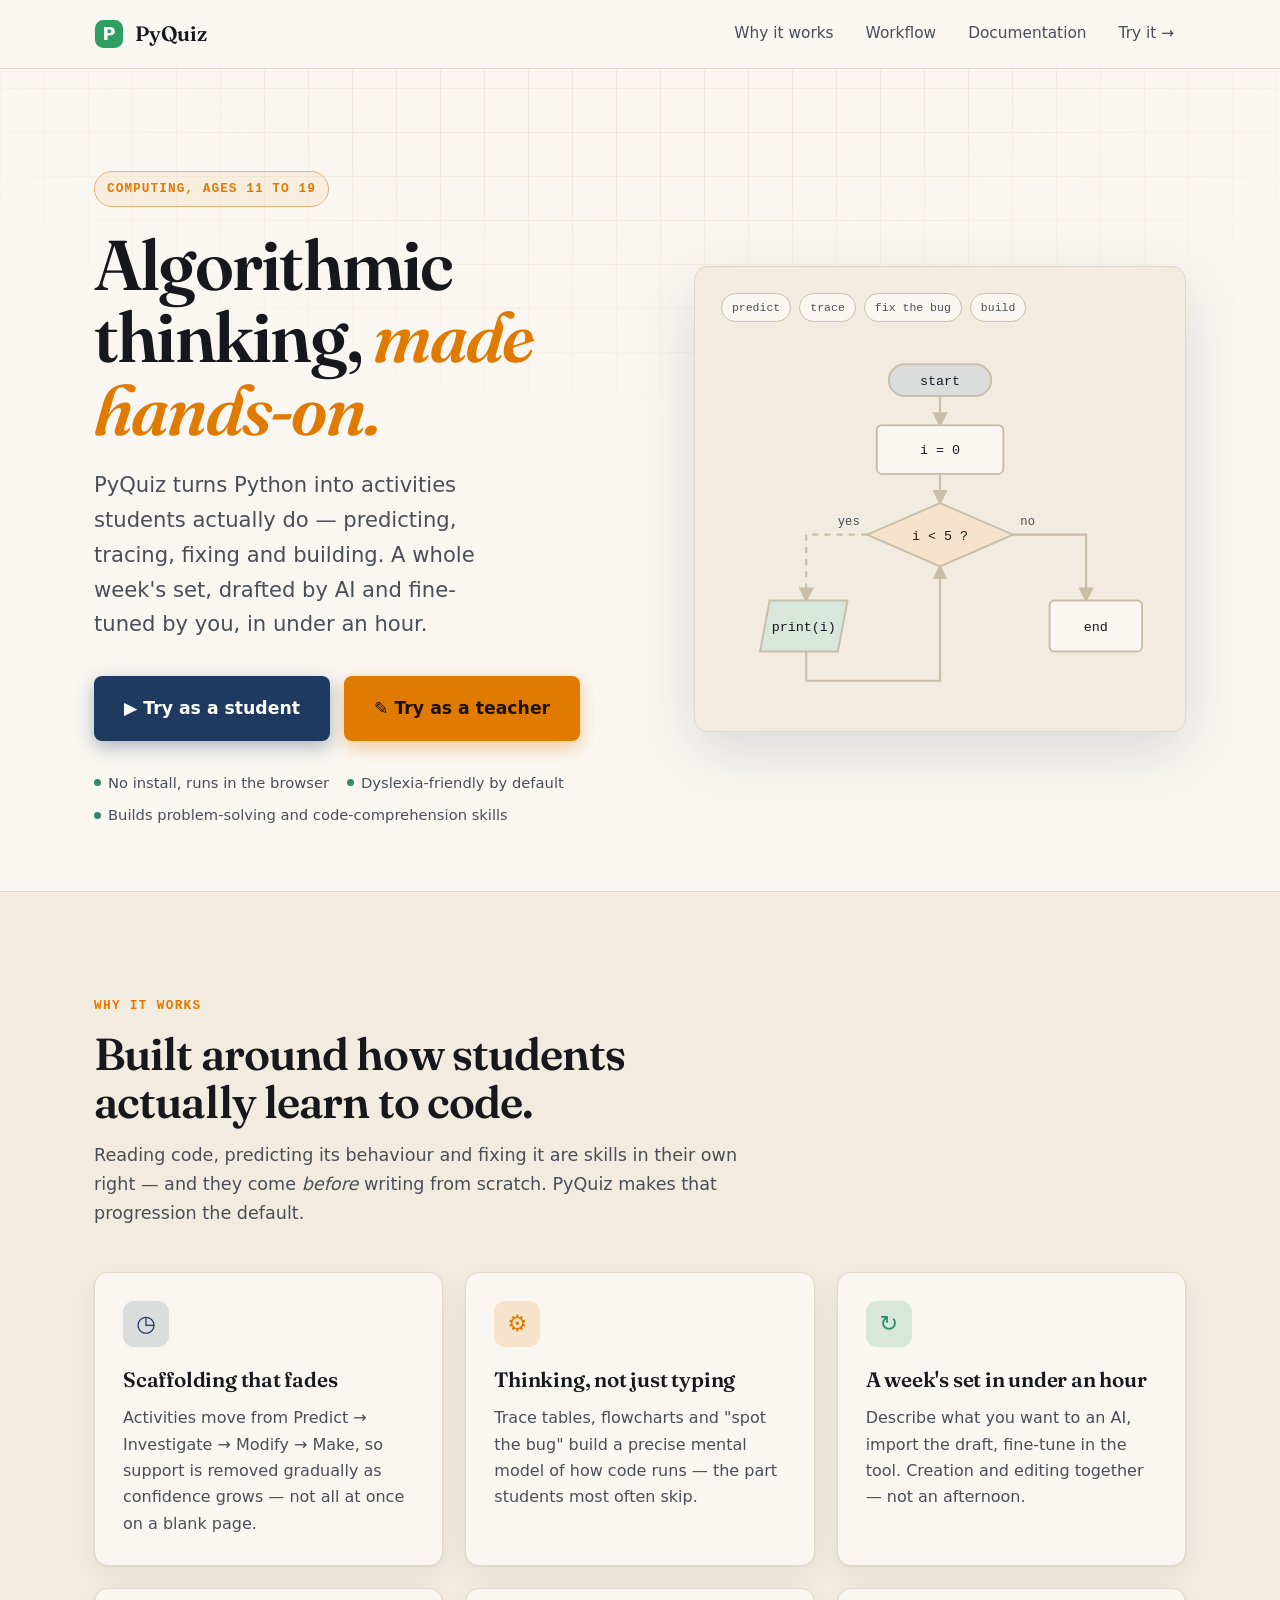
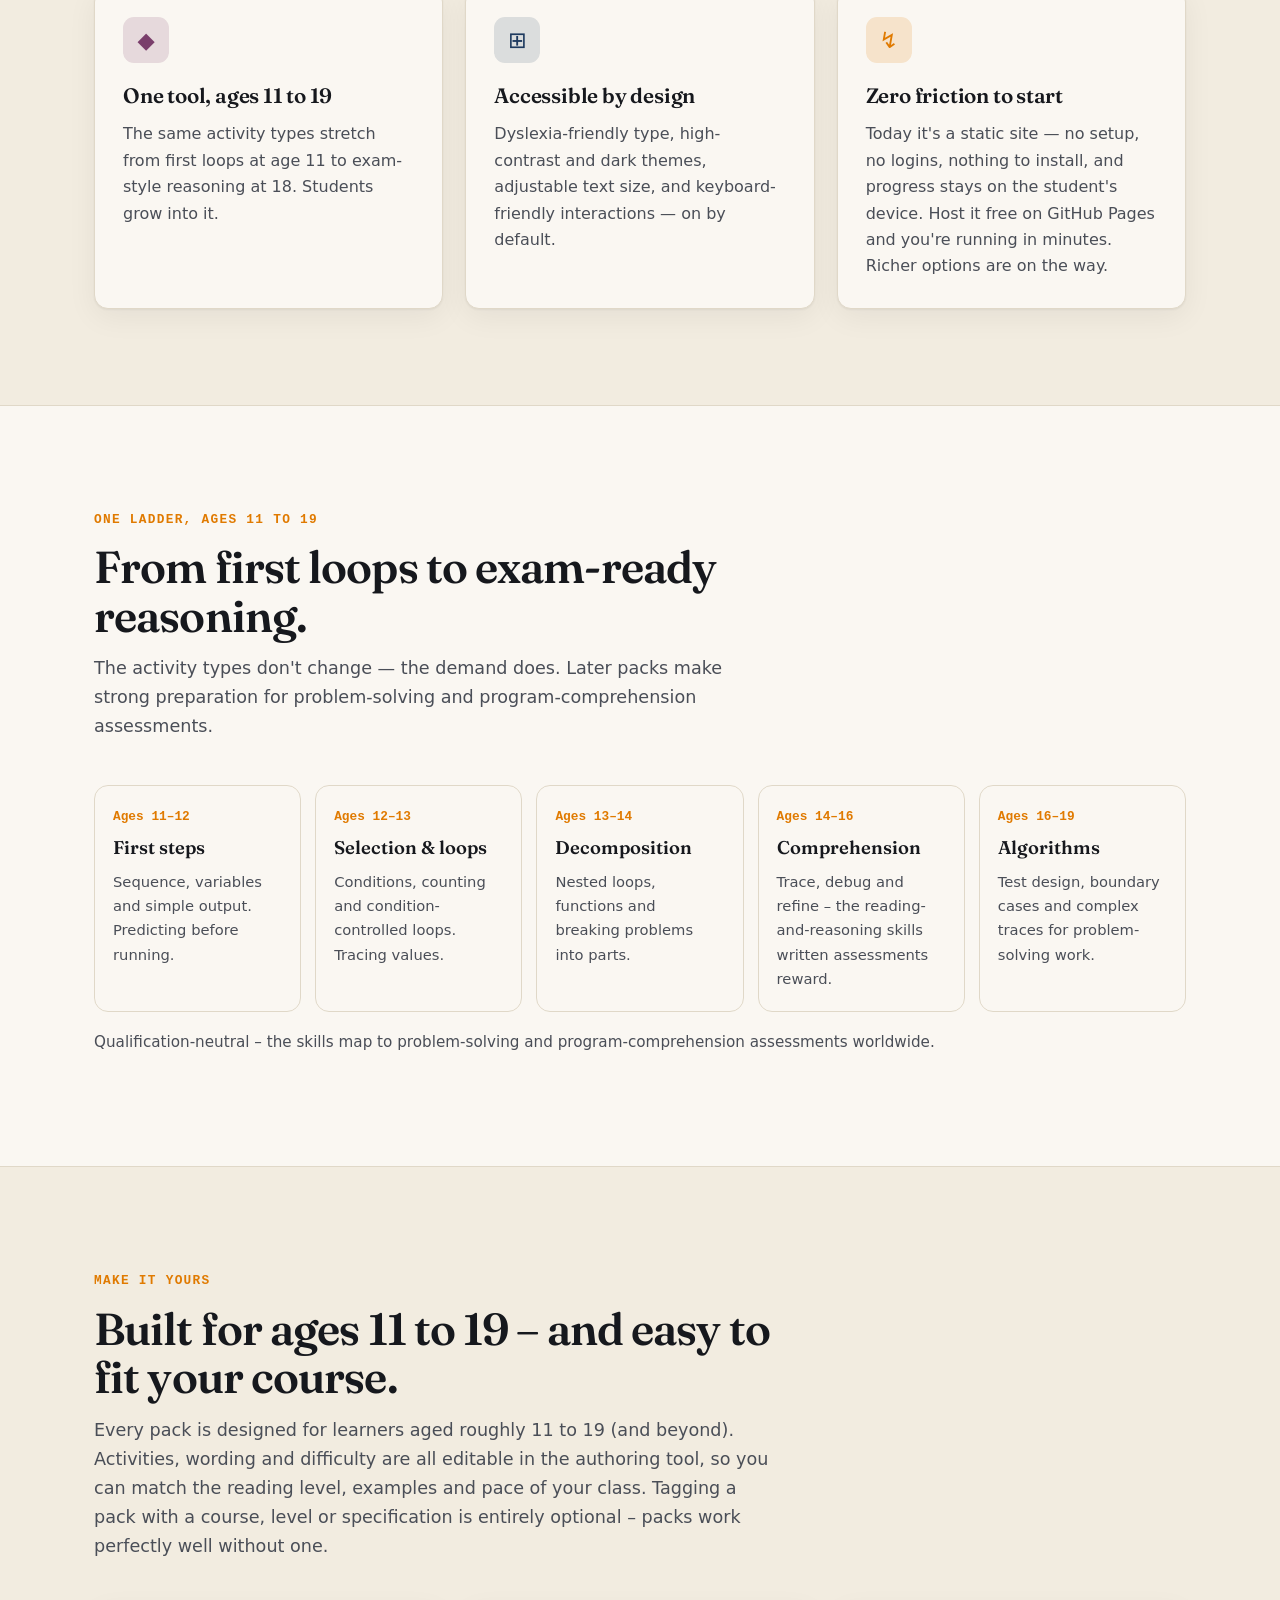
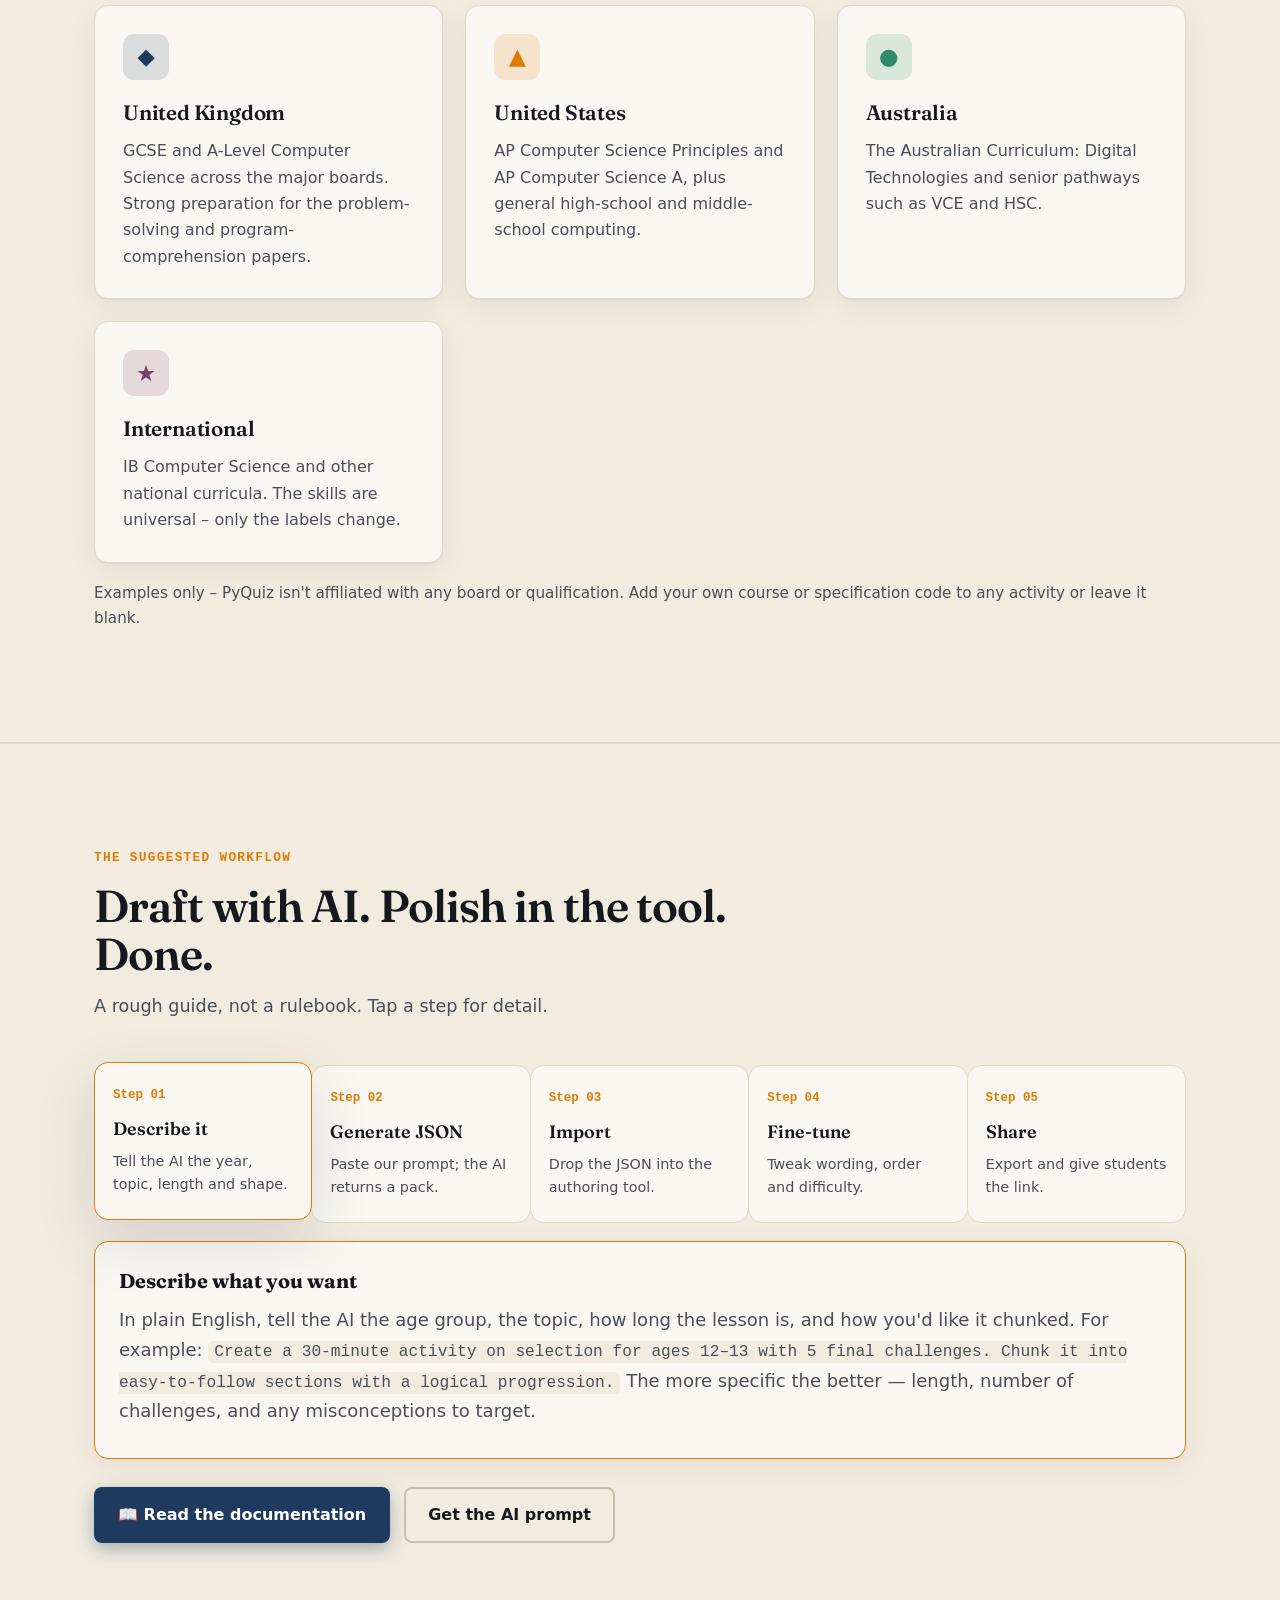
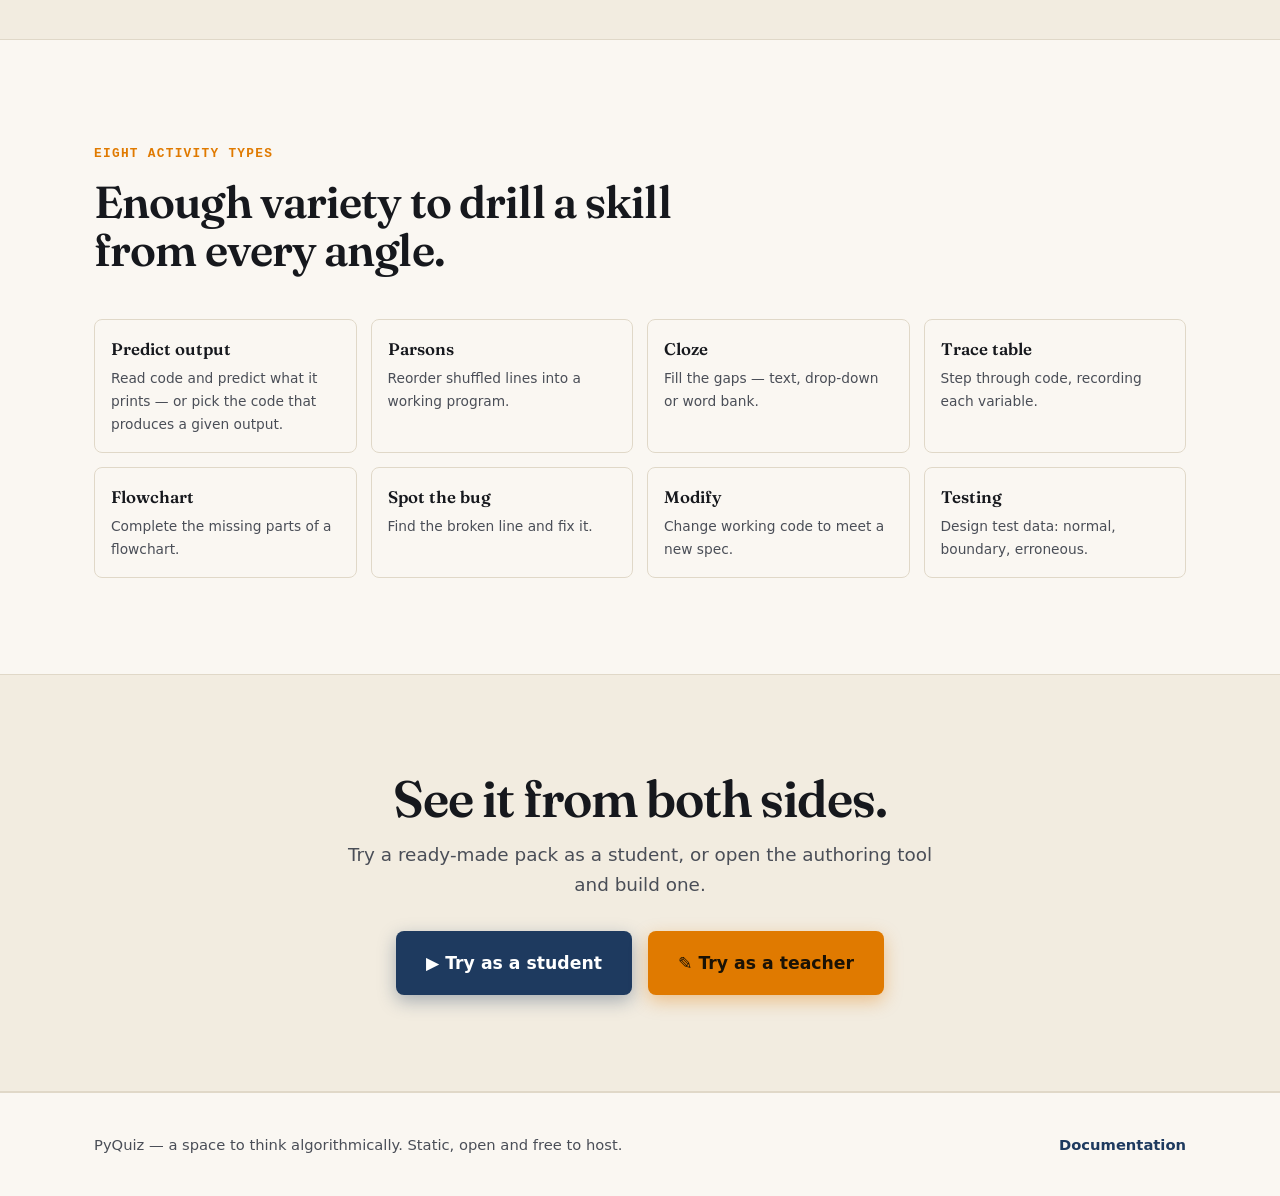
<file: index.html>
<!DOCTYPE html>
<html lang="en-GB" data-theme="light">
<head>
<meta charset="utf-8">
<meta name="viewport" content="width=device-width, initial-scale=1">
<title>PyQuiz — algorithmic thinking, taught well</title>
<meta name="description" content="PyQuiz turns Python and algorithmic thinking into hands-on activities for learners aged 11 to 19. Build a week's worth in under an hour with AI, then fine-tune in the authoring tool.">
<link rel="preconnect" href="https://fonts.googleapis.com">
<link rel="preconnect" href="https://fonts.gstatic.com" crossorigin>
<link href="https://fonts.googleapis.com/css2?family=Fraunces:ital,opsz,wght@0,9..144,400;0,9..144,600;1,9..144,600&display=swap" rel="stylesheet">
<link rel="stylesheet" href="site/site.css">
</head>
<body>

<header class="site-top">
  <div class="wrap">
    <a class="brand" href="index.html" aria-label="PyQuiz home">
      <svg class="mark" viewBox="0 0 32 32" fill="none" aria-hidden="true">
        <rect x="1" y="1" width="30" height="30" rx="9" fill="#2F9E63"/>
        <text x="16" y="22" text-anchor="middle" font-family="'Bricolage Grotesque', system-ui, sans-serif" font-weight="800" font-size="19" fill="#FFFFFF">P</text>
      </svg>
      PyQuiz
    </a>
    <nav class="site-nav">
      <a class="navlink hide-sm" href="#why">Why it works</a>
      <a class="navlink hide-sm" href="#workflow">Workflow</a>
      <a class="navlink hide-sm" href="docs.html">Documentation</a>
      <a class="navlink" href="student/index.html">Try it →</a>
    </nav>
  </div>
</header>

<!-- ============ HERO ============ -->
<section class="hero">
  <div class="wrap hero-grid">
    <div class="hero-copy">
      <span class="eyebrow reveal d1">Computing, ages 11 to 19</span>
      <h1 class="reveal d2">Algorithmic thinking, <span class="ink-accent">made hands-on.</span></h1>
      <p class="lede reveal d3">PyQuiz turns Python into activities students actually do — predicting, tracing, fixing and building. A whole week's set, drafted by AI and fine-tuned by you, in under an hour.</p>
      <div class="hero-cta reveal d4">
        <a class="btn btn-primary btn-lg" href="student/index.html">▶ Try as a student</a>
        <a class="btn btn-amber btn-lg" href="teacher/index.html">✎ Try as a teacher</a>
      </div>
      <div class="hero-tags reveal d5">
        <span><span class="dot"></span> No install, runs in the browser</span>
        <span><span class="dot"></span> Dyslexia-friendly by default</span>
        <span><span class="dot"></span> Builds problem-solving and code-comprehension skills</span>
      </div>
    </div>

    <div class="hero-figure reveal d3" aria-hidden="true">
      <div class="chip-row">
        <span class="chip">predict</span>
        <span class="chip">trace</span>
        <span class="chip">fix the bug</span>
        <span class="chip">build</span>
      </div>
      <svg viewBox="0 0 360 300" role="img" aria-label="A small flowchart for a counting loop">
        <defs>
          <marker id="ar" viewBox="0 0 10 10" refX="8.5" refY="5" markerWidth="7" markerHeight="7" orient="auto-start-reverse">
            <path d="M0 0 L10 5 L0 10 z" fill="var(--line-strong)"/>
          </marker>
        </defs>
        <!-- edges -->
        <path class="fc-edge" d="M180 44 L180 70"/>
        <path class="fc-edge" d="M180 110 L180 134"/>
        <path class="fc-edge flow-dash" d="M140 160 L70 160 L70 214"/>
        <path class="fc-edge" d="M220 160 L300 160 L300 214"/>
        <path class="fc-edge" d="M70 256 L70 280 L180 280 L180 186"/>
        <text class="fc-elabel" x="96" y="152">yes</text>
        <text class="fc-elabel" x="246" y="152">no</text>
        <!-- nodes -->
        <rect class="fc-node fc-term" x="138" y="20" width="84" height="26" rx="13"/>
        <text class="fc-label" x="180" y="37" text-anchor="middle">start</text>
        <rect class="fc-node" x="128" y="70" width="104" height="40" rx="4"/>
        <text class="fc-label" x="180" y="94" text-anchor="middle">i = 0</text>
        <polygon class="fc-node fc-dec" points="180,134 240,160 180,186 120,160"/>
        <text class="fc-label" x="180" y="164" text-anchor="middle">i &lt; 5 ?</text>
        <polygon class="fc-node fc-io" points="40,214 104,214 96,256 32,256"/>
        <text class="fc-label" x="68" y="239" text-anchor="middle">print(i)</text>
        <rect class="fc-node" x="270" y="214" width="76" height="42" rx="4"/>
        <text class="fc-label" x="308" y="239" text-anchor="middle">end</text>
      </svg>
    </div>
  </div>
</section>

<!-- ============ WHY ============ -->
<section class="section alt-bg" id="why">
  <div class="wrap">
    <div class="section-head">
      <span class="kicker">Why it works</span>
      <h2>Built around how students actually learn to code.</h2>
      <p class="sub">Reading code, predicting its behaviour and fixing it are skills in their own right — and they come <em>before</em> writing from scratch. PyQuiz makes that progression the default.</p>
    </div>
    <div class="cards">
      <div class="card">
        <div class="ic ic-navy">◷</div>
        <h3>Scaffolding that fades</h3>
        <p>Activities move from Predict → Investigate → Modify → Make, so support is removed gradually as confidence grows — not all at once on a blank page.</p>
      </div>
      <div class="card">
        <div class="ic ic-amber">⚙</div>
        <h3>Thinking, not just typing</h3>
        <p>Trace tables, flowcharts and "spot the bug" build a precise mental model of how code runs — the part students most often skip.</p>
      </div>
      <div class="card">
        <div class="ic ic-teal">↻</div>
        <h3>A week's set in under an hour</h3>
        <p>Describe what you want to an AI, import the draft, fine-tune in the tool. Creation and editing together — not an afternoon.</p>
      </div>
      <div class="card">
        <div class="ic ic-plum">◆</div>
        <h3>One tool, ages 11 to 19</h3>
        <p>The same activity types stretch from first loops at age 11 to exam-style reasoning at 18. Students grow into it.</p>
      </div>
      <div class="card">
        <div class="ic ic-navy">⊞</div>
        <h3>Accessible by design</h3>
        <p>Dyslexia-friendly type, high-contrast and dark themes, adjustable text size, and keyboard-friendly interactions — on by default.</p>
      </div>
      <div class="card">
        <div class="ic ic-amber">↯</div>
        <h3>Zero friction to start</h3>
        <p>Today it's a static site — no setup, no logins, nothing to install, and progress stays on the student's device. Host it free on GitHub Pages and you're running in minutes. Richer options are on the way.</p>
      </div>
    </div>
  </div>
</section>

<!-- ============ AGE BANDS ============ -->
<section class="section" id="stages">
  <div class="wrap">
    <div class="section-head">
      <span class="kicker">One ladder, ages 11 to 19</span>
      <h2>From first loops to exam-ready reasoning.</h2>
      <p class="sub">The activity types don't change — the demand does. Later packs make strong preparation for problem-solving and program-comprehension assessments.</p>
    </div>
    <div class="ks-band">
      <div class="ks">
        <div class="yr">Ages 11–12</div>
        <h4>First steps</h4>
        <p>Sequence, variables and simple output. Predicting before running.</p>
      </div>
      <div class="ks">
        <div class="yr">Ages 12–13</div>
        <h4>Selection &amp; loops</h4>
        <p>Conditions, counting and condition-controlled loops. Tracing values.</p>
      </div>
      <div class="ks">
        <div class="yr">Ages 13–14</div>
        <h4>Decomposition</h4>
        <p>Nested loops, functions and breaking problems into parts.</p>
      </div>
      <div class="ks">
        <div class="yr">Ages 14–16</div>
        <h4>Comprehension</h4>
        <p>Trace, debug and refine – the reading-and-reasoning skills written assessments reward.</p>
      </div>
      <div class="ks">
        <div class="yr">Ages 16–19</div>
        <h4>Algorithms</h4>
        <p>Test design, boundary cases and complex traces for problem-solving work.</p>
      </div>
    </div>
    <p class="sub" style="margin-top:18px;font-size:0.95rem;">Qualification-neutral – the skills map to problem-solving and program-comprehension assessments worldwide.</p>
  </div>
</section>

<!-- ============ CUSTOMISE / QUALIFICATIONS ============ -->
<section class="section alt-bg" id="customise">
  <div class="wrap">
    <div class="section-head">
      <span class="kicker">Make it yours</span>
      <h2>Built for ages 11 to 19 – and easy to fit your course.</h2>
      <p class="sub">Every pack is designed for learners aged roughly 11 to 19 (and beyond). Activities, wording and difficulty are all editable in the authoring tool, so you can match the reading level, examples and pace of your class. Tagging a pack with a course, level or specification is entirely optional – packs work perfectly well without one.</p>
    </div>
    <div class="cards">
      <div class="card">
        <div class="ic ic-navy">◆</div>
        <h3>United Kingdom</h3>
        <p>GCSE and A-Level Computer Science across the major boards. Strong preparation for the problem-solving and program-comprehension papers.</p>
      </div>
      <div class="card">
        <div class="ic ic-amber">▲</div>
        <h3>United States</h3>
        <p>AP Computer Science Principles and AP Computer Science A, plus general high-school and middle-school computing.</p>
      </div>
      <div class="card">
        <div class="ic ic-teal">●</div>
        <h3>Australia</h3>
        <p>The Australian Curriculum: Digital Technologies and senior pathways such as VCE and HSC.</p>
      </div>
      <div class="card">
        <div class="ic ic-plum">★</div>
        <h3>International</h3>
        <p>IB Computer Science and other national curricula. The skills are universal – only the labels change.</p>
      </div>
    </div>
    <p class="sub" style="margin-top:18px;font-size:0.95rem;">Examples only – PyQuiz isn't affiliated with any board or qualification. Add your own course or specification code to any activity or leave it blank.</p>
  </div>
</section>

<!-- ============ WORKFLOW ============ -->
<section class="section alt-bg" id="workflow">
  <div class="wrap">
    <div class="section-head">
      <span class="kicker">The suggested workflow</span>
      <h2>Draft with AI. Polish in the tool. Done.</h2>
      <p class="sub">A rough guide, not a rulebook. Tap a step for detail.</p>
    </div>
    <div class="flow-steps" id="flowSteps">
      <button class="flow-step" data-step="0" aria-expanded="false">
        <div class="n">Step 01</div><h4>Describe it</h4>
        <p class="tldr">Tell the AI the year, topic, length and shape.</p>
      </button>
      <button class="flow-step" data-step="1" aria-expanded="false">
        <div class="n">Step 02</div><h4>Generate JSON</h4>
        <p class="tldr">Paste our prompt; the AI returns a pack.</p>
      </button>
      <button class="flow-step" data-step="2" aria-expanded="false">
        <div class="n">Step 03</div><h4>Import</h4>
        <p class="tldr">Drop the JSON into the authoring tool.</p>
      </button>
      <button class="flow-step" data-step="3" aria-expanded="false">
        <div class="n">Step 04</div><h4>Fine-tune</h4>
        <p class="tldr">Tweak wording, order and difficulty.</p>
      </button>
      <button class="flow-step" data-step="4" aria-expanded="false">
        <div class="n">Step 05</div><h4>Share</h4>
        <p class="tldr">Export and give students the link.</p>
      </button>
    </div>
    <div class="flow-detail" id="flowDetail" role="region" aria-live="polite"></div>
    <div style="margin-top:28px; display:flex; gap:14px; flex-wrap:wrap;">
      <a class="btn btn-primary" href="docs.html">📖 Read the documentation</a>
      <a class="btn btn-ghost" href="docs.html#prompt">Get the AI prompt</a>
    </div>
  </div>
</section>

<!-- ============ ACTIVITY TYPES ============ -->
<section class="section" id="types">
  <div class="wrap">
    <div class="section-head">
      <span class="kicker">Eight activity types</span>
      <h2>Enough variety to drill a skill from every angle.</h2>
    </div>
    <div class="types">
      <div class="type-chip"><div class="t">Predict output</div><div class="d">Read code and predict what it prints — or pick the code that produces a given output.</div></div>
      <div class="type-chip"><div class="t">Parsons</div><div class="d">Reorder shuffled lines into a working program.</div></div>
      <div class="type-chip"><div class="t">Cloze</div><div class="d">Fill the gaps — text, drop-down or word bank.</div></div>
      <div class="type-chip"><div class="t">Trace table</div><div class="d">Step through code, recording each variable.</div></div>
      <div class="type-chip"><div class="t">Flowchart</div><div class="d">Complete the missing parts of a flowchart.</div></div>
      <div class="type-chip"><div class="t">Spot the bug</div><div class="d">Find the broken line and fix it.</div></div>
      <div class="type-chip"><div class="t">Modify</div><div class="d">Change working code to meet a new spec.</div></div>
      <div class="type-chip"><div class="t">Testing</div><div class="d">Design test data: normal, boundary, erroneous.</div></div>
    </div>
  </div>
</section>

<!-- ============ CTA ============ -->
<section class="section alt-bg cta-band">
  <div class="wrap">
    <h2>See it from both sides.</h2>
    <p class="sub">Try a ready-made pack as a student, or open the authoring tool and build one.</p>
    <div class="cta-pair">
      <a class="btn btn-primary btn-lg" href="student/index.html">▶ Try as a student</a>
      <a class="btn btn-amber btn-lg" href="teacher/index.html">✎ Try as a teacher</a>
    </div>
  </div>
</section>

<footer class="site-foot">
  <div class="wrap">
    <span>PyQuiz — a space to think algorithmically. Static, open and free to host.</span>
    <span><a href="docs.html" style="color:var(--navy);text-decoration:none;font-weight:700;">Documentation</a></span>
  </div>
</footer>

<script>
  // Workflow step detail panel.
  var DETAIL = [
    { h: "Describe what you want", b: "In plain English, tell the AI the age group, the topic, how long the lesson is, and how you'd like it chunked. For example: <code>Create a 30-minute activity on selection for ages 12–13 with 5 final challenges. Chunk it into easy-to-follow sections with a logical progression.</code> The more specific the better — length, number of challenges, and any misconceptions to target." },
    { h: "Generate the pack JSON", b: "Paste the PyQuiz system prompt (from the documentation) first, then your request. The prompt teaches the AI every activity type, the exact JSON shape, and the pedagogy — fading scaffolding, sensible difficulty progression, sectioning — so it returns a complete, importable pack rather than a vague outline. Works with ChatGPT, Claude, Gemini or Copilot." },
    { h: "Import the draft", b: "Open the authoring tool, choose <code>Import</code>, and drop in the JSON (or a <code>.pyquiz</code> file). Everything appears as editable activities grouped into sections. If the AI made a structural mistake, the tool flags it for you automatically." },
    { h: "Fine-tune to your class", b: "This is where your expertise lands. Reorder activities by dragging, adjust difficulty, sharpen the wording of a hint, swap a variable name to match your examples, or delete anything that doesn't fit. Preview each activity exactly as students will see it." },
    { h: "Share with students", b: "Export the pack — primarily as a <code>.pyquiz</code> file — and add it to your packs folder, or just hand students the file. They open the student page, pick the pack, and start. Progress saves on their own device." }
  ];
  var steps = document.getElementById("flowSteps");
  var detail = document.getElementById("flowDetail");
  var current = -1;
  steps.addEventListener("click", function (ev) {
    var btn = ev.target.closest(".flow-step");
    if (!btn) return;
    var i = parseInt(btn.getAttribute("data-step"), 10);
    var all = steps.querySelectorAll(".flow-step");
    if (current === i) {
      current = -1;
      detail.classList.remove("open");
      all.forEach(function (b) { b.setAttribute("aria-expanded", "false"); });
      return;
    }
    current = i;
    all.forEach(function (b) { b.setAttribute("aria-expanded", b === btn ? "true" : "false"); });
    detail.innerHTML = "<h4>" + DETAIL[i].h + "</h4><p>" + DETAIL[i].b + "</p>";
    detail.classList.remove("open");
    void detail.offsetWidth;            // restart the animation
    detail.classList.add("open");
  });
  // Open the first step by default so the section never looks empty.
  steps.querySelector('.flow-step[data-step="0"]').click();
</script>
</body>
</html>
</file>
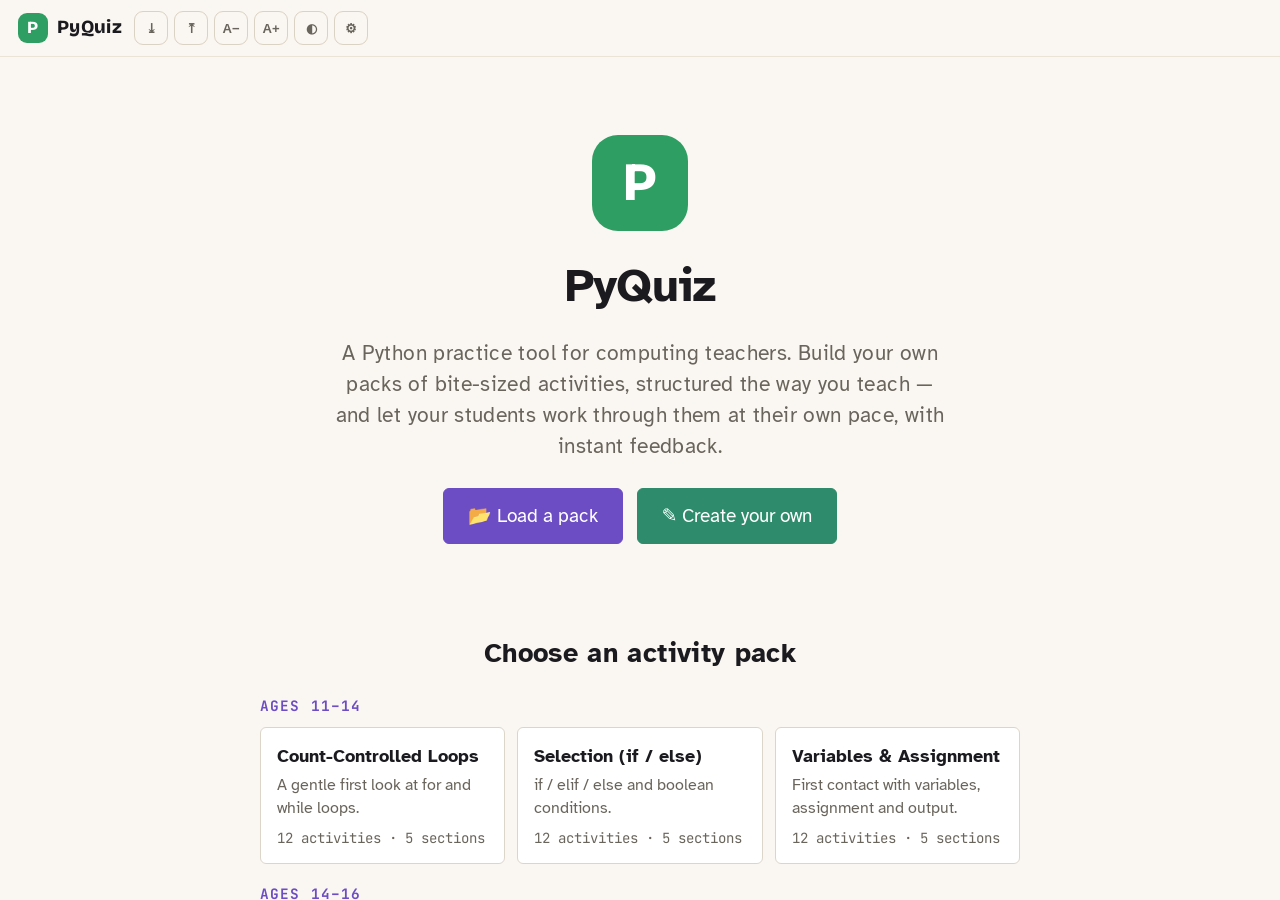
<file: student/index.html>
<!DOCTYPE html>
<html lang="en-GB" data-theme="" data-font="atkinson" data-size="18" data-line="1.6" data-motion="">
<head>
<meta charset="utf-8">
<meta name="viewport" content="width=device-width, initial-scale=1, viewport-fit=cover">
<meta name="color-scheme" content="light">
<meta name="application-name" content="PyQuiz — Student">
<title>PyQuiz — Student</title>
<link rel="preconnect" href="https://fonts.googleapis.com">
<link rel="preconnect" href="https://fonts.gstatic.com" crossorigin>
<link href="https://fonts.googleapis.com/css2?family=Atkinson+Hyperlegible:wght@400;700&family=Bricolage+Grotesque:opsz,wght@12..96,600;12..96,700;12..96,800&family=JetBrains+Mono:wght@400;500;700&display=swap" rel="stylesheet">

<link rel="stylesheet" href="css/css__base.css">
<link rel="stylesheet" href="css/css__activities.css">
</head>
<body>
<div class="skip"><a href="#main-region" class="skip-link">Skip to main content</a></div>

<div class="app sk">
  <header class="sk-top" role="banner">
    <a href="../index.html" class="sk-brand" aria-label="PyQuiz home" title="Back to the PyQuiz home page">
      <span class="mark" aria-hidden="true">P</span><span class="bn">PyQuiz</span>
    </a>
    <div class="sk-carousel">
      <button class="sk-nav" id="nav-prev" data-dir="-1" aria-label="Previous activity">←</button>
      <div class="sk-dock" id="dock"><div class="sk-tape" id="tape" role="tablist" aria-label="Activities"></div></div>
      <button class="sk-nav" id="nav-next" data-dir="1" aria-label="Next activity">→</button>
    </div>
    <span class="topbar-pack-title sr-only" id="pack-title"></span>
    <div class="sk-tools">
      <button class="sk-ico" id="load-btn" aria-label="Load a pack" title="Load — open a .pyquiz pack">⤓</button>
      <button class="sk-ico" id="export-btn" aria-label="Export progress" title="Export — download your progress">⤒</button>
      <button class="sk-ico" id="size-down" aria-label="Decrease text size" title="Smaller text">A−</button>
      <button class="sk-ico" id="size-up" aria-label="Increase text size" title="Larger text">A+</button>
      <button class="sk-ico" id="theme-btn" aria-label="Cycle theme" title="Cycle theme">◐</button>
      <button class="sk-ico" id="settings-btn" aria-label="Open settings" title="Settings">⚙</button>
    </div>
  </header>
  <div id="storage-banner" class="banner" hidden></div>
  <div id="error-banner" class="banner error" hidden></div>

  <div class="sk-body" id="bodyEl">
    <aside class="sk-drawer" id="side-panel" aria-label="Activity details">
      <div class="sk-dh">
        <button class="sk-tagbtn" id="tagbtn" title="What is this activity?"><span id="tagtext">activity</span></button>
        <div class="sk-tools-m">
          <button class="sk-ico" id="load-btn-m" aria-label="Load a pack" title="Load a pack">⤓</button>
          <button class="sk-ico" id="size-down-m" aria-label="Decrease text size" title="Smaller text">A−</button>
          <button class="sk-ico" id="size-up-m" aria-label="Increase text size" title="Larger text">A+</button>
          <button class="sk-ico" id="theme-btn-m" aria-label="Cycle theme" title="Cycle theme">◐</button>
          <button class="sk-ico" id="settings-btn-m" aria-label="Open settings" title="Settings">⚙</button>
        </div>
        <button class="sk-collapse" id="collapse" aria-label="Hide panel" title="Hide panel">‹</button>
      </div>
      <div class="sk-score" id="sk-score" aria-label="Pack progress">
        <div class="sk-score-track" id="sk-score-track"></div>
        <span class="sk-score-num" id="sk-score-num">0/0</span>
      </div>
      <div class="sk-tabs" role="tablist">
        <button class="sk-tab active" data-pane="brief" role="tab" aria-selected="true">Brief</button>
        <button class="sk-tab" data-pane="fb" role="tab" aria-selected="false">Feedback <span class="sk-tabdot" id="fb-dot" hidden></span></button>
      </div>
      <div class="sk-tbody" id="side-panel-body"></div>
    </aside>

    <button class="sk-handle" id="handle" title="Show details" aria-label="Show details"><b>›</b><span class="vl">Details</span></button>
    <main class="sk-work" id="main-region" tabindex="-1" aria-label="Activity"></main>
  </div>

  <footer class="sk-bar">
    <div class="sk-left">
      <button class="sk-sec info" id="info-btn"><span class="bi">ⓘ</span><span class="txt">Info</span></button>
      <button class="sk-sec" id="reset-btn"><span class="bi">↺</span><span class="txt">Reset</span></button>
      <button class="sk-sec hint" id="hint-btn"><span class="bi">💡</span><span class="txt">Hint</span></button>
      <button class="sk-sec soln" id="soln-btn" title="Hold to reveal"><span class="fill" id="soln-fill"></span><span class="bi">🔑</span><span class="txt">Solution</span></button>
    </div>
    <button class="sk-check" id="check-btn">Check ✓</button>
  </footer>

  <!-- hidden compatibility nodes kept in sync by the engine -->
  <ol id="task-ol" hidden aria-hidden="true"></ol>
  <span class="sr-only"><span id="score">0 / 0</span><span id="task-list-progress-fill"></span></span>

  <div id="notes"></div>

  <div class="sk-scrim" id="help-scrim"><div class="sk-modal" role="dialog" aria-modal="true" aria-labelledby="help-title">
    <div class="mh"><span class="badge" id="help-icon">📋</span><div><div class="sub">How this activity works</div><h2 id="help-title">Activity</h2></div><button class="x" data-sk-close aria-label="Close">✕</button></div>
    <div id="help-body"></div>
  </div></div>

  <div class="sk-scrim" id="info-scrim"><div class="sk-modal" role="dialog" aria-modal="true" aria-labelledby="info-title">
    <div class="mh"><span class="badge">📚</span><div><div class="sub">About this collection</div><h2 id="info-title">Pack</h2></div><button class="x" data-sk-close aria-label="Close">✕</button></div>
    <div id="info-body"></div>
  </div></div>

  <span class="live" aria-live="polite" id="live-polite"></span>
  <span class="live" aria-live="assertive" id="live-assert"></span>
</div>

<link rel="stylesheet" href="css/style-03.css">

<style id="pq-skin">
/* ============================================================
   ACTIVITY SKIN — single source of truth.

   Restyles the real renderer output to the mockup visual language
   (window code cards, consistent zone widths, output/bin/options/
   word-bank, tables, cloze blanks, flowchart). Scoped to `.sk`.

   This file is injected verbatim into BOTH student.html and
   teacher.html by integration/apply.py (into the <style id="pq-skin">
   element), so the player and the authoring preview render activities
   identically and can never drift. Edit here, then rebuild.

   It relies on the host page providing the --sk-* palette tokens and
   the base renderer CSS; only --zw is owned here.
   ============================================================ */
.sk{--zw:30rem}
/* Centre the activity column in the work area. */
.sk .sk-work .activity-wrap{max-width:760px;margin:0 auto;display:flex;flex-direction:column;align-items:center;gap:22px}
.sk .sk-work .activity-body{width:100%;background:transparent;border:none;box-shadow:none;padding:0;margin:0;display:flex;flex-direction:column;align-items:center;gap:20px}
.sk .sk-work .activity-body>*{width:100%;max-width:var(--zw)}
.sk .sk-work .po,.sk .sk-work .parsons,.sk .sk-work .cloze,.sk .sk-work .trace-table-wrap,.sk .sk-work .flowchart-activity,.sk .sk-work .testing-activity{display:flex;flex-direction:column;align-items:center;gap:16px;width:100%}
/* Section sub-labels above zones (Code / Output / etc.) */
.sk .sk-work h3{font-family:var(--font-mono);font-size:.68rem;letter-spacing:.14em;text-transform:uppercase;color:var(--muted);font-weight:700;margin:0 0 2px;align-self:flex-start;width:min(var(--zw),100%)}

/* ---- code as a "window" card (the .sk-window wrapper is the frame) ---- */
.sk .sk-work .sk-window{width:min(var(--zw),100%);background:#F4EFE6;border:1px solid var(--sk-line2);border-radius:14px;overflow:hidden;
  box-shadow:0 2px 0 rgba(40,30,10,.04),0 18px 40px -22px rgba(40,30,10,.4)}
.sk .sk-work .sk-window>.code-block,
.sk .sk-work .sk-window>.cloze-code,
.sk .sk-work .sk-window>.stb-code,
.sk .sk-work .sk-window>.parsons-area[data-area="program"]{
  width:100%;background:transparent;border:none;border-radius:0;box-shadow:none;padding:0;margin:0}
.sk .sk-work .code-block pre{padding:14px 18px;font-size:1.02rem;line-height:1.85;white-space:pre;overflow-x:auto;margin:0}
[data-theme="dark"] .sk .sk-work .sk-window{background:#1F1F24}

/* Injected window title bar: filename + copy icon (left), coloured dots (right) */
.sk .sk-winbar{display:flex;align-items:center;gap:8px;height:38px;padding:0 14px;background:#ECE6DA;border-bottom:1px solid var(--sk-line2);font-family:var(--font-mono);font-size:.74rem;color:var(--muted)}
.sk .sk-winbar .fname{font-weight:700;color:var(--fg)}
.sk .sk-winbar .sk-copy{display:inline-flex;align-items:center;justify-content:center;width:24px;height:24px;border-radius:6px;border:1px solid var(--sk-line2);background:var(--bg);color:var(--muted);cursor:pointer;font-size:.8rem;line-height:1;padding:0}
.sk .sk-winbar .sk-copy:hover{border-color:var(--sk-sel);color:var(--sk-sel)}
.sk .sk-winbar .sk-copy.copied{border-color:var(--sk-green);color:var(--sk-green-ink)}
.sk .sk-winbar .dots{margin-left:auto;display:flex;gap:6px}
.sk .sk-winbar .dots i{width:11px;height:11px;border-radius:50%}
.sk .sk-winbar .dots i:nth-child(1){background:#E0584B}
.sk .sk-winbar .dots i:nth-child(2){background:#E6B23C}
.sk .sk-winbar .dots i:nth-child(3){background:#46B36B}
[data-theme="dark"] .sk .sk-winbar{background:#2A2A30}
[data-theme="hc"] .sk .sk-winbar .dots i{outline:1px solid #FFEC3D}

/* ---- predict: output box + MC options ---- */
.sk .sk-work .po-free{width:min(var(--zw),100%);display:flex;flex-direction:column;gap:6px}
.sk .sk-work .po-free label{font-family:var(--font-mono);font-size:.68rem;letter-spacing:.14em;text-transform:uppercase;color:var(--muted);font-weight:700}
.sk .sk-work .po-input{width:100%;font-family:var(--font-mono);font-size:1.04rem;line-height:1.85;background:#FFFEFB;border:2px solid var(--sk-green);border-radius:13px;padding:14px 18px;min-height:120px;
  box-shadow:inset 0 0 0 4px var(--sk-green-soft);outline:none;resize:vertical}
[data-theme="dark"] .sk .sk-work .po-input{background:#1F1F24;box-shadow:inset 0 0 0 4px var(--sk-green-soft)}
.sk .sk-work .po-options{width:min(var(--zw),100%);display:flex;flex-direction:column;gap:10px}
.sk .sk-work .po-options-legend{font-family:var(--font-mono);font-size:.68rem;letter-spacing:.14em;text-transform:uppercase;color:var(--muted);font-weight:700;margin:0 0 2px}
.sk .sk-work .po-option{display:flex;align-items:center;gap:12px;text-align:left;background:#FFFEFB;border:1.5px solid var(--sk-line2);border-radius:11px;padding:12px 14px;cursor:pointer;width:100%}
.sk .sk-work .po-option:hover{border-color:var(--sk-sel-line)}
.sk .sk-work .po-option.selected{border-color:var(--sk-sel);box-shadow:0 0 0 3px var(--sk-sel-soft)}
.sk .sk-work .po-option-code{margin:0;font-family:var(--font-mono);font-size:1rem;white-space:pre;background:transparent;border:none;padding:0}
[data-theme="dark"] .sk .sk-work .po-option{background:#1F1F24}

/* ---- parsons: program window + bin same width ---- */
.sk .sk-work .parsons-areas{width:min(var(--zw),100%);display:flex;flex-direction:column;gap:14px}
.sk .sk-work .parsons-area.parsons-bin{width:100%;border-radius:12px;border:1.5px dashed var(--sk-line2);background:#FBF9F4;padding:14px}
/* The program area is framed as a code window; hide its "Program" heading
   (the injected window title bar replaces it) and pad the block list. */
.sk .sk-work .parsons-area[data-area="program"]>h3{display:none}
.sk .sk-work .parsons-area[data-area="program"] .parsons-list{padding:14px}
.sk .sk-work .parsons-area.drag-over{background:var(--sk-sel-soft);border-color:var(--sk-sel-line)}
.sk .sk-work .parsons-block{background:#FFFEFB;border:1.5px solid var(--sk-line2);border-radius:11px;padding:13px 15px;font-family:var(--font-mono);font-size:1.02rem}
.sk .sk-work .parsons-block.selected{border-color:var(--sk-sel);box-shadow:0 0 0 2px var(--sk-sel-soft);background:var(--sk-sel-soft)}
.sk .sk-work .parsons-block.drop-above{box-shadow:0 3px 0 var(--sk-sel) inset}
.sk .sk-work .parsons-block.drop-below{box-shadow:0 -3px 0 var(--sk-sel) inset}
[data-theme="dark"] .sk .sk-work .parsons-block{background:#1F1F24}
/* ---- bug/modify code window ---- */
.sk .sk-work .stb-code{list-style:none;margin:0;padding:14px;font-family:var(--font-mono);font-size:1.02rem;line-height:1.7}
.sk .sk-work .sk-window>.stb-code{padding:14px}
/* Remove-line: the program list is the window; the Bin is a dashed
   Parsons-style frame with NO title bar, sitting below it. */
.sk .sk-work .stb-remove-bin-section{width:min(var(--zw),100%);margin-top:14px}
.sk .sk-work .stb-remove-bin-label{font-family:var(--font-mono);font-size:.68rem;letter-spacing:.14em;text-transform:uppercase;color:var(--muted);font-weight:700;margin-bottom:8px}
.sk .sk-work .stb-remove-bin{list-style:none;margin:0;padding:14px;width:100%;border:1.5px dashed var(--sk-line2);border-radius:12px;background:#FBF9F4;min-height:56px}
[data-theme="dark"] .sk .sk-work .stb-remove-bin{background:#1F1F24}
.sk .sk-work .stb-bin-empty{color:var(--muted);font-family:var(--font-mono);font-size:.92rem;text-align:center}

/* ---- cloze: blanks + word bank ---- */
.sk .sk-work .cloze-code,.sk .sk-work .sk-window>.cloze-code{font-family:var(--font-mono);font-size:1.02rem;line-height:1.9;padding:14px 18px}
.sk .sk-work .cloze-code .code-row{padding:0}
.sk .sk-work .blank-text,.sk .sk-work .blank-select,.sk .sk-work .blank-bank,.sk .sk-work .blank-pool{display:inline-flex;align-items:center;justify-content:center;min-width:46px;height:30px;padding:0 8px;border-radius:7px;border:2px dashed var(--sk-sel-line);background:var(--sk-sel-soft);color:var(--sk-sel-ink);font-weight:700}
.sk .sk-work .blank-text.filled,.sk .sk-work .blank-bank.filled,.sk .sk-work .blank-pool.filled{border-style:solid;background:#fff}
.sk .sk-work .cloze-pool{width:min(var(--zw),100%);display:flex;flex-wrap:wrap;gap:10px;border:none;background:transparent;padding:0}
.sk .sk-work .cloze-pool .chip{padding:9px 15px;border-radius:10px;border:1.5px solid var(--sk-line2);background:#FFFEFB;font-family:var(--font-mono);font-size:1rem}
.sk .sk-work .cloze-pool .chip.used{opacity:.35}
[data-theme="dark"] .sk .sk-work .cloze-code{background:#1F1F24}

/* ---- trace + testing tables ---- */
.sk .sk-work .trace-table-wrap{width:min(var(--zw),100%);overflow:auto}
.sk .sk-work .trace-table,.sk .sk-work .testing-table{width:100%;border-collapse:separate;border-spacing:0;font-family:var(--font-mono);font-size:.9rem;background:var(--sk-paper);border:1px solid var(--sk-line2);border-radius:12px;overflow:hidden}
.sk .sk-work .trace-table th,.sk .sk-work .testing-table th{background:var(--sk-sel);color:#fff;font-family:var(--font-display);font-size:.8rem;text-align:left;padding:9px 10px}
.sk .sk-work .trace-table td,.sk .sk-work .testing-table td{border-top:1px solid var(--sk-line);border-left:1px solid var(--sk-line);padding:8px 10px}
.sk .sk-work .trace-table td:first-child,.sk .sk-work .testing-table td:first-child{border-left:none}

/* ---- theory: explanation blocks (text / code+note / image) ---- */
.sk .sk-work .theory{display:flex;flex-direction:column;align-items:stretch;gap:16px;width:min(var(--zw),100%)}
.sk .sk-work .theory>*{width:100%}
.sk .sk-work .theory-text{white-space:pre-wrap;line-height:1.6;margin:0}
.sk .sk-work .theory-note{margin:0;font-size:.95rem;color:var(--muted);border-left:3px solid var(--sk-sel-line);padding-left:12px}
.sk .sk-work .theory-figure{margin:0;display:flex;flex-direction:column;gap:6px}
.sk .sk-work .theory-img{max-width:100%;border-radius:12px;border:1px solid var(--sk-line2)}
.sk .sk-work .theory-caption{font-size:.85rem;color:var(--muted);text-align:center;margin:0}

/* ---- flowchart fills the column nicely ---- */
.sk .sk-work .flowchart-activity,.sk .sk-work .flowchart-svg{width:100%;max-width:none}

/* On wider screens give code/tables a little more breathing room. */
@media (min-width:1100px){ .sk{--zw:34rem} }
</style>

<link rel="stylesheet" href="css/style-04.css">

<!--
  Script load order matters. Each layer depends on those above it.
  Core modules self-register on the global PyQuiz namespace.
  Adding a new activity type means: drop a renderer file under
  js/renderers/, add a <script> tag below, no other changes needed.
-->

<!-- Core (in dependency order) -->
<script src="js/js__core__constants.js"></script>
<script src="js/js__core__strings.js"></script>
<script src="js/js__core__schema.js"></script>
<script src="js/js__core__normalise.js"></script>
<script src="js/js__core__codec.js"></script>
<script src="js/js__core__storage.js"></script>
<script src="js/js__core__validator.js"></script>
<script src="js/js__core__marker.js"></script>
<script src="js/js__core__code_assembly.js"></script>
<script src="js/js__core__parsons.js"></script>
<script src="js/js__core__pack.js"></script>
<script src="js/js__core__demo.js"></script>
<script src="js/js__core__built_in_packs.js"></script>

<!-- UI helpers -->
<script src="js/js__ui__dom.js"></script>
<script src="js/js__ui__modal.js"></script>
<script src="js/js__ui__settings.js"></script>
<script src="js/js__ui__a11y.js"></script>
<script src="js/js__ui__confetti.js"></script>

<!-- Renderers registry + per-type -->
<script src="js/js__renderers__index.js"></script>
<script src="js/js__renderers__io_panel.js"></script>
<script src="js/js__renderers__parsons.js"></script>
<script src="js/js__renderers__cloze.js"></script>
<script src="js/js__renderers__trace_table.js"></script>
<script src="js/js__renderers__spot_the_bug.js"></script>
<script src="js/js__renderers__predict_output.js"></script>
<script src="js/js__renderers__starter_challenge.js"></script>
<script src="js/script-27.js"></script>
<script src="js/js__renderers__testing.js"></script>
<script src="js/js__renderers__flowchart.js"></script>

<!-- App -->
<script src="js/js__apps__student.js"></script>

<!-- Shared activity-skin decorator: single source integration/skin.js, injected
     by apply.py into BOTH apps. Defines PyQuiz.Skin.decorate. -->
<script id="pq-skin-js">
/* === Activity skin — window-chrome decoration. Single source of truth. ===
 *
 * PyQuiz.Skin.decorate(root, opts) wraps every code element under `root` in a
 * .sk-window frame with a .sk-winbar title bar (filename + copy icon + the
 * three coloured dots). It is injected verbatim into BOTH student.html and
 * teacher.html by integration/apply.py (into <script id="pq-skin-js">), so the
 * player and the authoring preview build identical code boxes and never drift.
 *
 *   opts.getCode() -> string   the code to put on the clipboard for a box.
 *                              Falls back to the visible text when omitted.
 *
 * Depends only on PyQuiz.DOM, so it is self-contained across both apps.
 */
(function () {
  const PyQuiz = (window.PyQuiz = window.PyQuiz || {});
  const Skin = (PyQuiz.Skin = PyQuiz.Skin || {});

  /* Give every code box a window: a frame (.sk-window) holding a title bar
     (filename + copy icon + coloured dots) above the code element. The bar is
     a SIBLING of the code element, so renderers that rebuild their code (e.g.
     remove-line) don't wipe it. The remove-line Bin is excluded — it is styled
     as a dashed Parsons-style bin instead. */
  function decorate(root, opts) {
    if (!root) return;
    opts = opts || {};
    const DOM = PyQuiz.DOM;
    const getCode = typeof opts.getCode === "function" ? opts.getCode : function () { return ""; };
    const sel = '.code-block, .cloze-code, .parsons-area[data-area="program"], .stb-code:not(.stb-remove-bin)';
    root.querySelectorAll(sel).forEach(function (el) {
      if (el.parentElement && el.parentElement.classList.contains("sk-window")) return;
      const win = DOM.el("div", { class: "sk-window" });
      const bar = DOM.el("div", { class: "sk-winbar" });
      bar.appendChild(DOM.el("span", { class: "fname" }, "main.py"));
      const copy = DOM.el("button", { type: "button", class: "sk-copy", "aria-label": "Copy code", title: "Copy code" }, "⧉");
      copy.addEventListener("click", function () { copyCode(el, copy, getCode); });
      bar.appendChild(copy);
      const dots = DOM.el("span", { class: "dots", "aria-hidden": "true" });
      dots.appendChild(DOM.el("i")); dots.appendChild(DOM.el("i")); dots.appendChild(DOM.el("i"));
      bar.appendChild(dots);
      el.parentNode.insertBefore(win, el);
      win.appendChild(bar);
      win.appendChild(el);
    });
  }

  async function copyCode(el, btn, getCode) {
    // Prefer the caller's assembled/canonical code; fall back to the visible
    // text in this window (minus the title bar + line gutters).
    let code = "";
    try { code = getCode() || ""; } catch (e) {}
    if (!code) {
      const clone = el.cloneNode(true);
      const wb = clone.querySelector(".sk-winbar"); if (wb) wb.remove();
      clone.querySelectorAll(".code-ln, .stb-gutter, .line-num").forEach(function (g) { g.remove(); });
      code = clone.textContent.replace(/\n{3,}/g, "\n\n").trim();
    }
    if (!code) return;
    try { await navigator.clipboard.writeText(code); }
    catch (e) {
      const ta = document.createElement("textarea");
      ta.value = code; document.body.appendChild(ta);
      ta.select(); try { document.execCommand("copy"); } catch (er) {}
      document.body.removeChild(ta);
    }
    const prev = btn.textContent;
    btn.textContent = "✓"; btn.classList.add("copied");
    setTimeout(function () { btn.textContent = prev; btn.classList.remove("copied"); }, 1200);
  }

  Skin.decorate = decorate;
})();
</script>
</body>
</html>
</file>
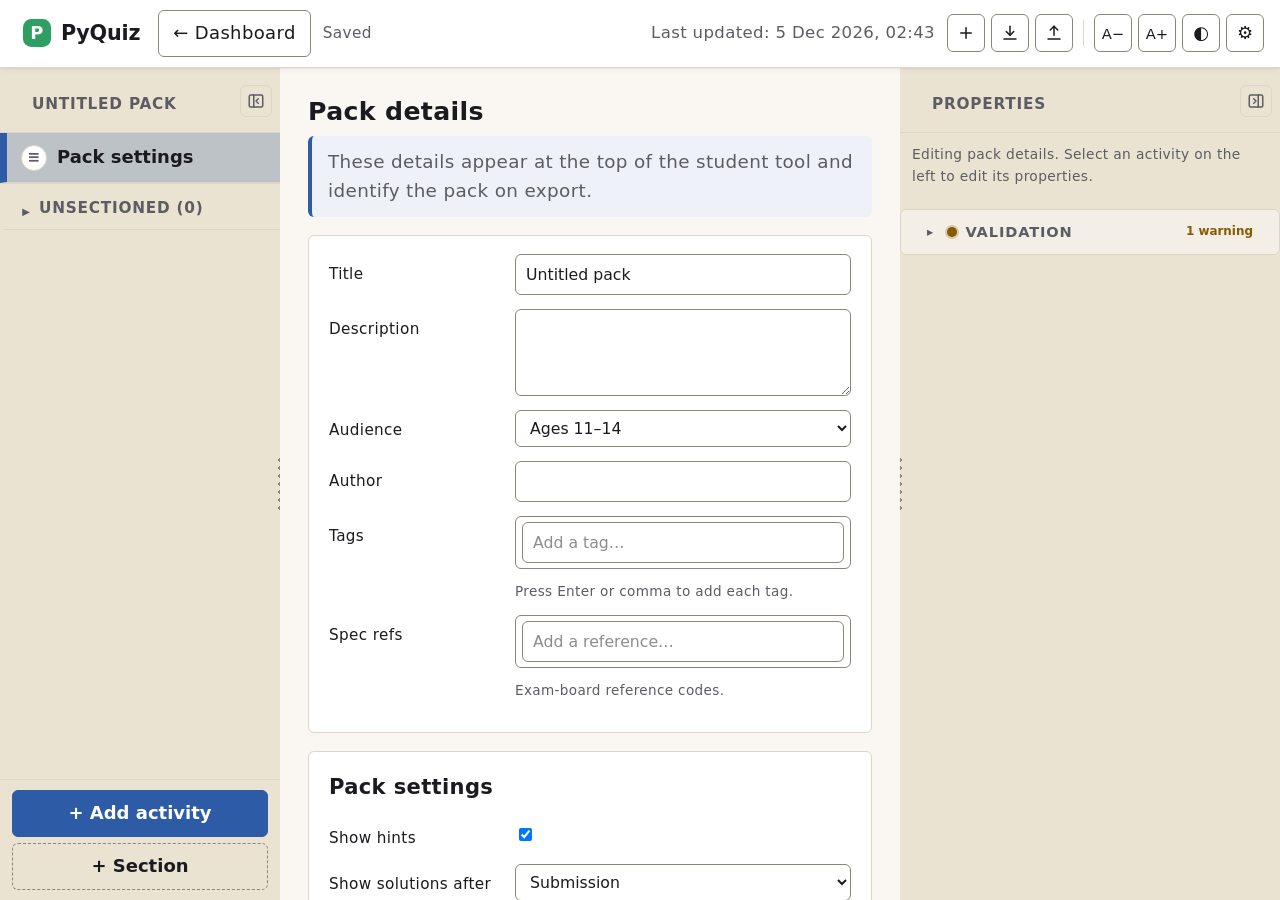
<file: teacher/index.html>
<!DOCTYPE html>
<html lang="en-GB" data-theme="" data-font="atkinson" data-size="18" data-line="1.6" data-motion="">
<head>
<meta charset="utf-8">
<meta name="viewport" content="width=device-width, initial-scale=1, viewport-fit=cover">
<meta name="color-scheme" content="light">
<meta name="application-name" content="PyQuiz — Teacher">
<title>PyQuiz — Teacher</title>

<link rel="stylesheet" href="css/css__base.css">
<link rel="stylesheet" href="css/css__activities.css">
<link rel="stylesheet" href="css/css__editor.css">

<!-- Activity skin: single source integration/activity-skin.css, injected into
     BOTH apps by integration/apply.py so the teacher preview renders activities
     identically to the student player. Loaded last so it overrides base CSS. -->
<style id="pq-skin">
/* ============================================================
   ACTIVITY SKIN — single source of truth.

   Restyles the real renderer output to the mockup visual language
   (window code cards, consistent zone widths, output/bin/options/
   word-bank, tables, cloze blanks, flowchart). Scoped to `.sk`.

   This file is injected verbatim into BOTH student.html and
   teacher.html by integration/apply.py (into the <style id="pq-skin">
   element), so the player and the authoring preview render activities
   identically and can never drift. Edit here, then rebuild.

   It relies on the host page providing the --sk-* palette tokens and
   the base renderer CSS; only --zw is owned here.
   ============================================================ */
.sk{--zw:30rem}
/* Centre the activity column in the work area. */
.sk .sk-work .activity-wrap{max-width:760px;margin:0 auto;display:flex;flex-direction:column;align-items:center;gap:22px}
.sk .sk-work .activity-body{width:100%;background:transparent;border:none;box-shadow:none;padding:0;margin:0;display:flex;flex-direction:column;align-items:center;gap:20px}
.sk .sk-work .activity-body>*{width:100%;max-width:var(--zw)}
.sk .sk-work .po,.sk .sk-work .parsons,.sk .sk-work .cloze,.sk .sk-work .trace-table-wrap,.sk .sk-work .flowchart-activity,.sk .sk-work .testing-activity{display:flex;flex-direction:column;align-items:center;gap:16px;width:100%}
/* Section sub-labels above zones (Code / Output / etc.) */
.sk .sk-work h3{font-family:var(--font-mono);font-size:.68rem;letter-spacing:.14em;text-transform:uppercase;color:var(--muted);font-weight:700;margin:0 0 2px;align-self:flex-start;width:min(var(--zw),100%)}

/* ---- code as a "window" card (the .sk-window wrapper is the frame) ---- */
.sk .sk-work .sk-window{width:min(var(--zw),100%);background:#F4EFE6;border:1px solid var(--sk-line2);border-radius:14px;overflow:hidden;
  box-shadow:0 2px 0 rgba(40,30,10,.04),0 18px 40px -22px rgba(40,30,10,.4)}
.sk .sk-work .sk-window>.code-block,
.sk .sk-work .sk-window>.cloze-code,
.sk .sk-work .sk-window>.stb-code,
.sk .sk-work .sk-window>.parsons-area[data-area="program"]{
  width:100%;background:transparent;border:none;border-radius:0;box-shadow:none;padding:0;margin:0}
.sk .sk-work .code-block pre{padding:14px 18px;font-size:1.02rem;line-height:1.85;white-space:pre;overflow-x:auto;margin:0}
[data-theme="dark"] .sk .sk-work .sk-window{background:#1F1F24}

/* Injected window title bar: filename + copy icon (left), coloured dots (right) */
.sk .sk-winbar{display:flex;align-items:center;gap:8px;height:38px;padding:0 14px;background:#ECE6DA;border-bottom:1px solid var(--sk-line2);font-family:var(--font-mono);font-size:.74rem;color:var(--muted)}
.sk .sk-winbar .fname{font-weight:700;color:var(--fg)}
.sk .sk-winbar .sk-copy{display:inline-flex;align-items:center;justify-content:center;width:24px;height:24px;border-radius:6px;border:1px solid var(--sk-line2);background:var(--bg);color:var(--muted);cursor:pointer;font-size:.8rem;line-height:1;padding:0}
.sk .sk-winbar .sk-copy:hover{border-color:var(--sk-sel);color:var(--sk-sel)}
.sk .sk-winbar .sk-copy.copied{border-color:var(--sk-green);color:var(--sk-green-ink)}
.sk .sk-winbar .dots{margin-left:auto;display:flex;gap:6px}
.sk .sk-winbar .dots i{width:11px;height:11px;border-radius:50%}
.sk .sk-winbar .dots i:nth-child(1){background:#E0584B}
.sk .sk-winbar .dots i:nth-child(2){background:#E6B23C}
.sk .sk-winbar .dots i:nth-child(3){background:#46B36B}
[data-theme="dark"] .sk .sk-winbar{background:#2A2A30}
[data-theme="hc"] .sk .sk-winbar .dots i{outline:1px solid #FFEC3D}

/* ---- predict: output box + MC options ---- */
.sk .sk-work .po-free{width:min(var(--zw),100%);display:flex;flex-direction:column;gap:6px}
.sk .sk-work .po-free label{font-family:var(--font-mono);font-size:.68rem;letter-spacing:.14em;text-transform:uppercase;color:var(--muted);font-weight:700}
.sk .sk-work .po-input{width:100%;font-family:var(--font-mono);font-size:1.04rem;line-height:1.85;background:#FFFEFB;border:2px solid var(--sk-green);border-radius:13px;padding:14px 18px;min-height:120px;
  box-shadow:inset 0 0 0 4px var(--sk-green-soft);outline:none;resize:vertical}
[data-theme="dark"] .sk .sk-work .po-input{background:#1F1F24;box-shadow:inset 0 0 0 4px var(--sk-green-soft)}
.sk .sk-work .po-options{width:min(var(--zw),100%);display:flex;flex-direction:column;gap:10px}
.sk .sk-work .po-options-legend{font-family:var(--font-mono);font-size:.68rem;letter-spacing:.14em;text-transform:uppercase;color:var(--muted);font-weight:700;margin:0 0 2px}
.sk .sk-work .po-option{display:flex;align-items:center;gap:12px;text-align:left;background:#FFFEFB;border:1.5px solid var(--sk-line2);border-radius:11px;padding:12px 14px;cursor:pointer;width:100%}
.sk .sk-work .po-option:hover{border-color:var(--sk-sel-line)}
.sk .sk-work .po-option.selected{border-color:var(--sk-sel);box-shadow:0 0 0 3px var(--sk-sel-soft)}
.sk .sk-work .po-option-code{margin:0;font-family:var(--font-mono);font-size:1rem;white-space:pre;background:transparent;border:none;padding:0}
[data-theme="dark"] .sk .sk-work .po-option{background:#1F1F24}

/* ---- parsons: program window + bin same width ---- */
.sk .sk-work .parsons-areas{width:min(var(--zw),100%);display:flex;flex-direction:column;gap:14px}
.sk .sk-work .parsons-area.parsons-bin{width:100%;border-radius:12px;border:1.5px dashed var(--sk-line2);background:#FBF9F4;padding:14px}
/* The program area is framed as a code window; hide its "Program" heading
   (the injected window title bar replaces it) and pad the block list. */
.sk .sk-work .parsons-area[data-area="program"]>h3{display:none}
.sk .sk-work .parsons-area[data-area="program"] .parsons-list{padding:14px}
.sk .sk-work .parsons-area.drag-over{background:var(--sk-sel-soft);border-color:var(--sk-sel-line)}
.sk .sk-work .parsons-block{background:#FFFEFB;border:1.5px solid var(--sk-line2);border-radius:11px;padding:13px 15px;font-family:var(--font-mono);font-size:1.02rem}
.sk .sk-work .parsons-block.selected{border-color:var(--sk-sel);box-shadow:0 0 0 2px var(--sk-sel-soft);background:var(--sk-sel-soft)}
.sk .sk-work .parsons-block.drop-above{box-shadow:0 3px 0 var(--sk-sel) inset}
.sk .sk-work .parsons-block.drop-below{box-shadow:0 -3px 0 var(--sk-sel) inset}
[data-theme="dark"] .sk .sk-work .parsons-block{background:#1F1F24}
/* ---- bug/modify code window ---- */
.sk .sk-work .stb-code{list-style:none;margin:0;padding:14px;font-family:var(--font-mono);font-size:1.02rem;line-height:1.7}
.sk .sk-work .sk-window>.stb-code{padding:14px}
/* Remove-line: the program list is the window; the Bin is a dashed
   Parsons-style frame with NO title bar, sitting below it. */
.sk .sk-work .stb-remove-bin-section{width:min(var(--zw),100%);margin-top:14px}
.sk .sk-work .stb-remove-bin-label{font-family:var(--font-mono);font-size:.68rem;letter-spacing:.14em;text-transform:uppercase;color:var(--muted);font-weight:700;margin-bottom:8px}
.sk .sk-work .stb-remove-bin{list-style:none;margin:0;padding:14px;width:100%;border:1.5px dashed var(--sk-line2);border-radius:12px;background:#FBF9F4;min-height:56px}
[data-theme="dark"] .sk .sk-work .stb-remove-bin{background:#1F1F24}
.sk .sk-work .stb-bin-empty{color:var(--muted);font-family:var(--font-mono);font-size:.92rem;text-align:center}

/* ---- cloze: blanks + word bank ---- */
.sk .sk-work .cloze-code,.sk .sk-work .sk-window>.cloze-code{font-family:var(--font-mono);font-size:1.02rem;line-height:1.9;padding:14px 18px}
.sk .sk-work .cloze-code .code-row{padding:0}
.sk .sk-work .blank-text,.sk .sk-work .blank-select,.sk .sk-work .blank-bank,.sk .sk-work .blank-pool{display:inline-flex;align-items:center;justify-content:center;min-width:46px;height:30px;padding:0 8px;border-radius:7px;border:2px dashed var(--sk-sel-line);background:var(--sk-sel-soft);color:var(--sk-sel-ink);font-weight:700}
.sk .sk-work .blank-text.filled,.sk .sk-work .blank-bank.filled,.sk .sk-work .blank-pool.filled{border-style:solid;background:#fff}
.sk .sk-work .cloze-pool{width:min(var(--zw),100%);display:flex;flex-wrap:wrap;gap:10px;border:none;background:transparent;padding:0}
.sk .sk-work .cloze-pool .chip{padding:9px 15px;border-radius:10px;border:1.5px solid var(--sk-line2);background:#FFFEFB;font-family:var(--font-mono);font-size:1rem}
.sk .sk-work .cloze-pool .chip.used{opacity:.35}
[data-theme="dark"] .sk .sk-work .cloze-code{background:#1F1F24}

/* ---- trace + testing tables ---- */
.sk .sk-work .trace-table-wrap{width:min(var(--zw),100%);overflow:auto}
.sk .sk-work .trace-table,.sk .sk-work .testing-table{width:100%;border-collapse:separate;border-spacing:0;font-family:var(--font-mono);font-size:.9rem;background:var(--sk-paper);border:1px solid var(--sk-line2);border-radius:12px;overflow:hidden}
.sk .sk-work .trace-table th,.sk .sk-work .testing-table th{background:var(--sk-sel);color:#fff;font-family:var(--font-display);font-size:.8rem;text-align:left;padding:9px 10px}
.sk .sk-work .trace-table td,.sk .sk-work .testing-table td{border-top:1px solid var(--sk-line);border-left:1px solid var(--sk-line);padding:8px 10px}
.sk .sk-work .trace-table td:first-child,.sk .sk-work .testing-table td:first-child{border-left:none}

/* ---- theory: explanation blocks (text / code+note / image) ---- */
.sk .sk-work .theory{display:flex;flex-direction:column;align-items:stretch;gap:16px;width:min(var(--zw),100%)}
.sk .sk-work .theory>*{width:100%}
.sk .sk-work .theory-text{white-space:pre-wrap;line-height:1.6;margin:0}
.sk .sk-work .theory-note{margin:0;font-size:.95rem;color:var(--muted);border-left:3px solid var(--sk-sel-line);padding-left:12px}
.sk .sk-work .theory-figure{margin:0;display:flex;flex-direction:column;gap:6px}
.sk .sk-work .theory-img{max-width:100%;border-radius:12px;border:1px solid var(--sk-line2)}
.sk .sk-work .theory-caption{font-size:.85rem;color:var(--muted);text-align:center;margin:0}

/* ---- flowchart fills the column nicely ---- */
.sk .sk-work .flowchart-activity,.sk .sk-work .flowchart-svg{width:100%;max-width:none}

/* On wider screens give code/tables a little more breathing room. */
@media (min-width:1100px){ .sk{--zw:34rem} }
</style>
</head>
<body>
<div class="skip"><a href="#main-region" class="skip-link">Skip to main content</a></div>

<div class="app">
  <header class="topbar" role="banner">
    <a href="../index.html" class="brand-link" aria-label="PyQuiz home" title="Back to the PyQuiz home page">
      <svg class="brand-mark" viewBox="0 0 32 32" width="30" height="30" fill="none" aria-hidden="true">
        <rect x="1" y="1" width="30" height="30" rx="9" fill="#2F9E63"/>
        <text x="16" y="22" text-anchor="middle" font-family="'Bricolage Grotesque', system-ui, sans-serif" font-weight="800" font-size="19" fill="#FFFFFF">P</text>
      </svg>
      <span class="brand-word">PyQuiz</span>
    </a>
    <a href="/teacher/dashboard" id="dashboard-link" class="btn" hidden style="text-decoration:none" title="Back to your dashboard">← Dashboard</a>
    <span class="save-status" id="save-status">Saved</span>
    <span class="meta" id="last-updated" style="white-space:nowrap"></span>
    <div class="right toolbar">
      <button class="btn icon" id="new-btn" aria-label="New pack" title="New — start a blank pack">
        <svg viewBox="0 0 24 24" width="18" height="18" fill="none" stroke="currentColor" stroke-width="2" stroke-linecap="round" stroke-linejoin="round" aria-hidden="true"><path d="M12 5v14M5 12h14"/></svg>
      </button>
      <button class="btn icon" id="import-btn" aria-label="Import pack" title="Import — open a .pyquiz or .json file">
        <svg viewBox="0 0 24 24" width="18" height="18" fill="none" stroke="currentColor" stroke-width="2" stroke-linecap="round" stroke-linejoin="round" aria-hidden="true"><path d="M12 3v12"/><path d="M7 10l5 5 5-5"/><path d="M4 20h16"/></svg>
      </button>
      <input type="file" id="import-file" accept=".pyquiz,.json,.txt" style="display:none">
      <button class="btn icon" id="export-btn" aria-label="Export pack" title="Export — download .pyquiz (or JSON)">
        <svg viewBox="0 0 24 24" width="18" height="18" fill="none" stroke="currentColor" stroke-width="2" stroke-linecap="round" stroke-linejoin="round" aria-hidden="true"><path d="M12 15V3"/><path d="M7 8l5-5 5 5"/><path d="M4 20h16"/></svg>
      </button>
      <span class="toolbar-sep" aria-hidden="true"></span>
      <button class="btn icon icon-sm" id="size-down" aria-label="Decrease text size" title="Smaller text">A−</button>
      <button class="btn icon icon-sm" id="size-up" aria-label="Increase text size" title="Larger text">A+</button>
      <button class="btn icon" id="theme-btn" aria-label="Cycle theme" title="Cycle theme">◐</button>
      <button class="btn icon" id="settings-btn" aria-label="Open settings" title="Settings">⚙</button>
    </div>
  </header>
  <div id="storage-banner" class="banner" hidden></div>
  <div id="layout" class="layout">
    <nav class="task-list" id="task-list" aria-label="Pack contents">
      <button class="pane-rail" id="tl-rail" aria-label="Expand pack contents" title="Expand pack contents">
        <span class="pane-rail-icon" aria-hidden="true">⇥</span>
        <span class="pane-rail-label">Pack Contents</span>
      </button>
      <div class="pane-inner">
        <div class="pane-head">
          <h2 class="pane-pack-title" id="pane-pack-title">Untitled pack</h2>
          <button class="pane-collapse-btn" id="tl-collapse" aria-label="Collapse pack contents" title="Collapse panel">
            <svg viewBox="0 0 24 24" width="18" height="18" fill="none" stroke="currentColor" stroke-width="2" stroke-linecap="round" stroke-linejoin="round" aria-hidden="true"><rect x="3" y="4" width="18" height="16" rx="2"/><path d="M9 4v16"/><path d="M15 9l-3 3 3 3"/></svg>
          </button>
        </div>
        <div class="task-list-scroll">
          <ol id="task-ol"></ol>
        </div>
        <div class="task-list-footer" id="task-list-footer"></div>
      </div>
    </nav>
    <main class="main" id="main-region" tabindex="-1"></main>
    <aside class="side-panel" id="side-panel" aria-label="Properties">
      <button class="pane-rail" id="sp-rail" aria-label="Expand properties" title="Expand properties">
        <span class="pane-rail-icon" aria-hidden="true">⇤</span>
        <span class="pane-rail-label">Properties</span>
      </button>
      <div class="pane-inner">
        <div class="pane-head">
          <h2 class="pane-section-title">Properties</h2>
          <button class="pane-collapse-btn" id="sp-collapse" aria-label="Collapse properties" title="Collapse panel">
            <svg viewBox="0 0 24 24" width="18" height="18" fill="none" stroke="currentColor" stroke-width="2" stroke-linecap="round" stroke-linejoin="round" aria-hidden="true"><rect x="3" y="4" width="18" height="16" rx="2"/><path d="M15 4v16"/><path d="M9 9l3 3-3 3"/></svg>
          </button>
        </div>
        <div class="side-panel-body" id="side-panel-body"></div>
      </div>
    </aside>
  </div>
  <span class="live" aria-live="polite" id="live-polite"></span>
  <span class="live" aria-live="assertive" id="live-assert"></span>
</div>

<!--
  Script load order — see student.html for notes. The teacher tool
  additionally loads the Editors registry and per-type editors, which
  are NOT included in the student build.
-->

<!-- Core -->
<script src="js/js__core__constants.js"></script>
<script src="js/js__core__strings.js"></script>
<script src="js/js__core__schema.js"></script>
<script src="js/js__core__normalise.js"></script>
<script src="js/js__core__codec.js"></script>
<script src="js/js__core__storage.js"></script>
<script src="js/js__core__validator.js"></script>
<script src="js/js__core__marker.js"></script>
<script src="js/js__core__code_assembly.js"></script>
<script src="js/js__core__parsons.js"></script>
<script src="js/js__core__pack.js"></script>
<script src="js/js__core__demo.js"></script>
<script src="js/js__core__built_in_packs.js"></script>

<!-- UI helpers -->
<script src="js/js__ui__dom.js"></script>
<script src="js/js__ui__modal.js"></script>
<script src="js/js__ui__settings.js"></script>
<script src="js/js__ui__a11y.js"></script>
<script src="js/js__ui__confetti.js"></script>

<!-- Renderers (so the Preview tab can render exactly what students see) -->
<script src="js/js__renderers__index.js"></script>
<script src="js/js__renderers__io_panel.js"></script>
<script src="js/js__renderers__parsons.js"></script>
<script src="js/js__renderers__cloze.js"></script>
<script src="js/js__renderers__trace_table.js"></script>
<script src="js/js__renderers__spot_the_bug.js"></script>
<script src="js/js__renderers__predict_output.js"></script>
<script src="js/js__renderers__starter_challenge.js"></script>
<script src="js/script-27.js"></script>
<script src="js/js__renderers__testing.js"></script>
<script src="js/js__renderers__flowchart.js"></script>

<!-- Editors -->
<script src="js/js__editors__index.js"></script>
<script src="js/js__editors__parsons.js"></script>
<script src="js/js__editors__cloze.js"></script>
<script src="js/js__editors__trace_table.js"></script>
<script src="js/js__editors__spot_the_bug.js"></script>
<script src="js/js__editors__predict_output.js"></script>
<script src="js/js__editors__starter_challenge.js"></script>
<script src="js/script-37.js"></script>
<script src="js/js__editors__testing.js"></script>
<script src="js/js__editors__flowchart.js"></script>

<!-- App -->
<script src="js/js__apps__teacher.js"></script>

<!-- Shared activity-skin decorator: single source integration/skin.js, injected
     by apply.py into BOTH apps. Defines PyQuiz.Skin.decorate. -->
<script id="pq-skin-js">
/* === Activity skin — window-chrome decoration. Single source of truth. ===
 *
 * PyQuiz.Skin.decorate(root, opts) wraps every code element under `root` in a
 * .sk-window frame with a .sk-winbar title bar (filename + copy icon + the
 * three coloured dots). It is injected verbatim into BOTH student.html and
 * teacher.html by integration/apply.py (into <script id="pq-skin-js">), so the
 * player and the authoring preview build identical code boxes and never drift.
 *
 *   opts.getCode() -> string   the code to put on the clipboard for a box.
 *                              Falls back to the visible text when omitted.
 *
 * Depends only on PyQuiz.DOM, so it is self-contained across both apps.
 */
(function () {
  const PyQuiz = (window.PyQuiz = window.PyQuiz || {});
  const Skin = (PyQuiz.Skin = PyQuiz.Skin || {});

  /* Give every code box a window: a frame (.sk-window) holding a title bar
     (filename + copy icon + coloured dots) above the code element. The bar is
     a SIBLING of the code element, so renderers that rebuild their code (e.g.
     remove-line) don't wipe it. The remove-line Bin is excluded — it is styled
     as a dashed Parsons-style bin instead. */
  function decorate(root, opts) {
    if (!root) return;
    opts = opts || {};
    const DOM = PyQuiz.DOM;
    const getCode = typeof opts.getCode === "function" ? opts.getCode : function () { return ""; };
    const sel = '.code-block, .cloze-code, .parsons-area[data-area="program"], .stb-code:not(.stb-remove-bin)';
    root.querySelectorAll(sel).forEach(function (el) {
      if (el.parentElement && el.parentElement.classList.contains("sk-window")) return;
      const win = DOM.el("div", { class: "sk-window" });
      const bar = DOM.el("div", { class: "sk-winbar" });
      bar.appendChild(DOM.el("span", { class: "fname" }, "main.py"));
      const copy = DOM.el("button", { type: "button", class: "sk-copy", "aria-label": "Copy code", title: "Copy code" }, "⧉");
      copy.addEventListener("click", function () { copyCode(el, copy, getCode); });
      bar.appendChild(copy);
      const dots = DOM.el("span", { class: "dots", "aria-hidden": "true" });
      dots.appendChild(DOM.el("i")); dots.appendChild(DOM.el("i")); dots.appendChild(DOM.el("i"));
      bar.appendChild(dots);
      el.parentNode.insertBefore(win, el);
      win.appendChild(bar);
      win.appendChild(el);
    });
  }

  async function copyCode(el, btn, getCode) {
    // Prefer the caller's assembled/canonical code; fall back to the visible
    // text in this window (minus the title bar + line gutters).
    let code = "";
    try { code = getCode() || ""; } catch (e) {}
    if (!code) {
      const clone = el.cloneNode(true);
      const wb = clone.querySelector(".sk-winbar"); if (wb) wb.remove();
      clone.querySelectorAll(".code-ln, .stb-gutter, .line-num").forEach(function (g) { g.remove(); });
      code = clone.textContent.replace(/\n{3,}/g, "\n\n").trim();
    }
    if (!code) return;
    try { await navigator.clipboard.writeText(code); }
    catch (e) {
      const ta = document.createElement("textarea");
      ta.value = code; document.body.appendChild(ta);
      ta.select(); try { document.execCommand("copy"); } catch (er) {}
      document.body.removeChild(ta);
    }
    const prev = btn.textContent;
    btn.textContent = "✓"; btn.classList.add("copied");
    setTimeout(function () { btn.textContent = prev; btn.classList.remove("copied"); }, 1200);
  }

  Skin.decorate = decorate;
})();
</script>
</body>
</html>
</file>
<file: site/site.css>
/* =====================================================================
   PyQuiz marketing site — "editorial-technical / blueprint" aesthetic.
   Off-white paper, deep navy ink, warm amber accent, algorithmic motifs
   (nodes, connectors, a faint grid). Body type stays Atkinson Hyperlegible
   for dyslexia-friendliness; a characterful display face carries headings.
   ===================================================================== */

@font-face {
  font-family: "Atkinson Hyperlegible";
  src: local("Atkinson Hyperlegible"), local("AtkinsonHyperlegible-Regular");
  font-display: swap;
}

:root {
  --paper: #FAF7F2;
  --paper-2: #F2ECE0;
  --ink: #16181D;
  --ink-soft: #4A4E57;
  --line: #E0D8C8;
  --line-strong: #C9BFA9;
  --navy: #1E3A5F;
  --navy-deep: #14283F;
  --amber: #E07A00;
  --amber-soft: #F4A93C;
  --teal: #2E8B6B;
  --plum: #7A3E6B;
  --ok: #1E6E3C;

  --display: "Fraunces", Georgia, "Times New Roman", serif;
  --body: "Atkinson Hyperlegible", system-ui, -apple-system, "Segoe UI", sans-serif;
  --mono: ui-monospace, "Cascadia Mono", "SF Mono", "Source Code Pro", Consolas, monospace;

  --radius: 14px;
  --radius-sm: 8px;
  --shadow: 0 1px 2px rgba(20,18,12,.05), 0 8px 30px rgba(20,18,12,.06);
  --shadow-lg: 0 20px 60px rgba(20,40,63,.14);
  --maxw: 1140px;
}

[data-theme="dark"] {
  --paper: #16181D;
  --paper-2: #1E2128;
  --ink: #ECE8DF;
  --ink-soft: #A6A299;
  --line: #2D313A;
  --line-strong: #3C414C;
  --navy: #8FB4E0;
  --navy-deep: #0E1A2A;
  --amber: #F2A24E;
  --amber-soft: #F4B468;
  --shadow: 0 1px 2px rgba(0,0,0,.4), 0 8px 30px rgba(0,0,0,.35);
  --shadow-lg: 0 20px 60px rgba(0,0,0,.5);
}

* { box-sizing: border-box; }
html { scroll-behavior: smooth; }
body {
  margin: 0;
  font-family: var(--body);
  background: var(--paper);
  color: var(--ink);
  line-height: 1.65;
  font-size: 18px;
  -webkit-font-smoothing: antialiased;
  overflow-x: hidden;
}

/* Faint algorithmic grid behind everything. */
body::before {
  content: "";
  position: fixed;
  inset: 0;
  background-image:
    linear-gradient(var(--line) 1px, transparent 1px),
    linear-gradient(90deg, var(--line) 1px, transparent 1px);
  background-size: 44px 44px;
  opacity: 0.4;
  pointer-events: none;
  z-index: 0;
  -webkit-mask-image: radial-gradient(ellipse 90% 70% at 50% 0%, #000 30%, transparent 75%);
          mask-image: radial-gradient(ellipse 90% 70% at 50% 0%, #000 30%, transparent 75%);
}

a { color: inherit; }
img { max-width: 100%; display: block; }

.wrap { max-width: var(--maxw); margin: 0 auto; padding: 0 24px; position: relative; z-index: 1; }

/* ---------- top bar ---------- */
.site-top {
  position: sticky; top: 0; z-index: 50;
  backdrop-filter: blur(8px);
  background: color-mix(in srgb, var(--paper) 82%, transparent);
  border-bottom: 1px solid var(--line);
}
.site-top .wrap { display: flex; align-items: center; gap: 18px; height: 68px; }
.brand { display: flex; align-items: center; gap: 11px; font-family: var(--display); font-weight: 600; font-size: 1.3rem; letter-spacing: -0.01em; text-decoration: none; }
.brand .mark { width: 30px; height: 30px; flex: 0 0 auto; }
.site-nav { margin-left: auto; display: flex; align-items: center; gap: 8px; }
.site-nav a.navlink { text-decoration: none; color: var(--ink-soft); padding: 8px 12px; border-radius: var(--radius-sm); font-size: 0.96rem; transition: color .15s, background .15s; }
.site-nav a.navlink:hover { color: var(--ink); background: var(--paper-2); }

/* ---------- buttons ---------- */
.btn {
  display: inline-flex; align-items: center; gap: 9px;
  font-family: var(--body); font-weight: 700; font-size: 1rem;
  padding: 13px 22px; border-radius: var(--radius-sm);
  border: 2px solid transparent; cursor: pointer; text-decoration: none;
  transition: transform .12s ease, box-shadow .15s ease, background .15s, color .15s;
  white-space: nowrap;
}
.btn:active { transform: translateY(1px); }
.btn-primary { background: var(--navy); color: #fff; box-shadow: 0 6px 18px color-mix(in srgb, var(--navy) 35%, transparent); }
.btn-primary:hover { background: var(--navy-deep); transform: translateY(-2px); box-shadow: 0 10px 26px color-mix(in srgb, var(--navy) 40%, transparent); }
.btn-amber { background: var(--amber); color: #1a1205; box-shadow: 0 6px 18px color-mix(in srgb, var(--amber) 38%, transparent); }
.btn-amber:hover { background: var(--amber-soft); transform: translateY(-2px); }
.btn-ghost { background: transparent; color: var(--ink); border-color: var(--line-strong); }
.btn-ghost:hover { border-color: var(--ink); background: var(--paper-2); }
.btn-lg { font-size: 1.08rem; padding: 16px 28px; }

/* ---------- hero ---------- */
.hero { padding: clamp(48px, 8vw, 110px) 0 64px; position: relative; }
.hero-grid { display: grid; grid-template-columns: 1.05fr 0.95fr; gap: 56px; align-items: center; }
.eyebrow {
  display: inline-flex; align-items: center; gap: 9px;
  font-family: var(--mono); font-size: 0.8rem; letter-spacing: 0.08em; text-transform: uppercase;
  color: var(--amber); font-weight: 700;
  padding: 6px 12px; border: 1px solid color-mix(in srgb, var(--amber) 40%, var(--line)); border-radius: 999px;
  background: color-mix(in srgb, var(--amber) 8%, transparent);
}
.hero h1 {
  font-family: var(--display); font-weight: 600;
  font-size: clamp(2.6rem, 6vw, 4.4rem); line-height: 1.03; letter-spacing: -0.025em;
  margin: 22px 0 0;
}
.hero h1 .ink-accent { color: var(--amber); font-style: italic; }
.hero .lede { font-size: clamp(1.1rem, 2.2vw, 1.32rem); color: var(--ink-soft); margin: 22px 0 0; max-width: 30ch; }
.hero-cta { display: flex; flex-wrap: wrap; gap: 14px; margin-top: 34px; }
.hero-tags { display: flex; flex-wrap: wrap; gap: 8px 18px; margin-top: 30px; font-size: 0.92rem; color: var(--ink-soft); }
.hero-tags span { display: inline-flex; align-items: center; gap: 7px; }
.hero-tags .dot { width: 7px; height: 7px; border-radius: 50%; background: var(--teal); }

/* staggered reveal on load */
.reveal { opacity: 0; transform: translateY(16px); animation: rise .7s cubic-bezier(.2,.7,.3,1) forwards; }
@keyframes rise { to { opacity: 1; transform: none; } }
.d1 { animation-delay: .05s; } .d2 { animation-delay: .15s; } .d3 { animation-delay: .25s; }
.d4 { animation-delay: .35s; } .d5 { animation-delay: .45s; } .d6 { animation-delay: .55s; }
@media (prefers-reduced-motion: reduce) { .reveal { animation: none; opacity: 1; transform: none; } }

/* ---------- hero figure: a live-feeling mini flowchart ---------- */
.hero-figure {
  position: relative; background: var(--paper-2);
  border: 1px solid var(--line); border-radius: var(--radius);
  box-shadow: var(--shadow-lg); padding: 26px; overflow: hidden;
}
.hero-figure .chip-row { display: flex; gap: 8px; margin-bottom: 18px; }
.hero-figure .chip { font-family: var(--mono); font-size: 0.72rem; padding: 4px 10px; border-radius: 999px; border: 1px solid var(--line-strong); color: var(--ink-soft); background: var(--paper); }
.hero-figure svg { width: 100%; height: auto; display: block; }
.fc-node { fill: var(--paper); stroke: var(--line-strong); stroke-width: 1.6; }
.fc-term { fill: color-mix(in srgb, var(--navy) 14%, var(--paper)); }
.fc-dec  { fill: color-mix(in srgb, var(--amber) 16%, var(--paper)); }
.fc-io   { fill: color-mix(in srgb, var(--teal) 16%, var(--paper)); }
.fc-edge { stroke: var(--line-strong); stroke-width: 1.8; fill: none; marker-end: url(#ar); }
.fc-label { font-family: var(--mono); font-size: 11px; fill: var(--ink); }
.fc-elabel { font-family: var(--mono); font-size: 10px; fill: var(--ink-soft); }
.flow-dash { stroke-dasharray: 5 5; animation: flow 1.1s linear infinite; }
@keyframes flow { to { stroke-dashoffset: -20; } }
@media (prefers-reduced-motion: reduce) { .flow-dash { animation: none; } }

/* ---------- section scaffolding ---------- */
section { position: relative; z-index: 1; }
.section { padding: clamp(56px, 8vw, 96px) 0; }
.section-head { max-width: 60ch; margin-bottom: 44px; }
.kicker { font-family: var(--mono); font-size: 0.8rem; letter-spacing: 0.1em; text-transform: uppercase; color: var(--amber); font-weight: 700; }
.section h2 { font-family: var(--display); font-weight: 600; font-size: clamp(1.9rem, 4vw, 2.8rem); line-height: 1.08; letter-spacing: -0.02em; margin: 12px 0 0; }
.section .sub { color: var(--ink-soft); font-size: 1.1rem; margin-top: 14px; }
.alt-bg { background: var(--paper-2); border-top: 1px solid var(--line); border-bottom: 1px solid var(--line); }

/* ---------- why cards ---------- */
.cards { display: grid; grid-template-columns: repeat(3, 1fr); gap: 22px; }
.card {
  background: var(--paper); border: 1px solid var(--line); border-radius: var(--radius);
  padding: 28px; box-shadow: var(--shadow); position: relative; overflow: hidden;
  transition: transform .18s ease, box-shadow .18s ease, border-color .18s;
}
.card:hover { transform: translateY(-4px); box-shadow: var(--shadow-lg); border-color: var(--line-strong); }
.card .ic { width: 46px; height: 46px; border-radius: 11px; display: grid; place-items: center; margin-bottom: 16px; font-size: 1.4rem; }
.card h3 { font-family: var(--display); font-weight: 600; font-size: 1.3rem; margin: 0 0 8px; letter-spacing: -0.01em; }
.card p { margin: 0; color: var(--ink-soft); font-size: 1rem; }
.ic-navy { background: color-mix(in srgb, var(--navy) 14%, var(--paper)); color: var(--navy); }
.ic-amber { background: color-mix(in srgb, var(--amber) 16%, var(--paper)); color: var(--amber); }
.ic-teal { background: color-mix(in srgb, var(--teal) 16%, var(--paper)); color: var(--teal); }
.ic-plum { background: color-mix(in srgb, var(--plum) 16%, var(--paper)); color: var(--plum); }

/* ---------- age band ---------- */
.ks-band { display: grid; grid-template-columns: repeat(5, 1fr); gap: 14px; }
.ks {
  border: 1px solid var(--line); border-radius: var(--radius); padding: 20px 18px; background: var(--paper);
  position: relative;
}
.ks .yr { font-family: var(--mono); font-size: 0.8rem; color: var(--amber); font-weight: 700; }
.ks h4 { font-family: var(--display); font-size: 1.15rem; margin: 6px 0 6px; font-weight: 600; }
.ks p { margin: 0; font-size: 0.92rem; color: var(--ink-soft); }
.ks.paper2 { border-color: color-mix(in srgb, var(--amber) 50%, var(--line)); box-shadow: 0 0 0 1px color-mix(in srgb, var(--amber) 20%, transparent) inset; }
.ks .badge { position: absolute; top: -10px; right: 12px; font-family: var(--mono); font-size: 0.66rem; background: var(--amber); color: #1a1205; padding: 3px 8px; border-radius: 999px; font-weight: 700; }

/* ---------- workflow boxes ---------- */
.flow-steps { display: grid; grid-template-columns: repeat(5, 1fr); gap: 0; position: relative; }
.flow-step {
  background: var(--paper); border: 1px solid var(--line); border-radius: var(--radius);
  padding: 22px 18px; cursor: pointer; text-align: left; font: inherit; color: inherit;
  transition: transform .15s, box-shadow .15s, border-color .15s; position: relative; z-index: 1;
}
.flow-step + .flow-step { margin-left: -1px; }
.flow-step:hover, .flow-step[aria-expanded="true"] { transform: translateY(-3px); box-shadow: var(--shadow-lg); border-color: var(--amber); z-index: 2; }
.flow-step .n { font-family: var(--mono); font-size: 0.78rem; color: var(--amber); font-weight: 700; }
.flow-step h4 { font-family: var(--display); font-size: 1.12rem; margin: 8px 0 6px; font-weight: 600; }
.flow-step .tldr { font-size: 0.9rem; color: var(--ink-soft); margin: 0; }
.flow-detail {
  margin-top: 18px; background: var(--paper); border: 1px solid var(--amber);
  border-radius: var(--radius); padding: 22px 24px; box-shadow: var(--shadow);
  display: none;
}
.flow-detail.open { display: block; animation: rise .35s ease forwards; }
.flow-detail h4 { font-family: var(--display); margin: 0 0 8px; font-size: 1.25rem; }
.flow-detail p { margin: 0 0 10px; color: var(--ink-soft); }
.flow-detail code { font-family: var(--mono); background: var(--paper-2); padding: 2px 6px; border-radius: 5px; font-size: 0.9em; }

/* ---------- activity-types strip ---------- */
.types { display: grid; grid-template-columns: repeat(4, 1fr); gap: 14px; }
.type-chip { border: 1px solid var(--line); border-radius: var(--radius-sm); padding: 16px; background: var(--paper); }
.type-chip .t { font-family: var(--display); font-weight: 600; font-size: 1.05rem; }
.type-chip .d { font-size: 0.86rem; color: var(--ink-soft); margin-top: 4px; }

/* ---------- CTA band ---------- */
.cta-band { text-align: center; }
.cta-band h2 { font-family: var(--display); font-size: clamp(2rem, 5vw, 3.2rem); margin: 0 0 14px; font-weight: 600; letter-spacing: -0.02em; }
.cta-band .sub { color: var(--ink-soft); font-size: 1.15rem; max-width: 50ch; margin: 0 auto 30px; }
.cta-pair { display: flex; gap: 16px; justify-content: center; flex-wrap: wrap; }

/* ---------- footer ---------- */
.site-foot { border-top: 1px solid var(--line); padding: 40px 0; color: var(--ink-soft); font-size: 0.92rem; }
.site-foot .wrap { display: flex; justify-content: space-between; gap: 20px; flex-wrap: wrap; align-items: center; }

/* ---------- responsive ---------- */
@media (max-width: 900px) {
  .hero-grid { grid-template-columns: 1fr; gap: 36px; }
  .hero .lede { max-width: 46ch; }
  .cards { grid-template-columns: 1fr; }
  .ks-band { grid-template-columns: 1fr 1fr; }
  .flow-steps { grid-template-columns: 1fr; }
  .flow-step + .flow-step { margin-left: 0; margin-top: -1px; }
  .types { grid-template-columns: 1fr 1fr; }
  .site-nav .navlink.hide-sm { display: none; }
}
@media (max-width: 540px) {
  .ks-band { grid-template-columns: 1fr; }
  .types { grid-template-columns: 1fr; }
  body { font-size: 17px; }
}
</file>
<file: student/css/css__base.css>
/* === inlined from css/base.css === */
/* =====================================================================
 * PyQuiz — base styles (shared by student + teacher)
 *
 * Contains: design tokens, typography, layout grid, top bar, task list,
 * main region, side panel, buttons, banners, code blocks, modals,
 * skip-to-content, accessibility helpers.
 * ===================================================================== */

@font-face { font-family: "Atkinson Fallback"; src: local("Atkinson Hyperlegible"), local("AtkinsonHyperlegible-Regular"); font-display: swap; }

:root {
  --bg: #FAF7F2;
  --pane: #EAE3D2;        /* clearly differentiated off-white for side panes */
  --panel: #FFFFFF;
  --panel-2: #F3EFE6;
  --fg: #1B1B1F;
  --muted: #6A655C;
  --border: #DCD6CA;
  --border-strong: #8C8678;
  --accent: #6C4DC4;          /* mockup "select" purple */
  --accent-fg: #FFFFFF;
  --ok: #2F9E63;
  --bad: #C2452F;
  --warn: #8A5A00;
  --focus: #E07A00;
  --code-bg: #F0EBDC;
  --code-fg: #1B1B1F;
  --runner-bg: #FFFFFF;        /* white background for the output panel */
  --runner-fg: #111111;         /* near-black text */
  --shadow-1: 0 1px 2px rgba(20,18,12,.05), 0 2px 6px rgba(20,18,12,.04);
  --radius: 6px;
  --radius-lg: 10px;
  --pad: 16px;
  --line: 1.6;
  --fs: 18px;
  --letter: 0.02em;
  --font-body: "Atkinson Fallback", "Atkinson Hyperlegible", system-ui, -apple-system, "Segoe UI", "Open Sans", Verdana, sans-serif;
  --font-display: "Bricolage Grotesque", var(--font-body);
  --font-mono: "JetBrains Mono", ui-monospace, "Cascadia Mono", "SF Mono", "Source Code Pro", Consolas, monospace;

  /* ---- "skin" palette (retrofit shell chrome) ---- */
  --sk-paper:#FFFDF8; --sk-line:#EAE3D6; --sk-line2:#DAD2C2;
  --sk-green:#2F9E63; --sk-green-ink:#1E6B43; --sk-green-soft:#E5F4EB;
  --sk-red:#C2452F; --sk-red-soft:#FBEAE6;
  --sk-sel:#6C4DC4; --sk-sel-ink:#523499; --sk-sel-soft:#EEE8FA; --sk-sel-line:#D9CCF2;
  --sk-amber:#D9A93B; --sk-amber-soft:#FBF3DD; --sk-amber-ink:#7A5B11;
  --sk-shadow:0 1px 2px rgba(40,30,10,.05),0 16px 40px -26px rgba(40,30,10,.3);
  --sk-pw:300px;
}

/* HIGH CONTRAST: yellow on black, real contrast not pastel */
[data-theme="hc"] {
  --bg: #000000;
  --pane: #0A0A0A;
  --panel: #000000;
  --panel-2: #1A1A1A;
  --fg: #FFEC3D;             /* bright yellow text */
  --muted: #FFE066;
  --border: #FFEC3D;
  --border-strong: #FFEC3D;
  --accent: #FFEC3D;
  --accent-fg: #000000;
  --ok: #00FF66;
  --bad: #FF5555;
  --warn: #FFB000;
  --focus: #FFEC3D;
  --code-bg: #000000;
  --code-fg: #FFEC3D;
  --runner-bg: #000000;
  --runner-fg: #FFEC3D;
  --shadow-1: none;
}

/* DARK: dark grey, not pure black */
[data-theme="dark"] {
  --bg: #1F1F22;
  --pane: #25252A;
  --panel: #2C2C32;
  --panel-2: #34343A;
  --fg: #E8E6E0;
  --muted: #A8A6A0;
  --border: #45454C;
  --border-strong: #6B6B73;
  --accent: #6BA0E5;
  --accent-fg: #0E0E12;
  --ok: #6FD18C;
  --bad: #F08894;
  --warn: #E8B868;
  --focus: #F2A24E;
  --code-bg: #1A1A1E;
  --code-fg: #E8E6E0;
  --runner-bg: #0F0F12;
  --runner-fg: #F4F2EC;
  --shadow-1: 0 1px 2px rgba(0,0,0,.4), 0 2px 6px rgba(0,0,0,.3);
}

[data-font="dyslexic"] { --font-body: "OpenDyslexic", "Comic Sans MS", "Verdana", sans-serif; }
[data-font="system"]   { --font-body: system-ui, "Segoe UI", sans-serif; }

/* Size and line height come from level 1..5; level 3 is default */
[data-size="1"] { --fs: 15px; --line: 1.4; }
[data-size="2"] { --fs: 16px; --line: 1.5; }
[data-size="3"] { --fs: 18px; --line: 1.6; }
[data-size="4"] { --fs: 20px; --line: 1.7; }
[data-size="5"] { --fs: 23px; --line: 1.8; }

/* Universal border-box. Without this, elements that combine height
   and padding (notably .main with padding: 24px 28px and height: 100%)
   overflow their grid track by twice the padding amount, which makes
   the central pane visibly taller than the side panes. */
*, *::before, *::after { box-sizing: border-box; }

html, body { background: var(--bg); color: var(--fg); }
html, body { height: 100%; min-height: 100vh; overflow: hidden; }
body {
  font-family: var(--font-body);
  font-size: var(--fs);
  line-height: var(--line);
  letter-spacing: var(--letter);
  margin: 0;
  padding: 0;
  text-align: left;
}

@media (prefers-reduced-motion: reduce) {
  * { animation-duration: 0.001ms !important; animation-iteration-count: 1 !important; transition-duration: 0.001ms !important; }
}
[data-motion="off"] * { animation-duration: 0.001ms !important; animation-iteration-count: 1 !important; transition-duration: 0.001ms !important; }

/* Skip link */
.skip { position: absolute; top: -100px; left: 0; }
.skip-link { background: var(--accent); color: var(--accent-fg); padding: 8px 14px; border-radius: 0 0 8px 0; display: inline-block; text-decoration: none; }
.skip:focus-within { top: 0; z-index: 1000; }

*:focus-visible {
  outline: 2px solid var(--focus);
  outline-offset: 2px;
}

/* Hidden live regions */
.live {
  position: absolute; width: 1px; height: 1px;
  padding: 0; margin: -1px; overflow: hidden; clip: rect(0,0,0,0); border: 0;
}

/* --- LAYOUT ---
 *
 * The app is a flex column with three children: the topbar (auto
 * height), an optional banner (auto height, usually hidden), and the
 * layout (flex: 1, fills remaining space). Flex with min-height: 0 is
 * more reliable than `grid 1fr + height: 100%` for descendants — the
 * grid track sizing can fail to propagate into a nested grid child in
 * some Chrome layout passes, leaving pane content at intrinsic height.
 */
.app {
  display: flex;
  flex-direction: column;
  height: 100vh;
  min-height: 100vh;
  max-height: 100vh;
  overflow: hidden;
}

.topbar {
  display: flex; align-items: center; gap: 12px;
  padding: 10px 16px;
  background: var(--panel);
  border-bottom: 1px solid var(--border);
  box-shadow: var(--shadow-1);
  z-index: 5;
  flex-wrap: wrap;
}
.topbar h1 {
  font-size: 1.1em; font-weight: 600; margin: 0;
  overflow: hidden; text-overflow: ellipsis; white-space: nowrap;
  flex: 1; min-width: 140px;
}
.topbar .meta { color: var(--muted); font-size: 0.92em; white-space: nowrap; }
.topbar .right { display: flex; gap: 6px; align-items: center; flex-wrap: wrap; }
/* Visual gap separating the right burger from the rest of the action
   icons so it visually mirrors the left burger / pack-title boundary. */
.topbar-gap { display: inline-block; width: 14px; }

.burger {
  background: transparent; border: 1px solid var(--border); cursor: pointer;
  padding: 8px 10px; border-radius: var(--radius);
  font: inherit; min-width: 44px; min-height: 44px;
  color: var(--fg);
}
.burger:hover { background: var(--panel-2); }

/* Home button — leftmost, mirrors the burger styling. Stays visible on the
   welcome/chooser screen (unlike the pane-toggle burgers). */
.home-btn {
  display: inline-flex; align-items: center; justify-content: center;
  text-decoration: none; color: var(--fg);
  border: 1px solid var(--border); border-radius: var(--radius);
  min-width: 44px; min-height: 44px; padding: 8px 10px; background: transparent;
}
.home-btn:hover { background: var(--panel-2); }
.home-btn svg { display: block; }

/* Brand: PyQuiz logo + wordmark, links to the marketing home page. */
.brand-link {
  display: inline-flex; align-items: center; gap: 9px; text-decoration: none;
  color: var(--fg); padding: 4px 6px; border-radius: var(--radius);
}
.brand-link:hover { background: var(--panel-2); }
.brand-mark { display: block; flex: 0 0 auto; }
.brand-word { font-weight: 700; font-size: 1.15em; letter-spacing: -0.01em; }
.topbar-pack-title { color: var(--muted); font-size: 0.95em; overflow: hidden; text-overflow: ellipsis; white-space: nowrap; min-width: 0; }
.topbar-spacer { flex: 1 1 auto; }

/* Toolbar: every button the same 38px square; A−/A+ slightly smaller text.
   Matches the teacher tool so both apps share one icon language. */
.toolbar .btn.icon {
  width: 38px; height: 38px; min-width: 38px; min-height: 38px;
  padding: 0; display: inline-flex; align-items: center; justify-content: center;
}
.toolbar .btn.icon svg { display: block; }
.toolbar .btn.icon.icon-sm { font-size: 0.82em; }
.toolbar-sep { width: 1px; height: 26px; background: var(--border); margin: 0 4px; display: inline-block; }

/* When no pack is loaded (welcome / loading screen) the burger menus
   are meaningless — there are no panes to toggle — so hide them
   entirely. Class is set on <body> in showLoader() and cleared when a
   pack loads. */
body.welcome-mode .topbar .burger { display: none; }

/* Narrow-screen topbar — phones and small tablets in portrait. The
   size +/- and theme toggle icons hide; the icon buttons stay. */
@media (max-width: 640px) {
  .topbar { padding: 8px 10px; gap: 8px; }
  .topbar h1 { font-size: 1em; min-width: 0; }
  .topbar .meta { display: none; }
  .topbar .right { gap: 4px; }
  .topbar .right .mobile-hide { display: none; }
  .topbar .btn.icon { padding: 6px 9px; min-width: 38px; min-height: 38px; }
  .topbar .burger { padding: 6px 9px; min-width: 38px; min-height: 38px; }
}

/* Three-pane layout. .app is a flex column; this layout is flex:1
   so it takes the remaining vertical space below the topbar.

   `grid-template-rows: minmax(0, 1fr)` forces the single row to be a
   definite size constrained by the grid container's height, instead
   of being sized by its tallest child's intrinsic height. Without
   this constraint, a wide chrome of activity content can push the row
   beyond the viewport and the side panes match the inflated row. */
.layout {
  display: grid;
  grid-template-columns: var(--tl-w, 280px) 1fr var(--sp-w, 360px);
  grid-template-rows: minmax(0, 1fr);
  flex: 1;
  min-height: 0;
  transition: grid-template-columns 0.2s ease;
}
.layout.tl-collapsed { grid-template-columns: 40px 1fr var(--sp-w, 360px); }
.layout.sp-collapsed { grid-template-columns: var(--tl-w, 280px) 1fr 40px; }
.layout.tl-collapsed.sp-collapsed { grid-template-columns: 40px 1fr 40px; }
/* Welcome mode: no pack loaded yet, so the side panes have nothing in
   them — collapse both so the landing page gets the full canvas. We
   also zero out their borders so no 1-pixel hairline is left behind. */
.layout.welcome-mode {
  grid-template-columns: 0 1fr 0 !important;
}
.layout.welcome-mode .task-list,
.layout.welcome-mode .side-panel {
  border: 0;
  overflow: hidden;
}
/* When the user is actively dragging, disable the transition for
   responsive feedback. */
.layout.resizing { transition: none; }

@media (max-width: 1280px) {
  /* Small screens use the same collapse model as desktop (rail + toggle).
     We just cap the expanded pane widths with minmax so a pane can't push
     the main area off-screen on the narrowest phones. Collapsed panes show
     the 40px rail via the .tl-collapsed / .sp-collapsed rules above. */
  .layout { grid-template-columns: minmax(0, var(--tl-w, 280px)) 1fr minmax(0, var(--sp-w, 360px)); }
  .layout.tl-collapsed { grid-template-columns: 40px 1fr minmax(0, var(--sp-w, 360px)); }
  .layout.sp-collapsed { grid-template-columns: minmax(0, var(--tl-w, 280px)) 1fr 40px; }
  .layout.tl-collapsed.sp-collapsed { grid-template-columns: 40px 1fr 40px; }
}

.task-list, .side-panel {
  background: var(--pane);
  overflow-x: hidden;
  min-width: 0;
  min-height: 0;
  /* Belt-and-braces: grid stretch should give us the full row height
     (the parent uses grid-template-rows: minmax(0, 1fr)) but we also
     set explicit 100% as a defensive measure for any browser pass
     that doesn't propagate stretch into nested flex/grid containers. */
  height: 100%;
}
/* The task list still scrolls as a single column. The 1px border is
   omitted — the pane's background colour already differentiates it
   from the main pane, and an extra dark line read as harsh in the
   light theme. */
.task-list {
  position: relative;
  /* Override the default scrolling behaviour — we want the scroll to
     happen INSIDE .task-list-scroll instead so the resize handle stays
     in a fixed position regardless of scroll offset. Both apps use
     this structure. */
  overflow-y: hidden;
  display: flex;
  flex-direction: column;
}
.task-list-scroll {
  /* The actual scrollable region inside .task-list. flex:1 fills the
     remaining vertical space; min-height:0 lets it shrink so it
     scrolls instead of pushing the footer below the viewport. */
  flex: 1;
  min-height: 0;
  overflow-y: auto;
}
.task-list-footer {
  /* Sticky footer area below the scroll region. Used by the teacher
     tool for the "+ Add activity" button; in the student tool it holds
     the score + progress. Its min-height matches the collapsed Help
     summary in the Properties panel so the two bottom strips line up. */
  flex-shrink: 0;
  padding: 10px 16px;
  border-top: 1px solid var(--border);
  background: var(--pane);
  min-height: 64px;
  display: flex;
  flex-direction: column;
  justify-content: center;
  box-sizing: border-box;
}
/* The side panel is laid out as a flex column with two visible regions:
   the .feedback-stack (flex: 1, scrollable) and .help-section
   (flex-shrink: 0, pinned to the bottom edge). The panel itself never
   scrolls — the feedback-stack inside it does. */
.side-panel {
  position: relative;
  display: flex;
  flex-direction: column;
  overflow: hidden;
}
.feedback-stack {
  flex: 1;
  min-height: 0;
  overflow-y: auto;
  overflow-x: hidden;
  /* Restore the original 16px horizontal padding that lived on the
     side panel itself. The panel no longer needs it because content
     now lives inside this sub-pane. */
  padding: 0;
}
.task-list[hidden], .side-panel[hidden] { display: none; }
/* =====================================================================
 * Pane resize handles
 *
 * Both side panes have a draggable handle on their inner edge:
 *   .task-list  → handle on the RIGHT edge (drag right to widen)
 *   .side-panel → handle on the LEFT edge  (drag left to widen)
 *
 * Each handle is always visible — a 7-pixel coloured bar with a
 * three-dot grip pattern in the middle so it reads as draggable.
 * Hover and active states bump the colour up to the accent so the
 * student knows it's interactive.
 * ===================================================================== */
.pane-resize {
  position: absolute;
  top: 0; bottom: 0;
  width: 12px;
  cursor: ew-resize;
  z-index: 6;
  /* Subtle bar — transparent at rest, lightly tinted on hover. The
     three-dot grip in the middle does the visual work of advertising
     that the handle is draggable. */
  background: transparent;
  display: flex; align-items: center; justify-content: center;
  transition: background-color 0.15s ease;
}
.pane-resize.pane-resize-right { right: -6px; }   /* task-list  → right edge */
.pane-resize.pane-resize-left  { left: -6px; }    /* side-panel → left edge */
.pane-resize::after {
  content: "";
  display: block;
  width: 4px;
  height: 56px;
  /* Larger, darker dots so the grip is unambiguous even when the bar
     is transparent. Spacing is 8px row repeat with 1.8px radius dots,
     giving a denser, more "button-like" pattern. */
  background-image: radial-gradient(circle, var(--border-strong) 1.6px, transparent 2px);
  background-size: 4px 8px;
  background-repeat: repeat-y;
  background-position: center;
  transition: background-image 0.15s ease;
}
.pane-resize:hover,
.layout.resizing .pane-resize {
  background: color-mix(in srgb, var(--accent) 14%, transparent);
}
@supports not (background: color-mix(in srgb, red, blue)) {
  .pane-resize:hover,
  .layout.resizing .pane-resize { background: rgba(45, 91, 166, 0.14); }
}
.pane-resize:hover::after,
.layout.resizing .pane-resize::after {
  background-image: radial-gradient(circle, var(--accent) 1.8px, transparent 2.2px);
}
[data-theme="dark"] .pane-resize::after {
  background-image: radial-gradient(circle, var(--border-strong) 1.6px, transparent 2px);
}
[data-theme="dark"] .pane-resize:hover::after,
[data-theme="dark"] .layout.resizing .pane-resize::after {
  background-image: radial-gradient(circle, #FFFFFF 1.8px, transparent 2.2px);
}
[data-theme="hc"] .pane-resize::after {
  background-image: radial-gradient(circle, var(--fg) 1.8px, transparent 2.2px);
}
/* Hide handles when the pane is collapsed (they'd be in the wrong
   place and confuse the eye). */
.tl-collapsed .task-list .pane-resize,
.sp-collapsed .side-panel .pane-resize { display: none; }
/* In welcome mode the handles must also be hidden — both panes are
   collapsed so a sliver of handle would peek into the main area. */
.welcome-mode .pane-resize { display: none; }

/* ---- Pane collapse / rail (mirrors the flowchart side panel) ---- */
.task-list, .side-panel { position: relative; }
.pane-rail { display: none; }
.task-list .pane-inner, .side-panel .pane-inner {
  display: flex; flex-direction: column; height: 100%; min-height: 0; min-width: 0; overflow: hidden;
}
.tl-collapsed .task-list .pane-inner,
.sp-collapsed .side-panel .pane-inner { display: none; }
.tl-collapsed .task-list .pane-rail,
.sp-collapsed .side-panel .pane-rail {
  display: flex; flex-direction: column; align-items: center; gap: 12px;
  width: 100%; height: 100%; padding: 12px 0;
  background: var(--pane); border: 0; cursor: pointer; color: var(--fg); font: inherit;
}
.tl-collapsed .task-list .pane-rail:hover,
.sp-collapsed .side-panel .pane-rail:hover { background: var(--panel-2); }
.pane-rail-icon { font-size: 1.1em; color: var(--muted); }
.pane-rail-label {
  writing-mode: vertical-rl; transform: rotate(180deg);
  font-size: 0.82em; font-weight: 600; letter-spacing: 0.06em;
  text-transform: uppercase; color: var(--muted); white-space: nowrap;
}
.tl-collapsed .task-list, .sp-collapsed .side-panel { overflow: hidden; }
/* Welcome mode: hide the rails too (no pack → nothing to expand). */
.welcome-mode .pane-rail { display: none !important; }

.pane-head {
  display: flex; align-items: center; gap: 8px;
  padding: 10px 8px 8px 16px; border-bottom: 1px solid var(--border); flex: 0 0 auto;
}
.pane-section-title {
  flex: 1; min-width: 0; margin: 0; font-size: 0.85em; text-transform: uppercase;
  letter-spacing: 0.05em; color: var(--muted); font-weight: 600;
}
.pane-collapse-btn {
  flex: 0 0 auto; display: inline-flex; align-items: center; justify-content: center;
  width: 32px; height: 32px; border: 1px solid var(--border); border-radius: var(--radius);
  background: transparent; color: var(--muted); cursor: pointer;
}
.pane-collapse-btn:hover { background: var(--panel-2); color: var(--fg); }
.side-panel-body { flex: 1 1 auto; min-height: 0; overflow-y: auto; overflow-x: hidden; display: flex; flex-direction: column; }

.task-list h2, .side-panel h2 {
  font-size: 0.85em; text-transform: uppercase; letter-spacing: 0.05em;
  color: var(--muted); margin: 0; padding: 14px 16px 8px;
  font-weight: 600;
}

.task-list ol { list-style: none; padding: 0; margin: 0; }
.task-list li > button {
  width: 100%; text-align: left;
  background: color-mix(in srgb, var(--activity-colour, var(--pane)) 8%, var(--pane));
  border: 0;
  padding: 10px 16px;
  cursor: pointer; font: inherit; color: var(--fg);
  display: flex; align-items: center; gap: 10px;
  border-left: 5px solid var(--activity-colour, transparent);
  border-bottom: 1px solid var(--border);
  min-height: 44px;
}
.task-list li > button:hover {
  background: color-mix(in srgb, var(--activity-colour, var(--pane)) 18%, var(--pane));
}
.task-list li.current > button {
  background: color-mix(in srgb, var(--activity-colour, var(--accent)) 24%, var(--pane));
  /* Current item: keep the type-colour bar but make it noticeably
     thicker so it's the dominant visual marker. */
  border-left-width: 7px;
  padding-left: 14px;
  font-weight: 600;
}
/* When color-mix isn't available the fallback above renders the bar
   colour but no background tint, which is still fine. */
@supports not (background: color-mix(in srgb, red, blue)) {
  .task-list li > button { background: var(--pane); }
  .task-list li > button:hover { background: var(--panel-2); }
  .task-list li.current > button { background: var(--panel-2); }
}
.task-list .status {
  display: inline-flex; align-items: center; justify-content: center;
  width: 26px; height: 26px; border-radius: 50%;
  font-size: 0.85em; font-weight: 600;
  border: 1px solid var(--border);
  flex-shrink: 0;
}
/* Small abbreviated type pill in the task list (3-letter codes:
   pre, par, mod, bug, clo, tra, cha). Background colour is set
   inline from Constants.TYPE_COLOURS so each type stays glanceable
   even when activity rows inherit the section colour as their bar
   tint. Intentionally unobtrusive — small, non-bold, lowercase. */
.task-list .type-pill-abbrev {
  display: inline-block;
  flex-shrink: 0;
  padding: 1px 6px;
  border-radius: 999px;
  font-size: 0.68em;
  font-weight: 500;
  letter-spacing: 0.02em;
  text-transform: lowercase;
  color: #FFFFFF;
  font-family: var(--font-mono);
  line-height: 1.5;
  margin-left: auto;       /* pin to the right edge, independent of title length */
  flex-shrink: 0;
}
[data-theme="hc"] .task-list .type-pill-abbrev {
  background: var(--bg) !important;
  color: var(--accent);
  border: 1px solid var(--accent);
}
.task-list .task-title {
  flex: 1; min-width: 0;
  overflow: hidden; text-overflow: ellipsis; white-space: nowrap;
}
.status.not_started { background: var(--panel); color: var(--muted); }
/* Challenges get a distinct square, light-blue badge so the "now build it"
   tasks stand out from the round-numbered investigate/modify activities. */
.status.status-challenge {
  border-radius: 6px;
  background: #DCEAF7;
  color: #1E3A5F;
  border-color: #9DBFE0;
}
[data-theme="dark"] .status.status-challenge {
  background: #1F3A5E;
  color: #CFE0F2;
  border-color: #3C6196;
}
[data-theme="hc"] .status.status-challenge {
  background: var(--bg);
  color: var(--accent);
  border: 2px solid var(--accent);
  border-radius: 4px;
}
.status.in_progress { background: #FFF1D6; color: var(--warn); border-color: var(--warn); }
.status.correct    { background: #E2F1E8; color: var(--ok);   border-color: var(--ok); }
.status.incorrect  { background: #FCE4E6; color: var(--bad);  border-color: var(--bad); }
.status.revealed   { background: #E8E4F1; color: #4A3580; border-color: #4A3580; }

/* Group headers (Activities, Completed, and any custom section).
   Match the Activities/Feedback h2 styling. Sections get an additional
   SECTION label above the title. */
.task-group {
  border-top: 1px solid var(--border);
}
.task-group:first-child { border-top: 0; }
.task-list li.task-group > button.task-group-header {
  width: 100%; text-align: left;
  background: transparent;
  /* Override the .task-list li > button defaults */
  padding: 12px 16px 6px;
  cursor: pointer; font: inherit; color: var(--muted);
  display: flex; align-items: flex-start; gap: 8px;
  font-size: 0.85em;
  text-transform: uppercase;
  letter-spacing: 0.05em;
  font-weight: 600;
  min-height: 36px;
  border: 0;
  border-left: 7px solid var(--task-section-colour, transparent);
  border-bottom: 1px solid var(--border);
}
/* Only the current activity's section gets a tinted header background,
   so the student can see at a glance which section they're in even
   when everything is collapsed. Other section headers stay neutral. */
.task-list li.task-group.is-current > button.task-group-header {
  background: color-mix(in srgb, var(--task-section-colour, var(--pane)) 18%, var(--pane));
  color: var(--fg);
}
@supports not (background: color-mix(in srgb, red, blue)) {
  .task-list li.task-group.is-current > button.task-group-header { background: var(--panel-2); }
}
.task-list li.task-group > button.task-group-header:hover {
  color: var(--fg);
  background: color-mix(in srgb, var(--task-section-colour, var(--panel-2)) 12%, var(--pane));
}
.task-list li.task-group.is-current > button.task-group-header:hover {
  background: color-mix(in srgb, var(--task-section-colour, var(--panel-2)) 28%, var(--pane));
}
@supports not (background: color-mix(in srgb, red, blue)) {
  .task-list li.task-group > button.task-group-header:hover { background: var(--panel-2); }
}
.task-list li.task-group.title-only > button.task-group-header { border-left-color: transparent; }
.task-group-header .chev {
  display: inline-block; width: 12px;
  flex-shrink: 0;
  margin-top: 2px;
  transition: transform 0.15s ease;
}
.task-group.collapsed .chev { transform: rotate(-90deg); }
.task-group.collapsed .task-group-body { display: none; }
.task-group-body { list-style: none; padding: 0; margin: 0; }
.task-group-empty { padding: 6px 16px 10px 30px; font-style: italic; }

/* Two-line layout for section groups: SECTION label on top, title below */
.task-group .group-text { display: flex; flex-direction: column; gap: 2px; flex: 1; min-width: 0; }
.task-group .group-kicker {
  font-size: 0.72em;
  letter-spacing: 0.06em;
  font-weight: 700;
}
.task-group .group-title {
  font-size: 1em;
  letter-spacing: 0.02em;
  text-transform: none;
  font-weight: 600;
  color: var(--fg);
  white-space: nowrap;
  overflow: hidden;
  text-overflow: ellipsis;
}
/* When a group is "title only" (Completed) the kicker is the only line
   and uses the same style as the static h2 headings (Activities,
   Feedback) — uppercase, normal weight, muted, no thick coloured bar. */
.task-group.title-only .group-text { flex-direction: row; }
.task-group.title-only .group-title { display: none; }
.task-group.title-only .group-kicker {
  font-size: 1em;
  font-weight: 600;
  letter-spacing: 0.05em;
}

/* In high-contrast mode, suppress per-section colour coding to keep the
   yellow-on-black palette uniform. */
[data-theme="hc"] .task-list li.task-group > button.task-group-header {
  border-left-color: transparent !important;
  background: #000000 !important;
}
/* Dark theme: tint the current section header using the section colour
   blended into the dark pane bg so it's clearly visible without being
   garish. Non-current sections stay flat. */
[data-theme="dark"] .task-list li.task-group.is-current > button.task-group-header {
  background: color-mix(in srgb, var(--task-section-colour, var(--pane)) 28%, var(--pane));
}
[data-theme="dark"] .task-list li.task-group.is-current > button.task-group-header:hover {
  background: color-mix(in srgb, var(--task-section-colour, var(--panel-2)) 40%, var(--pane));
}

/* Section-complete tick — green ✓ on the right of the section header
   when every activity in the section is correct. Uses the OK colour
   from the active theme so it stays readable across light/dark/HC. */
.group-complete-tick {
  margin-left: auto;
  display: inline-flex; align-items: center; justify-content: center;
  width: 22px; height: 22px;
  border-radius: 50%;
  background: var(--ok);
  color: var(--accent-fg, #FFFFFF);
  font-weight: 700;
  font-size: 0.85em;
  flex-shrink: 0;
}
[data-theme="hc"] .group-complete-tick { color: #000000; }
/* When the section is complete, dial the rest of the header back so the
   tick is what catches the eye — keeps the panel from looking noisy. */
.task-group.section-complete .group-kicker,
.task-group.section-complete .group-title {
  opacity: 0.7;
}

/* --- MAIN --- */
.main {
  padding: 24px 28px;
  overflow-y: auto;
  overflow-x: hidden;
  min-width: 0;
  min-height: 0;
  background: var(--bg);
  height: 100%;
}

.activity-header {
  display: flex; align-items: center; gap: 16px;
  margin-bottom: 8px;
  flex-wrap: wrap;
}
.activity-header h1.activity-title {
  font-size: 1.5em; font-weight: 600; margin: 0;
  flex: 1; min-width: 0;
  /* Title can wrap; line-height keeps the badge nicely centred next to
     the first line whether or not the title wraps. */
  line-height: 1.25;
}
.difficulty-badge {
  font-size: 1em;            /* same as title per request */
  color: var(--warn);
  letter-spacing: 0.05em;
  user-select: none;
  white-space: nowrap;
}
.type-badge {
  display: inline-block;
  background: var(--accent);
  color: #FFFFFF;
  font-size: 0.72em;
  font-weight: 600;
  padding: 2px 8px;
  border-radius: 10px;
  text-transform: lowercase;
  letter-spacing: 0.04em;
  vertical-align: middle;
}
[data-theme="hc"] .type-badge { background: var(--accent) !important; color: var(--accent-fg) !important; }

.activity-meta {
  display: flex; gap: 12px; flex-wrap: wrap;
  color: var(--muted); font-size: 0.9em; margin-bottom: 14px;
}
.activity-context {
  background: var(--panel); border: 1px solid var(--border); border-radius: var(--radius);
  padding: 10px 14px; margin-bottom: 12px;
}
.activity-instructions {
  /* Tinted callout so the task description reads as a distinct block
     rather than blending with surrounding prose. Uses the accent colour
     at a low opacity for the background and a coloured left border to
     anchor it visually — same paradigm as the bug/modify "inserted
     line" treatment and the I/O panel rows. */
  font-size: 1.02em;
  margin: 0 0 16px;
  padding: 12px 16px;
  background: color-mix(in srgb, var(--accent) 8%, var(--panel));
  border-left: 4px solid var(--accent);
  border-radius: var(--radius);
  line-height: 1.55;
}
@supports not (background: color-mix(in srgb, red, blue)) {
  .activity-instructions { background: #EAEFF8; }
}
[data-theme="dark"] .activity-instructions {
  background: color-mix(in srgb, var(--accent) 18%, var(--panel));
}
[data-theme="hc"] .activity-instructions {
  background: var(--bg);
  border: 1.5px solid var(--accent);
  border-left-width: 4px;
}
.activity-body {
  background: var(--panel); border: 1px solid var(--border); border-radius: var(--radius-lg);
  padding: 20px; margin-bottom: 16px;
  box-shadow: var(--shadow-1);
}

/* Action buttons in top-right of the activity */
.activity-actions {
  display: flex; gap: 8px; flex-wrap: wrap;
}
@media (max-width: 800px) {
  .activity-actions { flex-direction: column; align-items: stretch; }
}

/* --- SIDE PANEL --- */
.side-panel section { padding: 16px; border-bottom: 1px solid var(--border); }
.side-panel section:last-child { border-bottom: 0; }
.side-panel h3 {
  font-size: 0.95em; margin: 0 0 8px;
  text-transform: uppercase; letter-spacing: 0.04em; color: var(--muted); font-weight: 600;
}
/* Section heading row — h3 on the left, small counter pill on the
   right. Used by the Hints section so the student always knows how
   many tips are available. */
.section-heading-row {
  display: flex;
  align-items: baseline;
  justify-content: space-between;
  gap: 12px;
  margin-bottom: 8px;
}
.section-heading-row h3 { margin: 0; }
.hint-counter {
  font-size: 0.82em;
  color: var(--muted);
  font-weight: 500;
}

.side-panel .hint {
  background: #FFE8C2;             /* warmer pastel orange, still WCAG-safe with --fg */
  border-left: 4px solid #D97706;  /* stronger amber accent */
  padding: 10px 14px;
  border-radius: 0 var(--radius) var(--radius) 0;
  margin-bottom: 8px;
  color: #1B1B1F;                   /* dark text — strong contrast on pastel */
}
.side-panel .hint::before {
  content: "💡 ";
  margin-right: 4px;
}
[data-theme="dark"] .side-panel .hint {
  background: #4A3D1F; color: #FFE8B0; border-left-color: #E8B868;
}
[data-theme="hc"] .side-panel .hint {
  background: var(--panel-2); color: var(--fg); border-left-color: var(--accent);
}
.side-panel .feedback {
  padding: 10px 14px; border-radius: var(--radius); margin-bottom: 6px;
  font-weight: 500;
}
.feedback.correct   { background: #E2F1E8; color: var(--ok);  border: 1px solid var(--ok); }
.feedback.incorrect { background: #FCE4E6; color: var(--bad); border: 1px solid var(--bad); }
[data-theme="dark"] .feedback.correct,
[data-theme="dark"] .feedback.incorrect {
  background: var(--panel-2); color: var(--fg);
}
[data-theme="dark"] .feedback.correct   { border-left: 4px solid var(--ok); }
[data-theme="dark"] .feedback.incorrect { border-left: 4px solid var(--bad); }
[data-theme="hc"]   .feedback.correct,
[data-theme="hc"]   .feedback.incorrect {
  background: #000000; color: var(--fg); border-color: var(--fg);
}
[data-theme="hc"]   .feedback.correct   { border-left: 4px solid var(--ok); }
[data-theme="hc"]   .feedback.incorrect { border-left: 4px solid var(--bad); }
.feedback::before {
  display: inline-block; margin-right: 6px; font-weight: 700;
}
.feedback.correct::before   { content: "✓ "; }
.feedback.incorrect::before { content: "✗ "; }

/* --- BUTTONS --- */
.btn {
  font: inherit;
  background: var(--panel);
  color: var(--fg);
  border: 1px solid var(--border-strong);
  padding: 8px 14px;
  border-radius: var(--radius);
  cursor: pointer;
  min-height: 40px;
  display: inline-flex; align-items: center; justify-content: center; gap: 6px;
  transition: background-color 0.12s ease, transform 0.05s ease;
  white-space: nowrap;
}
.btn:hover  { background: var(--panel-2); }
.btn:active { transform: translateY(1px); }
.btn[disabled] { opacity: 0.55; cursor: not-allowed; }
.btn.primary { background: var(--accent); color: var(--accent-fg); border-color: var(--accent); }
.btn.primary:hover { background: var(--accent); filter: brightness(0.92); }
.btn.success { background: var(--ok); color: #fff; border-color: var(--ok); }
.btn.ghost   { background: transparent; border: 1px dashed var(--border-strong); }
.btn.icon    { padding: 6px 10px; min-height: 36px; min-width: 36px; }
.btn.icon-only {
  min-width: 44px;
  min-height: 44px;
  padding: 0 12px;
  font-size: 1.1em;
  font-weight: 600;
}
.btn.danger  { background: transparent; color: var(--bad); border-color: var(--bad); }
.btn.danger:hover { background: var(--panel-2); }
.btn.hint-btn {
  background: #FFE8C2;
  color: #1B1B1F;
  border: 1px solid #D97706;
}
.btn.hint-btn:hover { background: #FFD68A; }
[data-theme="dark"] .btn.hint-btn { background: #4A3D1F; color: #FFE8B0; border-color: #E8B868; }
[data-theme="hc"] .btn.hint-btn { background: var(--panel-2); color: var(--fg); border-color: var(--accent); }

/* Reveal-answer button — 3-press progression (yellow → orange → red).
   Each stage uses a darker, warmer colour to discourage casual peeking. */
.btn.reveal-btn { background: var(--panel); color: var(--fg); border: 1px solid var(--border-strong); transition: background-color 0.15s ease, color 0.15s ease, border-color 0.15s ease; }
.btn.reveal-btn:hover { background: var(--panel-2); }
.btn.reveal-btn.stage-1 { background: #FFE8C2; color: #1B1B1F; border-color: #D97706; }
.btn.reveal-btn.stage-1:hover { background: #FFD68A; }
.btn.reveal-btn.stage-2 { background: #FB923C; color: #1B1B1F; border-color: #C2410C; }
.btn.reveal-btn.stage-2:hover { background: #F97316; color: #FFFFFF; }
.btn.reveal-btn.stage-3 { background: #DC2626; color: #FFFFFF; border-color: #991B1B; }
.btn.reveal-btn.stage-3:hover { background: #B91C1C; }
[data-theme="hc"] .btn.reveal-btn.stage-1,
[data-theme="hc"] .btn.reveal-btn.stage-2,
[data-theme="hc"] .btn.reveal-btn.stage-3 { background: var(--panel-2) !important; color: var(--fg) !important; border-color: var(--bad) !important; }

/* Banners */
.banner {
  padding: 8px 16px; background: #FFF7E6; color: var(--warn);
  border-bottom: 1px solid var(--border);
  font-size: 0.92em;
}
.banner.error { background: #FCE4E6; color: var(--bad); }
[data-theme="dark"] .banner, [data-theme="hc"] .banner {
  background: var(--panel-2); color: var(--fg); border-left: 4px solid var(--warn);
}
[data-theme="dark"] .banner.error, [data-theme="hc"] .banner.error {
  background: #4A1A20; color: var(--fg); border-left: 4px solid var(--bad);
}
[data-theme="dark"] .banner.error, [data-theme="hc"] .banner.error { background: var(--panel-2); color: var(--bad); }

/* Code blocks */
.code-block {
  background: var(--code-bg); color: var(--code-fg);
  border: 1px solid var(--border);
  border-radius: var(--radius);
  padding: 10px 14px;
  overflow-x: auto;
}
.code-block pre  { margin: 0; font-family: var(--font-mono); font-size: 0.95em; line-height: 1.5; white-space: pre; }
.code-block code { font-family: var(--font-mono); }
.code-block.with-lines pre { display: flex; flex-direction: column; gap: 0; }
.code-row { display: flex; gap: 12px; align-items: flex-start; }
.code-ln {
  color: var(--muted); font-family: var(--font-mono); font-size: 0.85em;
  user-select: none; min-width: 1.8em; text-align: right;
  padding-right: 4px; border-right: 1px solid var(--border);
}
.code-src { font-family: var(--font-mono); white-space: pre; }

/* --- MODAL --- */
.modal-backdrop {
  position: fixed; inset: 0;
  background: rgba(20,18,12,0.45);
  display: flex; align-items: center; justify-content: center;
  z-index: 1000;
  padding: 20px;
}
[data-theme="dark"] .modal-backdrop, [data-theme="hc"] .modal-backdrop { background: rgba(0,0,0,0.7); }
.modal {
  background: var(--bg);
  color: var(--fg);
  border-radius: var(--radius-lg);
  max-width: 720px;
  width: 100%;
  max-height: 90vh;
  overflow: auto;
  box-shadow: var(--shadow-1);
  border: 1px solid var(--border-strong);
}
.modal header { padding: 16px 20px; border-bottom: 1px solid var(--border); display: flex; justify-content: space-between; align-items: center; }
.modal header h2 { margin: 0; font-size: 1.2em; }
.modal .modal-body { padding: 20px; }
.modal-footer { padding: 12px 20px; border-top: 1px solid var(--border); display: flex; gap: 10px; justify-content: flex-end; }

/* Modal form rows — tidier than the editor's grid.
   Default rows stack label above control. The .inline variant puts the
   label on the left and the control on the right, on a single line. */
.modal .field-row {
  display: flex; flex-direction: column; gap: 6px;
  margin-bottom: 14px;
}
.modal .field-row.inline {
  flex-direction: row;
  align-items: center;
  justify-content: space-between;
  gap: 16px;
  flex-wrap: wrap;
}
.modal .field-row.inline .field-label {
  display: flex; align-items: center; gap: 6px;
  flex: 0 0 auto;
  font-weight: 500;
  font-size: 0.95em;
}
.modal .field-row.inline .field-label label {
  margin: 0;
  font-weight: 500;
}
.modal .field-row.inline > select {
  flex: 0 1 auto;
  max-width: 280px;
}
/* Small "ⓘ" info button beside a setting label. Opens a popup. */
.field-info-btn {
  width: 22px; height: 22px;
  display: inline-flex; align-items: center; justify-content: center;
  border-radius: 50%;
  background: transparent;
  color: var(--muted);
  border: 1px solid var(--border);
  font-size: 0.85em;
  font-weight: 700;
  cursor: pointer;
  padding: 0;
  line-height: 1;
}
.field-info-btn:hover {
  background: var(--panel-2); color: var(--fg); border-color: var(--border-strong);
}
.field-info-btn:focus {
  outline: 2px solid var(--focus);
  outline-offset: 2px;
}
/* Segmented control for 2-3-option settings (theme, motion, font…). The
   options sit flush against each other as connected rectangles — no radio
   dots, no gaps — so they read as a single switch. Only the outer corners
   of the group are rounded. */
.radio-group {
  display: inline-flex; flex-wrap: wrap;
  flex: 0 1 auto;
  border: 1px solid var(--border-strong);
  border-radius: var(--radius);
  overflow: hidden;
}
.radio-option {
  display: inline-flex; align-items: center; justify-content: center;
  padding: 6px 14px;
  border: 0;
  border-left: 1px solid var(--border-strong);
  border-radius: 0;
  background: var(--panel);
  cursor: pointer;
  font-size: 0.88em;
  user-select: none;
  transition: background-color 0.12s ease, color 0.12s ease;
  white-space: nowrap;
}
.radio-option:first-child { border-left: 0; }
/* Hide the radio dot entirely — the highlighted segment shows the choice. */
.radio-option input[type="radio"] {
  position: absolute;
  opacity: 0;
  width: 0; height: 0;
  margin: 0; pointer-events: none;
}
.radio-option:hover {
  background: var(--panel-2);
}
.radio-option:has(input:checked) {
  background: var(--accent);
  color: var(--accent-fg);
  font-weight: 600;
}
@supports not (selector(:has(*))) {
  .radio-option input[type="radio"]:checked + span { font-weight: 600; }
}
[data-theme="dark"] .radio-option:has(input:checked) {
  background: var(--accent);
  color: var(--accent-fg);
}

.modal .field-row select,
.modal .field-row input[type="text"],
.modal .field-row input[type="number"] {
  font: inherit;
  padding: 8px 10px;
  border: 1px solid var(--border-strong);
  border-radius: var(--radius);
  background: var(--panel);
  color: var(--fg);
  width: 100%;
}
.modal .field-group {
  border: 1px solid var(--border);
  border-radius: var(--radius);
  padding: 14px 16px;
  margin-bottom: 14px;
  background: var(--panel);
}
.modal .field-group h3 {
  margin: 0 0 10px;
  font-size: 0.85em; text-transform: uppercase; color: var(--muted); letter-spacing: 0.04em;
}

/* Empty state */
.empty-state {
  text-align: center; padding: 48px 24px; color: var(--muted);
}
.empty-state h2 { color: var(--fg); margin-bottom: 8px; }

/* Helpers */
.kbd-help { font-size: 0.85em; color: var(--muted); margin: 4px 0; }
.help     { font-size: 0.85em; color: var(--muted); margin: 4px 0; }
.muted    { color: var(--muted); }

/* Animations (suppressed by reduced motion) */
@keyframes flashOk  { 0%,100% { box-shadow: none; } 50% { box-shadow: 0 0 0 4px rgba(30,110,60,0.25) inset; } }
@keyframes flashBad { 0%,100% { box-shadow: none; } 50% { box-shadow: 0 0 0 4px rgba(177,42,56,0.25) inset; } }

/* --- Runner panel (lives in the side panel) --- */
.runner-panel-title { display: flex; align-items: center; gap: 8px; }
.runner-output {
  min-height: 60px;
  background: var(--runner-bg);
  color: var(--runner-fg);
  border: 1px solid var(--border-strong);
  border-radius: var(--radius);
  padding: 10px 12px;
  font-family: var(--font-mono);
  font-size: 0.88em;        /* a touch smaller, not excessively */
  white-space: pre-wrap;
  word-break: break-word;
  margin: 6px 0;
}
.runner-output .stderr { color: #FF8888; }
.runner-status { font-size: 0.82em; color: var(--muted); margin: 4px 0; }
.runner-spinner {
  display: inline-block; width: 12px; height: 12px;
  border: 2px solid var(--border); border-top-color: var(--accent);
  border-radius: 50%;
  animation: pyq-spin 0.8s linear infinite;
  vertical-align: middle;
  margin-right: 4px;
}
@keyframes pyq-spin { to { transform: rotate(360deg); } }

/* Confetti */
.confetti-layer {
  position: fixed; inset: 0;
  pointer-events: none;
  overflow: hidden;
  z-index: 9999;
}
.confetti-piece {
  position: absolute;
  top: -20px;
  border-radius: 1px;
  animation: pyq-confetti-fall linear forwards;
  will-change: transform, opacity;
}
@keyframes pyq-confetti-fall {
  0%   { transform: translate3d(0, 0, 0) rotate(0deg); opacity: 1; }
  85%  { opacity: 1; }
  100% { transform: translate3d(var(--drift, 0), 100vh, 0) rotate(var(--rot-end, 360deg)); opacity: 0; }
}

/* =====================================================================
 * Per-type help section in the side panel.
 *
 * A <details> element pinned to the bottom of the side panel via
 * position: sticky. Open by default. The disclosure triangle on the
 * left of the summary lets the student collapse it. Collapsed state
 * is persisted via Settings.show_help.
 * ===================================================================== */
/* =====================================================================
 * Per-type help section in the side panel.
 *
 * The help section is the bottom sub-pane of the side panel. The side
 * panel is a flex column where .feedback-stack takes flex:1 and
 * .help-section is flex-shrink:0 — so it always sits at the panel's
 * bottom edge regardless of how much content is above it.
 *
 * Open by default. The disclosure triangle on the left of the summary
 * lets the student collapse it. State persists via Settings.show_help.
 * ===================================================================== */
.help-section {
  flex-shrink: 0;
  background: var(--panel-2);
  border-top: 1px solid var(--border);
  padding: 0 16px;
  /* When the help section is open, cap its height at half the side
     panel so the feedback stack always remains usable above it. */
  max-height: 50%;
  overflow-y: auto;
  overflow-x: hidden;
}
.help-section > summary {
  list-style: none;
  cursor: pointer;
  /* Min-height matches the Activities score footer so the two bottom
     strips line up across the panels. */
  min-height: 63px;
  box-sizing: border-box;
  padding: 16px 0 14px;
  font-weight: 600;
  font-size: 0.95em;
  color: var(--fg);
  display: flex;
  align-items: center;
  gap: 8px;
  user-select: none;
}
.help-section > summary::-webkit-details-marker { display: none; }
/* Disclosure triangle — points right when closed, down when open.
   We draw it ourselves so it stays consistent across browsers. The
   triangle uses inline-flex with a fixed size so it doesn't get clipped
   when rotated. */
.help-section > summary::before {
  content: "▶";
  display: inline-flex;
  align-items: center;
  justify-content: center;
  font-size: 0.65em;
  color: var(--muted);
  transition: transform 0.15s ease;
  width: 14px;
  height: 14px;
  flex-shrink: 0;
  transform-origin: center;
}
.help-section[open] > summary::before { transform: rotate(90deg); }
.help-summary-text { flex: 1; }
.help-summary-count {
  color: var(--muted);
  font-size: 0.85em;
  font-weight: 400;
}
.help-list {
  margin: 0;
  padding: 0 0 14px 22px;
}
.help-list li {
  margin: 6px 0;
  font-size: 0.92em;
  color: var(--muted);
  line-height: 1.55;
}
.help-list li::marker { color: var(--muted); }
[data-theme="dark"] .help-section { background: var(--panel-2); border-top-color: var(--border-strong); }
[data-theme="hc"] .help-section { background: #000000; border-top: 2px solid var(--fg); }

/* =====================================================================
 * Welcome / landing page — shown when no pack is loaded.
 * Marketing layout: hero, feature grid, activity-type cards, footer CTA.
 * ===================================================================== */
.welcome {
  max-width: 1100px;
  margin: 0 auto;
  padding: 0 8px 48px;
  display: flex;
  flex-direction: column;
  gap: 56px;
}
.welcome-hero {
  text-align: center;
  padding: 48px 16px 24px;
  display: flex;
  flex-direction: column;
  align-items: center;
  gap: 14px;
}
.welcome-logo {
  font-family: var(--font-display);
  font-size: 3em;
  font-weight: 800;
  color: #FFFFFF;
  background: var(--sk-green);
  width: 96px; height: 96px;
  border-radius: 26px;
  display: flex; align-items: center; justify-content: center;
  letter-spacing: 0;
  margin-bottom: 4px;
}
@supports not (background: color-mix(in srgb, red, blue)) {
  .welcome-logo { background: rgba(45,91,166,0.12); }
}
.welcome-title {
  font-size: 2.6em;
  font-weight: 700;
  margin: 0;
  letter-spacing: -0.02em;
}
.welcome-tagline {
  max-width: 620px;
  font-size: 1.15em;
  color: var(--muted);
  margin: 0;
  line-height: 1.5;
}
.welcome-cta {
  display: flex; flex-direction: column; align-items: center; gap: 8px;
  margin-top: 12px;
}
/* Two side-by-side primary actions on the landing page, in two distinct
   colours so neither reads as the only option. */
.welcome-cta-row { flex-direction: row; flex-wrap: wrap; justify-content: center; gap: 14px; }
.welcome-btn-load.btn.primary {
  background: var(--accent); border-color: var(--accent); color: var(--accent-fg);
}
.welcome-btn-load.btn.primary:hover { filter: brightness(0.92); }
.welcome-btn-create.btn.primary {
  background: #2E8B6B; border-color: #2E8B6B; color: #FFFFFF;
}
.welcome-btn-create.btn.primary:hover { background: #2E8B6B; filter: brightness(0.92); }
[data-theme="dark"] .welcome-btn-create.btn.primary { background: #3FA888; border-color: #3FA888; color: #0E1A16; }
[data-theme="hc"] .welcome-btn-load.btn.primary,
[data-theme="hc"] .welcome-btn-create.btn.primary { background: var(--bg); color: var(--accent); border: 2px solid var(--accent); }
.welcome-cta-hint {
  color: var(--muted);
  font-size: 0.9em;
  margin: 0;
}
.btn.big {
  font-size: 1.05em;
  padding: 12px 24px;
  min-height: 48px;
}
.welcome-section h2 {
  font-size: 1.6em;
  font-weight: 600;
  margin: 0 0 8px;
  letter-spacing: -0.01em;
}
.welcome-section > p {
  color: var(--muted);
  max-width: 720px;
  margin: 0 0 24px;
}
.welcome-features {
  display: grid;
  grid-template-columns: repeat(auto-fit, minmax(240px, 1fr));
  gap: 16px;
}
.welcome-feature {
  background: var(--panel);
  border: 1px solid var(--border);
  border-radius: var(--radius);
  padding: 20px;
  display: flex; flex-direction: column; gap: 6px;
}
.welcome-feature-icon {
  font-size: 1.6em;
  width: 44px; height: 44px;
  border-radius: 12px;
  background: color-mix(in srgb, var(--accent) 14%, transparent);
  color: var(--accent);
  display: inline-flex; align-items: center; justify-content: center;
  margin-bottom: 6px;
}
@supports not (background: color-mix(in srgb, red, blue)) {
  .welcome-feature-icon { background: rgba(45,91,166,0.14); }
}
.welcome-feature h3 { margin: 0; font-size: 1.05em; font-weight: 600; }
.welcome-feature p  { margin: 0; color: var(--muted); font-size: 0.95em; line-height: 1.5; }

.welcome-types {
  display: grid;
  grid-template-columns: repeat(auto-fit, minmax(280px, 1fr));
  gap: 16px;
}
.welcome-type {
  --type-colour: var(--accent);
  background: var(--panel);
  border: 1px solid var(--border);
  border-left: 5px solid var(--type-colour);
  border-radius: var(--radius);
  padding: 18px 20px;
  display: flex; flex-direction: column; gap: 10px;
}
.welcome-type-head { display: flex; align-items: center; }
.welcome-type-badge {
  background: color-mix(in srgb, var(--type-colour) 18%, var(--panel));
  color: var(--type-colour);
  font-weight: 600;
  font-size: 0.95em;
  padding: 4px 12px;
  border-radius: 999px;
}
@supports not (background: color-mix(in srgb, red, blue)) {
  .welcome-type-badge { background: var(--panel-2); }
}
.welcome-type-desc { margin: 0; line-height: 1.5; }
.welcome-type-sample {
  background: var(--code-bg);
  border: 1px solid var(--border);
  border-radius: 6px;
  padding: 10px 12px;
  margin: 0;
  font-family: var(--font-mono);
  font-size: 0.85em;
  overflow-x: auto;
  white-space: pre;
  color: var(--fg);
}
.welcome-type-value { margin: 0; color: var(--muted); font-size: 0.9em; line-height: 1.5; }

.welcome-footer {
  text-align: center;
  padding: 32px 16px;
  border-top: 1px solid var(--border);
  display: flex; flex-direction: column; align-items: center; gap: 12px;
}
.welcome-footer h2 { margin: 0; }

/* Theme overrides: dark / HC */
[data-theme="dark"] .welcome-feature,
[data-theme="dark"] .welcome-type {
  /* Use the brighter elevated-panel colour so cards stand clearly proud
     of the body background instead of being barely-distinguishable. */
  background: var(--panel-2);
  border-color: var(--border-strong);
  color: var(--fg);
}
[data-theme="dark"] .welcome-feature p,
[data-theme="dark"] .welcome-feature h3,
[data-theme="dark"] .welcome-type-desc,
[data-theme="dark"] .welcome-type-value { color: var(--fg); }
/* The type badge — pin a bright shade of the type colour and a strong
   tinted background so it pops against the dark card. The light-theme
   color-mix produces too-dim text on the dark panel. */
[data-theme="dark"] .welcome-type-badge {
  background: color-mix(in srgb, var(--type-colour) 28%, #1A1A1F);
  color: #FFFFFF;
  border: 1px solid color-mix(in srgb, var(--type-colour) 55%, #1A1A1F);
}
@supports not (background: color-mix(in srgb, red, blue)) {
  [data-theme="dark"] .welcome-type-badge { background: #45454C; color: #FFFFFF; border-color: #6B6B73; }
}
[data-theme="dark"] .welcome-type {
  /* The 5px coloured left bar drives the visual identity of the card
     — make sure it shows through even on the elevated panel. The bar
     already uses --type-colour but in dark mode some of the base
     palette colours are too dark to read, so override at runtime via
     a brighter overlay. */
  box-shadow: inset 5px 0 0 0 var(--type-colour);
  border-left-width: 1px;
  padding-left: 25px;
}
[data-theme="dark"] .welcome-type-sample {
  background: #1A1A1F; border-color: var(--border-strong); color: #DCDCD8;
}
[data-theme="dark"] .welcome-feature-icon {
  background: color-mix(in srgb, var(--accent) 28%, #1A1A1F);
  color: #FFFFFF;
}
@supports not (background: color-mix(in srgb, red, blue)) {
  [data-theme="dark"] .welcome-feature-icon { background: #1F3A5E; color: #FFFFFF; }
}
[data-theme="dark"] .welcome-logo {
  background: color-mix(in srgb, var(--accent) 24%, #1A1A1F);
  color: #FFFFFF;
}

[data-theme="hc"] .welcome-feature,
[data-theme="hc"] .welcome-type {
  background: #000000; border-color: var(--fg); color: var(--fg);
}
[data-theme="hc"] .welcome-feature p,
[data-theme="hc"] .welcome-feature h3,
[data-theme="hc"] .welcome-type-desc,
[data-theme="hc"] .welcome-type-value { color: var(--fg); }
[data-theme="hc"] .welcome-type-sample {
  background: #000000; border-color: var(--fg); color: var(--fg);
}
[data-theme="hc"] .welcome-feature-icon,
[data-theme="hc"] .welcome-logo,
[data-theme="hc"] .welcome-type-badge {
  background: var(--fg); color: #000000;
}

/* =====================================================================
 * Keyboard-shortcut pills (used in help tips and inline guidance)
 * <kbd> elements get a small coloured background + monospace font.
 * Different colours for modifier vs cursor/letter keys so a sequence
 * like Ctrl + Enter reads as two distinct chunks visually.
 * ===================================================================== */
kbd {
  display: inline-block;
  font-family: var(--font-mono);
  font-size: 0.85em;
  font-weight: 600;
  line-height: 1;
  padding: 3px 7px;
  border-radius: 5px;
  border: 1px solid transparent;
  margin: 0 2px;
  vertical-align: baseline;
  white-space: nowrap;
}
/* Modifier keys — accent (blue) */
kbd.kbd-mod {
  background: color-mix(in srgb, var(--accent) 22%, var(--panel));
  color: var(--accent);
  border-color: color-mix(in srgb, var(--accent) 38%, var(--panel));
}
/* Action keys (Enter, Esc, Space) — warm amber */
kbd.kbd-act {
  background: color-mix(in srgb, var(--warn) 22%, var(--panel));
  color: var(--warn);
  border-color: color-mix(in srgb, var(--warn) 40%, var(--panel));
}
/* Direction / cursor keys — green */
kbd.kbd-dir {
  background: color-mix(in srgb, var(--ok) 22%, var(--panel));
  color: var(--ok);
  border-color: color-mix(in srgb, var(--ok) 40%, var(--panel));
}
@supports not (background: color-mix(in srgb, red, blue)) {
  kbd.kbd-mod { background: #E6EEFB; color: var(--accent); border-color: #B6CDF1; }
  kbd.kbd-act { background: #FFF1D6; color: var(--warn); border-color: #F0CE82; }
  kbd.kbd-dir { background: #E2F1E8; color: var(--ok);  border-color: #B0D5BE; }
}
/* The + glyph between keys */
.kbd-plus { color: var(--muted); font-weight: 600; margin: 0 1px; }

[data-theme="dark"] kbd.kbd-mod { background: #1F3A5E; color: #B6CDF1; border-color: var(--accent); }
[data-theme="dark"] kbd.kbd-act { background: #4A3A1F; color: #FFE0A0; border-color: var(--warn); }
[data-theme="dark"] kbd.kbd-dir { background: #1F4A2B; color: #C8EAD5; border-color: var(--ok); }
[data-theme="hc"]   kbd.kbd-mod,
[data-theme="hc"]   kbd.kbd-act,
[data-theme="hc"]   kbd.kbd-dir {
  background: var(--fg); color: #000000; border-color: var(--fg);
}

/* =====================================================================
 * About dialog — activity-type reference list + version metadata.
 * Used from Settings → "About" → View details.
 * ===================================================================== */
.about-types {
  list-style: none;
  padding: 0;
  margin: 12px 0 0;
  display: flex;
  flex-direction: column;
  gap: 10px;
}
.about-type {
  display: flex;
  gap: 12px;
  align-items: flex-start;
  padding: 8px 0;
  border-bottom: 1px solid var(--border);
}
.about-type:last-child { border-bottom: 0; }
.about-type-swatch {
  flex: 0 0 auto;
  width: 14px;
  height: 14px;
  border-radius: 4px;
  margin-top: 4px;
}
.about-type-text { font-size: 0.95em; line-height: 1.5; }

.about-versions {
  display: grid;
  grid-template-columns: max-content 1fr;
  gap: 4px 14px;
  margin: 8px 0 0;
  font-size: 0.92em;
}
.about-versions dt { color: var(--muted); font-weight: 500; }
.about-versions dd { margin: 0; font-family: var(--font-mono); }
</file>
<file: student/css/css__activities.css>
/* === inlined from css/activities.css === */
/* =====================================================================
 * PyQuiz — per-activity styles (shared by student + teacher)
 *
 * Renderer-side visual styles for each activity type. Editors do not
 * need this file; teachers see these styles through the Preview tab,
 * which reuses the student renderers.
 *
 * Contains: parsons, cloze, trace table, spot the bug, predict output,
 * starter challenge. Plus mark-ok / mark-bad highlights and the shake
 * animation (suppressed under reduced motion).
 * ===================================================================== */

/* Parsons */
.parsons-areas {
  display: grid;
  /* Program (large) on top, bin (smaller) below — works at any width */
  grid-template-columns: 1fr;
  gap: 14px;
}
.parsons-area {
  background: var(--panel);
  border: 1px solid var(--border);
  border-radius: var(--radius);
  padding: 10px;
  min-height: 160px;
  display: flex;
  flex-direction: column;
}
.parsons-area[data-area="program"] { background: #FBFAF5; border-color: var(--border-strong); }
.parsons-area.parsons-bin {
  background: #F3F0EA;
  border-style: dashed;
  border-color: var(--border-strong);
  min-height: 90px;
}
.parsons-area h3 { margin: 0 0 4px; font-size: 0.95em; }
.parsons-area .area-desc { margin: 0 0 8px; color: var(--muted); font-size: 0.85em; }
.parsons-area.drag-over { background: #E6EEFB; border-color: var(--accent); }
.parsons-area.ok { animation: flashOk 0.6s ease; }
.parsons-area.bad { animation: flashBad 0.6s ease; }
@keyframes flashOk { 0% { background: #C8EAD5; } 100% { background: #FBFAF5; } }
@keyframes flashBad { 0% { background: #F6CDD2; } 100% { background: #FBFAF5; } }
.parsons-list { list-style: none; padding: 0; margin: 0; min-height: 60px; display: flex; flex-direction: column; gap: 6px; flex: 1; }
.parsons-bin-hint {
  color: var(--muted);
  font-style: italic;
  padding: 12px;
  text-align: center;
  font-size: 0.9em;
}
.parsons-block {
  background: var(--panel);
  border: 1px solid var(--border-strong);
  border-radius: var(--radius);
  padding: 8px 10px;
  cursor: grab;
  font-family: var(--font-mono);
  font-size: 0.95em;
  position: relative;
  min-height: 44px;
  display: flex;
  align-items: center;
}
.parsons-block.selected { border-color: var(--accent); box-shadow: 0 0 0 2px rgba(45,91,166,0.25); background: #EAF1FC; }
.parsons-block.fixed { background: var(--panel-2); cursor: not-allowed; }
.parsons-block.dragging { opacity: 0.4; }
/* Blocks placed in the bin are visually marked as 'discarded' — faded,
   muted background, strike-through-like greyscale colour. The colour is
   reset automatically when they're moved back to the program. */
.parsons-block.binned {
  background: #E9E5DD;
  border-color: #BDB7AA;
  color: #6B6359;
  opacity: 0.75;
}
.parsons-block.binned code { color: #6B6359; }
.parsons-block.drop-above { box-shadow: 0 3px 0 var(--accent) inset, 0 0 0 1px var(--border-strong); }
.parsons-block.drop-below { box-shadow: 0 -3px 0 var(--accent) inset, 0 0 0 1px var(--border-strong); }
/* Inset shadow with positive Y is drawn at the TOP edge of the box; with
   negative Y, at the BOTTOM. So drop-above = positive (line at top of
   the block under the cursor) and drop-below = negative. */
.parsons-block code { background: transparent; font-family: var(--font-mono); white-space: pre; }
.fixed-badge { margin-left: auto; font-size: 0.7em; padding: 2px 6px; background: var(--border); border-radius: 999px; }

/* Inline action icon — only rendered when a non-fixed parsons block is
   selected. Sits at the right edge of the block. Clicking it moves the
   block (to bin or back to program); clicks bubble is stopped so the
   block stays selected. */
.parsons-action {
  margin-left: auto;
  background: var(--panel-2);
  border: 1px solid var(--border-strong);
  color: var(--fg);
  border-radius: 6px;
  padding: 4px 10px;
  cursor: pointer;
  font-size: 1.05em;
  min-width: 36px;
  min-height: 32px;
  display: inline-flex;
  align-items: center;
  justify-content: center;
  transition: background-color 0.12s ease, border-color 0.12s ease;
}
.parsons-action:hover {
  background: var(--accent);
  color: #FFFFFF;
  border-color: var(--accent);
}
.parsons-action:focus {
  outline: 2px solid var(--focus);
  outline-offset: 2px;
}
/* When the action icon is present, make sure the code text doesn't
   collide with it visually. */
.parsons-block.selected { padding-right: 6px; }
[data-theme="dark"] .parsons-action {
  background: #34343A; color: var(--fg); border-color: var(--border-strong);
}
[data-theme="dark"] .parsons-action:hover {
  background: var(--accent); color: #FFFFFF;
}
[data-theme="hc"] .parsons-action {
  background: #000000; color: var(--fg); border-color: var(--fg);
}
[data-theme="hc"] .parsons-action:hover {
  background: var(--fg); color: #000000;
}

/* Cloze */
.cloze-code {
  background: var(--code-bg);
  border-radius: var(--radius);
  padding: 12px 14px;
  border: 1px solid var(--border);
  font-family: var(--font-mono);
  font-size: 1em;
  display: flex; flex-direction: column; gap: 2px;
}
.cloze-code .code-row { gap: 12px; }
.blank-text {
  font-family: var(--font-mono);
  font-size: 0.95em;
  padding: 2px 6px;
  border: 2px solid var(--accent);
  border-radius: 4px;
  background: #FFFAF0;
  min-width: 3em;
}
.blank-select {
  font-family: var(--font-mono);
  font-size: 0.92em;
  padding: 2px 6px;
  border: 2px solid var(--accent);
  border-radius: 4px;
  background: #FFFAF0;
}
.blank-pool {
  font-family: var(--font-mono);
  font-size: 0.95em;
  padding: 2px 10px;
  border: 2px dashed var(--accent);
  border-radius: 4px;
  background: #FFFAF0;
  min-width: 3em;
  cursor: pointer;
  min-height: 32px;
}
.blank-pool.filled { border-style: solid; background: #EAF1FC; }
.blank-bank {
  font-family: var(--font-mono);
  font-size: 0.95em;
  padding: 2px 10px;
  border: 2px dashed var(--accent);
  border-radius: 4px;
  background: #FFFAF0;
  min-width: 3em;
  cursor: pointer;
  min-height: 32px;
}
.blank-bank.filled { border-style: solid; background: #EAF1FC; }
.blank-bank.drag-over, .blank-pool.drag-over { background: #D6E4F7; }
.mark-ok { border-color: var(--ok) !important; background: #E2F1E8 !important; }
.mark-bad { border-color: var(--bad) !important; background: #FCE4E6 !important; animation: shake 0.5s; }
[data-motion="off"] .mark-bad, .reduce-motion .mark-bad { animation: none !important; }
@keyframes shake { 0%,100%{ transform: translateX(0); } 25%{ transform: translateX(-3px); } 75%{ transform: translateX(3px); } }

.cloze-pool {
  margin-top: 12px;
  padding: 10px 12px;
  background: var(--panel-2);
  border: 1px solid var(--border);
  border-radius: var(--radius);
}
.cloze-pool.drag-over { background: #E6EEFB; border-color: var(--accent); }
.cloze-pool h3 { margin: 0 0 6px; font-size: 0.9em; }
.pool-list { list-style: none; margin: 0; padding: 0; display: flex; gap: 8px; flex-wrap: wrap; }
.pool-chip {
  font-family: var(--font-mono);
  padding: 4px 12px;
  background: var(--panel);
  border: 1px solid var(--border-strong);
  border-radius: 999px;
}
.pool-chip[role="button"]:hover { background: var(--panel-2); }
.pool-chip[role="button"]:focus-visible { outline: 2px solid var(--focus); outline-offset: 2px; }
.pool-chip.dragging { opacity: 0.4; }
.pool-empty { color: var(--muted); font-style: normal; }
.pool-popup {
  background: var(--panel);
  border: 1px solid var(--border-strong);
  border-radius: var(--radius);
  box-shadow: var(--shadow-1);
  padding: 6px;
  display: flex; flex-direction: column; gap: 4px;
  min-width: 120px;
}
.pool-popup .pool-item {
  text-align: left;
  background: transparent;
  border: 0;
  padding: 6px 10px;
  font: inherit;
  font-family: var(--font-mono);
  border-radius: 4px;
  cursor: pointer;
}
.pool-popup .pool-item:hover, .pool-popup .pool-item:focus-visible { background: var(--panel-2); }

/* Trace table */
.trace-table-wrap { overflow: auto; }
.trace-table {
  border-collapse: collapse;
  /* Centre the table when it's narrower than the pane; margin:auto on a
     block-level table centres it without clipping the left edge when it's
     wide enough to scroll. */
  margin: 10px auto 0;
  background: var(--panel);
}
.trace-table th, .trace-table td {
  border: 1px solid var(--border-strong);
  padding: 6px 10px;
  text-align: center;
  font-family: var(--font-mono);
  min-width: 80px;
}
.trace-table thead th {
  background: var(--panel-2);
  font-weight: 700;
}
.trace-table .prefilled-cell { background: var(--panel-2); }
.trace-table .prefilled { color: var(--muted); }
.trace-input {
  font-family: var(--font-mono);
  width: 6em;
  padding: 4px 6px;
  border: 1px solid var(--border);
  border-radius: 4px;
  background: #FFFAF0;
  text-align: center;
}
.trace-add-cell {
  padding: 12px !important;
  text-align: center !important;
  border: 1px solid var(--border-strong);
  background: var(--panel);
}
.trace-add-row {
  width: 36px; height: 36px;
  border-radius: 50%;
  border: 2px solid var(--accent);
  background: var(--panel);
  color: var(--accent);
  font-size: 1.4em; line-height: 1;
  cursor: pointer;
  display: inline-flex; align-items: center; justify-content: center;
  font-weight: 600;
  padding: 0;
  transition: background-color 0.12s ease, color 0.12s ease, transform 0.05s ease;
}
.trace-add-row:hover { background: var(--accent); color: var(--accent-fg); }
.trace-add-row:active { transform: translateY(1px); }

/* Spot the bug */
.stb-behaviour { background: var(--panel-2); padding: 8px 12px; border-radius: var(--radius); margin-bottom: 10px; }
.stb-behaviour p { margin: 4px 0; }
.stb-constraint { font-style: normal; color: var(--warn); margin: 6px 0 10px; padding: 4px 10px; border-left: 3px solid var(--warn); background: #FFF7E6; border-radius: 0 var(--radius) var(--radius) 0; }
.stb-code {
  list-style: none;
  padding: 0;
  margin: 0;
  background: var(--code-bg);
  border: 1px solid var(--border);
  border-radius: var(--radius);
  font-family: var(--font-mono);
}
.stb-line {
  display: grid;
  grid-template-columns: 1.8em 1fr;
  gap: 8px;
  padding: 8px 12px;
  align-items: center;
  border-bottom: 1px dashed var(--border);
  border-left: 4px solid transparent;
  cursor: pointer;
  transition: background-color 0.12s ease, border-color 0.12s ease;
  min-height: 36px;
}
.stb-line:focus {
  outline: 2px solid var(--focus);
  outline-offset: -2px;
}
.stb-line:hover { background: var(--panel-2); }
.stb-line:last-child { border-bottom: 0; }
/* Selected (student marked this line as buggy) — match the po-option
   highlight style: accent-tinted background, accent left bar. */
.stb-line.marked {
  background: color-mix(in srgb, var(--warn) 22%, var(--panel));
  border-left-color: var(--warn);
}
.stb-line.mark-ok {
  background: color-mix(in srgb, var(--ok) 22%, var(--panel));
  border-left-color: var(--ok);
}
.stb-line.mark-bad {
  background: color-mix(in srgb, var(--bad) 22%, var(--panel));
  border-left-color: var(--bad);
}
/* color-mix fallback */
@supports not (background: color-mix(in srgb, red, blue)) {
  .stb-line.marked  { background: #FFF1D6; }
  .stb-line.mark-ok { background: #E2F1E8; }
  .stb-line.mark-bad{ background: #FCE4E6; }
}
.stb-fix { grid-column: 2; padding-top: 4px; }
.stb-fix-input {
  font-family: var(--font-mono);
  font-size: 0.88em;
  padding: 4px 6px;
  border: 1px solid var(--border-strong);
  border-radius: 4px;
  background: #FFFAF0;
  /* Fill the remaining width of the line so the student has room to
     type WAY past the original line length without horizontal scroll. */
  flex: 1 1 0;
  min-width: 12em;
  width: 100%;
}
.stb-fix {
  display: flex;
  align-items: center;
  gap: 0;
  font-family: var(--font-mono);
}
.stb-fix[hidden] { display: none; }
.stb-fix.dragging { opacity: 0.85; }
.stb-fix-grip {
  display: inline-flex; align-items: center;
  cursor: grab;
  padding: 2px 6px;
  margin-left: 4px;
  color: var(--muted);
  user-select: none;
  font-size: 0.85em;
  border-radius: 4px;
}
.stb-fix-grip:hover { background: var(--panel-2); color: var(--fg); }
.stb-fix-grip:active { cursor: grabbing; }
.stb-fix-indent {
  font-family: var(--font-mono);
  font-size: 0.88em;
  white-space: pre;
  user-select: none;
  color: transparent;   /* spaces are invisible but reserve width */
}

/* Predict output */
.po h3 { margin: 0 0 6px; font-size: 0.95em; }
.po-options { border: 0; padding: 0; margin: 12px 0 0; display: flex; flex-direction: column; gap: 8px; }
.po-options-legend { font-weight: 600; padding: 0; margin: 0 0 8px; color: var(--fg); }
.po-option {
  display: block;
  width: 100%;
  text-align: left;
  font: inherit;
  color: var(--fg);
  padding: 10px 14px;
  border: 1px solid var(--border-strong);
  border-radius: var(--radius);
  cursor: pointer;
  background: var(--panel);
  min-height: 44px;
  position: relative;
  transition: background-color 0.12s ease, border-color 0.12s ease, box-shadow 0.12s ease;
}
.po-option:hover { background: var(--panel-2); }
.po-option.selected {
  background: color-mix(in srgb, var(--accent) 18%, var(--panel));
  border-color: var(--accent);
  border-left-width: 5px;
  padding-left: 10px;
  box-shadow: 0 0 0 1px var(--accent) inset;
}
.po-option-code { margin: 0; font-family: var(--font-mono); white-space: pre; padding: 0; }
.po-free { margin-top: 12px; display: flex; flex-direction: column; gap: 6px; }
.po-input {
  font-family: var(--font-mono);
  padding: 8px 10px;
  border: 1px solid var(--border-strong);
  border-radius: var(--radius);
  background: #FFFAF0;
  width: 100%;
  min-height: 100px;
}

/* Starter challenge */
.starter-code { position: relative; }
.copy-btn { margin-top: 8px; }
.starter-examples { margin-top: 14px; }
.examples-table { border-collapse: collapse; margin-top: 6px; }
.examples-table th, .examples-table td { border: 1px solid var(--border-strong); padding: 6px 10px; text-align: left; font-family: var(--font-mono); }
.examples-table thead th { background: var(--panel-2); font-family: var(--font-body); }
.starter-guide { background: var(--panel-2); padding: 10px 12px; border-radius: var(--radius); border-left: 3px solid var(--accent); }
.starter-ack { margin-top: 12px; }
.starter-ack label { display: flex; gap: 10px; align-items: center; cursor: pointer; }


/* =====================================================================
 * Theme overrides — dark and high-contrast
 *
 * The light theme uses warm cream surfaces (#FBFAF5, #F3F0EA, #FFFAF0)
 * that pop against the off-white background. In dark / HC themes those
 * cream surfaces become bright islands — and any inherited light text
 * sits on top of them invisibly. The right answer is to swap those
 * surface colours to dark greys that are visibly lighter than the
 * theme's main bg (so the surface still reads as "elevated") but dark
 * enough that the theme's light --fg text reads cleanly on top.
 *
 * For mark surfaces (.mark-ok / .mark-bad / .marked / .stb-line.marked
 * / .feedback.correct etc) the SEMANTIC colour (green/red/yellow) needs
 * to stay recognisable — so we keep a brighter background but pin a
 * very dark text colour so the meaning still reads.
 * ===================================================================== */

/* ===== DARK ===== */
/* Tone-mapped surface colours: panel = #2C2C32, panel-2 = #34343A.
   We use a slightly-lighter-than-panel-2 grey for cream-equivalents. */
[data-theme="dark"] .parsons-area[data-area="program"] {
  background: var(--panel); border-color: var(--border-strong);
}
[data-theme="dark"] .parsons-area.parsons-bin {
  background: #2A2A30; border-color: var(--border-strong);
}
[data-theme="dark"] .parsons-block {
  background: #3A3A42; border-color: var(--border-strong); color: var(--fg);
}
[data-theme="dark"] .parsons-block code { color: var(--fg); }
[data-theme="dark"] .parsons-block.binned {
  background: #2A2A30; border-color: #45454C; color: #888;
}
[data-theme="dark"] .parsons-block.binned code { color: #888; }
[data-theme="dark"] .parsons-block.selected {
  background: #1F3A5E; border-color: var(--accent); color: var(--fg);
  box-shadow: 0 0 0 2px rgba(107,160,229,0.3);
}
[data-theme="dark"] .parsons-block.fixed {
  background: #2A2A30; color: var(--muted);
}
[data-theme="dark"] .parsons-area h3,
[data-theme="dark"] .parsons-area .area-desc { color: var(--fg); }
[data-theme="dark"] .parsons-bin-hint { color: var(--muted); }
[data-theme="dark"] .fixed-badge { background: #45454C; color: var(--fg); }
[data-theme="dark"] .parsons-area.drag-over { background: #25395E; }

/* Cloze surfaces */
[data-theme="dark"] .blank-text,
[data-theme="dark"] .blank-select {
  background: #3A3A42; border-color: var(--border-strong); color: var(--fg);
}
[data-theme="dark"] .blank-bank {
  background: #2A2A30; border-color: var(--border-strong); color: var(--fg);
}
[data-theme="dark"] .blank-bank.filled {
  background: #1F3A5E; border-color: var(--accent); color: var(--fg);
}
[data-theme="dark"] .cloze-pool {
  background: #2A2A30; border-color: var(--border-strong);
}
[data-theme="dark"] .pool-chip {
  background: #3A3A42; border-color: var(--border-strong); color: var(--fg);
}
[data-theme="dark"] .pool-chip:hover { background: #45454C; }
[data-theme="dark"] .cloze-pool.drag-over { background: #25395E; }

/* Trace inputs */
[data-theme="dark"] .trace-input {
  background: #3A3A42; color: var(--fg); border-color: var(--border);
}
[data-theme="dark"] .trace-input:focus {
  border-color: var(--accent); background: #2A3A4E;
}
[data-theme="dark"] .trace-table th { background: #2A2A30; color: var(--fg); }
[data-theme="dark"] .trace-table td { border-color: var(--border); }

/* Spot the bug — fix input + constraint banner */
[data-theme="dark"] .stb-fix-input {
  background: #3A3A42; color: var(--fg); border-color: var(--border-strong);
}
[data-theme="dark"] .stb-constraint {
  background: #3A2A1F; color: #FFD68A; border-left-color: #E8B868;
}

/* Predict-output input */
[data-theme="dark"] .po-input {
  background: #3A3A42; color: var(--fg); border-color: var(--border-strong);
}
/* The expected/actual output display in predict_output and starter */
[data-theme="dark"] .po-output,
[data-theme="dark"] .po-options,
[data-theme="dark"] .starter-code .code-block,
[data-theme="dark"] .examples-table th,
[data-theme="dark"] .examples-table td {
  background: #2A2A30; color: var(--fg); border-color: var(--border-strong);
}
[data-theme="dark"] .examples-table thead th { background: #34343A; }

/* Multiple-choice option labels: highlight rather than radio dot */
[data-theme="dark"] .po-option {
  background: #2C2C32; border: 1px solid var(--border); color: var(--fg);
}
[data-theme="dark"] .po-option:hover { background: #34343A; }
[data-theme="dark"] .po-option.selected {
  background: #1F3A5E; border-color: var(--accent); color: var(--fg);
  box-shadow: 0 0 0 1px var(--accent) inset;
}

/* Code blocks generally */
[data-theme="dark"] pre.code-block,
[data-theme="dark"] .code-block {
  background: #1A1A1F; color: #DCDCD8; border-color: var(--border-strong);
}

/* Mark surfaces — keep semantic colour, pin dark text so labels read */
[data-theme="dark"] .stb-line                { background: transparent; }
[data-theme="dark"] .stb-line:hover          { background: #2C2C32; }
[data-theme="dark"] .stb-line.marked    { background: #6E5A1A; color: #FFEFC0; border-left-color: var(--warn); }
[data-theme="dark"] .stb-line.mark-ok   { background: #1F4A2B; color: #C8EAD5; border-left-color: var(--ok); }
[data-theme="dark"] .stb-line.mark-bad  { background: #5A1F26; color: #F6CDD2; border-left-color: var(--bad); }
[data-theme="dark"] .stb-line.marked code,
[data-theme="dark"] .stb-line.mark-ok code,
[data-theme="dark"] .stb-line.mark-bad code { color: inherit; }
[data-theme="dark"] .mark-ok  { background: #1F4A2B !important; color: #C8EAD5 !important; border-color: var(--ok) !important; }
[data-theme="dark"] .mark-bad { background: #5A1F26 !important; color: #F6CDD2 !important; border-color: var(--bad) !important; }

/* Status pips in the task list */
[data-theme="dark"] .status.not_started { background: #34343A; color: var(--muted); }
[data-theme="dark"] .status.in_progress { background: #6E5A1A; color: #FFEFC0; border-color: var(--warn); }
[data-theme="dark"] .status.correct     { background: #1F4A2B; color: #C8EAD5; border-color: var(--ok); }
[data-theme="dark"] .status.incorrect   { background: #5A1F26; color: #F6CDD2; border-color: var(--bad); }
[data-theme="dark"] .status.revealed    { background: #3A2A4E; color: #C9B8E8; border-color: #9080C5; }

/* ===== HIGH CONTRAST ===== */
/* HC uses bright yellow text on near-black. Surfaces should be black
   with a yellow border so they don't form distracting bright islands. */
[data-theme="hc"] .parsons-area[data-area="program"],
[data-theme="hc"] .parsons-area.parsons-bin,
[data-theme="hc"] .parsons-block,
[data-theme="hc"] .blank-text,
[data-theme="hc"] .blank-select,
[data-theme="hc"] .blank-bank,
[data-theme="hc"] .cloze-pool,
[data-theme="hc"] .pool-chip,
[data-theme="hc"] .trace-input,
[data-theme="hc"] .stb-fix-input,
[data-theme="hc"] .po-input,
[data-theme="hc"] .po-output,
[data-theme="hc"] .po-option,
[data-theme="hc"] .examples-table th,
[data-theme="hc"] .examples-table td,
[data-theme="hc"] pre.code-block,
[data-theme="hc"] .code-block {
  background: #000000;
  color: var(--fg);
  border-color: var(--fg);
}
[data-theme="hc"] .parsons-block code,
[data-theme="hc"] .pool-chip,
[data-theme="hc"] pre.code-block { color: var(--fg); }
[data-theme="hc"] .parsons-block.binned {
  background: #1A1A1A; color: #888; border-color: #888;
}
[data-theme="hc"] .parsons-block.binned code { color: #888; }
[data-theme="hc"] .parsons-block.selected,
[data-theme="hc"] .blank-bank.filled,
[data-theme="hc"] .po-option.selected {
  background: var(--fg); color: #000000; border-color: var(--fg);
}
[data-theme="hc"] .parsons-block.selected code,
[data-theme="hc"] .po-option.selected,
[data-theme="hc"] .po-option.selected .po-option-code { color: #000000; }
[data-theme="hc"] .parsons-area h3,
[data-theme="hc"] .parsons-area .area-desc,
[data-theme="hc"] .parsons-bin-hint { color: var(--fg); }
[data-theme="hc"] .fixed-badge { background: var(--fg); color: #000000; }
[data-theme="hc"] .stb-constraint {
  background: #000000; color: var(--fg); border-left-color: var(--fg);
}
/* HC mark surfaces — invert (yellow bg with black text) so they read
   loudly without competing with the regular yellow text everywhere. */
[data-theme="hc"] .stb-line.marked,
[data-theme="hc"] .mark-ok,
[data-theme="hc"] .mark-bad,
[data-theme="hc"] .stb-line.mark-ok,
[data-theme="hc"] .stb-line.mark-bad {
  background: var(--fg) !important;
  color: #000000 !important;
  border-color: var(--fg) !important;
}
[data-theme="hc"] .stb-line.marked code,
[data-theme="hc"] .stb-line.mark-ok code,
[data-theme="hc"] .stb-line.mark-bad code { color: #000000; }
[data-theme="hc"] .status.not_started,
[data-theme="hc"] .status.in_progress,
[data-theme="hc"] .status.correct,
[data-theme="hc"] .status.incorrect,
[data-theme="hc"] .status.revealed {
  background: #000000; color: var(--fg); border-color: var(--fg);
}

/* =====================================================================
 * Hover effects — consistent across interactive elements
 *
 * Everything that moves on click, accepts input, or otherwise responds
 * to the student gets a hover affordance. Subtle background-tint /
 * border emphasis depending on the element type. Each rule is scoped
 * tightly so it works alongside the theme overrides above.
 * ===================================================================== */
/* Parsons blocks — already draggable; give them a clearer hover.
   Hover only applies when NOT selected, so the selected highlight
   stays visible while the cursor is over the block. */
.parsons-block:not(.fixed):not(.selected):hover {
  background: var(--panel-2);
  border-color: var(--accent);
}
[data-theme="dark"] .parsons-block:not(.fixed):not(.selected):hover {
  background: #45454C;
  border-color: var(--accent);
}
[data-theme="hc"] .parsons-block:not(.fixed):not(.selected):hover {
  background: var(--panel-2);
  border-color: var(--fg);
}
.parsons-block.binned:not(.selected):hover {
  background: #D8D2C6;
  color: #1B1B1F;
}
[data-theme="dark"] .parsons-block.binned:not(.selected):hover {
  background: #34343A;
  color: var(--fg);
}

/* Cloze inputs and slots */
.blank-text:hover,
.blank-select:hover {
  border-color: var(--accent);
}
.blank-bank:hover {
  background: var(--panel-2);
  border-color: var(--accent);
}
[data-theme="dark"] .blank-text:hover,
[data-theme="dark"] .blank-select:hover { border-color: var(--accent); background: #45454C; }
[data-theme="dark"] .blank-bank:hover    { border-color: var(--accent); background: #34343A; }

/* Pool chips — they already had a cursor:pointer, formalise the hover. */
.pool-chip:hover {
  background: var(--panel-2);
  border-color: var(--accent);
  transform: translateY(-1px);
}

/* Trace cells */
.trace-input:hover {
  border-color: var(--accent);
}
[data-theme="dark"] .trace-input:hover { border-color: var(--accent); background: #45454C; }

/* Spot the bug fix box */
.stb-fix-input:hover { border-color: var(--accent); }

/* Predict-output free-text textarea */
.po-input:hover { border-color: var(--accent); }

/* Task list activity rows — already have a hover, make the bar
   broader to signal it's the target. */
.task-list li > button:hover {
  /* Existing rule sets the bg tint; nothing else needed here. */
}

/* Topbar icon buttons — make sure they all get a hover */
.btn.icon:hover, .btn:hover { filter: brightness(0.97); }
[data-theme="dark"] .btn.icon:hover, [data-theme="dark"] .btn:hover { filter: brightness(1.18); }

/* =====================================================================
 * I/O panel — standard structured summary shown above every activity
 * body in the student tool (and the teacher's preview). Two variants:
 *
 *   .io-panel-2col   — Label column + Expected column.
 *                       Used for predict_output, parsons, cloze etc.
 *                       where there's no "current" output to contrast.
 *   .io-panel-3col   — Label column + Current + Expected.
 *                       Used for spot_the_bug and modify, where the
 *                       student needs to see what the code does NOW
 *                       vs. what it should do.
 *
 * The Expected column is anchored visually with a light-blue tint
 * because that's what the student is aiming for — making it the
 * dominant cell on the page reduces "I have to read everything" load.
 * ===================================================================== */
.io-panel {
  margin: 12px 0 16px;
  border: 1px solid var(--border);
  border-radius: var(--radius);
  background: var(--panel);
  overflow: hidden;
}
.io-grid {
  display: grid;
  /* 2-col layout: row-label column (auto-sized) + Expected column.
     3-col layout overrides this rule. */
  grid-template-columns: minmax(72px, max-content) 1fr;
  /* No gap; cell borders provide the separation. */
}
.io-panel-3col .io-grid {
  grid-template-columns: minmax(72px, max-content) 1fr 1fr;
}
.io-corner {
  /* Empty top-left cell. Hairline so it doesn't visually float. */
  background: var(--panel-2);
  border-bottom: 1px solid var(--border);
}
.io-col-head {
  padding: 8px 12px;
  font-size: 0.85em;
  font-weight: 600;
  letter-spacing: 0.02em;
  text-transform: uppercase;
  color: var(--muted);
  background: var(--panel-2);
  border-bottom: 1px solid var(--border);
}
.io-col-expected {
  /* Light-blue tint on the Expected column header so the eye is drawn
     to it as the target. Soft enough to avoid competing with the
     activity body. */
  background: #DCEBFB;
  color: #1A4A7A;
}
.io-row-head {
  padding: 10px 12px;
  font-size: 0.92em;
  font-weight: 600;
  color: var(--fg);
  background: var(--panel-2);
  border-top: 1px solid var(--border);
  display: flex;
  align-items: center;
}
.io-cell-prose {
  /* Behaviour descriptions are prose, not program text. */
  font-family: inherit !important;
  font-weight: 400;
}
.io-cell {
  /* Monospaced because most I/O is program text. Pre-wrap preserves
     newlines from the teacher's data, lets long lines wrap. */
  margin: 0;
  padding: 10px 12px;
  font-family: var(--font-mono);
  font-size: 0.95em;
  white-space: pre-wrap;
  word-wrap: break-word;
  background: var(--panel);
  border-top: 1px solid var(--border);
  border-left: 1px solid var(--border);
  color: var(--fg);
  min-height: 2.4em;
}
.io-cell-expected {
  /* Faintly tinted to echo the column header; the highlight is what
     makes the panel scannable. */
  background: #ECF5FF;
  color: #0F2A4A;
  font-weight: 500;
}
.io-cell-current {
  /* Slightly warmer panel to read as "what's wrong / what needs to
     change" — paired with the cool Expected blue this gives a
     two-state visual contrast without using red, which we reserve
     for marking outcomes. */
  background: #FFF6E6;
  color: #4A3300;
}
.io-cell-span2 {
  /* Input cell when in 3-col mode spans both data columns since the
     input is the same for current and expected. Border-left removed
     so the join with the row-head reads cleanly. */
  grid-column: 2 / span 2;
  background: var(--panel);
  font-style: normal;
}
.io-empty {
  /* The em-dash placeholder is intentionally light so it doesn't
     read as content. */
  color: var(--muted);
  font-style: italic;
  font-family: var(--font-base);
  font-weight: 400;
}

/* Dark theme overrides — keep the cool/warm contrast but at low
   luminance so the I/O panel reads as ambient context, not a bright
   distraction from the activity body. */
[data-theme="dark"] .io-col-expected {
  background: #1F3A5A;
  color: #BFD8F0;
}
[data-theme="dark"] .io-cell-expected {
  background: #213C5E;
  color: #DDE9F7;
}
[data-theme="dark"] .io-cell-current {
  background: #3D2F1A;
  color: #F0D9B0;
}
[data-theme="dark"] .io-corner,
[data-theme="dark"] .io-row-head {
  background: var(--panel-2);
}

[data-theme="hc"] .io-panel {
  background: var(--bg);
  border: 2px solid var(--fg);
}
[data-theme="hc"] .io-corner,
[data-theme="hc"] .io-col-head,
[data-theme="hc"] .io-row-head {
  background: var(--bg);
  color: var(--fg);
  border-color: var(--fg);
}
[data-theme="hc"] .io-cell {
  background: var(--bg);
  color: var(--fg);
  border-color: var(--fg);
}
[data-theme="hc"] .io-col-expected,
[data-theme="hc"] .io-cell-expected {
  background: var(--bg);
  color: var(--accent);
  border-color: var(--accent);
}
[data-theme="hc"] .io-cell-current {
  background: var(--bg);
  color: var(--warn);
  border-color: var(--warn);
}

/* =====================================================================
 * Spot-the-bug / Modify — add-line and remove-line constraint UIs.
 * These augment the existing in-place edit styling in this file.
 * ===================================================================== */

/* Read-only code blocks for add_line and remove_line. The cursor is
   "default" for add_line (only the + circles do anything) and "pointer"
   for remove_line (the whole block is clickable to select). */
.stb-code .stb-line-readonly {
  cursor: default;
}
.stb-code .stb-line-readonly:hover { background: transparent; }

/* ---- ADD-LINE: floating circular + buttons on each block ---- */

/* The block needs `position: relative` so the absolutely-positioned
   + circles anchor to it. A bit of vertical padding leaves room for
   the circles to overlap the top/bottom edges. */
.stb-add .stb-add-block {
  position: relative;
  /* Extra vertical space so the circles don't clip into the previous
     or next block when they appear on hover. */
  margin: 6px 0;
}
/* The two circles per block — `+top` sits centered on the block's
   top edge, `+bottom` on the bottom. Both hidden by default; revealed
   when the block (or the circle itself) is hovered or focused. */
.stb-add-plus {
  position: absolute;
  left: 50%;
  transform: translate(-50%, -50%);
  /* Perfectly round, sized for a tap target (28px) but visually
     compact. Uses a darker shade of the code-block background (rather
     than the navy accent) so it reads as a subtle inline control. */
  width: 28px;
  height: 28px;
  border-radius: 50%;
  background: var(--border-strong);
  color: #FFFFFF;
  border: 2px solid var(--panel);
  display: flex;
  align-items: center;
  justify-content: center;
  font-size: 1.05em;
  font-weight: 700;
  font-family: var(--font-mono);
  line-height: 1;
  padding: 0;
  cursor: pointer;
  /* Hidden until the parent block is hovered/focused — keeps the
     code listing visually quiet by default. Smooth fade so it doesn't
     pop in jarringly. */
  opacity: 0;
  pointer-events: none;
  transition: opacity 0.12s ease, transform 0.12s ease, background-color 0.12s ease;
  z-index: 5;
}
/* The two circles straddle the gap BETWEEN lines. `+top` centres on the
   block's top edge, `+bottom` on the bottom edge. A small upward nudge
   sits them visually in the middle of the inter-line gap. */
.stb-add-plus-top    { top: -3px; }
.stb-add-plus-bottom { top: calc(100% - 3px); }

/* Hovering or focusing the block reveals BOTH circles for that
   block — top and bottom. Hovering a circle directly also keeps it
   visible. Pointer-events flip to auto so the circles are clickable. */
.stb-add-block:hover .stb-add-plus,
.stb-add-block:focus-within .stb-add-plus,
.stb-add-plus:hover,
.stb-add-plus:focus-visible {
  opacity: 1;
  pointer-events: auto;
}
.stb-add-plus:hover,
.stb-add-plus:focus-visible {
  /* A subtle lift on direct hover signals "this exact circle is
     active" when both are visible. */
  transform: translate(-50%, -50%) scale(1.1);
  background: var(--muted);
  outline: none;
}
/* High-contrast theme: border-strong is bright yellow, so use the accent
   border + dark glyph instead of white-on-yellow. */
[data-theme="hc"] .stb-add-plus {
  background: var(--bg);
  color: var(--accent);
  border: 2px solid var(--accent);
}
[data-theme="hc"] .stb-add-plus:hover,
[data-theme="hc"] .stb-add-plus:focus-visible {
  background: var(--accent);
  color: var(--bg);
}

/* The inserted line — visually distinct (neutral, editing state) so the
   student can see what they've added. It turns green/red only once the
   activity is marked, via the .mark-ok / .mark-bad classes (same as the
   spot-the-bug / modify in-place fix lines). */
.stb-line-inserted {
  background: var(--panel-2);
  border-left: 3px solid var(--accent);
  display: flex;
  align-items: center;
  gap: 6px;
  padding: 4px 8px;
}
.stb-ln-new {
  color: var(--accent);
  font-weight: 600;
}
.stb-add-input {
  flex: 1 1 0;
  font-family: var(--font-mono);
  background: transparent;
  border: 1px solid var(--border-strong);
  border-radius: var(--radius);
  padding: 4px 6px;
  color: var(--fg);
}
.stb-add-remove {
  background: transparent;
  border: 0;
  cursor: pointer;
  font-size: 0.9em;
  color: var(--muted);
  padding: 4px 8px;
  border-radius: var(--radius);
  min-width: 28px;
  min-height: 28px;
}
.stb-add-remove:hover { color: var(--bad); background: color-mix(in srgb, var(--bad) 12%, transparent); }
@supports not (background: color-mix(in srgb, red, blue)) {
  .stb-add-remove:hover { background: var(--panel-2); }
}

/* ---- REMOVE-LINE: Parsons-style bin paradigm ---- */

/* Each existing line acts like a Parsons block — clickable, selectable,
   with a 🗑 action icon revealed on selection. */
.stb-code .stb-line-block {
  cursor: pointer;
  position: relative;
  margin: 4px 0;
  padding-right: 44px;          /* room for the action icon at right */
  border-radius: var(--radius);
  border: 1px solid transparent;
  transition: border-color 0.08s ease, background 0.08s ease;
}
.stb-code .stb-line-block:hover {
  background: color-mix(in srgb, var(--accent) 5%, transparent);
}
.stb-code .stb-line-block:focus-visible {
  outline: none;
  border-color: var(--accent);
}
.stb-code .stb-line-block.selected {
  /* Same orange highlight Parsons uses for selected blocks. */
  border-color: var(--accent);
  background: color-mix(in srgb, var(--accent) 8%, transparent);
}
@supports not (background: color-mix(in srgb, red, blue)) {
  .stb-code .stb-line-block:hover     { background: var(--panel-2); }
  .stb-code .stb-line-block.selected  { background: var(--panel-2); }
}

/* The 🗑 / ↩ action icon revealed on the right of a selected block.
   Round button so it visually echoes the add-line + circles. */
.stb-line-action {
  position: absolute;
  right: 6px;
  top: 50%;
  transform: translateY(-50%);
  width: 28px;
  height: 28px;
  border-radius: 50%;
  background: var(--panel);
  border: 1px solid var(--border);
  cursor: pointer;
  font-size: 0.95em;
  display: flex;
  align-items: center;
  justify-content: center;
  padding: 0;
  z-index: 3;
}
.stb-line-action:hover {
  background: color-mix(in srgb, var(--bad) 12%, transparent);
  border-color: var(--bad);
  color: var(--bad);
}
@supports not (background: color-mix(in srgb, red, blue)) {
  .stb-line-action:hover { background: var(--panel-2); }
}

/* The bin area itself — labelled, dashed-bordered to read as a
   "drop zone" even though we click rather than drag. */
.stb-remove-bin-section {
  margin-top: 16px;
}
.stb-remove-bin-label {
  font-size: 0.85em;
  font-weight: 600;
  letter-spacing: 0.02em;
  text-transform: uppercase;
  color: var(--muted);
  margin-bottom: 6px;
}
.stb-remove-bin {
  list-style: none;
  margin: 0;
  padding: 8px;
  border: 1.5px dashed var(--border);
  border-radius: var(--radius);
  background: color-mix(in srgb, var(--bad) 4%, transparent);
  min-height: 56px;
}
@supports not (background: color-mix(in srgb, red, blue)) {
  .stb-remove-bin { background: var(--panel-2); }
}
.stb-bin-empty {
  list-style: none;
  padding: 8px 4px;
  color: var(--muted);
  font-style: italic;
  font-size: 0.92em;
  text-align: center;
}
/* A line currently in the bin reads as "removed" — strikethrough,
   slightly faded — but stays clickable so the student can restore it. */
.stb-remove-bin .stb-line-block {
  text-decoration: line-through;
  opacity: 0.75;
}
.stb-remove-bin .stb-line-block:hover { opacity: 1; }

/* Dark / HC theme adjustments. */
[data-theme="dark"] .stb-line-inserted {
  background: var(--panel-2);
  border-left-color: var(--accent);
}
[data-theme="dark"] .stb-remove-bin {
  background: #3D1F23;
  border-color: var(--border);
}
[data-theme="dark"] .stb-line-action {
  background: var(--panel);
}
[data-theme="hc"] .stb-line-inserted {
  background: var(--bg);
  border-left: 3px solid var(--accent);
  border-top: 1px solid var(--accent);
  border-bottom: 1px solid var(--accent);
}
[data-theme="hc"] .stb-add-plus {
  background: var(--bg);
  color: var(--accent);
  border: 2px solid var(--accent);
}
[data-theme="hc"] .stb-line-action {
  background: var(--bg);
  border: 2px solid var(--fg);
  color: var(--fg);
}
[data-theme="hc"] .stb-remove-bin {
  background: var(--bg);
  border: 2px dashed var(--fg);
}
[data-theme="hc"] .stb-code .stb-line-block.selected {
  background: var(--bg);
  border-color: var(--accent);
  outline: 2px solid var(--accent);
}

/* Visible error box shown when a renderer throws — replaces what would
   otherwise be a silent blank activity body. The student/teacher sees
   the failure mode plus the underlying message so they can report it
   or hit Reset to clear a stale stored response. */
.render-error {
  margin: 12px 0;
  padding: 16px;
  border: 1.5px solid var(--bad);
  border-radius: var(--radius);
  background: color-mix(in srgb, var(--bad) 6%, transparent);
}
@supports not (background: color-mix(in srgb, red, blue)) {
  .render-error { background: #FCE4E6; }
}
.render-error h3 {
  margin: 0 0 8px 0;
  color: var(--bad);
  font-size: 1.05em;
}
.render-error p {
  margin: 0 0 8px 0;
  font-size: 0.95em;
}
.render-error-detail {
  background: var(--panel-2);
  padding: 8px 10px;
  border-radius: 4px;
  font-family: var(--font-mono);
  font-size: 0.85em;
  margin: 0;
  white-space: pre-wrap;
  word-break: break-word;
}


/* --- testing activity --- */
.testing-table .testing-prefilled {
  background: rgba(0,0,0,0.04);
  color: var(--text);
  font-family: var(--code-font, ui-monospace, monospace);
}
.testing-table .testing-pre {
  display: inline-block;
  padding: 4px 6px;
}
.testing-table .testing-type {
  min-width: 130px;
}
/* Cells the student must fill get a subtle tinted background + accent
   left edge so it's obvious which boxes are theirs to complete. */
.testing-table td.testing-fill {
  background: color-mix(in srgb, var(--accent) 9%, var(--panel));
  box-shadow: inset 3px 0 0 var(--accent);
}
.testing-table td.testing-fill input,
.testing-table td.testing-fill select { width: 100%; box-sizing: border-box; }
@supports not (background: color-mix(in srgb, red, blue)) {
  .testing-table td.testing-fill { background: rgba(45,91,166,0.08); }
}
[data-theme="hc"] .testing-table td.testing-fill {
  background: var(--bg);
  box-shadow: inset 4px 0 0 var(--accent);
}
/* Expected output renders as preformatted text so multi-line program
   output (e.g. several printed lines) shows correctly rather than running
   together on one line. */
.testing-table .testing-output {
  margin: 0;
  padding: 4px 6px;
  font-family: var(--code-font, ui-monospace, monospace);
  font-size: 0.92em;
  white-space: pre-wrap;
  text-align: left;
}
.testing-table .testing-out-empty { color: var(--muted); }
.testing-table .cell-ok { background: rgba(46, 139, 87, 0.15); }
.testing-table .cell-bad { background: rgba(177, 42, 56, 0.15); }
/* A short legend above the table telling the student to complete the
   tinted cells. */
.testing-fill-note {
  margin: 8px 0 0; font-size: 0.9em; color: var(--muted);
  display: flex; align-items: center; gap: 8px;
}
.testing-fill-note .swatch {
  display: inline-block; width: 14px; height: 14px; border-radius: 3px;
  background: color-mix(in srgb, var(--accent) 9%, var(--panel));
  box-shadow: inset 3px 0 0 var(--accent);
  border: 1px solid var(--border);
}

/* --- follow-up reflection --- */
.activity-followup {
  margin-top: 18px;
  padding: 12px 14px;
  background: rgba(45, 91, 166, 0.06);
  border-left: 3px solid var(--accent, #2D5BA6);
  border-radius: 4px;
}
.activity-followup .followup-prompt {
  margin: 0 0 8px 0;
  font-weight: 600;
}
.activity-followup .followup-text {
  width: 100%;
  min-height: 64px;
  padding: 8px;
  border: 1px solid var(--border-strong, #c0c0c0);
  border-radius: 4px;
  font: inherit;
  background: var(--bg, #FAF7F2);
  resize: vertical;
}

/* --- flowchart activity --- */
.flowchart-activity {
  overflow: auto;
  padding: 8px 0;
  scrollbar-width: none;
  -ms-overflow-style: none;
}
.flowchart-activity::-webkit-scrollbar { width: 0; height: 0; display: none; }
/* When the chart is bigger than the viewport the student drags the
   background to move around (grab-to-pan) instead of using scrollbars. */
.flowchart-activity.fc-pannable { cursor: grab; }
.flowchart-activity.fc-pannable.fc-panning { cursor: grabbing; }
.flowchart-svg {
  /* Natural size — the activity pans (grab-to-drag) when the chart is wider
     or taller than the viewport, so blanks stay comfortably tappable
     without shrinking the chart. */
  display: block;
}
.fc-shape {
  fill: var(--panel);
  stroke: var(--fg);
  stroke-width: 1.4;
}
.fc-terminator { fill: color-mix(in srgb, var(--accent) 8%, var(--panel)); }
.fc-process    { fill: var(--panel); }
.fc-decision   { fill: color-mix(in srgb, #D97706 10%, var(--panel)); }
.fc-io         { fill: color-mix(in srgb, var(--ok) 8%, var(--panel)); }
@supports not (background: color-mix(in srgb, red, blue)) {
  .fc-terminator { fill: #EAF1F8; }
  .fc-decision   { fill: #FFF0DD; }
  .fc-io         { fill: #E8F5E9; }
}
.fc-shape-text {
  font-family: var(--font-mono, ui-monospace, monospace);
  font-size: 13px;
  fill: var(--fg);
}
.fc-edge {
  stroke: var(--fg);
  stroke-width: 1.6;
  fill: none;
}
.fc-arrowhead {
  fill: var(--fg);
  stroke: none;
}
.fc-edge-label-bg {
  fill: var(--panel);
  stroke: none;
}
.fc-edge-label {
  font-family: var(--font-sans, system-ui, sans-serif);
  font-size: 11px;
  fill: var(--fg);
  font-weight: 600;
}
.fc-blank {
  font: inherit;
  font-family: var(--font-mono, ui-monospace, monospace);
  font-size: 12px;
  padding: 1px 5px;
  border: 1px solid var(--border-strong);
  border-radius: 3px;
  background: var(--bg, #FAF7F2);
  color: var(--fg);
  margin: 0 2px;
}
.fc-blank:focus {
  outline: 2px solid var(--accent);
  outline-offset: 1px;
  border-color: var(--accent);
}
.fc-blank.fc-blank-ok  { background: #E2F1E8; border-color: var(--ok); }
.fc-blank.fc-blank-bad { background: #FCE4E6; border-color: var(--bad); }
[data-theme="dark"] .fc-shape { stroke: var(--fg); }

/* --- typed hint styling --- */
.hint .hint-tag {
  display: inline-flex;
  align-items: center;
  gap: 6px;
  font-size: 0.78em;
  font-weight: 600;
  letter-spacing: 0.04em;
  text-transform: uppercase;
  color: var(--muted);
  margin-bottom: 4px;
}
.hint .hint-tag-icon { font-size: 1.1em; }
.hint .hint-text { color: inherit; }
.hint.hint-concept {
  background: #E1ECF7;
  border-left-color: var(--accent, #2D5BA6);
}
.hint.hint-partial_solution {
  background: #FCE4E6;
  border-left-color: var(--bad, #B12A38);
}
[data-theme="dark"] .hint.hint-concept {
  background: color-mix(in srgb, var(--accent) 22%, var(--panel));
}
[data-theme="dark"] .hint.hint-partial_solution {
  background: color-mix(in srgb, var(--bad) 22%, var(--panel));
}

/* --- confidence rating pill group --- */
.confidence-group {
  display: inline-flex;
  align-items: center;
  gap: 6px;
  margin-right: 10px;
  font-size: 0.9em;
}
.confidence-label {
  color: var(--muted);
  font-weight: 500;
  margin-right: 2px;
}
.confidence-pill {
  border: 1px solid var(--border-strong);
  background: var(--panel);
  color: var(--fg);
  padding: 4px 10px;
  border-radius: 999px;
  font: inherit;
  font-size: 0.85em;
  cursor: pointer;
  user-select: none;
  min-height: 30px;
}
.confidence-pill:hover { background: var(--panel-2); border-color: var(--accent); }
.confidence-pill.is-selected {
  background: color-mix(in srgb, var(--accent) 14%, var(--panel));
  border-color: var(--accent);
  color: var(--accent);
  font-weight: 600;
}
@supports not (background: color-mix(in srgb, red, blue)) {
  .confidence-pill.is-selected { background: #DDE9F6; }
}
[data-theme="dark"] .confidence-pill.is-selected {
  background: color-mix(in srgb, var(--accent) 30%, var(--panel));
}
@media (max-width: 640px) {
  .confidence-group { font-size: 0.85em; margin-right: 6px; }
  .confidence-label { display: none; }
  .confidence-pill { padding: 4px 8px; font-size: 0.8em; }
}

/* --- welcome screen built-in pack cards --- */
.welcome-builtin {
  margin: 8px 0 32px;
  text-align: center;
}
.welcome-builtin-title {
  font-size: 1em;
  color: var(--muted);
  font-weight: 500;
  margin: 0 0 12px;
}
.welcome-builtin-grid {
  display: grid;
  grid-template-columns: repeat(auto-fit, minmax(220px, 1fr));
  gap: 12px;
  max-width: 760px;
  margin: 0 auto;
}
.welcome-builtin-card {
  background: var(--panel);
  border: 1px solid var(--border);
  border-radius: var(--radius);
  padding: 14px 16px;
  text-align: left;
  cursor: pointer;
  font: inherit;
  color: inherit;
  transition: border-color 0.12s ease, transform 0.12s ease;
}
.welcome-builtin-card:hover {
  border-color: var(--accent);
  transform: translateY(-1px);
}
.welcome-builtin-card:focus-visible {
  outline: 2px solid var(--accent);
  outline-offset: 2px;
}
.welcome-builtin-card-title {
  font-weight: 600;
  margin-bottom: 4px;
  color: var(--fg);
}
.welcome-builtin-card-desc {
  font-size: 0.88em;
  color: var(--muted);
  line-height: 1.4;
}

/* --- manifest-driven pack chooser --- */
.welcome-chooser { margin: 8px 0 36px; }
.welcome-chooser-h {
  font-size: 1.5em; margin: 0 0 6px; color: var(--fg); text-align: center;
}
.welcome-chooser-loading { color: var(--muted); text-align: center; }
.welcome-chooser-group { margin: 18px 0 4px; }
.welcome-chooser-level {
  font-family: var(--font-mono); font-size: 0.8em; letter-spacing: 0.08em;
  text-transform: uppercase; color: var(--accent); font-weight: 700;
  margin: 0 0 10px; text-align: left; max-width: 760px; margin-left: auto; margin-right: auto;
}
.welcome-chooser-meta {
  font-family: var(--font-mono); font-size: 0.78em; color: var(--muted); margin-top: 8px;
}
.welcome-builtin-card.is-loading { opacity: 0.6; cursor: progress; }

/* --- confidence rating modal --- */
.confidence-modal-body { padding-bottom: 4px; }
.confidence-modal-prompt {
  margin: 0 0 8px;
  font-size: 1.05em;
  font-weight: 500;
}
.confidence-modal-help {
  margin: 0 0 18px;
  color: var(--muted);
  font-size: 0.9em;
  line-height: 1.45;
}
.confidence-modal-options {
  display: grid;
  grid-template-columns: 1fr 1fr 1fr;
  gap: 10px;
}
@media (max-width: 480px) {
  .confidence-modal-options { grid-template-columns: 1fr; gap: 8px; }
}
.confidence-modal-option {
  background: var(--panel);
  border: 1.5px solid var(--border-strong);
  border-radius: var(--radius);
  padding: 16px 12px;
  text-align: center;
  cursor: pointer;
  font: inherit;
  color: inherit;
  transition: border-color 0.12s ease, transform 0.12s ease, background 0.12s ease;
}
.confidence-modal-option:hover {
  border-color: var(--accent);
  transform: translateY(-1px);
  background: var(--panel-2);
}
.confidence-modal-option:focus-visible {
  outline: 2px solid var(--accent);
  outline-offset: 2px;
}
.confidence-option-label {
  font-weight: 600;
  font-size: 1.05em;
  margin-bottom: 4px;
}
.confidence-option-desc {
  color: var(--muted);
  font-size: 0.85em;
  line-height: 1.3;
}

/* --- task list footer with score + progress bar --- */
.task-list-footer {
  flex: 0 0 auto;
  padding: 12px 16px;
  border-top: 1px solid var(--border);
  background: var(--panel);
}
.task-list-footer-row {
  display: flex;
  align-items: baseline;
  justify-content: space-between;
  margin-bottom: 8px;
}
.task-list-score-label {
  font-size: 0.85em;
  color: var(--muted);
  text-transform: uppercase;
  letter-spacing: 0.04em;
}
.task-list-score {
  font-weight: 600;
  font-size: 1.1em;
  color: var(--fg);
}
.task-list-progress {
  height: 6px;
  background: var(--border);
  border-radius: 999px;
  overflow: hidden;
}
.task-list-progress-fill {
  height: 100%;
  background: var(--accent);
  border-radius: 999px;
  transition: width 0.25s ease;
}
.task-list-progress-fill.complete { background: var(--good, #1F7A3A); }

/* --- failed / locked status styling --- */
.status.failed {
  background: var(--bad, #B12A38);
  color: #fff;
}
.task-row .task-locked {
  opacity: 0.55;
  cursor: not-allowed;
}
.task-row .task-locked:hover { background: var(--panel); }
.task-row .task-locked .status { background: var(--panel-2); color: var(--muted); }

/* Play button — failed state mirrors success structurally but in red */
#play-btn.failed { background: var(--bad, #B12A38); color: #fff; }

/* --- canonical-solution display (failed activity reveal) --- */
.solution-text { margin: 6px 0; }
.solution-code {
  font-family: var(--mono, "JetBrains Mono", "Consolas", monospace);
  background: var(--panel-2);
  border: 1px solid var(--border);
  border-radius: var(--radius);
  padding: 10px 12px;
  margin: 6px 0;
  white-space: pre;
  overflow-x: auto;
  font-size: 0.95em;
}
.solution-list { margin: 6px 0 6px 18px; padding: 0; }
.solution-list li { margin: 3px 0; }
.solution-table {
  width: 100%;
  border-collapse: collapse;
  margin: 6px 0;
  font-size: 0.9em;
}
.solution-table th, .solution-table td {
  border: 1px solid var(--border);
  padding: 4px 8px;
  text-align: left;
}
.solution-table th {
  background: var(--panel-2);
  font-weight: 600;
}

/* --- locked activity body (out of attempts / already correct) --- */
.activity-body.activity-locked {
  opacity: 0.95;
  /* Block ALL interaction once an activity is terminal (correct or failed)
     — covers clickable non-form elements (parsons blocks, cloze chips,
     spot-the-bug lines, MC options) that el.disabled can't reach. */
  pointer-events: none;
}
/* …but keep the window title bar usable so students can still copy the code. */
.activity-body.activity-locked .sk-winbar { pointer-events: auto; }
.activity-body.activity-locked input:disabled,
.activity-body.activity-locked select:disabled,
.activity-body.activity-locked textarea:disabled {
  /* Keep the text readable rather than the browser's washed-out grey */
  opacity: 1;
  -webkit-text-fill-color: var(--fg);
  color: var(--fg);
  cursor: not-allowed;
}
.activity-body.activity-locked [draggable="false"][data-was-draggable] {
  cursor: default;
}

/* --- flowchart blank: revealed solution (orange) --- */
.fc-blank.fc-blank-solution {
  background: #FFE7C2 !important;
  border-color: var(--focus, #E07A00) !important;
  color: #7A4400 !important;
  font-weight: 600;
}
[data-theme="dark"] .fc-blank.fc-blank-solution {
  background: #5A3A12 !important;
  color: #FFD9A8 !important;
}

/* --- flowchart: centre the chart in its pane --- */
.flowchart-activity {
  display: flex;
  flex-direction: column;
  align-items: center;
}
.flowchart-activity .flowchart-svg { display: block; margin: 0 auto; }

/* --- flowchart blanks: clear breathing room around the box, especially
       when focused (the focus outline needs space from surrounding text).
       Text is centred; horizontal padding stops the value touching the
       border. The wider margin separates the box from adjacent code. --- */
.fc-blank.fc-blank-text,
.fc-blank.fc-blank-select {
  text-align: center;
  padding: 2px 7px;
  margin: 0 5px;
  box-sizing: border-box;
}
.fc-blank:focus { outline-offset: 2px; }

/* --- centre text in cloze blanks, but NOT the code-line fix inputs in
       spot_the_bug / modify (those stay left-aligned like code) --- */
.blank.blank-text, .blank.blank-select { text-align: center; }
.stb-fix-input { text-align: left; }
</file>
<file: student/css/style-03.css>
/* ============================================================
   RETROFIT SHELL ("skin") — carousel top, drawer, work area,
   bottom bar, post-it notes, modals. Engine + activity renderers
   are unchanged; this only restyles the chrome around #main-region.
   ============================================================ */
.sr-only{position:absolute!important;width:1px;height:1px;padding:0;margin:-1px;overflow:hidden;clip:rect(0 0 0 0);white-space:nowrap;border:0}
body{font-family:var(--font-body);background:var(--bg);color:var(--fg);margin:0;overflow:hidden}
.app.sk{display:flex;flex-direction:column;height:100vh;height:100dvh;min-height:0}

/* ---- top ---- */
.sk-top{display:flex;align-items:center;gap:12px;padding:11px 18px;border-bottom:1px solid var(--sk-line);background:var(--bg);flex:none}
.sk-brand{display:flex;align-items:center;gap:9px;font-family:var(--font-display);font-weight:800;font-size:1.16rem;flex:none;text-decoration:none;color:var(--fg)}
.sk-brand .mark{width:30px;height:30px;border-radius:9px;background:var(--sk-green);color:#fff;display:grid;place-items:center;font-size:17px;font-family:var(--font-display)}
.sk-carousel{flex:1;display:flex;align-items:center;justify-content:center;gap:6px;min-width:0}
.sk-nav{flex:none;width:34px;height:38px;border-radius:10px;border:1px solid var(--sk-line2);background:var(--panel-2);display:grid;place-items:center;font-size:1.1rem;color:var(--fg)}
.sk-nav:hover{background:var(--sk-sel-soft);border-color:var(--sk-sel-line);color:var(--sk-sel)}
.sk-dock{flex:0 1 540px;display:flex;align-items:center;overflow:hidden;position:relative;min-width:0}
.sk-tape{display:flex;flex:none;align-items:center;gap:11px;padding:12px 0;will-change:transform;transition:transform .45s cubic-bezier(.2,.85,.25,1)}
.sk-tok{flex:none;height:38px;min-width:38px;border-radius:999px;display:flex;align-items:center;justify-content:center;background:var(--sk-paper);border:1px solid var(--sk-line2);color:var(--muted);font-weight:700;font-size:.9rem;position:relative;cursor:pointer;transition:background .3s,color .3s,border-color .3s,box-shadow .3s,transform .42s cubic-bezier(.2,.85,.25,1)}
.sk-tok .num{display:grid;place-items:center;width:30px;height:30px;flex:none}
.sk-tok .lab{max-width:0;overflow:hidden;white-space:nowrap;opacity:0;font-family:var(--font-display);font-weight:700;font-size:.95rem;transition:max-width .3s ease .12s,opacity .3s ease .12s,margin-left .3s ease .12s}
.sk-tok:hover{background:var(--sk-sel-soft);border-color:var(--sk-sel-line)}
.sk-tok.done{background:var(--sk-green-soft);border-color:#BCE0CC;color:var(--sk-green-ink)}
.sk-tok.failed{background:var(--sk-red-soft);border-color:#EBC4BB;color:#8E2C1B}
.sk-tok.current{background:var(--sk-sel);border-color:var(--sk-sel);color:#fff;padding:0 20px 0 6px;z-index:6;box-shadow:0 4px 12px -4px rgba(108,77,196,.5)}
.sk-tok.current .num{background:rgba(255,255,255,.24);border-radius:50%;width:32px;height:32px;font-size:1rem}
.sk-tok.current .lab{max-width:280px;opacity:1;margin-left:10px;font-size:1.12rem}
.sk-tools{flex:none;display:flex;gap:6px}
.sk-tools-m{display:none}
.sk-ico{width:34px;height:34px;border-radius:9px;border:1px solid var(--sk-line2);background:var(--bg);display:grid;place-items:center;color:var(--muted);font-weight:700;font-size:.82rem;cursor:pointer}
.sk-ico:hover{border-color:var(--sk-sel);color:var(--sk-sel)}

/* ---- body ---- */
.sk-body{flex:1;display:grid;grid-template-columns:var(--sk-pw) 1fr;min-height:0;position:relative;transition:grid-template-columns .32s cubic-bezier(.3,.8,.3,1)}
.sk-body.collapsed{--sk-pw:0px}
.sk-drawer{position:relative;border-right:1px solid var(--sk-line);background:var(--sk-paper);overflow:hidden;display:flex;flex-direction:column}
.sk-dh{padding:15px 16px 6px;min-width:var(--sk-pw);display:flex;align-items:center;gap:8px}
.sk-tagbtn{display:inline-flex;align-items:center;gap:7px;height:34px;font-family:var(--font-mono);font-size:.62rem;letter-spacing:.14em;text-transform:uppercase;font-weight:700;padding:0 12px;border-radius:8px;background:var(--sk-sel-soft);color:var(--sk-sel-ink);border:1px solid var(--sk-sel-line);cursor:pointer}
.sk-tagbtn:hover{background:#E6DCF7}
.sk-collapse{margin-left:auto;width:34px;height:34px;border-radius:9px;border:1px solid var(--sk-line2);background:var(--bg);color:var(--muted);display:grid;place-items:center;font-size:1rem;cursor:pointer}
.sk-collapse:hover{border-color:var(--sk-sel);color:var(--sk-sel)}
.sk-score{display:flex;align-items:center;gap:10px;padding:4px 16px 10px;min-width:var(--sk-pw)}
.sk-score-track{flex:1;display:flex;gap:2px;height:8px;border-radius:999px;overflow:hidden;background:var(--sk-line)}
.sk-score-track i{flex:1 1 0;background:var(--sk-line2)}
.sk-score-track i.ok{background:var(--sk-green)}
.sk-score-track i.bad{background:var(--sk-red)}
.sk-score-num{flex:none;font-family:var(--font-mono);font-size:.72rem;font-weight:700;color:var(--muted);letter-spacing:.02em}
.sk-tabs{display:flex;gap:2px;padding:8px 16px 0;min-width:var(--sk-pw);border-bottom:1px solid var(--sk-line)}
.sk-tab{flex:1;padding:10px 6px;border:none;background:none;border-bottom:2px solid transparent;margin-bottom:-1px;color:var(--muted);font-weight:700;font-size:.88rem;display:flex;align-items:center;justify-content:center;gap:6px;cursor:pointer;font-family:inherit;border-radius:8px 8px 0 0}
.sk-tab[data-pane="brief"]{background:var(--sk-amber-soft)}
.sk-tab.active{color:var(--fg);border-color:var(--sk-sel)}
.sk-tabdot{width:8px;height:8px;border-radius:50%;background:var(--sk-green)}
.sk-tbody{flex:1;overflow:auto;padding:18px;min-width:var(--sk-pw)}
.sk-pane{display:none}.sk-pane.show{display:block}
.sk-plabel{font-family:var(--font-mono);font-size:.66rem;letter-spacing:.14em;text-transform:uppercase;color:var(--muted);font-weight:700;margin-bottom:8px}
.sk-desc{font-size:1.02rem;line-height:1.6;margin:0}
.sk-fb{border-radius:12px;padding:13px 15px;display:flex;gap:11px;align-items:flex-start;font-weight:700;background:var(--sk-green-soft);border:1px solid #BCE0CC;color:#1F5C3A}
.sk-fb.bad{background:var(--sk-red-soft);border-color:#EBC4BB;color:#8E2C1B}
.sk-fb .ic{width:26px;height:26px;border-radius:50%;flex:none;display:grid;place-items:center;color:#fff;background:var(--sk-green)}
.sk-fb.bad .ic{background:var(--sk-red)}
.sk-fb .sub{display:block;font-weight:400;font-size:.92rem;color:#2c6a47;margin-top:2px}
.sk-fb.bad .sub{color:#8E2C1B}

/* drawer handle (collapsed only) */
.sk-handle{position:absolute;left:0;top:50%;transform:translateY(-50%);display:none;flex-direction:column;align-items:center;justify-content:center;gap:6px;width:30px;height:104px;border:1px solid var(--sk-sel-line);border-left:none;border-radius:0 14px 14px 0;background:var(--sk-sel-soft);color:var(--sk-sel);box-shadow:var(--sk-shadow);z-index:12;cursor:pointer}
.sk-handle b{font-size:1.2rem;line-height:1}
.sk-handle .vl{writing-mode:vertical-rl;font-family:var(--font-mono);font-size:.56rem;letter-spacing:.18em;text-transform:uppercase}
.sk-handle:hover{background:#E4D8F6}
.sk-body.collapsed .sk-handle{display:flex}

/* ---- work area (hosts #main-region content) ---- */
.sk-work{min-height:0;overflow:auto;padding:30px 28px;background-image:radial-gradient(rgba(70,50,15,.055) 1.2px,transparent 1.2px);background-size:24px 24px;transition:opacity .18s ease,transform .18s ease}
/* "Re-load" swap effect used when Reset is pressed (mirrors the mockup). */
.sk-work.sk-swap{opacity:0;transform:translateY(8px)}
#side-panel-body{transition:opacity .18s ease,transform .18s ease}
#side-panel-body.sk-swap{opacity:0;transform:translateY(8px)}

/* ---- bottom bar ---- */
.sk-bar{display:flex;align-items:center;gap:12px;padding:14px 20px;border-top:1px solid var(--sk-line);background:var(--bg);flex:none}
.sk-left{display:flex;gap:10px}
.sk-sec{height:50px;padding:0 18px;border-radius:13px;border:1.5px solid var(--sk-line2);background:var(--sk-paper);font-weight:700;display:flex;align-items:center;gap:8px;color:var(--fg);cursor:pointer;font-family:inherit}
.sk-sec .bi{font-size:1.12rem;line-height:1}
.sk-sec:hover{border-color:var(--fg)}
.sk-sec.hint{color:var(--sk-amber-ink);background:var(--sk-amber-soft);border-color:#EBD9A3}
.sk-sec.soln{color:var(--sk-sel-ink);background:var(--sk-sel-soft);border-color:var(--sk-sel-line);position:relative;overflow:hidden}
.sk-sec.soln .fill{position:absolute;left:0;top:0;bottom:0;width:0;background:#B49CE4;z-index:0}
.sk-sec.soln .bi,.sk-sec.soln .txt{position:relative;z-index:1}
.sk-sec.info{color:var(--sk-sel-ink)}
/* Info button is always collapsed to just the (i). */
.sk-sec.info{width:50px;padding:0;justify-content:center;gap:0}
.sk-sec.info .txt{display:none}
.sk-sec:disabled{opacity:.42;cursor:not-allowed}
.sk-sec.on{box-shadow:0 0 0 3px var(--sk-sel-soft)}
.sk-check{margin-left:auto;height:50px;padding:0 34px;border-radius:13px;border:none;background:var(--sk-green);color:#fff;font-family:var(--font-display);font-weight:800;font-size:1.1rem;display:flex;align-items:center;gap:10px;box-shadow:0 8px 22px -10px rgba(47,158,99,.7);cursor:pointer}
.sk-check:hover{background:var(--sk-green-ink)}
.sk-check:disabled{opacity:.5;cursor:not-allowed}

/* ---- post-it notes ---- */
#notes{position:fixed;inset:0;z-index:30;pointer-events:none}
.note{pointer-events:auto;position:absolute;width:268px;border-radius:6px;padding:14px 16px 16px;box-shadow:0 14px 30px -12px rgba(40,30,10,.5);transform:rotate(var(--rot,-2deg));animation:sk-pop .22s cubic-bezier(.2,1.3,.4,1)}
@keyframes sk-pop{from{opacity:0;transform:rotate(var(--rot,-2deg)) translateY(14px) scale(.96)}to{opacity:1}}
.note.hint{background:#FCEF9F;color:#5b4a10}
.note.soln{background:#E7DCFA;color:#3c2b6b}
.note .ntape{position:absolute;top:-9px;left:50%;transform:translateX(-50%) rotate(-3deg);width:74px;height:20px;background:rgba(255,255,255,.5);border:1px solid rgba(0,0,0,.06);border-radius:2px}
.note .nhead{display:flex;align-items:center;gap:8px;font-family:var(--font-display);font-weight:800;font-size:.84rem;margin-bottom:8px;text-transform:uppercase;letter-spacing:.04em}
.note .cyc{display:flex;gap:4px;margin-left:auto}
.note .cyc button,.note .nclose{width:24px;height:24px;border-radius:6px;border:1px solid rgba(0,0,0,.14);background:rgba(255,255,255,.45);font-weight:800;display:grid;place-items:center;cursor:pointer}
.note .nclose{margin-left:8px}
.note .ntext{font-size:.98rem;line-height:1.5}
.note pre{margin:0;font-family:var(--font-mono);font-size:.96rem;line-height:1.7;white-space:pre-wrap}

/* ---- modals ---- */
.sk-scrim{position:fixed;inset:0;background:rgba(30,20,8,.34);backdrop-filter:blur(1.5px);display:none;place-items:center;z-index:50;padding:24px}
.sk-scrim.on{display:grid}
.sk-modal{width:min(560px,92vw);max-height:80vh;overflow:auto;background:var(--sk-paper);border:1px solid var(--sk-line2);border-radius:22px;box-shadow:0 40px 90px -30px rgba(40,20,0,.6);padding:26px 28px}
.sk-modal .mh{display:flex;align-items:center;gap:12px;margin-bottom:6px}
.sk-modal .badge{width:44px;height:44px;border-radius:13px;background:var(--sk-sel-soft);color:var(--sk-sel);display:grid;place-items:center;font-size:1.3rem;flex:none}
.sk-modal h2{font-family:var(--font-display);font-weight:800;font-size:1.4rem;margin:0;color:var(--fg)}
.sk-modal .sub{color:var(--muted);font-family:var(--font-mono);font-size:.66rem;letter-spacing:.14em;text-transform:uppercase}
.sk-modal .x{margin-left:auto;width:40px;height:40px;border-radius:11px;border:1px solid var(--sk-line2);background:var(--bg);font-size:1.05rem;color:var(--muted);cursor:pointer}
.sk-modal p{font-size:1rem;line-height:1.6}.sk-modal ul{margin:8px 0 0;padding-left:18px}.sk-modal li{margin:5px 0}

/* hide legacy shell bits that may linger from engine code paths */
.pane-rail,.pane-collapse-btn,.task-list-footer{display:none!important}
/* The per-activity header is kept only to host the Reset/Play proxies the
   bottom bar drives — hide it entirely from view in the work area. */
.sk .activity-header{position:absolute;width:1px;height:1px;overflow:hidden;clip:rect(0 0 0 0);pointer-events:none}

/* ---- mobile ---- */
@media (max-width:820px){
  .sk-tools{display:none}
  .sk-brand .bn{display:none}
  .sk-tools-m{display:flex;gap:6px;margin-left:auto}
  .sk-top{padding:11px 8px}
  .sk-body{display:flex;flex-direction:column}
  .sk-drawer{border-right:none;border-bottom:1px solid var(--sk-line);flex:none}
  .sk-tbody{max-height:24vh}
  .sk-handle{display:none!important}
  .sk-collapse{display:none}
  .sk-work{flex:1;padding:18px 14px}
  .sk-tok.current{max-width:calc(100vw - 200px)}
  .sk-tok.current .lab{min-width:0;overflow:hidden;text-overflow:ellipsis}
  .sk-bar{gap:8px;padding:11px 12px}
  .sk-left{gap:8px}
  .sk-sec{width:46px;height:46px;padding:0;justify-content:center;gap:0}
  .sk-sec .txt{display:none}
  .sk-check{flex:0 0 auto;margin-left:auto;padding:0 22px;min-width:116px}
  .note{width:min(280px,calc(100vw - 20px))}
}

/* ---- dark / high-contrast token nudges for the skin ---- */
[data-theme="dark"]{--sk-paper:#26262B;--sk-line:#34343A;--sk-line2:#44444C;--sk-green-soft:#1E3A2C;--sk-sel-soft:#2E2640;--sk-sel-line:#4A3D72;--sk-amber-soft:#3A2F12;--sk-red-soft:#3A201B}
[data-theme="hc"]{--sk-paper:#000;--sk-line:#FFEC3D;--sk-line2:#FFEC3D;--sk-sel:#FFEC3D;--sk-sel-ink:#FFEC3D;--sk-sel-soft:#000;--sk-sel-line:#FFEC3D;--sk-green:#3DFF7A;--sk-green-soft:#000;--sk-amber-soft:#000}
/* I/O panel relocated into the drawer Brief pane — clean definition layout. */
.sk-tbody .io-panel{margin-top:16px;background:transparent;border:none;padding:0}
.sk-tbody .io-grid{display:flex;flex-direction:column;gap:10px}
.sk-tbody .io-col-head,.sk-tbody .io-corner{display:none}
.sk-tbody .io-row-head{font-family:var(--font-mono);font-size:.62rem;letter-spacing:.12em;text-transform:uppercase;color:var(--muted);font-weight:700;margin:0 0 4px}
.sk-tbody .io-cell{display:block;background:var(--sk-paper);border:1px solid var(--sk-line);border-radius:8px;padding:7px 10px;margin:0;white-space:pre-wrap;font-family:var(--font-mono);font-size:.9rem;line-height:1.5}
.sk-tbody .io-cell.io-empty{color:var(--muted)}
/* Pair the Current/Expected cells of a split row under a single heading. */
.sk-tbody .io-cell-current{margin-bottom:6px;border-left:3px solid var(--sk-amber)}
.sk-tbody .io-cell-expected{border-left:3px solid var(--sk-green)}
.sk-tbody .io-cell-current::before{content:"Now";display:block;font-family:var(--font-mono);font-size:.56rem;letter-spacing:.1em;text-transform:uppercase;color:var(--sk-amber-ink);font-weight:700;margin-bottom:2px}
.sk-tbody .io-cell-expected::before{content:"Goal";display:block;font-family:var(--font-mono);font-size:.56rem;letter-spacing:.1em;text-transform:uppercase;color:var(--sk-green-ink);font-weight:700;margin-bottom:2px}
[data-theme="dark"] .sk-tbody .io-cell{background:#26262B}

[data-theme="dark"] .sk-work,[data-theme="hc"] .sk-work{background-image:none}

/* ACTIVITY SKIN — single source: integration/activity-skin.css, injected into
   BOTH apps by integration/apply.py (into the pq-skin style element below) so
   the player and the teacher preview render activities identically. The skin
   needs the --sk-* palette tokens (defined above) and base renderer CSS. */
</file>
<file: student/css/style-04.css>
/* Welcome screen (no pack loaded): hide the drawer, carousel and bottom
   bar so the loader fills the work area cleanly. */
body.welcome-mode .sk-drawer,
body.welcome-mode .sk-carousel,
body.welcome-mode .sk-bar,
body.welcome-mode .sk-handle{display:none!important}
body.welcome-mode .sk-body{grid-template-columns:1fr}
body.welcome-mode .sk-work{background-image:none}
</file>
<file: teacher/css/css__base.css>
/* === inlined from css/base.css === */
/* =====================================================================
 * PyQuiz — base styles (shared by student + teacher)
 *
 * Contains: design tokens, typography, layout grid, top bar, task list,
 * main region, side panel, buttons, banners, code blocks, modals,
 * skip-to-content, accessibility helpers.
 * ===================================================================== */

@font-face { font-family: "Atkinson Fallback"; src: local("Atkinson Hyperlegible"), local("AtkinsonHyperlegible-Regular"); font-display: swap; }

:root {
  --bg: #FAF7F2;
  --pane: #EAE3D2;        /* clearly differentiated off-white for side panes */
  --panel: #FFFFFF;
  --panel-2: #F3EFE6;
  --fg: #1B1B1F;
  --muted: #5C5C63;
  --border: #DCD6CA;
  --border-strong: #8C8678;
  --accent: #2D5BA6;
  --accent-fg: #FFFFFF;
  --ok: #1E6E3C;
  --bad: #B12A38;
  --warn: #8A5A00;
  --focus: #E07A00;
  --code-bg: #F0EBDC;
  --code-fg: #1B1B1F;
  --runner-bg: #FFFFFF;        /* white background for the output panel */
  --runner-fg: #111111;         /* near-black text */
  --shadow-1: 0 1px 2px rgba(20,18,12,.05), 0 2px 6px rgba(20,18,12,.04);
  --radius: 6px;
  --radius-lg: 10px;
  --pad: 16px;
  --line: 1.6;
  --fs: 18px;
  --letter: 0.02em;
  --font-body: "Atkinson Fallback", "Atkinson Hyperlegible", system-ui, -apple-system, "Segoe UI", "Open Sans", Verdana, sans-serif;
  --font-mono: ui-monospace, "Cascadia Mono", "SF Mono", "Source Code Pro", Consolas, monospace;

  /* ---- "skin" palette — mirrors student.html so the shared activity skin
     (integration/activity-skin.css) renders the preview identically. ---- */
  --font-display: "Bricolage Grotesque", var(--font-body);
  --sk-paper:#FFFDF8; --sk-line:#EAE3D6; --sk-line2:#DAD2C2;
  --sk-green:#2F9E63; --sk-green-ink:#1E6B43; --sk-green-soft:#E5F4EB;
  --sk-red:#C2452F; --sk-red-soft:#FBEAE6;
  --sk-sel:#6C4DC4; --sk-sel-ink:#523499; --sk-sel-soft:#EEE8FA; --sk-sel-line:#D9CCF2;
  --sk-amber:#D9A93B; --sk-amber-soft:#FBF3DD; --sk-amber-ink:#7A5B11;
}

/* Skin palette theme overrides (mirror student.html). */
[data-theme="dark"]{--sk-paper:#26262B;--sk-line:#34343A;--sk-line2:#44444C;--sk-green-soft:#1E3A2C;--sk-sel-soft:#2E2640;--sk-sel-line:#4A3D72;--sk-amber-soft:#3A2F12;--sk-red-soft:#3A201B}
[data-theme="hc"]{--sk-paper:#000;--sk-line:#FFEC3D;--sk-line2:#FFEC3D;--sk-sel:#FFEC3D;--sk-sel-ink:#FFEC3D;--sk-sel-soft:#000;--sk-sel-line:#FFEC3D;--sk-green:#3DFF7A;--sk-green-soft:#000;--sk-amber-soft:#000}

/* HIGH CONTRAST: yellow on black, real contrast not pastel */
[data-theme="hc"] {
  --bg: #000000;
  --pane: #0A0A0A;
  --panel: #000000;
  --panel-2: #1A1A1A;
  --fg: #FFEC3D;             /* bright yellow text */
  --muted: #FFE066;
  --border: #FFEC3D;
  --border-strong: #FFEC3D;
  --accent: #FFEC3D;
  --accent-fg: #000000;
  --ok: #00FF66;
  --bad: #FF5555;
  --warn: #FFB000;
  --focus: #FFEC3D;
  --code-bg: #000000;
  --code-fg: #FFEC3D;
  --runner-bg: #000000;
  --runner-fg: #FFEC3D;
  --shadow-1: none;
}

/* DARK: dark grey, not pure black */
[data-theme="dark"] {
  --bg: #1F1F22;
  --pane: #25252A;
  --panel: #2C2C32;
  --panel-2: #34343A;
  --fg: #E8E6E0;
  --muted: #A8A6A0;
  --border: #45454C;
  --border-strong: #6B6B73;
  --accent: #6BA0E5;
  --accent-fg: #0E0E12;
  --ok: #6FD18C;
  --bad: #F08894;
  --warn: #E8B868;
  --focus: #F2A24E;
  --code-bg: #1A1A1E;
  --code-fg: #E8E6E0;
  --runner-bg: #0F0F12;
  --runner-fg: #F4F2EC;
  --shadow-1: 0 1px 2px rgba(0,0,0,.4), 0 2px 6px rgba(0,0,0,.3);
}

[data-font="dyslexic"] { --font-body: "OpenDyslexic", "Comic Sans MS", "Verdana", sans-serif; }
[data-font="system"]   { --font-body: system-ui, "Segoe UI", sans-serif; }

/* Size and line height come from level 1..5; level 3 is default */
[data-size="1"] { --fs: 15px; --line: 1.4; }
[data-size="2"] { --fs: 16px; --line: 1.5; }
[data-size="3"] { --fs: 18px; --line: 1.6; }
[data-size="4"] { --fs: 20px; --line: 1.7; }
[data-size="5"] { --fs: 23px; --line: 1.8; }

/* Universal border-box. Without this, elements that combine height
   and padding (notably .main with padding: 24px 28px and height: 100%)
   overflow their grid track by twice the padding amount, which makes
   the central pane visibly taller than the side panes. */
*, *::before, *::after { box-sizing: border-box; }

html, body { background: var(--bg); color: var(--fg); }
html, body { height: 100%; min-height: 100vh; overflow: hidden; }
body {
  font-family: var(--font-body);
  font-size: var(--fs);
  line-height: var(--line);
  letter-spacing: var(--letter);
  margin: 0;
  padding: 0;
  text-align: left;
}

@media (prefers-reduced-motion: reduce) {
  * { animation-duration: 0.001ms !important; animation-iteration-count: 1 !important; transition-duration: 0.001ms !important; }
}
[data-motion="off"] * { animation-duration: 0.001ms !important; animation-iteration-count: 1 !important; transition-duration: 0.001ms !important; }

/* Skip link */
.skip { position: absolute; top: -100px; left: 0; }
.skip-link { background: var(--accent); color: var(--accent-fg); padding: 8px 14px; border-radius: 0 0 8px 0; display: inline-block; text-decoration: none; }
.skip:focus-within { top: 0; z-index: 1000; }

*:focus-visible {
  outline: 2px solid var(--focus);
  outline-offset: 2px;
}

/* Hidden live regions */
.live {
  position: absolute; width: 1px; height: 1px;
  padding: 0; margin: -1px; overflow: hidden; clip: rect(0,0,0,0); border: 0;
}

/* --- LAYOUT ---
 *
 * The app is a flex column with three children: the topbar (auto
 * height), an optional banner (auto height, usually hidden), and the
 * layout (flex: 1, fills remaining space). Flex with min-height: 0 is
 * more reliable than `grid 1fr + height: 100%` for descendants — the
 * grid track sizing can fail to propagate into a nested grid child in
 * some Chrome layout passes, leaving pane content at intrinsic height.
 */
.app {
  display: flex;
  flex-direction: column;
  height: 100vh;
  min-height: 100vh;
  max-height: 100vh;
  overflow: hidden;
}

.topbar {
  display: flex; align-items: center; gap: 12px;
  padding: 10px 16px;
  background: var(--panel);
  border-bottom: 1px solid var(--border);
  box-shadow: var(--shadow-1);
  z-index: 5;
  flex-wrap: wrap;
}
.topbar h1 {
  font-size: 1.1em; font-weight: 600; margin: 0;
  overflow: hidden; text-overflow: ellipsis; white-space: nowrap;
  flex: 1; min-width: 140px;
}
.topbar .meta { color: var(--muted); font-size: 0.92em; white-space: nowrap; }
.topbar .save-status { flex: 1 1 auto; }
.topbar .right { display: flex; gap: 6px; align-items: center; flex-wrap: wrap; }
/* Visual gap separating the right burger from the rest of the action
   icons so it visually mirrors the left burger / pack-title boundary. */
.topbar-gap { display: inline-block; width: 14px; }

.burger {
  background: transparent; border: 1px solid var(--border); cursor: pointer;
  padding: 8px 10px; border-radius: var(--radius);
  font: inherit; min-width: 44px; min-height: 44px;
  color: var(--fg);
}
.burger:hover { background: var(--panel-2); }

/* Home button — leftmost, mirrors the burger styling. */
.home-btn {
  display: inline-flex; align-items: center; justify-content: center;
  text-decoration: none; color: var(--fg);
  border: 1px solid var(--border); border-radius: var(--radius);
  min-width: 44px; min-height: 44px; padding: 8px 10px; background: transparent;
}
.home-btn:hover { background: var(--panel-2); }
.home-btn svg { display: block; }

/* Brand: the PyQuiz logo + wordmark, links to the marketing home page. */
.brand-link {
  display: inline-flex; align-items: center; gap: 9px; text-decoration: none;
  color: var(--fg); padding: 4px 6px; border-radius: var(--radius);
}
.brand-link:hover { background: var(--panel-2); }
.brand-mark { display: block; flex: 0 0 auto; }
.brand-word { font-weight: 700; font-size: 1.15em; letter-spacing: -0.01em; }

/* Toolbar: every button the same 38px square; A−/A+ slightly smaller text. */
.toolbar .btn.icon {
  width: 38px; height: 38px; min-width: 38px; min-height: 38px;
  padding: 0; display: inline-flex; align-items: center; justify-content: center;
}
.toolbar .btn.icon svg { display: block; }
.toolbar .btn.icon.icon-sm { font-size: 0.82em; }
.toolbar-sep { width: 1px; height: 26px; background: var(--border); margin: 0 4px; display: inline-block; }

/* Three-pane layout. .app is a flex column; this layout is flex:1
   so it takes the remaining vertical space below the topbar.

   `grid-template-rows: minmax(0, 1fr)` forces the single row to be a
   definite size constrained by the grid container's height, instead
   of being sized by its tallest child's intrinsic height. Without
   this constraint, a wide chrome of activity content can push the row
   beyond the viewport and the side panes match the inflated row. */
.layout {
  display: grid;
  grid-template-columns: var(--tl-w, 280px) 1fr var(--sp-w, 380px);
  grid-template-rows: minmax(0, 1fr);
  flex: 1;
  min-height: 0;
  transition: grid-template-columns 0.2s ease;
}
.layout.tl-collapsed { grid-template-columns: 40px 1fr var(--sp-w, 380px); }
.layout.sp-collapsed { grid-template-columns: var(--tl-w, 280px) 1fr 40px; }
.layout.tl-collapsed.sp-collapsed { grid-template-columns: 40px 1fr 40px; }
/* Welcome mode: no pack loaded yet, so the side panes have nothing in
   them — collapse both so the landing page gets the full canvas. We
   also zero out their borders so no 1-pixel hairline is left behind. */
.layout.welcome-mode {
  grid-template-columns: 0 1fr 0 !important;
}
.layout.welcome-mode .task-list,
.layout.welcome-mode .side-panel {
  border: 0;
  overflow: hidden;
}
/* When the user is actively dragging, disable the transition for
   responsive feedback. */
.layout.resizing { transition: none; }

@media (max-width: 1280px) {
  /* Small screens use the same collapse model as desktop (rail + toggle).
     minmax caps the expanded pane widths so a pane can't push the main area
     off-screen. Collapsed panes show the 40px rail via the rules above. */
  .layout { grid-template-columns: minmax(0, var(--tl-w, 280px)) 1fr minmax(0, var(--sp-w, 380px)); }
  .layout.tl-collapsed { grid-template-columns: 40px 1fr minmax(0, var(--sp-w, 380px)); }
  .layout.sp-collapsed { grid-template-columns: minmax(0, var(--tl-w, 280px)) 1fr 40px; }
  .layout.tl-collapsed.sp-collapsed { grid-template-columns: 40px 1fr 40px; }
}

.task-list, .side-panel {
  background: var(--pane);
  overflow-x: hidden;
  min-width: 0;
  min-height: 0;
  /* Belt-and-braces: grid stretch should give us the full row height
     (the parent uses grid-template-rows: minmax(0, 1fr)) but we also
     set explicit 100% as a defensive measure for any browser pass
     that doesn't propagate stretch into nested flex/grid containers. */
  height: 100%;
}
/* The task list still scrolls as a single column. The 1px border is
   omitted — the pane's background colour already differentiates it
   from the main pane, and an extra dark line read as harsh in the
   light theme. */
.task-list {
  position: relative;
  /* Override the default scrolling behaviour — we want the scroll to
     happen INSIDE .task-list-scroll instead so the resize handle stays
     in a fixed position regardless of scroll offset. Both apps use
     this structure. */
  overflow-y: hidden;
  display: flex;
  flex-direction: column;
}
.task-list-scroll {
  /* The actual scrollable region inside .task-list. flex:1 fills the
     remaining vertical space; min-height:0 lets it shrink so it
     scrolls instead of pushing the footer below the viewport. */
  flex: 1;
  min-height: 0;
  overflow-y: auto;
}
.task-list-footer {
  /* Sticky footer area below the scroll region. Used by the teacher
     tool for the "+ Add activity" button; the student tool currently
     has no footer content but the structure is shared. */
  flex-shrink: 0;
  padding: 10px 12px;
  border-top: 1px solid var(--border);
  background: var(--pane);
}
/* The side panel is laid out as a flex column with two visible regions:
   the .feedback-stack (flex: 1, scrollable) and .help-section
   (flex-shrink: 0, pinned to the bottom edge). The panel itself never
   scrolls — the feedback-stack inside it does. */
.side-panel {
  position: relative;
  display: flex;
  flex-direction: column;
  overflow: hidden;
}
.feedback-stack {
  flex: 1;
  min-height: 0;
  overflow-y: auto;
  overflow-x: hidden;
  /* Restore the original 16px horizontal padding that lived on the
     side panel itself. The panel no longer needs it because content
     now lives inside this sub-pane. */
  padding: 0;
}
.task-list[hidden], .side-panel[hidden] { display: none; }
/* =====================================================================
 * Pane resize handles
 *
 * Both side panes have a draggable handle on their inner edge:
 *   .task-list  → handle on the RIGHT edge (drag right to widen)
 *   .side-panel → handle on the LEFT edge  (drag left to widen)
 *
 * Each handle is always visible — a 7-pixel coloured bar with a
 * three-dot grip pattern in the middle so it reads as draggable.
 * Hover and active states bump the colour up to the accent so the
 * student knows it's interactive.
 * ===================================================================== */
.pane-resize {
  position: absolute;
  top: 0; bottom: 0;
  width: 12px;
  cursor: ew-resize;
  z-index: 6;
  /* Subtle bar — transparent at rest, lightly tinted on hover. The
     three-dot grip in the middle does the visual work of advertising
     that the handle is draggable. */
  background: transparent;
  display: flex; align-items: center; justify-content: center;
  transition: background-color 0.15s ease;
}
.pane-resize.pane-resize-right { right: -6px; }   /* task-list  → right edge */
.pane-resize.pane-resize-left  { left: -6px; }    /* side-panel → left edge */
.pane-resize::after {
  content: "";
  display: block;
  width: 4px;
  height: 56px;
  /* Larger, darker dots so the grip is unambiguous even when the bar
     is transparent. Spacing is 8px row repeat with 1.8px radius dots,
     giving a denser, more "button-like" pattern. */
  background-image: radial-gradient(circle, var(--border-strong) 1.6px, transparent 2px);
  background-size: 4px 8px;
  background-repeat: repeat-y;
  background-position: center;
  transition: background-image 0.15s ease;
}
.pane-resize:hover,
.layout.resizing .pane-resize {
  background: color-mix(in srgb, var(--accent) 14%, transparent);
}
@supports not (background: color-mix(in srgb, red, blue)) {
  .pane-resize:hover,
  .layout.resizing .pane-resize { background: rgba(45, 91, 166, 0.14); }
}
.pane-resize:hover::after,
.layout.resizing .pane-resize::after {
  background-image: radial-gradient(circle, var(--accent) 1.8px, transparent 2.2px);
}
[data-theme="dark"] .pane-resize::after {
  background-image: radial-gradient(circle, var(--border-strong) 1.6px, transparent 2px);
}
[data-theme="dark"] .pane-resize:hover::after,
[data-theme="dark"] .layout.resizing .pane-resize::after {
  background-image: radial-gradient(circle, #FFFFFF 1.8px, transparent 2.2px);
}
[data-theme="hc"] .pane-resize::after {
  background-image: radial-gradient(circle, var(--fg) 1.8px, transparent 2.2px);
}
/* Hide handles when the pane is collapsed (they'd be in the wrong
   place and confuse the eye). */
.tl-collapsed .task-list .pane-resize,
.sp-collapsed .side-panel .pane-resize { display: none; }
/* In welcome mode the handles must also be hidden — both panes are
   collapsed so a sliver of handle would peek into the main area. */
.welcome-mode .pane-resize { display: none; }

/* ---- Pane collapse / rail (mirrors the flowchart side panel) ---- */
/* Each pane = a rail button (shown when collapsed) + an inner wrapper
   (shown when open). The grid track width does the sizing; we just swap
   which child is visible. */
.task-list, .side-panel { position: relative; }
.pane-rail { display: none; }
.task-list .pane-inner, .side-panel .pane-inner {
  display: flex; flex-direction: column; height: 100%; min-height: 0; min-width: 0; overflow: hidden;
}
/* When collapsed: hide the inner, show the rail as a full-height vertical
   strip with the rotated pane name and a reopen affordance. */
.tl-collapsed .task-list .pane-inner,
.sp-collapsed .side-panel .pane-inner { display: none; }
.tl-collapsed .task-list .pane-rail,
.sp-collapsed .side-panel .pane-rail {
  display: flex; flex-direction: column; align-items: center; gap: 12px;
  width: 100%; height: 100%; padding: 12px 0;
  background: var(--pane); border: 0; cursor: pointer; color: var(--fg);
  font: inherit;
}
.tl-collapsed .task-list .pane-rail:hover,
.sp-collapsed .side-panel .pane-rail:hover { background: var(--panel-2); }
.pane-rail-icon { font-size: 1.1em; color: var(--muted); }
.pane-rail-label {
  writing-mode: vertical-rl; transform: rotate(180deg);
  font-size: 0.82em; font-weight: 600; letter-spacing: 0.06em;
  text-transform: uppercase; color: var(--muted); white-space: nowrap;
}
.tl-collapsed .task-list, .sp-collapsed .side-panel { overflow: hidden; }

/* Pane head: title + collapse button on one row. */
.pane-head {
  display: flex; align-items: center; gap: 8px;
  padding: 10px 8px 8px 16px; border-bottom: 1px solid var(--border); flex: 0 0 auto;
}
.pane-pack-title {
  flex: 1; min-width: 0; margin: 0; font-size: 1.02em; font-weight: 600; color: var(--fg);
  overflow: hidden; text-overflow: ellipsis; white-space: nowrap;
}
.pane-section-title {
  flex: 1; min-width: 0; margin: 0; font-size: 0.85em; text-transform: uppercase;
  letter-spacing: 0.05em; color: var(--muted); font-weight: 600;
}
.pane-collapse-btn {
  flex: 0 0 auto; display: inline-flex; align-items: center; justify-content: center;
  width: 32px; height: 32px; border: 1px solid var(--border); border-radius: var(--radius);
  background: transparent; color: var(--muted); cursor: pointer;
}
.pane-collapse-btn:hover { background: var(--panel-2); color: var(--fg); }
.side-panel-body { flex: 1 1 auto; min-height: 0; overflow-y: auto; overflow-x: hidden; }

.task-list h2, .side-panel h2 {
  font-size: 0.85em; text-transform: uppercase; letter-spacing: 0.05em;
  color: var(--muted); margin: 0; padding: 14px 16px 8px;
  font-weight: 600;
}

.task-list ol { list-style: none; padding: 0; margin: 0; }

/* Drag-reorder affordances. */
.tl-handle {
  flex: 0 0 auto;
  cursor: grab;
  color: var(--muted);
  font-size: 0.95em;
  line-height: 1;
  padding: 0 2px;
  margin-left: 4px;
  align-self: center;
  user-select: none;
  opacity: 0.4;
}
.tl-handle:hover { opacity: 1; }
.tl-handle:active { cursor: grabbing; }
.tl-handle-fixed { visibility: hidden; }
.tl-dragging { opacity: 0.45; }
.task-row.tl-drop-before { box-shadow: inset 0 2px 0 0 var(--accent); }
.task-row.tl-drop-after  { box-shadow: inset 0 -2px 0 0 var(--accent); }
.task-group-head-row.tl-drop-before { box-shadow: inset 0 2px 0 0 var(--accent); }
.task-group-head-row.tl-drop-after  { box-shadow: inset 0 -2px 0 0 var(--accent); }
.task-group-head-row.tl-drop-into,
.task-empty-row.tl-drop-into { outline: 2px dashed var(--accent); outline-offset: -2px; border-radius: var(--radius); }
.tl-add-section { margin-top: 6px; width: 100%; }
/* Activity row: the block itself carries the colour bar + borders; the handle
   sits just inside it (after the bar), then the clickable button fills the
   rest with a transparent background so the whole row reads as one tile —
   matching the student tool's activity list. */
.task-list li.task-row {
  display: flex;
  align-items: stretch;
  min-width: 0;
  background: color-mix(in srgb, var(--activity-colour, var(--pane)) 8%, var(--pane));
  border-left: 5px solid var(--activity-colour, transparent);
  border-bottom: 1px solid var(--border);
}
.task-list li.task-row:hover {
  background: color-mix(in srgb, var(--activity-colour, var(--pane)) 18%, var(--pane));
}
.task-list li.task-row.current {
  background: color-mix(in srgb, var(--activity-colour, var(--accent)) 24%, var(--pane));
  border-left-width: 7px;
}
.task-list li.task-row.current > button { font-weight: 600; }
@supports not (background: color-mix(in srgb, red, blue)) {
  .task-list li.task-row { background: var(--pane); }
  .task-list li.task-row:hover { background: var(--panel-2); }
  .task-list li.task-row.current { background: var(--panel-2); }
}
.task-list li.task-row > .tl-handle { display: flex; align-items: center; flex-shrink: 0; }
.task-list li.task-row > button {
  flex: 1 1 auto; width: auto; min-width: 0;
  background: transparent;
  border: 0;
  border-left: 0;
  border-radius: 0;
  appearance: none;
  -webkit-appearance: none;
  padding: 10px 16px 10px 4px;
  min-height: 44px;
  /* Match the student task row: a flex container so .task-title (flex:1)
     fills the space and the type pill is pinned to the right edge
     regardless of title length. min-width:0 lets the button shrink below
     its content width so the title truncates instead of pushing the pill
     past the panel edge. */
  display: flex; align-items: center; gap: 10px;
  cursor: pointer; font: inherit; color: var(--fg); text-align: left;
}
.task-list li.task-row > button:hover { background: transparent; }
.task-list li > button {
  width: 100%; text-align: left;
  background: color-mix(in srgb, var(--activity-colour, var(--pane)) 8%, var(--pane));
  border: 0;
  padding: 10px 16px;
  cursor: pointer; font: inherit; color: var(--fg);
  display: flex; align-items: center; gap: 10px;
  border-left: 5px solid var(--activity-colour, transparent);
  border-bottom: 1px solid var(--border);
  min-height: 44px;
}
.task-list li > button:hover {
  background: color-mix(in srgb, var(--activity-colour, var(--pane)) 18%, var(--pane));
}
.task-list li.current > button {
  background: color-mix(in srgb, var(--activity-colour, var(--accent)) 24%, var(--pane));
  /* Current item: keep the type-colour bar but make it noticeably
     thicker so it's the dominant visual marker. */
  border-left-width: 7px;
  padding-left: 14px;
  font-weight: 600;
}
/* When color-mix isn't available the fallback above renders the bar
   colour but no background tint, which is still fine. */
@supports not (background: color-mix(in srgb, red, blue)) {
  .task-list li > button { background: var(--pane); }
  .task-list li > button:hover { background: var(--panel-2); }
  .task-list li.current > button { background: var(--panel-2); }
}
.task-list .status {
  display: inline-flex; align-items: center; justify-content: center;
  width: 26px; height: 26px; border-radius: 50%;
  font-size: 0.85em; font-weight: 600;
  border: 1px solid var(--border);
  flex-shrink: 0;
}
/* Small abbreviated type pill in the task list (3-letter codes:
   pre, par, mod, bug, clo, tra, cha). Background colour is set
   inline from Constants.TYPE_COLOURS so each type stays glanceable
   even when activity rows inherit the section colour as their bar
   tint. Intentionally unobtrusive — small, non-bold, lowercase. */
.task-list .type-pill-abbrev {
  display: inline-block;
  flex-shrink: 0;
  padding: 1px 6px;
  border-radius: 999px;
  font-size: 0.68em;
  font-weight: 500;
  letter-spacing: 0.02em;
  text-transform: lowercase;
  color: #FFFFFF;
  font-family: var(--font-mono);
  line-height: 1.5;
  margin-left: auto;       /* pin to the right edge, independent of title length */
  flex-shrink: 0;
}
[data-theme="hc"] .task-list .type-pill-abbrev {
  background: var(--bg) !important;
  color: var(--accent);
  border: 1px solid var(--accent);
}
.task-list .task-title {
  flex: 1; min-width: 0;
  overflow: hidden; text-overflow: ellipsis; white-space: nowrap;
}
.status.not_started { background: var(--panel); color: var(--muted); }
.status.in_progress { background: #FFF1D6; color: var(--warn); border-color: var(--warn); }
.status.correct    { background: #E2F1E8; color: var(--ok);   border-color: var(--ok); }
.status.incorrect  { background: #FCE4E6; color: var(--bad);  border-color: var(--bad); }
.status.revealed   { background: #E8E4F1; color: #4A3580; border-color: #4A3580; }

/* Group headers (Activities, Completed, and any custom section).
   Match the Activities/Feedback h2 styling. Sections get an additional
   SECTION label above the title. */
.task-group {
  border-top: 1px solid var(--border);
}
.task-group:first-child { border-top: 0; }
.task-list li.task-group .task-group-head-row > button.task-group-header,
.task-list li.task-group > button.task-group-header {
  width: 100%; text-align: left;
  background: transparent;
  /* Override the .task-list li > button defaults */
  padding: 12px 8px 6px 4px;
  cursor: pointer; font: inherit; color: var(--muted);
  display: flex; align-items: flex-start; gap: 8px;
  font-size: 0.85em;
  text-transform: uppercase;
  letter-spacing: 0.05em;
  font-weight: 600;
  min-height: 36px;
  border: 0;
  border-radius: 0;
  appearance: none;
  -webkit-appearance: none;
}
/* The section head-row is the block: it carries the colour bar and the bottom
   border, so the handle, header text and the rename/delete icons all sit
   inside one tile (after the colour bar). */
.task-group-head-row {
  display: flex; align-items: stretch; gap: 0;
  border-left: 7px solid var(--task-section-colour, transparent);
  border-bottom: 1px solid var(--border);
}
.task-group.title-only .task-group-head-row { border-left-color: transparent; }
.task-group-head-row .task-group-header { flex: 1 1 auto; }
.task-group-head-row .tl-handle { display: flex; align-items: center; }
.task-list li.task-group.is-current .task-group-head-row {
  background: color-mix(in srgb, var(--task-section-colour, var(--pane)) 18%, var(--pane));
}
.task-group-head-row:hover {
  background: color-mix(in srgb, var(--task-section-colour, var(--panel-2)) 12%, var(--pane));
}
.task-list li.task-group.is-current .task-group-head-row:hover {
  background: color-mix(in srgb, var(--task-section-colour, var(--panel-2)) 28%, var(--pane));
}
@supports not (background: color-mix(in srgb, red, blue)) {
  .task-list li.task-group.is-current .task-group-head-row { background: var(--panel-2); }
  .task-group-head-row:hover { background: var(--panel-2); }
}
.task-list li.task-group.is-current .task-group-header { color: var(--fg); }
.task-group-head-row:hover .task-group-header { color: var(--fg); }
/* Section rename / delete: inside the block, faded, no border, on a faintly
   contrasting background so they read as secondary controls. */
.task-group-head-row .tl-sec-btn.btn,
.tl-sec-btn {
  flex: 0 0 auto;
  align-self: center;
  border: 0;
  background: color-mix(in srgb, var(--fg) 6%, transparent);
  color: var(--muted);
  opacity: 0.6;
  padding: 4px 7px;
  margin: 0 1px;
  min-height: 0;
  min-width: 0;
  font-size: 0.95em;
  border-radius: 6px;
  cursor: pointer;
  line-height: 1;
}
@supports not (background: color-mix(in srgb, red, blue)) {
  .tl-sec-btn { background: var(--panel-2); }
}
.task-group-head-row .tl-sec-btn.btn:hover,
.tl-sec-btn:hover {
  opacity: 1;
  filter: none;
  background: color-mix(in srgb, var(--fg) 10%, transparent);
}
@supports not (background: color-mix(in srgb, red, blue)) {
  .tl-sec-btn:hover { background: var(--panel-2); }
}
.task-group-header .chev {
  display: inline-block; width: 12px;
  flex-shrink: 0;
  margin-top: 2px;
  transition: transform 0.15s ease;
}
.task-group.collapsed .chev { transform: rotate(-90deg); }
.task-group.collapsed .task-group-body { display: none; }
.task-group-body { list-style: none; padding: 0; margin: 0; }
.task-group-empty { padding: 6px 16px 10px 30px; font-style: italic; }

/* Two-line layout for section groups: SECTION label on top, title below */
.task-group .group-text { display: flex; flex-direction: column; gap: 2px; flex: 1; min-width: 0; }
.task-group .group-kicker {
  font-size: 0.72em;
  letter-spacing: 0.06em;
  font-weight: 700;
}
.task-group .group-title {
  font-size: 1em;
  letter-spacing: 0.02em;
  text-transform: none;
  font-weight: 600;
  color: var(--fg);
  white-space: nowrap;
  overflow: hidden;
  text-overflow: ellipsis;
}
/* When a group is "title only" (Completed) the kicker is the only line
   and uses the same style as the static h2 headings (Activities,
   Feedback) — uppercase, normal weight, muted, no thick coloured bar. */
.task-group.title-only .group-text { flex-direction: row; }
.task-group.title-only .group-title { display: none; }
.task-group.title-only .group-kicker {
  font-size: 1em;
  font-weight: 600;
  letter-spacing: 0.05em;
}

/* In high-contrast mode, suppress per-section colour coding to keep the
   yellow-on-black palette uniform. */
[data-theme="hc"] .task-list li.task-group .task-group-head-row {
  border-left-color: transparent !important;
  background: var(--pane) !important;
}
[data-theme="hc"] .task-list li.task-group.is-current .task-group-head-row {
  background: var(--panel-2) !important;
}
/* High contrast: the faint tiles don't read on black — give the handle full
   contrast and the section icons a clear bordered tile. */
[data-theme="hc"] .tl-handle { color: var(--fg); opacity: 1; }
[data-theme="hc"] .tl-sec-btn,
[data-theme="hc"] .task-group-head-row .tl-sec-btn.btn {
  background: var(--panel) !important;
  color: var(--fg) !important;
  opacity: 1 !important;
  border: 1px solid var(--border) !important;
}
[data-theme="hc"] .tl-sec-btn:hover { background: var(--panel-2) !important; }
/* Dark theme: tint the current section header using the section colour
   blended into the dark pane bg so it's clearly visible without being
   garish. Non-current sections stay flat. */
[data-theme="dark"] .task-list li.task-group.is-current .task-group-head-row {
  background: color-mix(in srgb, var(--task-section-colour, var(--pane)) 28%, var(--pane));
}
[data-theme="dark"] .task-list li.task-group.is-current .task-group-head-row:hover {
  background: color-mix(in srgb, var(--task-section-colour, var(--panel-2)) 40%, var(--pane));
}

/* Section-complete tick — green ✓ on the right of the section header
   when every activity in the section is correct. Uses the OK colour
   from the active theme so it stays readable across light/dark/HC. */
.group-complete-tick {
  margin-left: auto;
  display: inline-flex; align-items: center; justify-content: center;
  width: 22px; height: 22px;
  border-radius: 50%;
  background: var(--ok);
  color: var(--accent-fg, #FFFFFF);
  font-weight: 700;
  font-size: 0.85em;
  flex-shrink: 0;
}
[data-theme="hc"] .group-complete-tick { color: #000000; }
/* When the section is complete, dial the rest of the header back so the
   tick is what catches the eye — keeps the panel from looking noisy. */
.task-group.section-complete .group-kicker,
.task-group.section-complete .group-title {
  opacity: 0.7;
}

/* --- MAIN --- */
.main {
  padding: 24px 28px;
  overflow-y: auto;
  overflow-x: hidden;
  min-width: 0;
  min-height: 0;
  background: var(--bg);
  height: 100%;
}
/* When the centre pane holds the live preview it manages its own padding
   and scrolling, so strip the outer padding/scroll to avoid a double
   scrollbar and let the preview header sit flush. */
.main:has(.live-preview) { padding: 0; overflow: hidden; }

.activity-header {
  display: flex; align-items: center; gap: 16px;
  margin-bottom: 8px;
  flex-wrap: wrap;
}
.activity-header h1.activity-title {
  font-size: 1.5em; font-weight: 600; margin: 0;
  flex: 1; min-width: 0;
  /* Title can wrap; line-height keeps the badge nicely centred next to
     the first line whether or not the title wraps. */
  line-height: 1.25;
}
.difficulty-badge {
  font-size: 1em;            /* same as title per request */
  color: var(--warn);
  letter-spacing: 0.05em;
  user-select: none;
  white-space: nowrap;
}
.type-badge {
  display: inline-block;
  background: var(--accent);
  color: #FFFFFF;
  font-size: 0.72em;
  font-weight: 600;
  padding: 2px 8px;
  border-radius: 10px;
  text-transform: lowercase;
  letter-spacing: 0.04em;
  vertical-align: middle;
}
[data-theme="hc"] .type-badge { background: var(--accent) !important; color: var(--accent-fg) !important; }

.activity-meta {
  display: flex; gap: 12px; flex-wrap: wrap;
  color: var(--muted); font-size: 0.9em; margin-bottom: 14px;
}
.activity-context {
  background: var(--panel); border: 1px solid var(--border); border-radius: var(--radius);
  padding: 10px 14px; margin-bottom: 12px;
}
.activity-instructions {
  /* Tinted callout so the task description reads as a distinct block
     rather than blending with surrounding prose. Uses the accent colour
     at a low opacity for the background and a coloured left border to
     anchor it visually — same paradigm as the bug/modify "inserted
     line" treatment and the I/O panel rows. */
  font-size: 1.02em;
  margin: 0 0 16px;
  padding: 12px 16px;
  background: color-mix(in srgb, var(--accent) 8%, var(--panel));
  border-left: 4px solid var(--accent);
  border-radius: var(--radius);
  line-height: 1.55;
}
@supports not (background: color-mix(in srgb, red, blue)) {
  .activity-instructions { background: #EAEFF8; }
}
[data-theme="dark"] .activity-instructions {
  background: color-mix(in srgb, var(--accent) 18%, var(--panel));
}
[data-theme="hc"] .activity-instructions {
  background: var(--bg);
  border: 1.5px solid var(--accent);
  border-left-width: 4px;
}
.activity-body {
  background: var(--panel); border: 1px solid var(--border); border-radius: var(--radius-lg);
  padding: 20px; margin-bottom: 16px;
  box-shadow: var(--shadow-1);
}

/* Action buttons in top-right of the activity */
.activity-actions {
  display: flex; gap: 8px; flex-wrap: wrap;
}
@media (max-width: 800px) {
  .activity-actions { flex-direction: column; align-items: stretch; }
}

/* --- SIDE PANEL --- */
.side-panel section { padding: 16px; border-bottom: 1px solid var(--border); }
.side-panel section:last-child { border-bottom: 0; }
.side-panel h3 {
  font-size: 0.95em; margin: 0 0 8px;
  text-transform: uppercase; letter-spacing: 0.04em; color: var(--muted); font-weight: 600;
}
/* Section heading row — h3 on the left, small counter pill on the
   right. Used by the Hints section so the student always knows how
   many tips are available. */
.section-heading-row {
  display: flex;
  align-items: baseline;
  justify-content: space-between;
  gap: 12px;
  margin-bottom: 8px;
}
.section-heading-row h3 { margin: 0; }
.hint-counter {
  font-size: 0.82em;
  color: var(--muted);
  font-weight: 500;
}

.side-panel .hint {
  background: #FFE8C2;             /* warmer pastel orange, still WCAG-safe with --fg */
  border-left: 4px solid #D97706;  /* stronger amber accent */
  padding: 10px 14px;
  border-radius: 0 var(--radius) var(--radius) 0;
  margin-bottom: 8px;
  color: #1B1B1F;                   /* dark text — strong contrast on pastel */
}
.side-panel .hint::before {
  content: "💡 ";
  margin-right: 4px;
}
[data-theme="dark"] .side-panel .hint {
  background: #4A3D1F; color: #FFE8B0; border-left-color: #E8B868;
}
[data-theme="hc"] .side-panel .hint {
  background: var(--panel-2); color: var(--fg); border-left-color: var(--accent);
}
.side-panel .feedback {
  padding: 10px 14px; border-radius: var(--radius); margin-bottom: 6px;
  font-weight: 500;
}
.feedback.correct   { background: #E2F1E8; color: var(--ok);  border: 1px solid var(--ok); }
.feedback.incorrect { background: #FCE4E6; color: var(--bad); border: 1px solid var(--bad); }
[data-theme="dark"] .feedback.correct,
[data-theme="dark"] .feedback.incorrect {
  background: var(--panel-2); color: var(--fg);
}
[data-theme="dark"] .feedback.correct   { border-left: 4px solid var(--ok); }
[data-theme="dark"] .feedback.incorrect { border-left: 4px solid var(--bad); }
[data-theme="hc"]   .feedback.correct,
[data-theme="hc"]   .feedback.incorrect {
  background: #000000; color: var(--fg); border-color: var(--fg);
}
[data-theme="hc"]   .feedback.correct   { border-left: 4px solid var(--ok); }
[data-theme="hc"]   .feedback.incorrect { border-left: 4px solid var(--bad); }
.feedback::before {
  display: inline-block; margin-right: 6px; font-weight: 700;
}
.feedback.correct::before   { content: "✓ "; }
.feedback.incorrect::before { content: "✗ "; }

/* --- BUTTONS --- */
.btn {
  font: inherit;
  background: var(--panel);
  color: var(--fg);
  border: 1px solid var(--border-strong);
  padding: 8px 14px;
  border-radius: var(--radius);
  cursor: pointer;
  min-height: 40px;
  display: inline-flex; align-items: center; justify-content: center; gap: 6px;
  transition: background-color 0.12s ease, transform 0.05s ease;
  white-space: nowrap;
}
.btn:hover  { background: var(--panel-2); }
.btn:active { transform: translateY(1px); }
.btn[disabled] { opacity: 0.55; cursor: not-allowed; }
.btn.primary { background: var(--accent); color: var(--accent-fg); border-color: var(--accent); }
.btn.primary:hover { background: var(--accent); filter: brightness(0.92); }
.btn.success { background: var(--ok); color: #fff; border-color: var(--ok); }
.btn.ghost   { background: transparent; border: 1px dashed var(--border-strong); }
.btn.icon    { padding: 6px 10px; min-height: 36px; min-width: 36px; }
.btn.icon-only {
  min-width: 44px;
  min-height: 44px;
  padding: 0 12px;
  font-size: 1.1em;
  font-weight: 600;
}
.btn.danger  { background: transparent; color: var(--bad); border-color: var(--bad); }
.btn.danger:hover { background: var(--panel-2); }
.btn.hint-btn {
  background: #FFE8C2;
  color: #1B1B1F;
  border: 1px solid #D97706;
}
.btn.hint-btn:hover { background: #FFD68A; }
[data-theme="dark"] .btn.hint-btn { background: #4A3D1F; color: #FFE8B0; border-color: #E8B868; }
[data-theme="hc"] .btn.hint-btn { background: var(--panel-2); color: var(--fg); border-color: var(--accent); }

/* Reveal-answer button — 3-press progression (yellow → orange → red).
   Each stage uses a darker, warmer colour to discourage casual peeking. */
.btn.reveal-btn { background: var(--panel); color: var(--fg); border: 1px solid var(--border-strong); transition: background-color 0.15s ease, color 0.15s ease, border-color 0.15s ease; }
.btn.reveal-btn:hover { background: var(--panel-2); }
.btn.reveal-btn.stage-1 { background: #FFE8C2; color: #1B1B1F; border-color: #D97706; }
.btn.reveal-btn.stage-1:hover { background: #FFD68A; }
.btn.reveal-btn.stage-2 { background: #FB923C; color: #1B1B1F; border-color: #C2410C; }
.btn.reveal-btn.stage-2:hover { background: #F97316; color: #FFFFFF; }
.btn.reveal-btn.stage-3 { background: #DC2626; color: #FFFFFF; border-color: #991B1B; }
.btn.reveal-btn.stage-3:hover { background: #B91C1C; }
[data-theme="hc"] .btn.reveal-btn.stage-1,
[data-theme="hc"] .btn.reveal-btn.stage-2,
[data-theme="hc"] .btn.reveal-btn.stage-3 { background: var(--panel-2) !important; color: var(--fg) !important; border-color: var(--bad) !important; }

/* Banners */
.banner {
  padding: 8px 16px; background: #FFF7E6; color: var(--warn);
  border-bottom: 1px solid var(--border);
  font-size: 0.92em;
}
.banner.error { background: #FCE4E6; color: var(--bad); }
[data-theme="dark"] .banner, [data-theme="hc"] .banner {
  background: var(--panel-2); color: var(--fg); border-left: 4px solid var(--warn);
}
[data-theme="dark"] .banner.error, [data-theme="hc"] .banner.error {
  background: #4A1A20; color: var(--fg); border-left: 4px solid var(--bad);
}
[data-theme="dark"] .banner.error, [data-theme="hc"] .banner.error { background: var(--panel-2); color: var(--bad); }

/* Code blocks */
.code-block {
  background: var(--code-bg); color: var(--code-fg);
  border: 1px solid var(--border);
  border-radius: var(--radius);
  padding: 10px 14px;
  overflow-x: auto;
}
.code-block pre  { margin: 0; font-family: var(--font-mono); font-size: 0.95em; line-height: 1.5; white-space: pre; }
.code-block code { font-family: var(--font-mono); }
.code-block.with-lines pre { display: flex; flex-direction: column; gap: 0; }
.code-row { display: flex; gap: 12px; align-items: flex-start; }
.code-ln {
  color: var(--muted); font-family: var(--font-mono); font-size: 0.85em;
  user-select: none; min-width: 1.8em; text-align: right;
  padding-right: 4px; border-right: 1px solid var(--border);
}
.code-src { font-family: var(--font-mono); white-space: pre; }

/* --- MODAL --- */
.modal-backdrop {
  position: fixed; inset: 0;
  background: rgba(20,18,12,0.45);
  display: flex; align-items: center; justify-content: center;
  z-index: 1000;
  padding: 20px;
}
[data-theme="dark"] .modal-backdrop, [data-theme="hc"] .modal-backdrop { background: rgba(0,0,0,0.7); }
.modal {
  background: var(--bg);
  color: var(--fg);
  border-radius: var(--radius-lg);
  max-width: 720px;
  width: 100%;
  max-height: 90vh;
  overflow: auto;
  box-shadow: var(--shadow-1);
  border: 1px solid var(--border-strong);
}
.modal header { padding: 16px 20px; border-bottom: 1px solid var(--border); display: flex; justify-content: space-between; align-items: center; }
.modal header h2 { margin: 0; font-size: 1.2em; }
.modal .modal-body { padding: 20px; }
.modal-footer { padding: 12px 20px; border-top: 1px solid var(--border); display: flex; gap: 10px; justify-content: flex-end; }

/* Modal form rows — tidier than the editor's grid.
   Default rows stack label above control. The .inline variant puts the
   label on the left and the control on the right, on a single line. */
.modal .field-row {
  display: flex; flex-direction: column; gap: 6px;
  margin-bottom: 14px;
}
.modal .field-row.inline {
  flex-direction: row;
  align-items: center;
  justify-content: space-between;
  gap: 16px;
  flex-wrap: wrap;
}
.modal .field-row.inline .field-label {
  display: flex; align-items: center; gap: 6px;
  flex: 0 0 auto;
  font-weight: 500;
  font-size: 0.95em;
}
.modal .field-row.inline .field-label label {
  margin: 0;
  font-weight: 500;
}
.modal .field-row.inline > select {
  flex: 0 1 auto;
  max-width: 280px;
}
/* Small "ⓘ" info button beside a setting label. Opens a popup. */
.field-info-btn {
  width: 22px; height: 22px;
  display: inline-flex; align-items: center; justify-content: center;
  border-radius: 50%;
  background: transparent;
  color: var(--muted);
  border: 1px solid var(--border);
  font-size: 0.85em;
  font-weight: 700;
  cursor: pointer;
  padding: 0;
  line-height: 1;
}
.field-info-btn:hover {
  background: var(--panel-2); color: var(--fg); border-color: var(--border-strong);
}
.field-info-btn:focus {
  outline: 2px solid var(--focus);
  outline-offset: 2px;
}
/* Segmented control for 2-3-option settings (theme, motion, font…). The
   options sit flush against each other as connected rectangles — no radio
   dots, no gaps — so they read as a single switch. Only the outer corners
   of the group are rounded. */
.radio-group {
  display: inline-flex; flex-wrap: wrap;
  flex: 0 1 auto;
  border: 1px solid var(--border-strong);
  border-radius: var(--radius);
  overflow: hidden;
}
.radio-option {
  display: inline-flex; align-items: center; justify-content: center;
  padding: 6px 14px;
  border: 0;
  border-left: 1px solid var(--border-strong);
  border-radius: 0;
  background: var(--panel);
  cursor: pointer;
  font-size: 0.88em;
  user-select: none;
  transition: background-color 0.12s ease, color 0.12s ease;
  white-space: nowrap;
}
.radio-option:first-child { border-left: 0; }
.radio-option input[type="radio"] {
  position: absolute;
  opacity: 0;
  width: 0; height: 0;
  margin: 0; pointer-events: none;
}
.radio-option:hover {
  background: var(--panel-2);
}
.radio-option:has(input:checked) {
  background: var(--accent);
  color: var(--accent-fg);
  font-weight: 600;
}
@supports not (selector(:has(*))) {
  .radio-option input[type="radio"]:checked + span { font-weight: 600; }
}
[data-theme="dark"] .radio-option:has(input:checked) {
  background: var(--accent);
  color: var(--accent-fg);
}

.modal .field-row select,
.modal .field-row input[type="text"],
.modal .field-row input[type="number"] {
  font: inherit;
  padding: 8px 10px;
  border: 1px solid var(--border-strong);
  border-radius: var(--radius);
  background: var(--panel);
  color: var(--fg);
  width: 100%;
}
.modal .field-group {
  border: 1px solid var(--border);
  border-radius: var(--radius);
  padding: 14px 16px;
  margin-bottom: 14px;
  background: var(--panel);
}
.modal .field-group h3 {
  margin: 0 0 10px;
  font-size: 0.85em; text-transform: uppercase; color: var(--muted); letter-spacing: 0.04em;
}

/* Empty state */
.empty-state {
  text-align: center; padding: 48px 24px; color: var(--muted);
}
.empty-state h2 { color: var(--fg); margin-bottom: 8px; }

/* Helpers */
.kbd-help { font-size: 0.85em; color: var(--muted); margin: 4px 0; }
.help     { font-size: 0.85em; color: var(--muted); margin: 4px 0; }
.muted    { color: var(--muted); }

/* Animations (suppressed by reduced motion) */
@keyframes flashOk  { 0%,100% { box-shadow: none; } 50% { box-shadow: 0 0 0 4px rgba(30,110,60,0.25) inset; } }
@keyframes flashBad { 0%,100% { box-shadow: none; } 50% { box-shadow: 0 0 0 4px rgba(177,42,56,0.25) inset; } }

/* --- Runner panel (lives in the side panel) --- */
.runner-panel-title { display: flex; align-items: center; gap: 8px; }
.runner-output {
  min-height: 60px;
  background: var(--runner-bg);
  color: var(--runner-fg);
  border: 1px solid var(--border-strong);
  border-radius: var(--radius);
  padding: 10px 12px;
  font-family: var(--font-mono);
  font-size: 0.88em;        /* a touch smaller, not excessively */
  white-space: pre-wrap;
  word-break: break-word;
  margin: 6px 0;
}
.runner-output .stderr { color: #FF8888; }
.runner-status { font-size: 0.82em; color: var(--muted); margin: 4px 0; }
.runner-spinner {
  display: inline-block; width: 12px; height: 12px;
  border: 2px solid var(--border); border-top-color: var(--accent);
  border-radius: 50%;
  animation: pyq-spin 0.8s linear infinite;
  vertical-align: middle;
  margin-right: 4px;
}
@keyframes pyq-spin { to { transform: rotate(360deg); } }

/* Confetti */
.confetti-layer {
  position: fixed; inset: 0;
  pointer-events: none;
  overflow: hidden;
  z-index: 9999;
}
.confetti-piece {
  position: absolute;
  top: -20px;
  border-radius: 1px;
  animation: pyq-confetti-fall linear forwards;
  will-change: transform, opacity;
}
@keyframes pyq-confetti-fall {
  0%   { transform: translate3d(0, 0, 0) rotate(0deg); opacity: 1; }
  85%  { opacity: 1; }
  100% { transform: translate3d(var(--drift, 0), 100vh, 0) rotate(var(--rot-end, 360deg)); opacity: 0; }
}

/* =====================================================================
 * Per-type help section in the side panel.
 *
 * A <details> element pinned to the bottom of the side panel via
 * position: sticky. Open by default. The disclosure triangle on the
 * left of the summary lets the student collapse it. Collapsed state
 * is persisted via Settings.show_help.
 * ===================================================================== */
/* =====================================================================
 * Per-type help section in the side panel.
 *
 * The help section is the bottom sub-pane of the side panel. The side
 * panel is a flex column where .feedback-stack takes flex:1 and
 * .help-section is flex-shrink:0 — so it always sits at the panel's
 * bottom edge regardless of how much content is above it.
 *
 * Open by default. The disclosure triangle on the left of the summary
 * lets the student collapse it. State persists via Settings.show_help.
 * ===================================================================== */
.help-section {
  flex-shrink: 0;
  background: var(--panel-2);
  border-top: 1px solid var(--border);
  padding: 0 16px;
  /* When the help section is open, cap its height at half the side
     panel so the feedback stack always remains usable above it. */
  max-height: 50%;
  overflow-y: auto;
  overflow-x: hidden;
}
.help-section > summary {
  list-style: none;
  cursor: pointer;
  /* Extra top padding so the disclosure triangle has breathing room
     from the divider line above. Also keeps the rotated triangle (▼)
     fully visible when the section is open instead of clipping. */
  padding: 16px 0 14px;
  font-weight: 600;
  font-size: 0.95em;
  color: var(--fg);
  display: flex;
  align-items: center;
  gap: 8px;
  user-select: none;
}
.help-section > summary::-webkit-details-marker { display: none; }
/* Disclosure triangle — points right when closed, down when open.
   We draw it ourselves so it stays consistent across browsers. The
   triangle uses inline-flex with a fixed size so it doesn't get clipped
   when rotated. */
.help-section > summary::before {
  content: "▶";
  display: inline-flex;
  align-items: center;
  justify-content: center;
  font-size: 0.65em;
  color: var(--muted);
  transition: transform 0.15s ease;
  width: 14px;
  height: 14px;
  flex-shrink: 0;
  transform-origin: center;
}
.help-section[open] > summary::before { transform: rotate(90deg); }
.help-summary-text { flex: 1; }
.help-summary-count {
  color: var(--muted);
  font-size: 0.85em;
  font-weight: 400;
}
.help-list {
  margin: 0;
  padding: 0 0 14px 22px;
}
.help-list li {
  margin: 6px 0;
  font-size: 0.92em;
  color: var(--muted);
  line-height: 1.55;
}
.help-list li::marker { color: var(--muted); }
[data-theme="dark"] .help-section { background: var(--panel-2); border-top-color: var(--border-strong); }
[data-theme="hc"] .help-section { background: #000000; border-top: 2px solid var(--fg); }

/* =====================================================================
 * Welcome / landing page — shown when no pack is loaded.
 * Marketing layout: hero, feature grid, activity-type cards, footer CTA.
 * ===================================================================== */
.welcome {
  max-width: 1100px;
  margin: 0 auto;
  padding: 0 8px 48px;
  display: flex;
  flex-direction: column;
  gap: 56px;
}
.welcome-hero {
  text-align: center;
  padding: 48px 16px 24px;
  display: flex;
  flex-direction: column;
  align-items: center;
  gap: 14px;
}
.welcome-logo {
  font-family: var(--font-mono);
  font-size: 3.2em;
  font-weight: 700;
  color: var(--accent);
  background: color-mix(in srgb, var(--accent) 12%, transparent);
  width: 96px; height: 96px;
  border-radius: 24px;
  display: flex; align-items: center; justify-content: center;
  letter-spacing: -0.05em;
  margin-bottom: 4px;
}
@supports not (background: color-mix(in srgb, red, blue)) {
  .welcome-logo { background: rgba(45,91,166,0.12); }
}
.welcome-title {
  font-size: 2.6em;
  font-weight: 700;
  margin: 0;
  letter-spacing: -0.02em;
}
.welcome-tagline {
  max-width: 620px;
  font-size: 1.15em;
  color: var(--muted);
  margin: 0;
  line-height: 1.5;
}
.welcome-cta {
  display: flex; flex-direction: column; align-items: center; gap: 8px;
  margin-top: 12px;
}
.welcome-cta-hint {
  color: var(--muted);
  font-size: 0.9em;
  margin: 0;
}
.btn.big {
  font-size: 1.05em;
  padding: 12px 24px;
  min-height: 48px;
}
.welcome-section h2 {
  font-size: 1.6em;
  font-weight: 600;
  margin: 0 0 8px;
  letter-spacing: -0.01em;
}
.welcome-section > p {
  color: var(--muted);
  max-width: 720px;
  margin: 0 0 24px;
}
.welcome-features {
  display: grid;
  grid-template-columns: repeat(auto-fit, minmax(240px, 1fr));
  gap: 16px;
}
.welcome-feature {
  background: var(--panel);
  border: 1px solid var(--border);
  border-radius: var(--radius);
  padding: 20px;
  display: flex; flex-direction: column; gap: 6px;
}
.welcome-feature-icon {
  font-size: 1.6em;
  width: 44px; height: 44px;
  border-radius: 12px;
  background: color-mix(in srgb, var(--accent) 14%, transparent);
  color: var(--accent);
  display: inline-flex; align-items: center; justify-content: center;
  margin-bottom: 6px;
}
@supports not (background: color-mix(in srgb, red, blue)) {
  .welcome-feature-icon { background: rgba(45,91,166,0.14); }
}
.welcome-feature h3 { margin: 0; font-size: 1.05em; font-weight: 600; }
.welcome-feature p  { margin: 0; color: var(--muted); font-size: 0.95em; line-height: 1.5; }

.welcome-types {
  display: grid;
  grid-template-columns: repeat(auto-fit, minmax(280px, 1fr));
  gap: 16px;
}
.welcome-type {
  --type-colour: var(--accent);
  background: var(--panel);
  border: 1px solid var(--border);
  border-left: 5px solid var(--type-colour);
  border-radius: var(--radius);
  padding: 18px 20px;
  display: flex; flex-direction: column; gap: 10px;
}
.welcome-type-head { display: flex; align-items: center; }
.welcome-type-badge {
  background: color-mix(in srgb, var(--type-colour) 18%, var(--panel));
  color: var(--type-colour);
  font-weight: 600;
  font-size: 0.95em;
  padding: 4px 12px;
  border-radius: 999px;
}
@supports not (background: color-mix(in srgb, red, blue)) {
  .welcome-type-badge { background: var(--panel-2); }
}
.welcome-type-desc { margin: 0; line-height: 1.5; }
.welcome-type-sample {
  background: var(--code-bg);
  border: 1px solid var(--border);
  border-radius: 6px;
  padding: 10px 12px;
  margin: 0;
  font-family: var(--font-mono);
  font-size: 0.85em;
  overflow-x: auto;
  white-space: pre;
  color: var(--fg);
}
.welcome-type-value { margin: 0; color: var(--muted); font-size: 0.9em; line-height: 1.5; }

.welcome-footer {
  text-align: center;
  padding: 32px 16px;
  border-top: 1px solid var(--border);
  display: flex; flex-direction: column; align-items: center; gap: 12px;
}
.welcome-footer h2 { margin: 0; }

/* Theme overrides: dark / HC */
[data-theme="dark"] .welcome-feature,
[data-theme="dark"] .welcome-type {
  /* Use the brighter elevated-panel colour so cards stand clearly proud
     of the body background instead of being barely-distinguishable. */
  background: var(--panel-2);
  border-color: var(--border-strong);
  color: var(--fg);
}
[data-theme="dark"] .welcome-feature p,
[data-theme="dark"] .welcome-feature h3,
[data-theme="dark"] .welcome-type-desc,
[data-theme="dark"] .welcome-type-value { color: var(--fg); }
/* The type badge — pin a bright shade of the type colour and a strong
   tinted background so it pops against the dark card. The light-theme
   color-mix produces too-dim text on the dark panel. */
[data-theme="dark"] .welcome-type-badge {
  background: color-mix(in srgb, var(--type-colour) 28%, #1A1A1F);
  color: #FFFFFF;
  border: 1px solid color-mix(in srgb, var(--type-colour) 55%, #1A1A1F);
}
@supports not (background: color-mix(in srgb, red, blue)) {
  [data-theme="dark"] .welcome-type-badge { background: #45454C; color: #FFFFFF; border-color: #6B6B73; }
}
[data-theme="dark"] .welcome-type {
  /* The 5px coloured left bar drives the visual identity of the card
     — make sure it shows through even on the elevated panel. The bar
     already uses --type-colour but in dark mode some of the base
     palette colours are too dark to read, so override at runtime via
     a brighter overlay. */
  box-shadow: inset 5px 0 0 0 var(--type-colour);
  border-left-width: 1px;
  padding-left: 25px;
}
[data-theme="dark"] .welcome-type-sample {
  background: #1A1A1F; border-color: var(--border-strong); color: #DCDCD8;
}
[data-theme="dark"] .welcome-feature-icon {
  background: color-mix(in srgb, var(--accent) 28%, #1A1A1F);
  color: #FFFFFF;
}
@supports not (background: color-mix(in srgb, red, blue)) {
  [data-theme="dark"] .welcome-feature-icon { background: #1F3A5E; color: #FFFFFF; }
}
[data-theme="dark"] .welcome-logo {
  background: color-mix(in srgb, var(--accent) 24%, #1A1A1F);
  color: #FFFFFF;
}

[data-theme="hc"] .welcome-feature,
[data-theme="hc"] .welcome-type {
  background: #000000; border-color: var(--fg); color: var(--fg);
}
[data-theme="hc"] .welcome-feature p,
[data-theme="hc"] .welcome-feature h3,
[data-theme="hc"] .welcome-type-desc,
[data-theme="hc"] .welcome-type-value { color: var(--fg); }
[data-theme="hc"] .welcome-type-sample {
  background: #000000; border-color: var(--fg); color: var(--fg);
}
[data-theme="hc"] .welcome-feature-icon,
[data-theme="hc"] .welcome-logo,
[data-theme="hc"] .welcome-type-badge {
  background: var(--fg); color: #000000;
}

/* =====================================================================
 * Keyboard-shortcut pills (used in help tips and inline guidance)
 * <kbd> elements get a small coloured background + monospace font.
 * Different colours for modifier vs cursor/letter keys so a sequence
 * like Ctrl + Enter reads as two distinct chunks visually.
 * ===================================================================== */
kbd {
  display: inline-block;
  font-family: var(--font-mono);
  font-size: 0.85em;
  font-weight: 600;
  line-height: 1;
  padding: 3px 7px;
  border-radius: 5px;
  border: 1px solid transparent;
  margin: 0 2px;
  vertical-align: baseline;
  white-space: nowrap;
}
/* Modifier keys — accent (blue) */
kbd.kbd-mod {
  background: color-mix(in srgb, var(--accent) 22%, var(--panel));
  color: var(--accent);
  border-color: color-mix(in srgb, var(--accent) 38%, var(--panel));
}
/* Action keys (Enter, Esc, Space) — warm amber */
kbd.kbd-act {
  background: color-mix(in srgb, var(--warn) 22%, var(--panel));
  color: var(--warn);
  border-color: color-mix(in srgb, var(--warn) 40%, var(--panel));
}
/* Direction / cursor keys — green */
kbd.kbd-dir {
  background: color-mix(in srgb, var(--ok) 22%, var(--panel));
  color: var(--ok);
  border-color: color-mix(in srgb, var(--ok) 40%, var(--panel));
}
@supports not (background: color-mix(in srgb, red, blue)) {
  kbd.kbd-mod { background: #E6EEFB; color: var(--accent); border-color: #B6CDF1; }
  kbd.kbd-act { background: #FFF1D6; color: var(--warn); border-color: #F0CE82; }
  kbd.kbd-dir { background: #E2F1E8; color: var(--ok);  border-color: #B0D5BE; }
}
/* The + glyph between keys */
.kbd-plus { color: var(--muted); font-weight: 600; margin: 0 1px; }

[data-theme="dark"] kbd.kbd-mod { background: #1F3A5E; color: #B6CDF1; border-color: var(--accent); }
[data-theme="dark"] kbd.kbd-act { background: #4A3A1F; color: #FFE0A0; border-color: var(--warn); }
[data-theme="dark"] kbd.kbd-dir { background: #1F4A2B; color: #C8EAD5; border-color: var(--ok); }
[data-theme="hc"]   kbd.kbd-mod,
[data-theme="hc"]   kbd.kbd-act,
[data-theme="hc"]   kbd.kbd-dir {
  background: var(--fg); color: #000000; border-color: var(--fg);
}

/* =====================================================================
 * About dialog — activity-type reference list + version metadata.
 * Used from Settings → "About" → View details.
 * ===================================================================== */
.about-types {
  list-style: none;
  padding: 0;
  margin: 12px 0 0;
  display: flex;
  flex-direction: column;
  gap: 10px;
}
.about-type {
  display: flex;
  gap: 12px;
  align-items: flex-start;
  padding: 8px 0;
  border-bottom: 1px solid var(--border);
}
.about-type:last-child { border-bottom: 0; }
.about-type-swatch {
  flex: 0 0 auto;
  width: 14px;
  height: 14px;
  border-radius: 4px;
  margin-top: 4px;
}
.about-type-text { font-size: 0.95em; line-height: 1.5; }

.about-versions {
  display: grid;
  grid-template-columns: max-content 1fr;
  gap: 4px 14px;
  margin: 8px 0 0;
  font-size: 0.92em;
}
.about-versions dt { color: var(--muted); font-weight: 500; }
.about-versions dd { margin: 0; font-family: var(--font-mono); }
</file>
<file: teacher/css/css__activities.css>
/* === inlined from css/activities.css === */
/* =====================================================================
 * PyQuiz — per-activity styles (shared by student + teacher)
 *
 * Renderer-side visual styles for each activity type. Editors do not
 * need this file; teachers see these styles through the Preview tab,
 * which reuses the student renderers.
 *
 * Contains: parsons, cloze, trace table, spot the bug, predict output,
 * starter challenge. Plus mark-ok / mark-bad highlights and the shake
 * animation (suppressed under reduced motion).
 * ===================================================================== */

/* Parsons */
.parsons-areas {
  display: grid;
  /* Program (large) on top, bin (smaller) below — works at any width */
  grid-template-columns: 1fr;
  gap: 14px;
}
.parsons-area {
  background: var(--panel);
  border: 1px solid var(--border);
  border-radius: var(--radius);
  padding: 10px;
  min-height: 160px;
  display: flex;
  flex-direction: column;
}
.parsons-area[data-area="program"] { background: #FBFAF5; border-color: var(--border-strong); }
.parsons-area.parsons-bin {
  background: #F3F0EA;
  border-style: dashed;
  border-color: var(--border-strong);
  min-height: 90px;
}
.parsons-area h3 { margin: 0 0 4px; font-size: 0.95em; }
.parsons-area .area-desc { margin: 0 0 8px; color: var(--muted); font-size: 0.85em; }
.parsons-area.drag-over { background: #E6EEFB; border-color: var(--accent); }
.parsons-area.ok { animation: flashOk 0.6s ease; }
.parsons-area.bad { animation: flashBad 0.6s ease; }
@keyframes flashOk { 0% { background: #C8EAD5; } 100% { background: #FBFAF5; } }
@keyframes flashBad { 0% { background: #F6CDD2; } 100% { background: #FBFAF5; } }
.parsons-list { list-style: none; padding: 0; margin: 0; min-height: 60px; display: flex; flex-direction: column; gap: 6px; flex: 1; }
.parsons-bin-hint {
  color: var(--muted);
  font-style: italic;
  padding: 12px;
  text-align: center;
  font-size: 0.9em;
}
.parsons-block {
  background: var(--panel);
  border: 1px solid var(--border-strong);
  border-radius: var(--radius);
  padding: 8px 10px;
  cursor: grab;
  font-family: var(--font-mono);
  font-size: 0.95em;
  position: relative;
  min-height: 44px;
  display: flex;
  align-items: center;
}
.parsons-block.selected { border-color: var(--accent); box-shadow: 0 0 0 2px rgba(45,91,166,0.25); background: #EAF1FC; }
.parsons-block.fixed { background: var(--panel-2); cursor: not-allowed; }
.parsons-block.dragging { opacity: 0.4; }
/* Blocks placed in the bin are visually marked as 'discarded' — faded,
   muted background, strike-through-like greyscale colour. The colour is
   reset automatically when they're moved back to the program. */
.parsons-block.binned {
  background: #E9E5DD;
  border-color: #BDB7AA;
  color: #6B6359;
  opacity: 0.75;
}
.parsons-block.binned code { color: #6B6359; }
.parsons-block.drop-above { box-shadow: 0 3px 0 var(--accent) inset, 0 0 0 1px var(--border-strong); }
.parsons-block.drop-below { box-shadow: 0 -3px 0 var(--accent) inset, 0 0 0 1px var(--border-strong); }
/* Inset shadow with positive Y is drawn at the TOP edge of the box; with
   negative Y, at the BOTTOM. So drop-above = positive (line at top of
   the block under the cursor) and drop-below = negative. */
.parsons-block code { background: transparent; font-family: var(--font-mono); white-space: pre; }
.fixed-badge { margin-left: auto; font-size: 0.7em; padding: 2px 6px; background: var(--border); border-radius: 999px; }

/* Inline action icon — only rendered when a non-fixed parsons block is
   selected. Sits at the right edge of the block. Clicking it moves the
   block (to bin or back to program); clicks bubble is stopped so the
   block stays selected. */
.parsons-action {
  margin-left: auto;
  background: var(--panel-2);
  border: 1px solid var(--border-strong);
  color: var(--fg);
  border-radius: 6px;
  padding: 4px 10px;
  cursor: pointer;
  font-size: 1.05em;
  min-width: 36px;
  min-height: 32px;
  display: inline-flex;
  align-items: center;
  justify-content: center;
  transition: background-color 0.12s ease, border-color 0.12s ease;
}
.parsons-action:hover {
  background: var(--accent);
  color: #FFFFFF;
  border-color: var(--accent);
}
.parsons-action:focus {
  outline: 2px solid var(--focus);
  outline-offset: 2px;
}
/* When the action icon is present, make sure the code text doesn't
   collide with it visually. */
.parsons-block.selected { padding-right: 6px; }
[data-theme="dark"] .parsons-action {
  background: #34343A; color: var(--fg); border-color: var(--border-strong);
}
[data-theme="dark"] .parsons-action:hover {
  background: var(--accent); color: #FFFFFF;
}
[data-theme="hc"] .parsons-action {
  background: #000000; color: var(--fg); border-color: var(--fg);
}
[data-theme="hc"] .parsons-action:hover {
  background: var(--fg); color: #000000;
}

/* Cloze */
.cloze-code {
  background: var(--code-bg);
  border-radius: var(--radius);
  padding: 12px 14px;
  border: 1px solid var(--border);
  font-family: var(--font-mono);
  font-size: 1em;
  display: flex; flex-direction: column; gap: 2px;
}
.cloze-code .code-row { gap: 12px; }
.blank-text {
  font-family: var(--font-mono);
  font-size: 0.95em;
  padding: 2px 6px;
  border: 2px solid var(--accent);
  border-radius: 4px;
  background: #FFFAF0;
  min-width: 3em;
}
.blank-select {
  font-family: var(--font-mono);
  font-size: 0.92em;
  padding: 2px 6px;
  border: 2px solid var(--accent);
  border-radius: 4px;
  background: #FFFAF0;
}
.blank-pool {
  font-family: var(--font-mono);
  font-size: 0.95em;
  padding: 2px 10px;
  border: 2px dashed var(--accent);
  border-radius: 4px;
  background: #FFFAF0;
  min-width: 3em;
  cursor: pointer;
  min-height: 32px;
}
.blank-pool.filled { border-style: solid; background: #EAF1FC; }
.blank-bank {
  font-family: var(--font-mono);
  font-size: 0.95em;
  padding: 2px 10px;
  border: 2px dashed var(--accent);
  border-radius: 4px;
  background: #FFFAF0;
  min-width: 3em;
  cursor: pointer;
  min-height: 32px;
}
.blank-bank.filled { border-style: solid; background: #EAF1FC; }
.blank-bank.drag-over, .blank-pool.drag-over { background: #D6E4F7; }
.mark-ok { border-color: var(--ok) !important; background: #E2F1E8 !important; }
.mark-bad { border-color: var(--bad) !important; background: #FCE4E6 !important; animation: shake 0.5s; }
[data-motion="off"] .mark-bad, .reduce-motion .mark-bad { animation: none !important; }
@keyframes shake { 0%,100%{ transform: translateX(0); } 25%{ transform: translateX(-3px); } 75%{ transform: translateX(3px); } }

.cloze-pool {
  margin-top: 12px;
  padding: 10px 12px;
  background: var(--panel-2);
  border: 1px solid var(--border);
  border-radius: var(--radius);
}
.cloze-pool.drag-over { background: #E6EEFB; border-color: var(--accent); }
.cloze-pool h3 { margin: 0 0 6px; font-size: 0.9em; }
.pool-list { list-style: none; margin: 0; padding: 0; display: flex; gap: 8px; flex-wrap: wrap; }
.pool-chip {
  font-family: var(--font-mono);
  padding: 4px 12px;
  background: var(--panel);
  border: 1px solid var(--border-strong);
  border-radius: 999px;
}
.pool-chip[role="button"]:hover { background: var(--panel-2); }
.pool-chip[role="button"]:focus-visible { outline: 2px solid var(--focus); outline-offset: 2px; }
.pool-chip.dragging { opacity: 0.4; }
.pool-empty { color: var(--muted); font-style: normal; }
.pool-popup {
  background: var(--panel);
  border: 1px solid var(--border-strong);
  border-radius: var(--radius);
  box-shadow: var(--shadow-1);
  padding: 6px;
  display: flex; flex-direction: column; gap: 4px;
  min-width: 120px;
}
.pool-popup .pool-item {
  text-align: left;
  background: transparent;
  border: 0;
  padding: 6px 10px;
  font: inherit;
  font-family: var(--font-mono);
  border-radius: 4px;
  cursor: pointer;
}
.pool-popup .pool-item:hover, .pool-popup .pool-item:focus-visible { background: var(--panel-2); }

/* Trace table */
.trace-table-wrap { overflow: auto; }
.trace-table {
  border-collapse: collapse;
  margin-top: 10px;
  background: var(--panel);
}
.trace-table th, .trace-table td {
  border: 1px solid var(--border-strong);
  padding: 6px 10px;
  text-align: center;
  font-family: var(--font-mono);
  min-width: 80px;
}
.trace-table thead th {
  background: var(--panel-2);
  font-weight: 700;
}
.trace-table .prefilled-cell { background: var(--panel-2); }
.trace-table .prefilled { color: var(--muted); }
.trace-input {
  font-family: var(--font-mono);
  width: 6em;
  padding: 4px 6px;
  border: 1px solid var(--border);
  border-radius: 4px;
  background: #FFFAF0;
  text-align: center;
}
.trace-add-cell {
  padding: 12px !important;
  text-align: center !important;
  border: 1px solid var(--border-strong);
  background: var(--panel);
}
.trace-add-row {
  width: 36px; height: 36px;
  border-radius: 50%;
  border: 2px solid var(--accent);
  background: var(--panel);
  color: var(--accent);
  font-size: 1.4em; line-height: 1;
  cursor: pointer;
  display: inline-flex; align-items: center; justify-content: center;
  font-weight: 600;
  padding: 0;
  transition: background-color 0.12s ease, color 0.12s ease, transform 0.05s ease;
}
.trace-add-row:hover { background: var(--accent); color: var(--accent-fg); }
.trace-add-row:active { transform: translateY(1px); }

/* Spot the bug */
.stb-behaviour { background: var(--panel-2); padding: 8px 12px; border-radius: var(--radius); margin-bottom: 10px; }
.stb-behaviour p { margin: 4px 0; }
.stb-constraint { font-style: normal; color: var(--warn); margin: 6px 0 10px; padding: 4px 10px; border-left: 3px solid var(--warn); background: #FFF7E6; border-radius: 0 var(--radius) var(--radius) 0; }
.stb-code {
  list-style: none;
  padding: 0;
  margin: 0;
  background: var(--code-bg);
  border: 1px solid var(--border);
  border-radius: var(--radius);
  font-family: var(--font-mono);
}
.stb-line {
  display: grid;
  grid-template-columns: 1.8em 1fr;
  gap: 8px;
  padding: 8px 12px;
  align-items: center;
  border-bottom: 1px dashed var(--border);
  border-left: 4px solid transparent;
  cursor: pointer;
  transition: background-color 0.12s ease, border-color 0.12s ease;
  min-height: 36px;
}
.stb-line:focus {
  outline: 2px solid var(--focus);
  outline-offset: -2px;
}
.stb-line:hover { background: var(--panel-2); }
.stb-line:last-child { border-bottom: 0; }
/* Selected (student marked this line as buggy) — match the po-option
   highlight style: accent-tinted background, accent left bar. */
.stb-line.marked {
  background: color-mix(in srgb, var(--warn) 22%, var(--panel));
  border-left-color: var(--warn);
}
.stb-line.mark-ok {
  background: color-mix(in srgb, var(--ok) 22%, var(--panel));
  border-left-color: var(--ok);
}
.stb-line.mark-bad {
  background: color-mix(in srgb, var(--bad) 22%, var(--panel));
  border-left-color: var(--bad);
}
/* color-mix fallback */
@supports not (background: color-mix(in srgb, red, blue)) {
  .stb-line.marked  { background: #FFF1D6; }
  .stb-line.mark-ok { background: #E2F1E8; }
  .stb-line.mark-bad{ background: #FCE4E6; }
}
.stb-fix { grid-column: 2; padding-top: 4px; }
.stb-fix-input {
  font-family: var(--font-mono);
  font-size: 0.88em;
  padding: 4px 6px;
  border: 1px solid var(--border-strong);
  border-radius: 4px;
  background: #FFFAF0;
  /* Fill the remaining width of the line so the student has room to
     type WAY past the original line length without horizontal scroll. */
  flex: 1 1 0;
  min-width: 12em;
  width: 100%;
}
.stb-fix {
  display: flex;
  align-items: center;
  gap: 0;
  font-family: var(--font-mono);
}
.stb-fix[hidden] { display: none; }
.stb-fix.dragging { opacity: 0.85; }
.stb-fix-grip {
  display: inline-flex; align-items: center;
  cursor: grab;
  padding: 2px 6px;
  margin-left: 4px;
  color: var(--muted);
  user-select: none;
  font-size: 0.85em;
  border-radius: 4px;
}
.stb-fix-grip:hover { background: var(--panel-2); color: var(--fg); }
.stb-fix-grip:active { cursor: grabbing; }
.stb-fix-indent {
  font-family: var(--font-mono);
  font-size: 0.88em;
  white-space: pre;
  user-select: none;
  color: transparent;   /* spaces are invisible but reserve width */
}

/* Predict output */
.po h3 { margin: 0 0 6px; font-size: 0.95em; }
.po-options { border: 0; padding: 0; margin: 12px 0 0; display: flex; flex-direction: column; gap: 8px; }
.po-options-legend { font-weight: 600; padding: 0; margin: 0 0 8px; color: var(--fg); }
.po-option {
  display: block;
  width: 100%;
  text-align: left;
  font: inherit;
  color: var(--fg);
  padding: 10px 14px;
  border: 1px solid var(--border-strong);
  border-radius: var(--radius);
  cursor: pointer;
  background: var(--panel);
  min-height: 44px;
  position: relative;
  transition: background-color 0.12s ease, border-color 0.12s ease, box-shadow 0.12s ease;
}
.po-option:hover { background: var(--panel-2); }
.po-option.selected {
  background: color-mix(in srgb, var(--accent) 18%, var(--panel));
  border-color: var(--accent);
  border-left-width: 5px;
  padding-left: 10px;
  box-shadow: 0 0 0 1px var(--accent) inset;
}
.po-option-code { margin: 0; font-family: var(--font-mono); white-space: pre; padding: 0; }
.po-free { margin-top: 12px; display: flex; flex-direction: column; gap: 6px; }
.po-input {
  font-family: var(--font-mono);
  padding: 8px 10px;
  border: 1px solid var(--border-strong);
  border-radius: var(--radius);
  background: #FFFAF0;
  width: 100%;
  min-height: 100px;
}

/* Starter challenge */
.starter-code { position: relative; }
.copy-btn { margin-top: 8px; }
.starter-examples { margin-top: 14px; }
.examples-table { border-collapse: collapse; margin-top: 6px; }
.examples-table th, .examples-table td { border: 1px solid var(--border-strong); padding: 6px 10px; text-align: left; font-family: var(--font-mono); }
.examples-table thead th { background: var(--panel-2); font-family: var(--font-body); }
.starter-guide { background: var(--panel-2); padding: 10px 12px; border-radius: var(--radius); border-left: 3px solid var(--accent); }
.starter-ack { margin-top: 12px; }
.starter-ack label { display: flex; gap: 10px; align-items: center; cursor: pointer; }


/* =====================================================================
 * Theme overrides — dark and high-contrast
 *
 * The light theme uses warm cream surfaces (#FBFAF5, #F3F0EA, #FFFAF0)
 * that pop against the off-white background. In dark / HC themes those
 * cream surfaces become bright islands — and any inherited light text
 * sits on top of them invisibly. The right answer is to swap those
 * surface colours to dark greys that are visibly lighter than the
 * theme's main bg (so the surface still reads as "elevated") but dark
 * enough that the theme's light --fg text reads cleanly on top.
 *
 * For mark surfaces (.mark-ok / .mark-bad / .marked / .stb-line.marked
 * / .feedback.correct etc) the SEMANTIC colour (green/red/yellow) needs
 * to stay recognisable — so we keep a brighter background but pin a
 * very dark text colour so the meaning still reads.
 * ===================================================================== */

/* ===== DARK ===== */
/* Tone-mapped surface colours: panel = #2C2C32, panel-2 = #34343A.
   We use a slightly-lighter-than-panel-2 grey for cream-equivalents. */
[data-theme="dark"] .parsons-area[data-area="program"] {
  background: var(--panel); border-color: var(--border-strong);
}
[data-theme="dark"] .parsons-area.parsons-bin {
  background: #2A2A30; border-color: var(--border-strong);
}
[data-theme="dark"] .parsons-block {
  background: #3A3A42; border-color: var(--border-strong); color: var(--fg);
}
[data-theme="dark"] .parsons-block code { color: var(--fg); }
[data-theme="dark"] .parsons-block.binned {
  background: #2A2A30; border-color: #45454C; color: #888;
}
[data-theme="dark"] .parsons-block.binned code { color: #888; }
[data-theme="dark"] .parsons-block.selected {
  background: #1F3A5E; border-color: var(--accent); color: var(--fg);
  box-shadow: 0 0 0 2px rgba(107,160,229,0.3);
}
[data-theme="dark"] .parsons-block.fixed {
  background: #2A2A30; color: var(--muted);
}
[data-theme="dark"] .parsons-area h3,
[data-theme="dark"] .parsons-area .area-desc { color: var(--fg); }
[data-theme="dark"] .parsons-bin-hint { color: var(--muted); }
[data-theme="dark"] .fixed-badge { background: #45454C; color: var(--fg); }
[data-theme="dark"] .parsons-area.drag-over { background: #25395E; }

/* Cloze surfaces */
[data-theme="dark"] .blank-text,
[data-theme="dark"] .blank-select {
  background: #3A3A42; border-color: var(--border-strong); color: var(--fg);
}
[data-theme="dark"] .blank-bank {
  background: #2A2A30; border-color: var(--border-strong); color: var(--fg);
}
[data-theme="dark"] .blank-bank.filled {
  background: #1F3A5E; border-color: var(--accent); color: var(--fg);
}
[data-theme="dark"] .cloze-pool {
  background: #2A2A30; border-color: var(--border-strong);
}
[data-theme="dark"] .pool-chip {
  background: #3A3A42; border-color: var(--border-strong); color: var(--fg);
}
[data-theme="dark"] .pool-chip:hover { background: #45454C; }
[data-theme="dark"] .cloze-pool.drag-over { background: #25395E; }

/* Trace inputs */
[data-theme="dark"] .trace-input {
  background: #3A3A42; color: var(--fg); border-color: var(--border);
}
[data-theme="dark"] .trace-input:focus {
  border-color: var(--accent); background: #2A3A4E;
}
[data-theme="dark"] .trace-table th { background: #2A2A30; color: var(--fg); }
[data-theme="dark"] .trace-table td { border-color: var(--border); }

/* Spot the bug — fix input + constraint banner */
[data-theme="dark"] .stb-fix-input {
  background: #3A3A42; color: var(--fg); border-color: var(--border-strong);
}
[data-theme="dark"] .stb-constraint {
  background: #3A2A1F; color: #FFD68A; border-left-color: #E8B868;
}

/* Predict-output input */
[data-theme="dark"] .po-input {
  background: #3A3A42; color: var(--fg); border-color: var(--border-strong);
}
/* The expected/actual output display in predict_output and starter */
[data-theme="dark"] .po-output,
[data-theme="dark"] .po-options,
[data-theme="dark"] .starter-code .code-block,
[data-theme="dark"] .examples-table th,
[data-theme="dark"] .examples-table td {
  background: #2A2A30; color: var(--fg); border-color: var(--border-strong);
}
[data-theme="dark"] .examples-table thead th { background: #34343A; }

/* Multiple-choice option labels: highlight rather than radio dot */
[data-theme="dark"] .po-option {
  background: #2C2C32; border: 1px solid var(--border); color: var(--fg);
}
[data-theme="dark"] .po-option:hover { background: #34343A; }
[data-theme="dark"] .po-option.selected {
  background: #1F3A5E; border-color: var(--accent); color: var(--fg);
  box-shadow: 0 0 0 1px var(--accent) inset;
}

/* Code blocks generally */
[data-theme="dark"] pre.code-block,
[data-theme="dark"] .code-block {
  background: #1A1A1F; color: #DCDCD8; border-color: var(--border-strong);
}

/* Mark surfaces — keep semantic colour, pin dark text so labels read */
[data-theme="dark"] .stb-line                { background: transparent; }
[data-theme="dark"] .stb-line:hover          { background: #2C2C32; }
[data-theme="dark"] .stb-line.marked    { background: #6E5A1A; color: #FFEFC0; border-left-color: var(--warn); }
[data-theme="dark"] .stb-line.mark-ok   { background: #1F4A2B; color: #C8EAD5; border-left-color: var(--ok); }
[data-theme="dark"] .stb-line.mark-bad  { background: #5A1F26; color: #F6CDD2; border-left-color: var(--bad); }
[data-theme="dark"] .stb-line.marked code,
[data-theme="dark"] .stb-line.mark-ok code,
[data-theme="dark"] .stb-line.mark-bad code { color: inherit; }
[data-theme="dark"] .mark-ok  { background: #1F4A2B !important; color: #C8EAD5 !important; border-color: var(--ok) !important; }
[data-theme="dark"] .mark-bad { background: #5A1F26 !important; color: #F6CDD2 !important; border-color: var(--bad) !important; }

/* Status pips in the task list */
[data-theme="dark"] .status.not_started { background: #34343A; color: var(--muted); }
[data-theme="dark"] .status.in_progress { background: #6E5A1A; color: #FFEFC0; border-color: var(--warn); }
[data-theme="dark"] .status.correct     { background: #1F4A2B; color: #C8EAD5; border-color: var(--ok); }
[data-theme="dark"] .status.incorrect   { background: #5A1F26; color: #F6CDD2; border-color: var(--bad); }
[data-theme="dark"] .status.revealed    { background: #3A2A4E; color: #C9B8E8; border-color: #9080C5; }

/* ===== HIGH CONTRAST ===== */
/* HC uses bright yellow text on near-black. Surfaces should be black
   with a yellow border so they don't form distracting bright islands. */
[data-theme="hc"] .parsons-area[data-area="program"],
[data-theme="hc"] .parsons-area.parsons-bin,
[data-theme="hc"] .parsons-block,
[data-theme="hc"] .blank-text,
[data-theme="hc"] .blank-select,
[data-theme="hc"] .blank-bank,
[data-theme="hc"] .cloze-pool,
[data-theme="hc"] .pool-chip,
[data-theme="hc"] .trace-input,
[data-theme="hc"] .stb-fix-input,
[data-theme="hc"] .po-input,
[data-theme="hc"] .po-output,
[data-theme="hc"] .po-option,
[data-theme="hc"] .examples-table th,
[data-theme="hc"] .examples-table td,
[data-theme="hc"] pre.code-block,
[data-theme="hc"] .code-block {
  background: #000000;
  color: var(--fg);
  border-color: var(--fg);
}
[data-theme="hc"] .parsons-block code,
[data-theme="hc"] .pool-chip,
[data-theme="hc"] pre.code-block { color: var(--fg); }
[data-theme="hc"] .parsons-block.binned {
  background: #1A1A1A; color: #888; border-color: #888;
}
[data-theme="hc"] .parsons-block.binned code { color: #888; }
[data-theme="hc"] .parsons-block.selected,
[data-theme="hc"] .blank-bank.filled,
[data-theme="hc"] .po-option.selected {
  background: var(--fg); color: #000000; border-color: var(--fg);
}
[data-theme="hc"] .parsons-block.selected code,
[data-theme="hc"] .po-option.selected,
[data-theme="hc"] .po-option.selected .po-option-code { color: #000000; }
[data-theme="hc"] .parsons-area h3,
[data-theme="hc"] .parsons-area .area-desc,
[data-theme="hc"] .parsons-bin-hint { color: var(--fg); }
[data-theme="hc"] .fixed-badge { background: var(--fg); color: #000000; }
[data-theme="hc"] .stb-constraint {
  background: #000000; color: var(--fg); border-left-color: var(--fg);
}
/* HC mark surfaces — invert (yellow bg with black text) so they read
   loudly without competing with the regular yellow text everywhere. */
[data-theme="hc"] .stb-line.marked,
[data-theme="hc"] .mark-ok,
[data-theme="hc"] .mark-bad,
[data-theme="hc"] .stb-line.mark-ok,
[data-theme="hc"] .stb-line.mark-bad {
  background: var(--fg) !important;
  color: #000000 !important;
  border-color: var(--fg) !important;
}
[data-theme="hc"] .stb-line.marked code,
[data-theme="hc"] .stb-line.mark-ok code,
[data-theme="hc"] .stb-line.mark-bad code { color: #000000; }
[data-theme="hc"] .status.not_started,
[data-theme="hc"] .status.in_progress,
[data-theme="hc"] .status.correct,
[data-theme="hc"] .status.incorrect,
[data-theme="hc"] .status.revealed {
  background: #000000; color: var(--fg); border-color: var(--fg);
}

/* =====================================================================
 * Hover effects — consistent across interactive elements
 *
 * Everything that moves on click, accepts input, or otherwise responds
 * to the student gets a hover affordance. Subtle background-tint /
 * border emphasis depending on the element type. Each rule is scoped
 * tightly so it works alongside the theme overrides above.
 * ===================================================================== */
/* Parsons blocks — already draggable; give them a clearer hover.
   Hover only applies when NOT selected, so the selected highlight
   stays visible while the cursor is over the block. */
.parsons-block:not(.fixed):not(.selected):hover {
  background: var(--panel-2);
  border-color: var(--accent);
}
[data-theme="dark"] .parsons-block:not(.fixed):not(.selected):hover {
  background: #45454C;
  border-color: var(--accent);
}
[data-theme="hc"] .parsons-block:not(.fixed):not(.selected):hover {
  background: var(--panel-2);
  border-color: var(--fg);
}
.parsons-block.binned:not(.selected):hover {
  background: #D8D2C6;
  color: #1B1B1F;
}
[data-theme="dark"] .parsons-block.binned:not(.selected):hover {
  background: #34343A;
  color: var(--fg);
}

/* Cloze inputs and slots */
.blank-text:hover,
.blank-select:hover {
  border-color: var(--accent);
}
.blank-bank:hover {
  background: var(--panel-2);
  border-color: var(--accent);
}
[data-theme="dark"] .blank-text:hover,
[data-theme="dark"] .blank-select:hover { border-color: var(--accent); background: #45454C; }
[data-theme="dark"] .blank-bank:hover    { border-color: var(--accent); background: #34343A; }

/* Pool chips — they already had a cursor:pointer, formalise the hover. */
.pool-chip:hover {
  background: var(--panel-2);
  border-color: var(--accent);
  transform: translateY(-1px);
}

/* Trace cells */
.trace-input:hover {
  border-color: var(--accent);
}
[data-theme="dark"] .trace-input:hover { border-color: var(--accent); background: #45454C; }

/* Spot the bug fix box */
.stb-fix-input:hover { border-color: var(--accent); }

/* Predict-output free-text textarea */
.po-input:hover { border-color: var(--accent); }

/* Task list activity rows — already have a hover, make the bar
   broader to signal it's the target. */
.task-list li > button:hover {
  /* Existing rule sets the bg tint; nothing else needed here. */
}

/* Topbar icon buttons — make sure they all get a hover */
.btn.icon:hover, .btn:hover { filter: brightness(0.97); }
[data-theme="dark"] .btn.icon:hover, [data-theme="dark"] .btn:hover { filter: brightness(1.18); }

/* =====================================================================
 * I/O panel — standard structured summary shown above every activity
 * body in the student tool (and the teacher's preview). Two variants:
 *
 *   .io-panel-2col   — Label column + Expected column.
 *                       Used for predict_output, parsons, cloze etc.
 *                       where there's no "current" output to contrast.
 *   .io-panel-3col   — Label column + Current + Expected.
 *                       Used for spot_the_bug and modify, where the
 *                       student needs to see what the code does NOW
 *                       vs. what it should do.
 *
 * The Expected column is anchored visually with a light-blue tint
 * because that's what the student is aiming for — making it the
 * dominant cell on the page reduces "I have to read everything" load.
 * ===================================================================== */
.io-panel {
  margin: 12px 0 16px;
  border: 1px solid var(--border);
  border-radius: var(--radius);
  background: var(--panel);
  overflow: hidden;
}
.io-grid {
  display: grid;
  /* 2-col layout: row-label column (auto-sized) + Expected column.
     3-col layout overrides this rule. */
  grid-template-columns: minmax(72px, max-content) 1fr;
  /* No gap; cell borders provide the separation. */
}
.io-panel-3col .io-grid {
  grid-template-columns: minmax(72px, max-content) 1fr 1fr;
}
.io-corner {
  /* Empty top-left cell. Hairline so it doesn't visually float. */
  background: var(--panel-2);
  border-bottom: 1px solid var(--border);
}
.io-col-head {
  padding: 8px 12px;
  font-size: 0.85em;
  font-weight: 600;
  letter-spacing: 0.02em;
  text-transform: uppercase;
  color: var(--muted);
  background: var(--panel-2);
  border-bottom: 1px solid var(--border);
}
.io-col-expected {
  /* Light-blue tint on the Expected column header so the eye is drawn
     to it as the target. Soft enough to avoid competing with the
     activity body. */
  background: #DCEBFB;
  color: #1A4A7A;
}
.io-row-head {
  padding: 10px 12px;
  font-size: 0.92em;
  font-weight: 600;
  color: var(--fg);
  background: var(--panel-2);
  border-top: 1px solid var(--border);
  display: flex;
  align-items: center;
}
.io-cell-prose {
  /* Behaviour descriptions are prose, not program text. */
  font-family: inherit !important;
  font-weight: 400;
}
.io-cell {
  /* Monospaced because most I/O is program text. Pre-wrap preserves
     newlines from the teacher's data, lets long lines wrap. */
  margin: 0;
  padding: 10px 12px;
  font-family: var(--font-mono);
  font-size: 0.95em;
  white-space: pre-wrap;
  word-wrap: break-word;
  background: var(--panel);
  border-top: 1px solid var(--border);
  border-left: 1px solid var(--border);
  color: var(--fg);
  min-height: 2.4em;
}
.io-cell-expected {
  /* Faintly tinted to echo the column header; the highlight is what
     makes the panel scannable. */
  background: #ECF5FF;
  color: #0F2A4A;
  font-weight: 500;
}
.io-cell-current {
  /* Slightly warmer panel to read as "what's wrong / what needs to
     change" — paired with the cool Expected blue this gives a
     two-state visual contrast without using red, which we reserve
     for marking outcomes. */
  background: #FFF6E6;
  color: #4A3300;
}
.io-cell-span2 {
  /* Input cell when in 3-col mode spans both data columns since the
     input is the same for current and expected. Border-left removed
     so the join with the row-head reads cleanly. */
  grid-column: 2 / span 2;
  background: var(--panel);
  font-style: normal;
}
.io-empty {
  /* The em-dash placeholder is intentionally light so it doesn't
     read as content. */
  color: var(--muted);
  font-style: italic;
  font-family: var(--font-base);
  font-weight: 400;
}

/* Dark theme overrides — keep the cool/warm contrast but at low
   luminance so the I/O panel reads as ambient context, not a bright
   distraction from the activity body. */
[data-theme="dark"] .io-col-expected {
  background: #1F3A5A;
  color: #BFD8F0;
}
[data-theme="dark"] .io-cell-expected {
  background: #213C5E;
  color: #DDE9F7;
}
[data-theme="dark"] .io-cell-current {
  background: #3D2F1A;
  color: #F0D9B0;
}
[data-theme="dark"] .io-corner,
[data-theme="dark"] .io-row-head {
  background: var(--panel-2);
}

[data-theme="hc"] .io-panel {
  background: var(--bg);
  border: 2px solid var(--fg);
}
[data-theme="hc"] .io-corner,
[data-theme="hc"] .io-col-head,
[data-theme="hc"] .io-row-head {
  background: var(--bg);
  color: var(--fg);
  border-color: var(--fg);
}
[data-theme="hc"] .io-cell {
  background: var(--bg);
  color: var(--fg);
  border-color: var(--fg);
}
[data-theme="hc"] .io-col-expected,
[data-theme="hc"] .io-cell-expected {
  background: var(--bg);
  color: var(--accent);
  border-color: var(--accent);
}
[data-theme="hc"] .io-cell-current {
  background: var(--bg);
  color: var(--warn);
  border-color: var(--warn);
}

/* =====================================================================
 * Spot-the-bug / Modify — add-line and remove-line constraint UIs.
 * These augment the existing in-place edit styling in this file.
 * ===================================================================== */

/* Read-only code blocks for add_line and remove_line. The cursor is
   "default" for add_line (only the + circles do anything) and "pointer"
   for remove_line (the whole block is clickable to select). */
.stb-code .stb-line-readonly {
  cursor: default;
}
.stb-code .stb-line-readonly:hover { background: transparent; }

/* ---- ADD-LINE: floating circular + buttons on each block ---- */

/* The block needs `position: relative` so the absolutely-positioned
   + circles anchor to it. A bit of vertical padding leaves room for
   the circles to overlap the top/bottom edges. */
.stb-add .stb-add-block {
  position: relative;
  /* Extra vertical space so the circles don't clip into the previous
     or next block when they appear on hover. */
  margin: 6px 0;
}
/* The two circles per block — `+top` sits centered on the block's
   top edge, `+bottom` on the bottom. Both hidden by default; revealed
   when the block (or the circle itself) is hovered or focused. */
.stb-add-plus {
  position: absolute;
  left: 50%;
  transform: translate(-50%, -50%);
  /* Perfectly round, sized for a tap target (28px) but visually
     compact. Uses the accent colour so it reads as an action. */
  width: 28px;
  height: 28px;
  border-radius: 50%;
  background: var(--accent);
  color: var(--accent-fg, #FFFFFF);
  border: 2px solid var(--panel);
  display: flex;
  align-items: center;
  justify-content: center;
  font-size: 1.05em;
  font-weight: 700;
  font-family: var(--font-mono);
  line-height: 1;
  padding: 0;
  cursor: pointer;
  /* Hidden until the parent block is hovered/focused — keeps the
     code listing visually quiet by default. Smooth fade so it doesn't
     pop in jarringly. */
  opacity: 0;
  pointer-events: none;
  transition: opacity 0.12s ease, transform 0.12s ease;
  z-index: 5;
}
.stb-add-plus-top    { top: 0; }
.stb-add-plus-bottom { top: 100%; }

/* Hovering or focusing the block reveals BOTH circles for that
   block — top and bottom. Hovering a circle directly also keeps it
   visible. Pointer-events flip to auto so the circles are clickable. */
.stb-add-block:hover .stb-add-plus,
.stb-add-block:focus-within .stb-add-plus,
.stb-add-plus:hover,
.stb-add-plus:focus-visible {
  opacity: 1;
  pointer-events: auto;
}
.stb-add-plus:hover,
.stb-add-plus:focus-visible {
  /* A subtle lift on direct hover signals "this exact circle is
     active" when both are visible. */
  transform: translate(-50%, -50%) scale(1.1);
  outline: none;
}

/* The inserted line — visually distinct (light-green tint) so the
   student can see exactly what they've added. */
.stb-line-inserted {
  background: #E8F5E9;
  border-left: 3px solid var(--ok);
  display: flex;
  align-items: center;
  gap: 6px;
  padding: 4px 8px;
}
.stb-ln-new {
  color: var(--ok);
  font-weight: 600;
}
.stb-add-input {
  flex: 1 1 0;
  font-family: var(--font-mono);
  background: transparent;
  border: 1px solid var(--ok);
  border-radius: var(--radius);
  padding: 4px 6px;
  color: var(--fg);
}
.stb-add-remove {
  background: transparent;
  border: 0;
  cursor: pointer;
  font-size: 0.9em;
  color: var(--muted);
  padding: 4px 8px;
  border-radius: var(--radius);
  min-width: 28px;
  min-height: 28px;
}
.stb-add-remove:hover { color: var(--bad); background: color-mix(in srgb, var(--bad) 12%, transparent); }
@supports not (background: color-mix(in srgb, red, blue)) {
  .stb-add-remove:hover { background: var(--panel-2); }
}

/* ---- REMOVE-LINE: Parsons-style bin paradigm ---- */

/* Each existing line acts like a Parsons block — clickable, selectable,
   with a 🗑 action icon revealed on selection. */
.stb-code .stb-line-block {
  cursor: pointer;
  position: relative;
  margin: 4px 0;
  padding-right: 44px;          /* room for the action icon at right */
  border-radius: var(--radius);
  border: 1px solid transparent;
  transition: border-color 0.08s ease, background 0.08s ease;
}
.stb-code .stb-line-block:hover {
  background: color-mix(in srgb, var(--accent) 5%, transparent);
}
.stb-code .stb-line-block:focus-visible {
  outline: none;
  border-color: var(--accent);
}
.stb-code .stb-line-block.selected {
  /* Same orange highlight Parsons uses for selected blocks. */
  border-color: var(--accent);
  background: color-mix(in srgb, var(--accent) 8%, transparent);
}
@supports not (background: color-mix(in srgb, red, blue)) {
  .stb-code .stb-line-block:hover     { background: var(--panel-2); }
  .stb-code .stb-line-block.selected  { background: var(--panel-2); }
}

/* The 🗑 / ↩ action icon revealed on the right of a selected block.
   Round button so it visually echoes the add-line + circles. */
.stb-line-action {
  position: absolute;
  right: 6px;
  top: 50%;
  transform: translateY(-50%);
  width: 28px;
  height: 28px;
  border-radius: 50%;
  background: var(--panel);
  border: 1px solid var(--border);
  cursor: pointer;
  font-size: 0.95em;
  display: flex;
  align-items: center;
  justify-content: center;
  padding: 0;
  z-index: 3;
}
.stb-line-action:hover {
  background: color-mix(in srgb, var(--bad) 12%, transparent);
  border-color: var(--bad);
  color: var(--bad);
}
@supports not (background: color-mix(in srgb, red, blue)) {
  .stb-line-action:hover { background: var(--panel-2); }
}

/* The bin area itself — labelled, dashed-bordered to read as a
   "drop zone" even though we click rather than drag. */
.stb-remove-bin-section {
  margin-top: 16px;
}
.stb-remove-bin-label {
  font-size: 0.85em;
  font-weight: 600;
  letter-spacing: 0.02em;
  text-transform: uppercase;
  color: var(--muted);
  margin-bottom: 6px;
}
.stb-remove-bin {
  list-style: none;
  margin: 0;
  padding: 8px;
  border: 1.5px dashed var(--border);
  border-radius: var(--radius);
  background: color-mix(in srgb, var(--bad) 4%, transparent);
  min-height: 56px;
}
@supports not (background: color-mix(in srgb, red, blue)) {
  .stb-remove-bin { background: var(--panel-2); }
}
.stb-bin-empty {
  list-style: none;
  padding: 8px 4px;
  color: var(--muted);
  font-style: italic;
  font-size: 0.92em;
  text-align: center;
}
/* A line currently in the bin reads as "removed" — strikethrough,
   slightly faded — but stays clickable so the student can restore it. */
.stb-remove-bin .stb-line-block {
  text-decoration: line-through;
  opacity: 0.75;
}
.stb-remove-bin .stb-line-block:hover { opacity: 1; }

/* Dark / HC theme adjustments. */
[data-theme="dark"] .stb-line-inserted {
  background: #1F3A28;
  border-left-color: var(--ok);
}
[data-theme="dark"] .stb-remove-bin {
  background: #3D1F23;
  border-color: var(--border);
}
[data-theme="dark"] .stb-line-action {
  background: var(--panel);
}
[data-theme="hc"] .stb-line-inserted {
  background: var(--bg);
  border-left: 3px solid var(--ok);
  border-top: 1px solid var(--ok);
  border-bottom: 1px solid var(--ok);
}
[data-theme="hc"] .stb-add-plus {
  background: var(--bg);
  color: var(--accent);
  border: 2px solid var(--accent);
}
[data-theme="hc"] .stb-line-action {
  background: var(--bg);
  border: 2px solid var(--fg);
  color: var(--fg);
}
[data-theme="hc"] .stb-remove-bin {
  background: var(--bg);
  border: 2px dashed var(--fg);
}
[data-theme="hc"] .stb-code .stb-line-block.selected {
  background: var(--bg);
  border-color: var(--accent);
  outline: 2px solid var(--accent);
}

/* Visible error box shown when a renderer throws — replaces what would
   otherwise be a silent blank activity body. The student/teacher sees
   the failure mode plus the underlying message so they can report it
   or hit Reset to clear a stale stored response. */
.render-error {
  margin: 12px 0;
  padding: 16px;
  border: 1.5px solid var(--bad);
  border-radius: var(--radius);
  background: color-mix(in srgb, var(--bad) 6%, transparent);
}
@supports not (background: color-mix(in srgb, red, blue)) {
  .render-error { background: #FCE4E6; }
}
.render-error h3 {
  margin: 0 0 8px 0;
  color: var(--bad);
  font-size: 1.05em;
}
.render-error p {
  margin: 0 0 8px 0;
  font-size: 0.95em;
}
.render-error-detail {
  background: var(--panel-2);
  padding: 8px 10px;
  border-radius: 4px;
  font-family: var(--font-mono);
  font-size: 0.85em;
  margin: 0;
  white-space: pre-wrap;
  word-break: break-word;
}
</file>
<file: teacher/css/css__editor.css>
/* === inlined from css/editor.css === */
/* =====================================================================
 * PyQuiz — editor (teacher-only) styles
 *
 * Loaded by teacher.html only. Contains form styling, the bespoke
 * line-editor used by the parsons editor, validation issue list,
 * save-status pill, JSON edit textarea, activity cards in the drafts
 * dialog and the tab bar above the editor.
 * ===================================================================== */

/* Form — compact two-column layout (narrow label gutter, wide control).
   Comfortable rhythm: rows breathe enough to scan one at a time, but
   the form still fits in a single screen for typical activities. */
.form-row {
  display: grid;
  grid-template-columns: 140px 1fr;
  gap: 8px 14px;
  align-items: start;
  margin-bottom: 10px;
  font-size: 0.92em;
}
.form-row > label {
  font-weight: 500;
  padding-top: 7px;
  font-size: 0.92em;
  color: var(--fg);
}
.form-row input[type="text"],
.form-row input[type="number"],
.form-row select,
.form-row textarea {
  width: 100%;
  padding: 7px 10px;
  border: 1px solid var(--border-strong);
  border-radius: var(--radius);
  background: var(--panel);
  color: var(--fg);
  font: inherit;
  font-family: inherit;
  font-size: 0.95em;
}
.form-row textarea {
  font-family: var(--font-mono);
  min-height: 64px;
  resize: vertical;
}
.form-row .row-flex { display: flex; gap: 8px; align-items: center; flex-wrap: wrap; }
.form-hint {
  grid-column: 2;
  margin: 3px 0 0;
  color: var(--muted);
  font-size: 0.82em;
  line-height: 1.4;
}

/* Prose textarea (e.g. pack Description) — normal font, not monospace. */
.form-row textarea.prose-textarea {
  font-family: inherit;
  line-height: 1.5;
}

/* ---- Pack details screen ----------------------------------------------
   Rendered in the centre pane with plenty of room, so the label column is
   wider and labels never wrap (until a genuinely small screen). Sections get
   comfortable breathing room. */
.pack-meta-edit { max-width: 920px; margin: 0 auto; }
.pack-meta-edit h1.activity-title { font-size: 1.4em; margin: 0 0 4px; }
.pack-meta-edit .activity-instructions { color: var(--muted); margin: 0 0 18px; }
.pack-meta-edit .form-section { padding: 18px 20px; margin-bottom: 18px; }
.pack-meta-edit .form-section h3 { margin: 0 0 14px; }
.pack-meta-edit .form-row {
  grid-template-columns: 168px 1fr;
  gap: 10px 18px;
  margin-bottom: 14px;
  align-items: start;
}
.pack-meta-edit .form-row > label {
  white-space: nowrap;          /* don't wrap — there's room */
  padding-top: 8px;
}
.pack-meta-edit .form-row-inline { grid-template-columns: 168px auto; }
@media (max-width: 620px) {
  /* Small screens: let labels wrap and stack a little tighter. */
  .pack-meta-edit .form-row,
  .pack-meta-edit .form-row-inline { grid-template-columns: 120px 1fr; }
  .pack-meta-edit .form-row > label { white-space: normal; }
}

/* ---- Chips / tags field ----------------------------------------------- */
.chips-field {
  display: flex;
  flex-wrap: wrap;
  align-items: center;
  gap: 6px;
  padding: 5px 6px;
  border: 1px solid var(--border-strong);
  border-radius: var(--radius);
  background: var(--panel);
  min-height: 38px;
}
.chips-field:focus-within { border-color: var(--accent); }
.chip {
  display: inline-flex;
  align-items: center;
  gap: 5px;
  padding: 3px 6px 3px 10px;
  border-radius: 999px;
  background: color-mix(in srgb, var(--accent) 12%, var(--panel));
  border: 1px solid color-mix(in srgb, var(--accent) 35%, var(--border));
  font-size: 0.86em;
  line-height: 1.4;
}
@supports not (background: color-mix(in srgb, red, blue)) {
  .chip { background: #EAF1FB; border-color: #B9D0EE; }
}
[data-theme="dark"] .chip { background: #24364F; border-color: #3C5A82; }
.chip-text { white-space: nowrap; }
.chip-x {
  border: 0;
  background: transparent;
  color: var(--muted);
  cursor: pointer;
  font-size: 1.05em;
  line-height: 1;
  padding: 0 2px;
  border-radius: 50%;
}
.chip-x:hover { color: var(--bad); }
.chips-input {
  flex: 1;
  min-width: 90px;
  border: 0;
  outline: none;
  background: transparent;
  color: var(--fg);
  font: inherit;
  padding: 4px 2px;
}
/* Inline variant — label and control on one line for short controls
   like checkboxes or single radio rows. */
.form-row-inline {
  grid-template-columns: 140px auto;
  align-items: center;
}
.form-checkbox-wrap {
  display: flex;
  align-items: center;
  min-height: 32px;
  gap: 8px;
}

/* Radio pill group used for short option sets (mode, direction, etc).
   Mirrors the look of the settings dialog so the entire teacher UI
   feels consistent. */
.form-radio-group {
  display: flex;
  flex-wrap: wrap;
  gap: 6px;
}
.form-radio-pill {
  display: inline-flex;
  align-items: center;
  gap: 6px;
  padding: 6px 12px;
  border: 1px solid var(--border-strong);
  border-radius: 999px;
  background: var(--panel);
  cursor: pointer;
  font-size: 0.9em;
  user-select: none;
  white-space: nowrap;
  transition: background-color 0.12s ease, border-color 0.12s ease;
}
.form-radio-pill input[type="radio"] {
  margin: 0;
  accent-color: var(--accent);
}
.form-radio-pill:hover {
  background: var(--panel-2);
  border-color: var(--accent);
}
.form-radio-pill:has(input:checked) {
  background: color-mix(in srgb, var(--accent) 16%, var(--panel));
  border-color: var(--accent);
}
@supports not (selector(:has(*))) {
  .form-radio-pill input[type="radio"]:checked + span { font-weight: 600; }
}
[data-theme="dark"] .form-radio-pill:has(input:checked) {
  background: #1F3A5E;
}

/* Toggle-button group — replaces radio pills everywhere. Plain buttons that
   highlight (background) when selected; no radio inputs. */
.form-btn-group {
  display: flex;
  flex-wrap: wrap;
  gap: 6px;
}
.form-btn-toggle {
  padding: 6px 14px;
  border: 1px solid var(--border-strong);
  border-radius: 999px;
  background: var(--panel);
  color: var(--fg);
  cursor: pointer;
  font: inherit;
  font-size: 0.9em;
  white-space: nowrap;
  transition: background-color 0.12s ease, border-color 0.12s ease, color 0.12s ease;
}
.form-btn-toggle:hover:not(.active):not(.is-disabled) { background: var(--panel-2); border-color: var(--accent); }
.form-btn-toggle.active {
  background: var(--accent);
  border-color: var(--accent);
  color: #fff;
  font-weight: 600;
}
.form-btn-toggle.is-disabled {
  opacity: 0.4;
  cursor: not-allowed;
  text-decoration: line-through;
}

/* Colour swatch picker — eight presets plus a "default" option that
   clears the override. The picked swatch shows a ring. */
.form-swatch-wrap {
  display: flex;
  flex-wrap: wrap;
  gap: 6px;
  align-items: center;
}
.form-swatch {
  width: 26px;
  height: 26px;
  border-radius: 50%;
  border: 1px solid var(--border-strong);
  cursor: pointer;
  padding: 0;
  background: var(--panel);
  position: relative;
  transition: transform 0.1s ease, box-shadow 0.1s ease;
}
.form-swatch:hover { transform: scale(1.08); }
.form-swatch.is-selected {
  /* Inner light ring + outer dark ring so the selection is visible
     against any swatch colour. */
  box-shadow: 0 0 0 2px var(--bg), 0 0 0 4px var(--fg);
}
.form-swatch-clear {
  background:
    linear-gradient(135deg, transparent calc(50% - 1px), var(--bad) calc(50% - 1px),
                   var(--bad) calc(50% + 1px), transparent calc(50% + 1px)),
    var(--panel);
}

/* Code editor — textarea overlaid on a syntax-highlighted <pre>, with
   a line-number gutter on the left. The two layers share font metrics
   so the highlight aligns under the typing caret. */
.code-editor {
  display: flex;
  border: 1px solid var(--border-strong);
  border-radius: var(--radius);
  background: var(--panel);
  font-family: var(--font-mono);
  font-size: 0.92em;
  overflow: hidden;
  /* Reserve a sensible minimum height so the editor is usable from the
     first character; expands as content grows. */
  min-height: 140px;
}
.code-editor-gutter {
  flex-shrink: 0;
  width: 38px;
  padding: 8px 6px 8px 0;
  text-align: right;
  color: var(--muted);
  background: color-mix(in srgb, var(--fg) 5%, var(--panel));
  border-right: 1px solid var(--border);
  line-height: 1.55;
  white-space: pre;
  overflow: hidden;
  user-select: none;
  font-variant-numeric: tabular-nums;
}
@supports not (background: color-mix(in srgb, red, blue)) {
  .code-editor-gutter { background: var(--panel-2); }
}
.code-editor-wrap {
  position: relative;
  flex: 1;
  min-width: 0;
}
.code-editor-highlight,
.code-editor-input {
  margin: 0;
  padding: 8px 10px;
  border: 0;
  font-family: var(--font-mono);
  font-size: inherit;
  line-height: 1.55;
  white-space: pre;
  tab-size: 4;
  -moz-tab-size: 4;
  word-wrap: normal;
  overflow: auto;
}
.code-editor-highlight {
  position: absolute;
  inset: 0;
  pointer-events: none;
  background: transparent;
  color: var(--fg);
}
.code-editor-highlight code { font-family: inherit; }
.code-editor-input,
.main .code-editor-input,
.main textarea.code-editor-input,
.form-row .code-editor-input,
.form-row textarea.code-editor-input {
  position: relative;
  width: 100%;
  height: 100%;
  min-height: 140px;
  resize: vertical;
  /* Critical: transparent background so the syntax-highlighted <pre>
     overlay underneath shows through. Multiple selectors stacked
     because both `.main textarea` (in editor.css) and `.form-row
     textarea` set a panel background at higher specificity than the
     single-class `.code-editor-input` rule on its own would. */
  background: transparent;
  background-color: transparent;
  /* Hide the literal text — the highlighted layer shows it instead. The
     caret stays visible thanks to `caret-color`. */
  color: transparent;
  caret-color: var(--fg);
  outline: none;
  border: 0;
}
.code-editor-input::selection {
  background: color-mix(in srgb, var(--accent) 30%, transparent);
}

/* Token colours — chosen for AA contrast on the cream panel background. */
.tok-keyword { color: #7B2D6B; font-weight: 600; }
.tok-builtin { color: #0F6E84; }
.tok-string  { color: #1E6E3C; }
.tok-number  { color: #B12A38; }
.tok-comment { color: #6B6357; font-style: italic; }
.tok-op      { color: #444; }

[data-theme="dark"] .code-editor { background: var(--panel-2); }
[data-theme="dark"] .code-editor-gutter { background: var(--panel); }
[data-theme="dark"] .tok-keyword { color: #C792EA; }
[data-theme="dark"] .tok-builtin { color: #82AAFF; }
[data-theme="dark"] .tok-string  { color: #A5E075; }
[data-theme="dark"] .tok-number  { color: #F78C6C; }
[data-theme="dark"] .tok-comment { color: #8A8682; }
[data-theme="dark"] .tok-op      { color: #C0C5CE; }

[data-theme="hc"] .code-editor { background: #000000; border-color: var(--fg); }
[data-theme="hc"] .code-editor-input { color: transparent; caret-color: var(--fg); }
[data-theme="hc"] .code-editor-highlight { color: var(--fg); }
[data-theme="hc"] .tok-keyword,
[data-theme="hc"] .tok-builtin,
[data-theme="hc"] .tok-string,
[data-theme="hc"] .tok-number,
[data-theme="hc"] .tok-comment,
[data-theme="hc"] .tok-op { color: var(--fg); font-weight: 600; }

.form-section {
  background: var(--panel);
  border: 1px solid var(--border);
  border-radius: var(--radius);
  margin-bottom: 10px;
}
.form-section-summary {
  /* The clickable header of a collapsible form section. Visually
     mirrors the old h3 style: uppercase, muted, condensed letter-
     spacing. */
  display: flex;
  align-items: center;
  gap: 10px;
  padding: 10px 14px;
  cursor: pointer;
  list-style: none;
  user-select: none;
  font-size: 0.9em;
  text-transform: uppercase;
  letter-spacing: 0.06em;
  color: var(--muted);
  font-weight: 600;
  border-radius: var(--radius);
}
.form-section-summary::-webkit-details-marker { display: none; }
.form-section-summary::before {
  content: "▸";
  display: inline-block;
  font-size: 0.85em;
  color: var(--muted);
  transition: transform 0.12s ease;
  flex-shrink: 0;
  width: 1em;
}
.form-section[open] > .form-section-summary::before { transform: rotate(90deg); }
.form-section-summary:hover { background: var(--panel-2); }
.form-section-summary:focus-visible {
  outline: 2px solid var(--accent);
  outline-offset: -2px;
}
.form-section-title { flex: 1 1 auto; }
.form-section-tick {
  /* Green tick that appears in the summary header when the section's
     required fields are all filled. Stays in the same horizontal
     position whether visible or empty so the header doesn't shift. */
  min-width: 1.1em;
  text-align: center;
  color: var(--ok);
  font-weight: 700;
  font-size: 1.05em;
  letter-spacing: 0;
}
.form-section.is-complete > .form-section-summary {
  /* Subtle highlight on the whole header bar when complete, so the
     teacher can spot which sections are done at a glance. */
  background: color-mix(in srgb, var(--ok) 6%, var(--panel));
}
@supports not (background: color-mix(in srgb, red, blue)) {
  .form-section.is-complete > .form-section-summary { background: #E8F5E9; }
}
[data-theme="dark"] .form-section.is-complete > .form-section-summary {
  background: color-mix(in srgb, var(--ok) 18%, var(--panel));
}
.form-section-body {
  padding: 12px 14px 14px;
}

/* Line editor (parsons editor) */
.lines-editor { display: flex; flex-direction: column; gap: 6px; }
.line-row {
  display: grid;
  grid-template-columns: 20px 1fr 70px 110px 70px 56px;
  gap: 8px;
  align-items: center;
  background: var(--panel-2);
  padding: 6px 8px;
  border-radius: var(--radius);
}
.line-row input[type="text"]   { font-family: var(--font-mono); width: 100%; padding: 6px 8px; border: 1px solid var(--border); border-radius: 4px; background: var(--panel); color: var(--fg); }
.line-row input[type="number"] { width: 100%; padding: 6px; border: 1px solid var(--border); border-radius: 4px; background: var(--panel); color: var(--fg); }
.line-row label { font-size: 0.85em; display: flex; gap: 4px; align-items: center; white-space: nowrap; }
.line-grip { color: var(--muted); cursor: grab; user-select: none; text-align: center; line-height: 1; }
.line-ctrl { display: flex; flex-direction: column; gap: 4px; }
.line-ctrl button {
  padding: 2px 6px; min-height: 24px;
  font-size: 14px; line-height: 1;
  border-radius: 4px;
  border: 1px solid var(--border-strong);
  background: var(--panel);
  cursor: pointer;
}
.line-ctrl button[disabled] { opacity: 0.4; cursor: not-allowed; }
.line-ctrl .del { color: var(--bad); border-color: var(--bad); margin-top: 2px; }
.line-ctrl .del:hover { background: #FCE4E6; }

/* Issue list (validation panel) */
.issue-list { list-style: none; padding: 0; margin: 0; max-height: 240px; overflow: auto; }
.issue-list li { padding: 8px 10px; border-bottom: 1px solid var(--border); cursor: pointer; }
.issue-list li:hover { background: var(--panel-2); }
.issue-list li .level {
  display: inline-block;
  padding: 2px 8px;
  border-radius: 999px;
  font-size: 0.78em;
  margin-right: 6px;
  font-weight: 700;
}
.issue-list .level.error   { background: #FCE4E6; color: var(--bad); }
.issue-list .level.warning { background: #FFF1D6; color: var(--warn); }
.issue-list code { font-family: var(--font-mono); font-size: 0.85em; color: var(--muted); }

/* =====================================================================
 * Properties pane (right) + live preview (centre)
 *
 * The teacher edits an activity through a compact "Properties" inspector
 * on the right, and sees the result live in the centre. The properties
 * pane uses a slightly smaller type scale than the rest of the editor so
 * more fits on screen, and every section is collapsible.
 * ===================================================================== */
.properties-pane {
  font-size: 0.9em;
  display: flex;
  flex-direction: column;
  flex: 1 1 auto;
  min-height: 0;
}
.properties-head {
  display: flex;
  align-items: center;
  gap: 8px;
  padding: 10px 14px 8px;
  border-bottom: 1px solid var(--border);
  flex-shrink: 0;
}
.properties-head h2 {
  margin: 0;
  font-size: 0.95em;
  text-transform: uppercase;
  letter-spacing: 0.07em;
  color: var(--muted);
  font-weight: 700;
}
.properties-head .props-actions { margin-left: auto; display: flex; gap: 4px; }
/* The scrollable stack of property sections. */
.properties-body {
  flex: 1 1 auto;
  min-height: 0;
  overflow-y: auto;
  padding: 10px 12px 12px;
}
/* Compact form sections inside the properties pane. */
.properties-body .form-section { margin-bottom: 8px; }
.properties-body .form-section-summary {
  padding: 8px 10px;
  font-size: 0.82em;
  gap: 8px;
}
.properties-body .form-section-body { padding: 8px 10px 10px; }
.properties-body .form-row {
  grid-template-columns: 104px 1fr;
  gap: 5px 10px;
  margin-bottom: 7px;
  font-size: 0.88em;
}
.properties-body .form-row > label { padding-top: 6px; font-size: 0.9em; }
.properties-body .form-row input[type="text"],
.properties-body .form-row input[type="number"],
.properties-body .form-row select,
.properties-body .form-row textarea:not(.code-editor-input) { padding: 5px 8px; font-size: 0.92em; }
.properties-body .form-row textarea:not(.code-editor-input) { min-height: 48px; }
/* The overlay code editor must keep its textarea and <pre> highlight in
   exact box-model lock-step, so the compact padding above must not touch
   it — instead match the highlight's padding explicitly here. */
.properties-body .code-editor-input { padding: 8px 10px; font-size: inherit; }
.properties-body .form-row-inline { grid-template-columns: 104px auto; }
.properties-body .form-hint { font-size: 0.78em; }

/* The activity-type body editor can be wide; let it use the full width
   of the (resizable) properties pane and scroll if needed. */
.properties-body .form-section-body > * { max-width: 100%; }

/* The prominent "Edit as JSON" button living in the Core section. Kept
   conspicuous (full width, outlined) since it's a power-user escape
   hatch most teachers won't need. */
.edit-json-btn {
  width: 100%;
  margin-top: 4px;
  padding: 7px 10px;
  font-size: 0.86em;
  border: 1px dashed var(--border-strong);
  border-radius: var(--radius);
  background: var(--panel-2);
  color: var(--muted);
  cursor: pointer;
}
.edit-json-btn:hover { border-color: var(--accent); color: var(--accent); }

/* Validation section pinned at the bottom of the properties pane (a direct
   child of .properties-pane, after the scrolling .properties-body), with a
   traffic-light status dot on its summary: green = clean, amber =
   warnings only, red = errors. Mirrors the student tool's Help section. */
.validation-section { margin-top: 4px; }
.properties-pane > .validation-section {
  flex-shrink: 0;
  margin-top: 0;
  border-top: 1px solid var(--border);
  background: var(--panel-2);
  max-height: 50%;
  overflow-y: auto;
  padding: 0 12px;
}
.validation-section .form-section-summary { gap: 8px; }
.validation-dot {
  width: 10px; height: 10px; border-radius: 50%;
  flex-shrink: 0; background: var(--ok);
  box-shadow: 0 0 0 2px color-mix(in srgb, var(--ok) 25%, transparent);
}
.validation-dot.warn { background: var(--warn); box-shadow: 0 0 0 2px color-mix(in srgb, var(--warn) 25%, transparent); }
.validation-dot.error { background: var(--bad); box-shadow: 0 0 0 2px color-mix(in srgb, var(--bad) 25%, transparent); }
@supports not (background: color-mix(in srgb, red, blue)) {
  .validation-dot { box-shadow: 0 0 0 2px rgba(30,110,60,0.3); }
  .validation-dot.warn { box-shadow: 0 0 0 2px rgba(180,120,0,0.3); }
  .validation-dot.error { box-shadow: 0 0 0 2px rgba(177,42,56,0.3); }
}
.validation-count { font-size: 0.82em; font-weight: 600; letter-spacing: 0; text-transform: none; }
.validation-count.ok { color: var(--ok); }
.validation-count.warn { color: var(--warn); }
.validation-count.error { color: var(--bad); }

/* Centre live-preview pane. */
.live-preview {
  height: 100%;
  display: flex;
  flex-direction: column;
  min-height: 0;
}
.live-preview-head {
  display: flex;
  align-items: baseline;
  gap: 10px;
  padding: 12px 18px 10px;
  border-bottom: 1px solid var(--border);
  flex-shrink: 0;
}
.live-preview-head .lp-title { font-size: 1.05em; font-weight: 600; margin: 0; }
.live-preview-head .lp-badge {
  font-size: 0.72em; text-transform: uppercase; letter-spacing: 0.08em;
  color: var(--muted); border: 1px solid var(--border); border-radius: 999px;
  padding: 2px 8px;
}
.live-preview-scroll {
  flex: 1 1 auto;
  min-height: 0;
  overflow-y: auto;
  padding: 18px 22px 28px;
}
/* The previewed activity sits in a centred column so it reads like the
   student tool rather than stretching edge to edge. */
.live-preview-stage {
  max-width: 760px;
  margin: 0 auto;
}
.live-preview-controls {
  display: flex;
  align-items: center;
  gap: 10px;
  margin-top: 18px;
  padding-top: 14px;
  border-top: 1px dashed var(--border);
}
.live-preview-empty {
  color: var(--muted);
  text-align: center;
  margin-top: 18%;
  font-size: 0.95em;
}

/* Segmented Preview/Edit toggle in the live-preview header. */
.lp-mode-toggle {
  display: inline-flex;
  margin-left: auto;
  border: 1px solid var(--border-strong);
  border-radius: 999px;
  overflow: hidden;
  background: var(--panel);
}
.lp-mode-btn {
  border: 0;
  background: transparent;
  color: var(--muted);
  font: inherit;
  font-size: 0.8em;
  padding: 4px 14px;
  cursor: pointer;
}
.lp-mode-btn.active {
  background: var(--accent);
  color: #fff;
  font-weight: 600;
}
.lp-mode-btn:not(.active):hover { background: var(--panel-2); color: var(--accent); }

/* Live-edit surface (teacher types into the student-facing widgets). */
.le-label {
  display: block;
  font-size: 0.8em;
  font-weight: 600;
  color: var(--muted);
  text-transform: uppercase;
  letter-spacing: 0.05em;
  margin: 0 0 4px;
}
.le-inline-field { margin-bottom: 14px; }
.le-inline-field .le-instr {
  width: 100%;
  padding: 7px 10px;
  border: 1px solid var(--border-strong);
  border-radius: var(--radius);
  background: var(--panel);
  color: var(--fg);
  font: inherit;
  resize: vertical;
}
.le-body h3 { margin: 14px 0 6px; font-size: 1em; }
.le-answer { margin-top: 14px; }
.le-note {
  margin: 10px 0 0;
  font-size: 0.82em;
  color: var(--muted);
  border-left: 3px solid var(--border-strong);
  padding-left: 10px;
}
/* The live-edit code editor should be comfortably tall in the centre. */
.le-body .code-editor { min-height: 120px; }

/* Live Parsons editor — Program + Bin editable lists with + buttons. */
.le-parsons-areas { display: flex; flex-direction: column; gap: 14px; margin-top: 4px; }
.le-parsons-head { display: flex; align-items: center; gap: 10px; margin-bottom: 4px; }
.le-parsons-head h3 { margin: 0; font-size: 0.98em; }
.le-add-btn {
  margin-left: auto;
  font-size: 0.82em;
  padding: 3px 12px;
}
.le-line-list { display: flex; flex-direction: column; gap: 6px; min-height: 8px; }
.le-line-row { display: flex; gap: 6px; align-items: center; }
.le-line-input {
  flex: 1;
  font-family: var(--font-mono);
  font-size: 0.92em;
  padding: 7px 10px;
  border: 1px solid var(--border-strong);
  border-radius: var(--radius);
  background: var(--panel);
  color: var(--fg);
  /* Preserve visible leading spaces (indentation) the teacher types. */
  white-space: pre;
}
.le-line-del { flex-shrink: 0; color: var(--bad); }
.le-empty-hint { margin: 2px 0; color: var(--muted); font-size: 0.85em; font-style: italic; }

/* Hints editor: one card per hint with a type toggle + text area. */
.le-hint-card { border: 1px solid var(--border); border-radius: var(--radius); padding: 8px; margin-bottom: 8px; }
.le-hint-top { display: flex; align-items: center; gap: 8px; margin-bottom: 6px; }
.le-hint-top .form-btn-group { flex: 1 1 auto; }
.le-hint-del { flex: 0 0 auto; }
.le-hint-text { width: 100%; box-sizing: border-box; font: inherit; padding: 6px 8px; border: 1px solid var(--border-strong); border-radius: 6px; background: var(--panel); color: var(--fg); resize: vertical; }

/* Difficulty slider with notches. */
.form-slider-wrap { display: flex; align-items: center; gap: 12px; position: relative; }
.form-slider { flex: 1 1 auto; accent-color: var(--accent); cursor: pointer; }
.form-slider-value { flex: 0 0 auto; min-width: 64px; color: var(--accent); font-size: 1.05em; letter-spacing: 1px; }
.form-slider-ticks { position: absolute; left: 2px; right: 78px; top: 0; display: flex; justify-content: space-between; pointer-events: none; }
.form-slider-tick { width: 2px; height: 6px; background: var(--border-strong); opacity: 0.6; }

/* predict_output multiple-choice option rows in the live editor. */
.le-opt-list { display: flex; flex-direction: column; gap: 8px; margin: 4px 0 8px; }
.le-opt-row { display: flex; gap: 8px; align-items: flex-start; }
.le-opt-row input[type="radio"] { margin-top: 10px; flex-shrink: 0; accent-color: var(--accent); }
.le-opt-input {
  flex: 1;
  font-family: var(--font-mono);
  font-size: 0.92em;
  padding: 7px 10px;
  border: 1px solid var(--border-strong);
  border-radius: var(--radius);
  background: var(--panel);
  color: var(--fg);
  resize: vertical;
  min-height: 20px;
  line-height: 1.4;
}
.le-opt-row .le-line-del { margin-top: 4px; }

/* Live trace-table editor — editable headers + solution cells. */
.le-trace-wrap { margin: 4px 0 8px; }
.le-trace-table { width: 100%; }
.le-trace-table th { padding: 4px 6px; vertical-align: middle; }
.le-trace-table td { padding: 3px 4px; }
.le-trace-linehead { width: 64px; }
.le-col-name {
  width: 100%;
  min-width: 70px;
  font: inherit;
  font-weight: 600;
  padding: 5px 7px;
  border: 1px solid var(--border-strong);
  border-radius: var(--radius);
  background: var(--panel);
  color: var(--fg);
}
.le-col-del { color: var(--bad); margin-left: 2px; vertical-align: middle; }
.le-trace-addcol { width: 40px; text-align: center; }
.le-trace-line, .le-trace-cell {
  width: 100%;
  font-family: var(--font-mono);
  font-size: 0.92em;
  padding: 5px 7px;
  border: 1px solid var(--border-strong);
  border-radius: var(--radius);
  background: var(--panel);
  color: var(--fg);
}
.le-trace-line { width: 58px; }
.le-trace-empty { color: var(--muted); font-style: italic; padding: 8px 4px; }

/* Live modify / spot-the-bug editor — student-style line list with a flag
   (mark) toggle and a bin, plus an inline correction field for flagged lines. */
.le-bug-list {
  display: flex;
  flex-direction: column;
  border: 1px solid var(--border-strong);
  border-radius: var(--radius);
  overflow: hidden;
  margin-bottom: 8px;
}
.le-bug-row { border-bottom: 1px solid var(--border); }
.le-bug-row:last-child { border-bottom: 0; }
.le-bug-row.flagged { background: color-mix(in srgb, var(--warn) 12%, var(--panel)); }
@supports not (background: color-mix(in srgb, red, blue)) {
  .le-bug-row.flagged { background: #FBF1DD; }
}
.le-bug-main { display: flex; align-items: center; gap: 8px; padding: 4px 6px 4px 4px; }
.le-bug-num {
  flex-shrink: 0;
  width: 26px;
  text-align: right;
  color: var(--muted);
  font-family: var(--font-mono);
  font-size: 0.85em;
  user-select: none;
}
.le-bug-code {
  flex: 1;
  font-family: var(--font-mono);
  font-size: 0.92em;
  padding: 6px 8px;
  border: 1px solid transparent;
  border-radius: 4px;
  background: transparent;
  color: var(--fg);
}
.le-bug-code:focus { border-color: var(--accent); background: var(--panel); outline: none; }
.le-bug-flag { flex-shrink: 0; color: var(--muted); }
.le-bug-row.flagged .le-bug-flag { color: var(--warn); }
.le-bug-fix {
  display: flex;
  align-items: center;
  gap: 8px;
  padding: 0 6px 8px 36px;
}
.le-bug-fix-label {
  flex-shrink: 0;
  font-size: 0.78em;
  font-weight: 600;
  color: var(--muted);
  text-transform: uppercase;
  letter-spacing: 0.04em;
}
.le-bug-fix-input {
  flex: 1;
  font-family: var(--font-mono);
  font-size: 0.92em;
  padding: 6px 8px;
  border: 1px solid var(--accent);
  border-radius: 4px;
  background: var(--panel);
  color: var(--fg);
}

/* Header controls at the top of the Edit surface (mode/style/word-bank). */
.le-head-controls {
  display: flex;
  flex-wrap: wrap;
  gap: 10px 22px;
  align-items: center;
  padding: 10px 12px;
  margin-bottom: 12px;
  background: var(--panel-2);
  border: 1px solid var(--border);
  border-radius: var(--radius);
}
.le-ctrl { display: flex; align-items: center; gap: 8px; }
.le-ctrl-label {
  font-size: 0.78em;
  font-weight: 600;
  color: var(--muted);
  text-transform: uppercase;
  letter-spacing: 0.04em;
}

/* Current/Expected behaviour textareas (mod/bug) — full width, rounded,
   colour-coded: current = amber, expected = blue. */
.le-behaviour .le-beh-input {
  width: 100%;
  box-sizing: border-box;
  font: inherit;
  padding: 9px 12px;
  border: 1px solid var(--border-strong);
  border-radius: 10px;
  background: var(--panel);
  color: var(--fg);
  resize: vertical;
  line-height: 1.5;
}
.le-beh-current {
  background: #FBF3E4;
  border-color: #E4C58A;
  color: #5A4326;
}
.le-beh-expected {
  background: #ECF5FF;
  border-color: #A9CBEF;
  color: #143C66;
}
[data-theme="dark"] .le-beh-current { background: #3A2F1C; border-color: #6E5A33; color: #E8D6B0; }
[data-theme="dark"] .le-beh-expected { background: #1E3350; border-color: #3C5A82; color: #CFE2F7; }
.le-beh-current::placeholder, .le-beh-expected::placeholder { color: var(--muted); }

/* Example-call rows in the starter-challenge editor. */
.le-ex-row { display: flex; gap: 6px; align-items: center; }

/* Testing live editor — column config + test table. */
.le-test-cfg { width: 100%; margin: 4px 0 8px; }
.le-test-cfg th { padding: 4px 6px; font-size: 0.85em; }
.le-test-cfg td { padding: 3px 5px; }
.le-test-type { font: inherit; font-size: 0.9em; padding: 5px 7px; border: 1px solid var(--border-strong); border-radius: var(--radius); background: var(--panel); color: var(--fg); }
.le-test-na { color: var(--muted); text-align: center; }
.le-test-extra { display: flex; gap: 18px; flex-wrap: wrap; margin: 4px 0 2px; }
.le-test-fill { font-size: 0.85em; display: inline-flex; align-items: center; gap: 6px; }
.le-test-table { width: 100%; margin: 4px 0 8px; }
.le-test-table th { padding: 4px 6px; font-size: 0.85em; }
.le-test-table td { padding: 3px 4px; }
.le-test-studentcell { background: color-mix(in srgb, var(--accent) 9%, var(--panel)); }
@supports not (background: color-mix(in srgb, red, blue)) { .le-test-studentcell { background: #EEF4FC; } }
/* A test case missing too much info (fewer than 2 of 3 pieces) is flagged
   red, with an explanatory sub-row. */
.le-test-table tr.le-test-rowbad td { background: #FCE4E6; }
.le-test-table tr.le-test-rowbad td input,
.le-test-table tr.le-test-rowbad td select { border-color: var(--bad); }
.le-test-rowwarn td {
  background: #FCE4E6; color: var(--bad);
  font-size: 0.8em; padding: 2px 8px 6px !important; border-top: 0;
}
.le-test-instr { margin: 4px 0 0; padding-left: 18px; }
.le-test-instr li { margin: 2px 0; }
[data-theme="dark"] .le-test-table tr.le-test-rowbad td,
[data-theme="dark"] .le-test-rowwarn td { background: #5A1F26; }
[data-theme="dark"] .le-test-rowwarn td { color: #F6CDD2; }

/* Cloze per-blank cards (no-bank mode). */
.le-blank-card {
  border: 1px solid var(--border);
  border-radius: var(--radius);
  padding: 8px 10px;
  margin-bottom: 8px;
}
.le-blank-head { display: flex; align-items: center; gap: 12px; flex-wrap: wrap; }
.le-blank-ans {
  font-family: var(--font-mono);
  font-size: 0.9em;
  font-weight: 600;
  margin-right: auto;
}

/* Flowchart Edit mounts the WYSIWYG canvas; give it the full centre width
   (the editor's own pane row sets its height) and let it break out of the
   reading-width cap used for other previews. */
.live-preview-stage:has(.le-flowchart-host) { max-width: none; }
.le-flowchart-host { width: 100%; }

/* Tabbar (Form / JSON / Preview) */
.tabbar { display: flex; gap: 4px; border-bottom: 1px solid var(--border); margin-bottom: 12px; align-items: center; }
.tabbar button {
  background: transparent;
  border: 0;
  padding: 8px 14px;
  cursor: pointer;
  font: inherit;
  /* Without an explicit colour the browser defaults to black, which
     in dark and HC themes is unreadable on the dark pane background. */
  color: var(--fg);
  border-bottom: 2px solid transparent;
  min-height: 40px;
}
.tabbar button:hover { color: var(--accent); }
.tabbar button[aria-selected="true"] {
  border-bottom-color: var(--accent);
  color: var(--accent);
  font-weight: 600;
}
[data-theme="hc"] .tabbar button { color: var(--fg); }
[data-theme="hc"] .tabbar button[aria-selected="true"] {
  color: var(--accent);
  border-bottom-color: var(--accent);
}
/* Right-aligned action button in the tabbar (Expand/Collapse all).
   Not a "tab" — it's an action — so it gets a subtler treatment and
   pushes to the far right with margin-left:auto. Hover lightens the
   background so it still reads as a button. */
.tabbar .tabbar-action {
  margin-left: auto;
  padding: 4px 12px;
  min-height: 30px;
  font-size: 0.86em;
  color: var(--muted);
  border: 1px solid var(--border-strong);
  border-radius: var(--radius);
  background: var(--panel);
  border-bottom-color: var(--border-strong);   /* override tab-style border */
}
.tabbar .tabbar-action:hover {
  background: var(--panel-2);
  color: var(--accent);
  border-color: var(--accent);
}

/* Top-bar toolbar (teacher) */
.toolbar { display: flex; gap: 8px; flex-wrap: wrap; align-items: center; }
.spacer { flex: 1; }
.save-status { font-size: 0.85em; color: var(--muted); }
.save-status.saving   { color: var(--warn); }
.save-status.unsaved  { color: var(--bad); }

/* JSON edit tab */
textarea.json-edit {
  width: 100%;
  min-height: 240px;
  font-family: var(--font-mono);
  font-size: 0.9em;
  padding: 10px;
  border: 1px solid var(--border-strong);
  border-radius: var(--radius);
  background: var(--panel);
  color: var(--fg);
  resize: vertical;
}

/* Export dialog */
.btn.big { font-size: 1.05em; padding: 12px 22px; }
.export-primary { padding: 4px 0 8px; }
.export-primary h3 { margin: 0 0 4px; font-size: 1.15em; }
.export-note { color: var(--muted); font-size: 0.9em; margin: 4px 0 12px; }
.export-repo, .export-json { margin-top: 16px; border-top: 1px solid var(--border); padding-top: 12px; }
.export-repo summary, .export-json summary { cursor: pointer; font-weight: 600; padding: 4px 0; }
.export-steps { margin: 10px 0; padding-left: 22px; }
.export-steps li { margin-bottom: 6px; }
.export-steps code, .export-note code { font-family: var(--font-mono); background: var(--code-bg); padding: 1px 5px; border-radius: 4px; font-size: 0.88em; }
.export-snippet { position: relative; margin: 8px 0; }
.export-snippet pre { background: var(--code-bg); color: var(--code-fg); padding: 12px; border-radius: var(--radius); overflow: auto; font-family: var(--font-mono); font-size: 0.85em; margin: 0 0 8px; }

/* Draft cards (Open dialog) */
.activity-card {
  background: var(--panel);
  border: 1px solid var(--border);
  border-radius: var(--radius);
  padding: 12px 14px;
  margin-bottom: 10px;
  display: flex; align-items: center; gap: 10px;
}
.activity-card .grow  { flex: 1; min-width: 0; }
.activity-card .title { font-weight: 600; }
.activity-card .type-pill { font-size: 0.75em; padding: 2px 8px; background: var(--accent); color: #fff; border-radius: 999px; }

@media (max-width: 900px) {
  .form-row { grid-template-columns: 1fr; }
  .form-row > label { padding-top: 0; }
}

/* =====================================================================
 * Add-activity type picker (teacher tool)
 * Cards laid out in a responsive grid that wraps to fit the modal —
 * never scrolls horizontally. Each card is colour-coded with the
 * activity type's accent colour so the picker matches the rest of the
 * UI's colour system.
 * ===================================================================== */
.type-picker-intro {
  font-size: 0.95em;
  color: var(--muted);
  margin: 0 0 14px;
}
.type-picker-grid {
  display: grid;
  /* auto-fit wraps cards on narrow screens; never overflows horizontally.
     The minmax floor uses min(190px, 100%) so on very narrow widths the
     card shrinks instead of forcing a horizontal scrollbar. */
  grid-template-columns: repeat(auto-fit, minmax(min(190px, 100%), 1fr));
  gap: 12px;
  width: 100%;
  min-width: 0;
}
.type-picker-card {
  /* Reset button defaults */
  font: inherit;
  cursor: pointer;
  text-align: left;
  /* Card body — coloured left accent bar plus tinted background, both
     driven by --type-colour so the same palette as the student app
     applies here. */
  background: color-mix(in srgb, var(--type-colour, var(--accent)) 10%, var(--panel));
  color: var(--fg);
  border: 1px solid color-mix(in srgb, var(--type-colour, var(--border-strong)) 35%, var(--border));
  border-left: 5px solid var(--type-colour, var(--accent));
  border-radius: var(--radius);
  padding: 14px 16px;
  display: flex;
  flex-direction: column;
  gap: 8px;
  min-height: 96px;
  /* Allow long descriptions to wrap; never overflow */
  white-space: normal;
  word-wrap: break-word;
  transition: transform 0.12s ease, box-shadow 0.12s ease, background-color 0.12s ease;
}
@supports not (background: color-mix(in srgb, red, blue)) {
  .type-picker-card { background: var(--panel); }
}
.type-picker-card:hover {
  background: color-mix(in srgb, var(--type-colour, var(--accent)) 22%, var(--panel));
  transform: translateY(-1px);
  box-shadow: var(--shadow-1);
}
.type-picker-card:focus-visible {
  outline: 2px solid var(--type-colour, var(--focus));
  outline-offset: 2px;
}
.type-picker-badge {
  display: inline-block;
  align-self: flex-start;
  background: var(--type-colour, var(--accent));
  color: #FFFFFF;
  font-size: 0.78em;
  font-weight: 600;
  padding: 3px 10px;
  border-radius: 12px;
  text-transform: lowercase;
  letter-spacing: 0.04em;
}
.type-picker-desc {
  font-size: 0.92em;
  color: var(--fg);
  line-height: 1.45;
}
[data-theme="dark"] .type-picker-card {
  background: color-mix(in srgb, var(--type-colour, var(--accent)) 22%, var(--panel-2));
  border-color: color-mix(in srgb, var(--type-colour, var(--border-strong)) 45%, var(--border));
}
[data-theme="dark"] .type-picker-card:hover {
  background: color-mix(in srgb, var(--type-colour, var(--accent)) 34%, var(--panel-2));
}
[data-theme="hc"] .type-picker-card {
  background: var(--bg);
  border: 2px solid var(--fg);
  border-left-width: 5px;
  color: var(--fg);
}
[data-theme="hc"] .type-picker-badge {
  background: var(--accent) !important;
  color: var(--accent-fg) !important;
}

/* =====================================================================
 * Teacher task list — override the dot-only type-pill from base.css
 * with a proper labelled pill that uses the activity's --activity-colour.
 * Same colour-coding pattern as the student app, but bigger because the
 * teacher pane needs to be scannable.
 * ===================================================================== */
.task-list li.task-row > button {
  padding: 10px 14px 10px 12px;
  gap: 10px;
}
.task-list li.task-row .status {
  background: color-mix(in srgb, var(--activity-colour, var(--panel)) 14%, var(--panel));
  border-color: color-mix(in srgb, var(--activity-colour, var(--border)) 40%, var(--border));
  color: var(--fg);
}
@supports not (background: color-mix(in srgb, red, blue)) {
  .task-list li.task-row .status { background: var(--panel); }
}

/* =====================================================================
 * Card primitives used by the per-type activity editors (cloze blanks,
 * spot_the_bug bugs, predict_output options). Each card is a single
 * entity — a blank, a bug or an option — with a head row containing
 * its label and a remove button, then a stack of fields below.
 *
 * Cards are visually distinct from the surrounding form-section so the
 * student can see at a glance that they're a repeated item and not part
 * of the form's main flow.
 * ===================================================================== */
.form-card {
  background: var(--panel);
  border: 1px solid var(--border);
  border-left: 3px solid color-mix(in srgb, var(--accent) 60%, var(--border-strong));
  border-radius: var(--radius);
  padding: 12px 14px 10px;
  margin-bottom: 10px;
}
@supports not (background: color-mix(in srgb, red, blue)) {
  .form-card { border-left-color: var(--accent); }
}
/* The card's last form-row has no margin so the card padding does the
   spacing — avoids a double gap at the bottom edge. */
.form-card .form-row:last-child { margin-bottom: 0; }
.form-card-head {
  display: flex;
  align-items: center;
  justify-content: space-between;
  gap: 8px;
  margin-bottom: 10px;
  padding-bottom: 8px;
  border-bottom: 1px solid var(--border);
}
.form-card-head > strong {
  font-size: 0.95em;
  color: var(--fg);
  font-weight: 600;
}
/* A "correct answer" radio in a card head row (used by predict_output
   options). Sits next to the strong label as a single tappable target. */
.form-card-radio {
  display: inline-flex;
  align-items: center;
  gap: 6px;
  cursor: pointer;
  font-size: 0.88em;
  color: var(--muted);
  user-select: none;
}
.form-card-radio input[type="radio"] {
  margin: 0;
  accent-color: var(--accent);
}
.form-card-radio:has(input:checked) {
  color: var(--ok);
  font-weight: 600;
}
@supports not (selector(:has(*))) {
  .form-card-radio input:checked ~ * { color: var(--ok); font-weight: 600; }
}

/* Empty-state row shown inside a sub-list when there are zero entries.
   Italicised, muted, smaller so it's visually distinct from real rows. */
.form-empty {
  margin: 4px 0 8px;
  padding: 8px 12px;
  background: color-mix(in srgb, var(--fg) 4%, var(--panel));
  border: 1px dashed var(--border);
  border-radius: var(--radius);
  color: var(--muted);
  font-size: 0.9em;
  font-style: italic;
}
@supports not (background: color-mix(in srgb, red, blue)) {
  .form-empty { background: var(--panel-2); }
}

[data-theme="dark"] .form-card {
  background: var(--panel-2);
  border-color: var(--border);
}
[data-theme="hc"] .form-card {
  background: var(--bg);
  border: 1px solid var(--fg);
  border-left: 3px solid var(--fg);
}
[data-theme="hc"] .form-card-head { border-bottom-color: var(--fg); }

/* Inside a form-card, tighten the label gutter — the cards are narrower
   than the main form so 140px would crowd the controls. */
.form-card .form-row {
  grid-template-columns: 120px 1fr;
  gap: 7px 12px;
  margin-bottom: 8px;
  font-size: 0.9em;
}
.form-card .form-row > label {
  padding-top: 6px;
  font-size: 0.9em;
}
.form-card .form-hint {
  font-size: 0.82em;
  color: var(--muted);
  margin: 3px 0 0;
}
.form-card .code-editor { min-height: 100px; }
.form-card .code-editor-input { min-height: 100px; }

/* =====================================================================
 * Teacher task list layout — vertical flex column with a scrollable
 * content region and a sticky footer pinned to the bottom of the pane.
 *
 * The footer holds the "+ Add activity" button so it stays visible no
 * matter how long the list of activities grows, mirroring the pattern
 * used by the Help sub-pane in the student tool's side panel.
 * ===================================================================== */
/* Note: .task-list / .task-list-scroll / .task-list-footer base rules
   live in base.css since both apps share the structure. Teacher-only
   tweaks go below. */
.task-list-footer .btn {
  width: 100%;
  /* Add-activity button stands out as a clear primary call-to-action. */
  font-weight: 600;
}

/* Placeholder line inside an empty section body — shows the section is
   expanded but has no activities yet. Used most often for the
   "Unsectioned" bucket when the pack is brand new. */
.task-empty-row {
  list-style: none;
  padding: 8px 16px 8px 28px;
  color: var(--muted);
  font-style: italic;
  font-size: 0.88em;
  border-bottom: 1px solid var(--border);
}

/* Pack details row at the top of the teacher task list — sits above
   the sections, slightly distinguished so it reads as a meta-entry
   rather than an activity. */
.task-meta-row > button {
  background: color-mix(in srgb, var(--accent) 6%, var(--pane));
  border-left: 5px solid transparent;
}
@supports not (background: color-mix(in srgb, red, blue)) {
  .task-meta-row > button { background: var(--panel-2); }
}
.task-meta-row.current > button {
  background: color-mix(in srgb, var(--accent) 18%, var(--pane));
  border-left-color: var(--accent);
  border-left-width: 7px;
  padding-left: 14px;
  font-weight: 600;
}

/* =====================================================================
 * Defensive theming for ALL form controls inside the teacher's editor
 * area. Many per-type editors create inputs/selects/textareas via
 * DOM.el(...) with inline styles that don't include `color` or
 * `background-color`. Without these defaults the native browser
 * stylings (black text on white) leak through and become illegible on
 * the dark and HC themes. Apply theme-aware defaults at low specificity
 * so explicit overrides still win.
 * ===================================================================== */
.main input[type="text"],
.main input[type="number"],
.main input[type="search"],
.main input[type="email"],
.main input[type="url"],
.main select,
.main textarea {
  color: var(--fg);
  background-color: var(--panel);
}
.main input::placeholder,
.main textarea::placeholder {
  color: var(--muted);
  opacity: 0.7;
}
[data-theme="hc"] .main input,
[data-theme="hc"] .main select,
[data-theme="hc"] .main textarea {
  color: var(--fg);
  background-color: var(--bg);
  border-color: var(--fg);
}
[data-theme="hc"] .main input::placeholder,
[data-theme="hc"] .main textarea::placeholder {
  color: var(--muted);
  opacity: 1;
}

/* =====================================================================
 * Parsons editor — new schema (textarea + swap-group pills)
 *
 * Each section sits below the standard "Code" and "Distractors"
 * textareas. The swap-group strip lets the teacher click line-number
 * pills to build a permutation group; the preview pane shows the
 * total set of orderings the marker will accept.
 * ===================================================================== */

.parsons-swap-section {
  margin-top: 16px;
  padding: 12px 14px;
  background: var(--panel-2);
  border: 1px solid var(--border);
  border-radius: var(--radius);
}
.parsons-subhead {
  /* Smaller, less-shouty heading than the main form-section summaries —
     these subsections sit INSIDE the "Activity body" section so they
     shouldn't visually compete with it. */
  margin: 0 0 8px;
  font-size: 0.82em;
  text-transform: uppercase;
  letter-spacing: 0.05em;
  color: var(--muted);
  font-weight: 600;
}

/* List of existing swap groups. Each row shows the group's line
   numbers plus a remove button. */
.parsons-group-list {
  display: flex;
  flex-direction: column;
  gap: 4px;
  margin-bottom: 10px;
}
.parsons-group-row {
  display: flex;
  align-items: center;
  gap: 8px;
  padding: 6px 10px;
  background: var(--panel);
  border: 1px solid var(--border);
  border-radius: 4px;
}
.parsons-group-label {
  flex: 1 1 auto;
  font-size: 0.92em;
  font-family: var(--font-mono);
}
.parsons-group-remove {
  font-size: 0.85em;
  color: var(--bad);
  border-color: var(--bad);
}

/* Pill strip — one pill per canonical line. Click to toggle the line's
   membership in the pending swap group. Used lines are dimmed and
   disabled because groups can't overlap. */
.parsons-line-pills {
  display: flex;
  flex-wrap: wrap;
  gap: 6px;
  margin-bottom: 10px;
  padding: 8px;
  background: var(--panel);
  border: 1px dashed var(--border-strong);
  border-radius: 4px;
  min-height: 36px;
}
.parsons-line-pill {
  font-family: var(--font-mono);
  font-size: 0.92em;
  min-width: 2em;
  padding: 4px 10px;
  background: var(--panel-2);
  border: 1.5px solid var(--border-strong);
  border-radius: 999px;
  cursor: pointer;
  user-select: none;
  transition: background 0.12s ease, border-color 0.12s ease;
}
.parsons-line-pill:hover:not(:disabled) {
  background: color-mix(in srgb, var(--accent) 12%, var(--panel-2));
  border-color: var(--accent);
}
.parsons-line-pill.selected {
  background: var(--accent);
  color: var(--accent-fg);
  border-color: var(--accent);
}
.parsons-line-pill.used {
  background: color-mix(in srgb, var(--ok) 14%, var(--panel-2));
  border-color: var(--ok);
  color: var(--muted);
  cursor: not-allowed;
}
@supports not (background: color-mix(in srgb, red, blue)) {
  .parsons-line-pill:hover:not(:disabled) { background: #EAEFF8; border-color: var(--accent); }
  .parsons-line-pill.used { background: #E8F5E9; }
}

/* Create-group bar: primary button + manual line-numbers input. */
.parsons-create-bar {
  display: flex;
  flex-wrap: wrap;
  gap: 8px;
  align-items: center;
}
.parsons-manual-group {
  flex: 1 1 220px;
  min-width: 180px;
  padding: 5px 9px;
  border: 1px solid var(--border-strong);
  border-radius: 4px;
  font: inherit;
  font-size: 0.92em;
  font-family: var(--font-mono);
}

/* Accepted-orderings read-only preview. Each line shows one ordering
   in compact bracket form; the canonical ordering gets a tag. */
.parsons-preview {
  margin-top: 14px;
}
.parsons-orderings-list {
  list-style: none;
  margin: 0;
  padding: 8px 10px;
  background: var(--panel-2);
  border: 1px solid var(--border);
  border-radius: 4px;
  max-height: 160px;
  overflow-y: auto;
}
.parsons-ordering {
  display: flex;
  align-items: center;
  gap: 10px;
  padding: 2px 0;
  font-size: 0.9em;
}
.parsons-ordering code {
  font-family: var(--font-mono);
  background: transparent;
  padding: 0;
}
.parsons-ordering-tag {
  display: inline-block;
  padding: 1px 8px;
  background: var(--ok);
  color: var(--accent-fg);
  border-radius: 999px;
  font-size: 0.78em;
  font-weight: 600;
  text-transform: uppercase;
  letter-spacing: 0.04em;
}

/* Collapsed "Advanced — manual extra orderings" sub-section.
   Visual style matches the form-section disclosure pattern but is
   subtler since it's nested. */
.parsons-advanced {
  margin-top: 14px;
  border: 1px dashed var(--border-strong);
  border-radius: 4px;
}
.parsons-advanced > summary {
  cursor: pointer;
  padding: 8px 12px;
  font-size: 0.88em;
  font-weight: 500;
  color: var(--muted);
  list-style: none;
  user-select: none;
}
.parsons-advanced > summary::before {
  content: "▸";
  display: inline-block;
  margin-right: 8px;
  font-size: 0.85em;
  transition: transform 0.12s ease;
}
.parsons-advanced[open] > summary::before { transform: rotate(90deg); }
.parsons-advanced > summary::-webkit-details-marker { display: none; }
.parsons-advanced-body {
  padding: 4px 12px 12px;
}
.parsons-advanced-body textarea {
  width: 100%;
}

/* =====================================================================
 * Compact activity header (teacher tool)
 *
 * The default `.activity-title` is sized for the student tool's
 * spacious activity card. In the teacher form we want it smaller and
 * tighter so more of the form fits on screen.
 * ===================================================================== */
.activity-header-bar {
  display: flex;
  gap: 6px;
  align-items: center;
  flex-wrap: wrap;
  margin-bottom: 8px;
}
.activity-header-bar .activity-title.compact {
  /* Shrunk from the default 1.5em → 1.15em so it reads as a
     section heading rather than a hero title. Long titles wrap. */
  font-size: 1.15em;
  font-weight: 600;
  margin: 0;
  flex: 1;
  min-width: 200px;
  line-height: 1.3;
}
/* Danger variant of the .icon button — used for Delete. */
.btn.icon.danger-icon { color: var(--bad); }
.btn.icon.danger-icon:hover { background: color-mix(in srgb, var(--bad) 12%, transparent); border-color: var(--bad); }
@supports not (background: color-mix(in srgb, red, blue)) {
  .btn.icon.danger-icon:hover { background: #FCE4E6; border-color: var(--bad); }
}


/* --- testing activity --- */
.testing-table .testing-prefilled {
  background: rgba(0,0,0,0.04);
  color: var(--text);
  font-family: var(--code-font, ui-monospace, monospace);
}
.testing-table .testing-pre {
  display: inline-block;
  padding: 4px 6px;
}
.testing-table .testing-type {
  min-width: 130px;
}
/* Cells the student must fill get a subtle tinted background + accent
   left edge so it's obvious which boxes are theirs to complete. */
.testing-table td.testing-fill {
  background: color-mix(in srgb, var(--accent) 9%, var(--panel));
  box-shadow: inset 3px 0 0 var(--accent);
}
.testing-table td.testing-fill input,
.testing-table td.testing-fill select { width: 100%; box-sizing: border-box; }
@supports not (background: color-mix(in srgb, red, blue)) {
  .testing-table td.testing-fill { background: rgba(45,91,166,0.08); }
}
[data-theme="hc"] .testing-table td.testing-fill {
  background: var(--bg);
  box-shadow: inset 4px 0 0 var(--accent);
}
/* Expected output renders as preformatted text so multi-line program
   output (e.g. several printed lines) shows correctly rather than running
   together on one line. */
.testing-table .testing-output {
  margin: 0;
  padding: 4px 6px;
  font-family: var(--code-font, ui-monospace, monospace);
  font-size: 0.92em;
  white-space: pre-wrap;
  text-align: left;
}
.testing-table .testing-out-empty { color: var(--muted); }
.testing-table .cell-ok { background: rgba(46, 139, 87, 0.15); }
.testing-table .cell-bad { background: rgba(177, 42, 56, 0.15); }
/* A short legend above the table telling the student to complete the
   tinted cells. */
.testing-fill-note {
  margin: 8px 0 0; font-size: 0.9em; color: var(--muted);
  display: flex; align-items: center; gap: 8px;
}
.testing-fill-note .swatch {
  display: inline-block; width: 14px; height: 14px; border-radius: 3px;
  background: color-mix(in srgb, var(--accent) 9%, var(--panel));
  box-shadow: inset 3px 0 0 var(--accent);
  border: 1px solid var(--border);
}


/* --- follow-up reflection --- */
.activity-followup {
  margin-top: 18px;
  padding: 12px 14px;
  background: rgba(45, 91, 166, 0.06);
  border-left: 3px solid var(--accent, #2D5BA6);
  border-radius: 4px;
}
.activity-followup .followup-prompt {
  margin: 0 0 8px 0;
  font-weight: 600;
}
.activity-followup .followup-text {
  width: 100%;
  min-height: 64px;
  padding: 8px;
  border: 1px solid var(--border-strong, #c0c0c0);
  border-radius: 4px;
  font: inherit;
  background: var(--bg, #FAF7F2);
  resize: vertical;
}

/* --- flowchart activity --- */
.flowchart-activity {
  overflow-x: auto;
  padding: 8px 0;
}
.flowchart-svg {
  /* Natural size — the parent .flowchart-activity has overflow-x:auto so
     wider charts get a horizontal scrollbar instead of shrinking. This
     keeps the blank inputs comfortably tappable on narrow screens. */
  display: block;
}
.fc-shape {
  fill: var(--panel);
  stroke: var(--fg);
  stroke-width: 1.4;
}
.fc-terminator { fill: color-mix(in srgb, var(--accent) 8%, var(--panel)); }
.fc-process    { fill: var(--panel); }
.fc-decision   { fill: color-mix(in srgb, #D97706 10%, var(--panel)); }
.fc-io         { fill: color-mix(in srgb, var(--ok) 8%, var(--panel)); }
@supports not (background: color-mix(in srgb, red, blue)) {
  .fc-terminator { fill: #EAF1F8; }
  .fc-decision   { fill: #FFF0DD; }
  .fc-io         { fill: #E8F5E9; }
}
.fc-shape-text {
  font-family: var(--font-mono, ui-monospace, monospace);
  font-size: 13px;
  fill: var(--fg);
}
.fc-edge {
  stroke: var(--fg);
  stroke-width: 1.6;
  fill: none;
}
.fc-arrowhead {
  fill: var(--fg);
  stroke: none;
}
.fc-edge-label-bg {
  fill: var(--panel);
  stroke: none;
}
.fc-edge-label {
  font-family: var(--font-sans, system-ui, sans-serif);
  font-size: 11px;
  fill: var(--fg);
  font-weight: 600;
}
.fc-blank {
  font: inherit;
  font-family: var(--font-mono, ui-monospace, monospace);
  font-size: 12px;
  padding: 1px 5px;
  border: 1px solid var(--border-strong);
  border-radius: 3px;
  background: var(--bg, #FAF7F2);
  color: var(--fg);
  margin: 0 2px;
}
.fc-blank:focus {
  outline: 2px solid var(--accent);
  outline-offset: 1px;
  border-color: var(--accent);
}
.fc-blank.fc-blank-ok  { background: #E2F1E8; border-color: var(--ok); }
.fc-blank.fc-blank-bad { background: #FCE4E6; border-color: var(--bad); }
/* Revealed-solution styling (orange) for autofilled flowchart blanks. */
.fc-blank.fc-blank-solution {
  background: #FFE7C2 !important;
  border-color: var(--focus, #E07A00) !important;
  color: #7A4400 !important;
  font-weight: 600;
}
[data-theme="dark"] .fc-blank.fc-blank-solution {
  background: #5A3A12 !important;
  color: #FFD9A8 !important;
}
/* Breathing room around flowchart blanks, centred text. */
.fc-blank.fc-blank-text,
.fc-blank.fc-blank-select {
  text-align: center;
  padding: 2px 7px;
  margin: 0 5px;
  box-sizing: border-box;
}
.fc-blank:focus { outline-offset: 2px; }
[data-theme="dark"] .fc-shape { stroke: var(--fg); }

/* --- typed hint styling --- */
.hint .hint-tag {
  display: inline-flex;
  align-items: center;
  gap: 6px;
  font-size: 0.78em;
  font-weight: 600;
  letter-spacing: 0.04em;
  text-transform: uppercase;
  color: var(--muted);
  margin-bottom: 4px;
}
.hint .hint-tag-icon { font-size: 1.1em; }
.hint .hint-text { color: inherit; }
.hint.hint-concept {
  background: #E1ECF7;
  border-left-color: var(--accent, #2D5BA6);
}
.hint.hint-partial_solution {
  background: #FCE4E6;
  border-left-color: var(--bad, #B12A38);
}
[data-theme="dark"] .hint.hint-concept {
  background: color-mix(in srgb, var(--accent) 22%, var(--panel));
}
[data-theme="dark"] .hint.hint-partial_solution {
  background: color-mix(in srgb, var(--bad) 22%, var(--panel));
}

/* --- confidence rating pill group --- */
.confidence-group {
  display: inline-flex;
  align-items: center;
  gap: 6px;
  margin-right: 10px;
  font-size: 0.9em;
}
.confidence-label {
  color: var(--muted);
  font-weight: 500;
  margin-right: 2px;
}
.confidence-pill {
  border: 1px solid var(--border-strong);
  background: var(--panel);
  color: var(--fg);
  padding: 4px 10px;
  border-radius: 999px;
  font: inherit;
  font-size: 0.85em;
  cursor: pointer;
  user-select: none;
  min-height: 30px;
}
.confidence-pill:hover { background: var(--panel-2); border-color: var(--accent); }
.confidence-pill.is-selected {
  background: color-mix(in srgb, var(--accent) 14%, var(--panel));
  border-color: var(--accent);
  color: var(--accent);
  font-weight: 600;
}
@supports not (background: color-mix(in srgb, red, blue)) {
  .confidence-pill.is-selected { background: #DDE9F6; }
}
[data-theme="dark"] .confidence-pill.is-selected {
  background: color-mix(in srgb, var(--accent) 30%, var(--panel));
}
@media (max-width: 640px) {
  .confidence-group { font-size: 0.85em; margin-right: 6px; }
  .confidence-label { display: none; }
  .confidence-pill { padding: 4px 8px; font-size: 0.8em; }
}

/* --- welcome screen built-in pack cards --- */
.welcome-builtin {
  margin: 8px 0 32px;
  text-align: center;
}
.welcome-builtin-title {
  font-size: 1em;
  color: var(--muted);
  font-weight: 500;
  margin: 0 0 12px;
}
.welcome-builtin-grid {
  display: grid;
  grid-template-columns: repeat(auto-fit, minmax(220px, 1fr));
  gap: 12px;
  max-width: 760px;
  margin: 0 auto;
}
.welcome-builtin-card {
  background: var(--panel);
  border: 1px solid var(--border);
  border-radius: var(--radius);
  padding: 14px 16px;
  text-align: left;
  cursor: pointer;
  font: inherit;
  color: inherit;
  transition: border-color 0.12s ease, transform 0.12s ease;
}
.welcome-builtin-card:hover {
  border-color: var(--accent);
  transform: translateY(-1px);
}
.welcome-builtin-card:focus-visible {
  outline: 2px solid var(--accent);
  outline-offset: 2px;
}
.welcome-builtin-card-title {
  font-weight: 600;
  margin-bottom: 4px;
  color: var(--fg);
}
.welcome-builtin-card-desc {
  font-size: 0.88em;
  color: var(--muted);
  line-height: 1.4;
}
</file>
